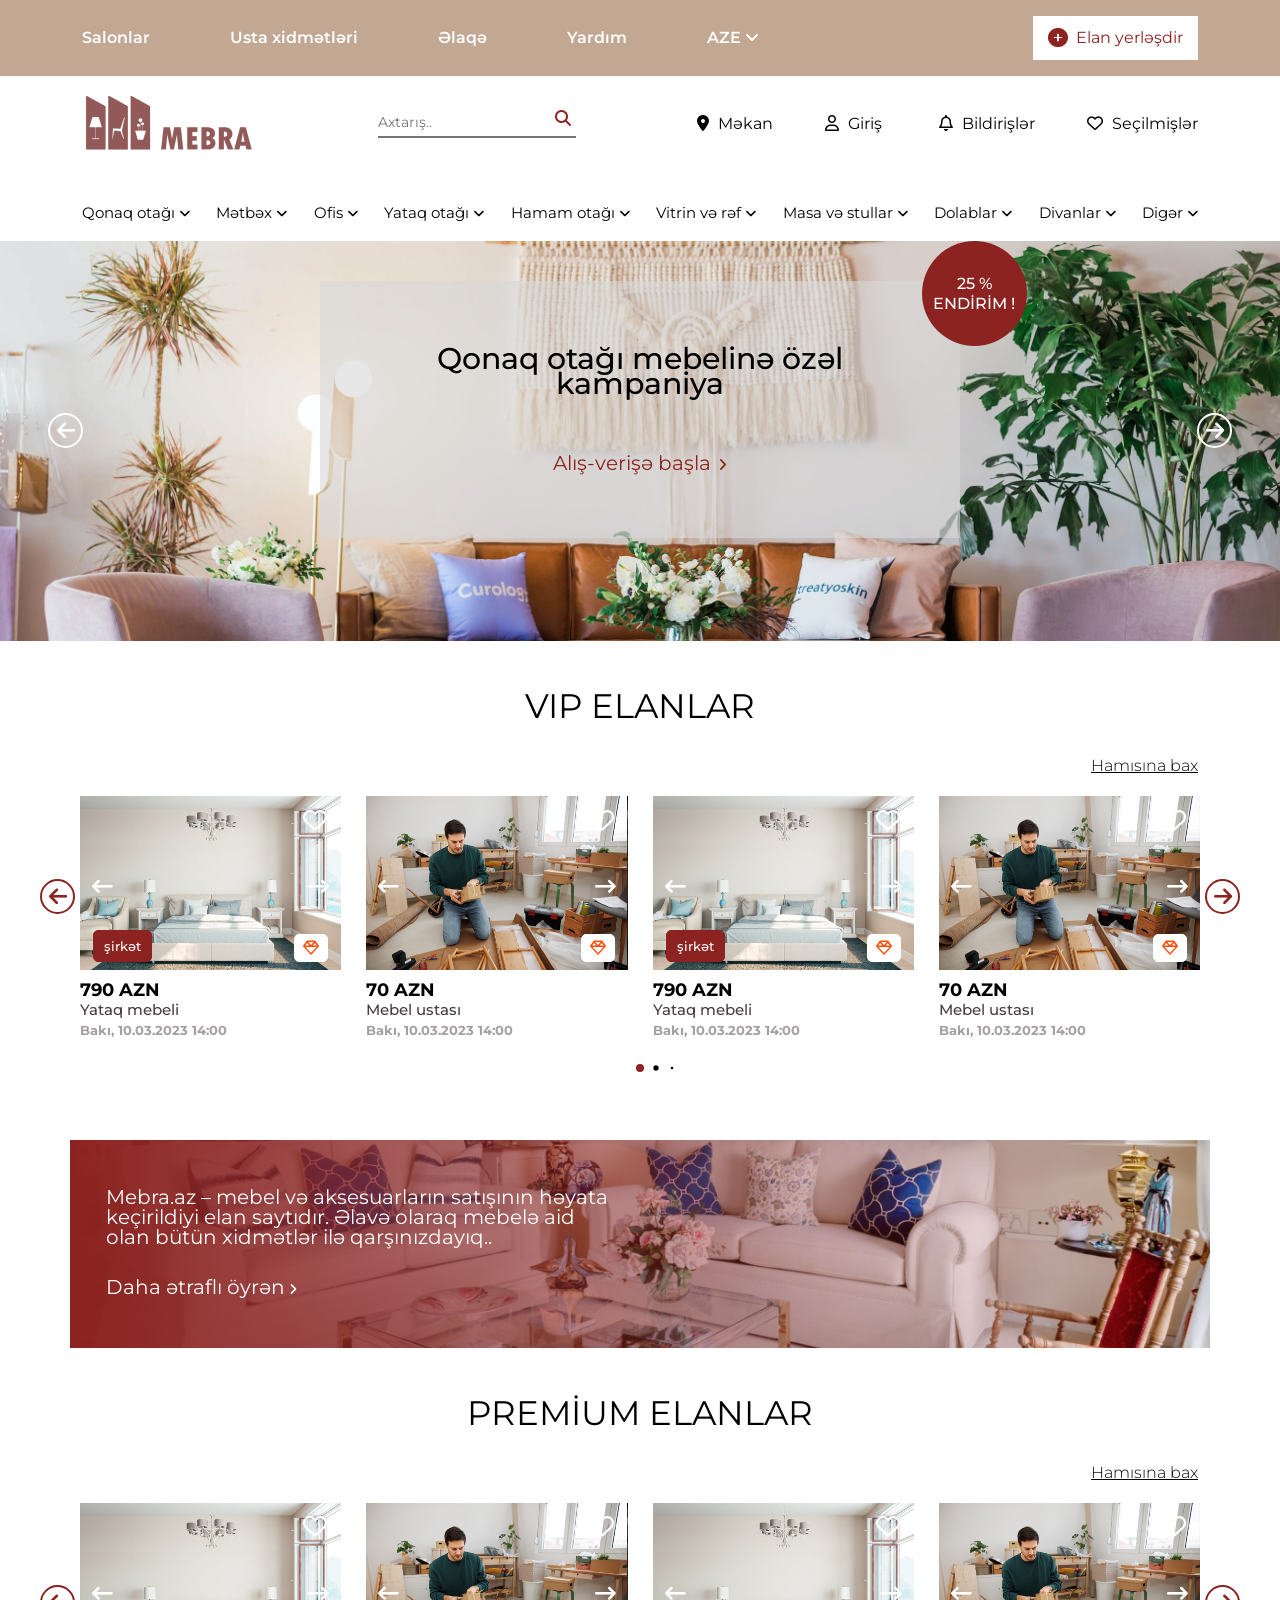
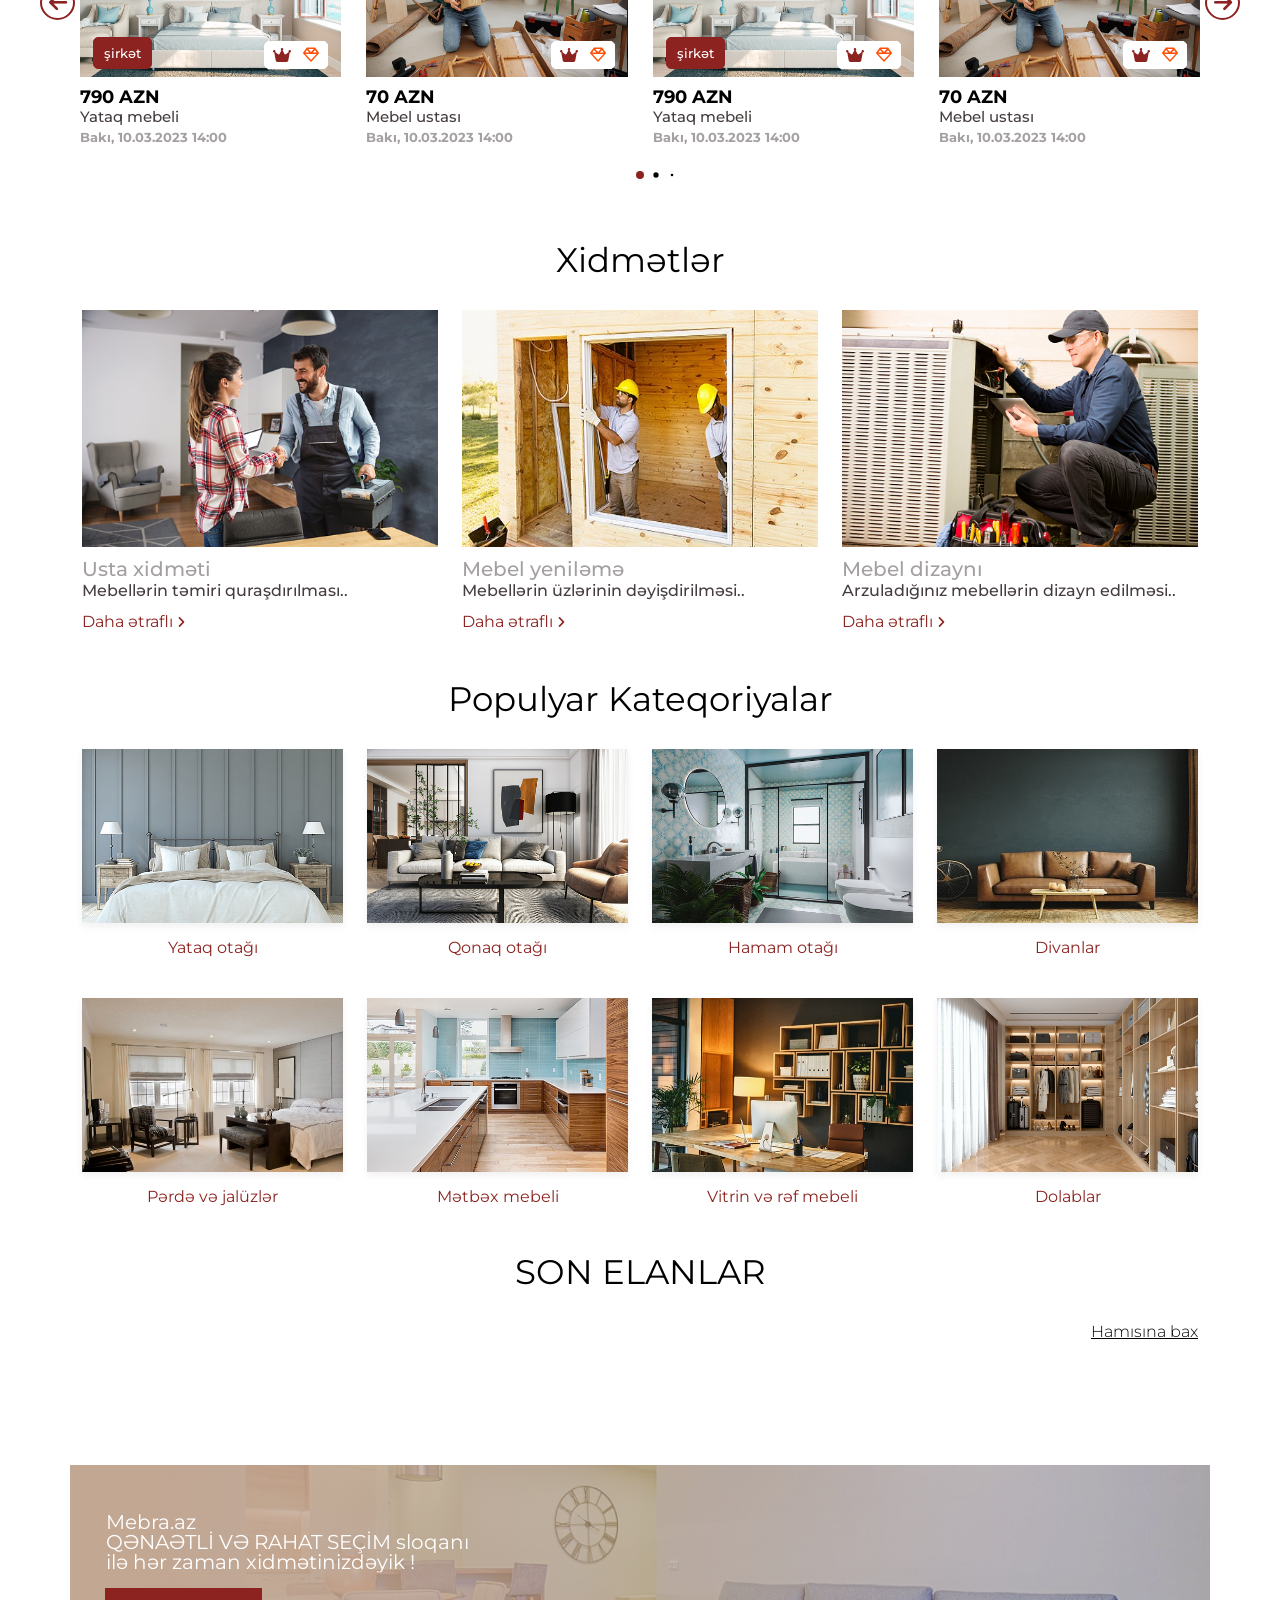
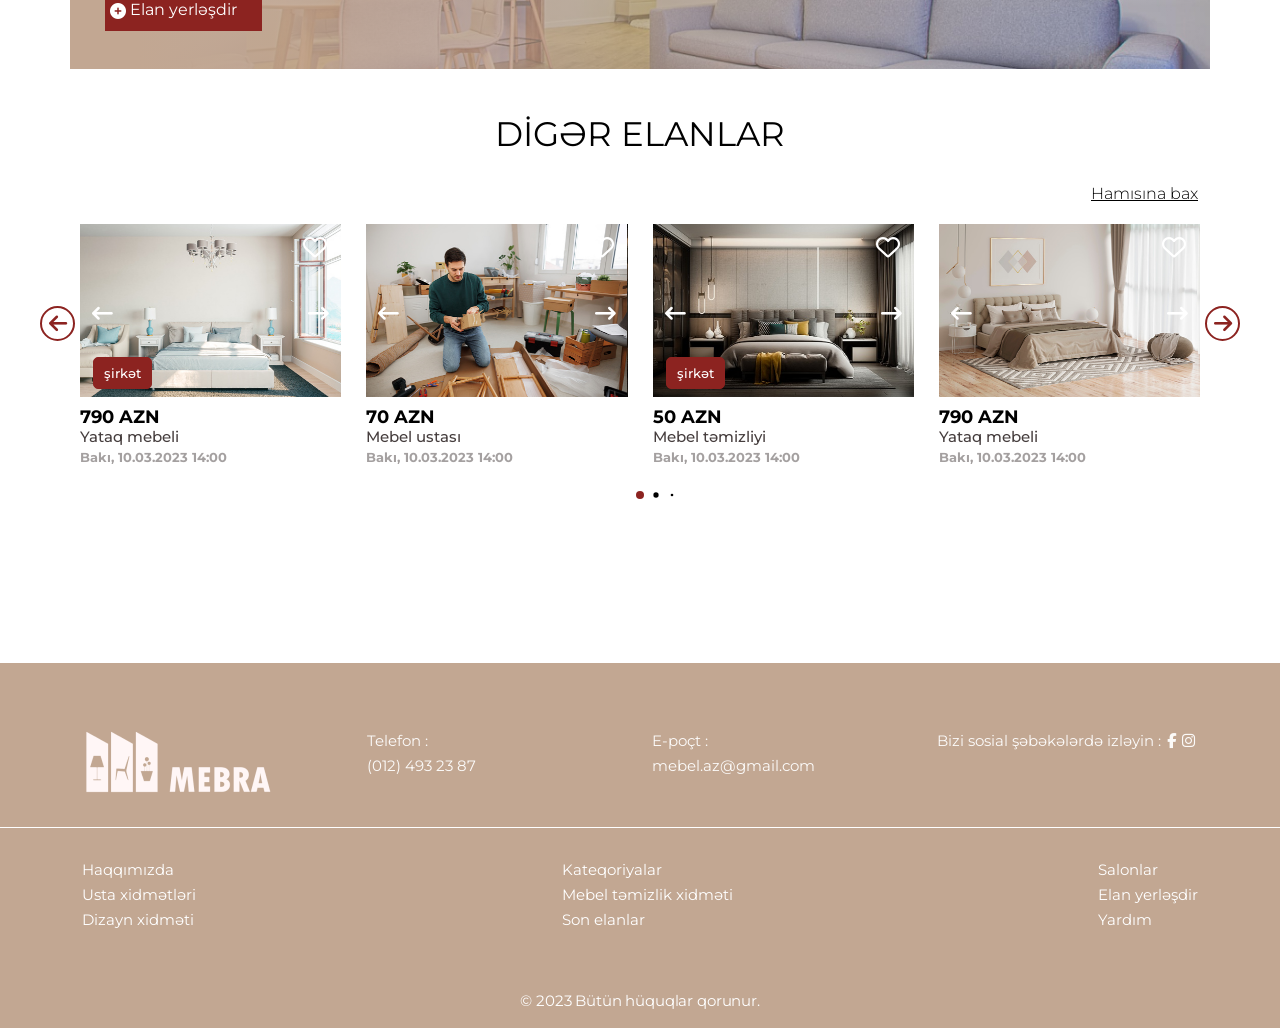
<file: index.html>
<!DOCTYPE html>
<html lang="en">

<head>
    <meta charset="UTF-8">
    <meta http-equiv="X-UA-Compatible" content="IE=edge">
    <meta name="viewport" content="width=device-width, initial-scale=1.0">
    <title>Əsas səhifə - mebra.az</title>
    <!-- all css here -->
    <link rel="stylesheet" href="https://cdn.jsdelivr.net/npm/swiper@9/swiper-bundle.min.css">
    <link rel="stylesheet" href="https://cdnjs.cloudflare.com/ajax/libs/font-awesome/6.3.0/css/all.min.css">
    <!-- <link rel="stylesheet" href="./assets/css/font-awesome.css"> -->
    <link href="./assets/css/bootstrap.min.css" rel="stylesheet"
        integrity="sha384-GLhlTQ8iRABdZLl6O3oVMWSktQOp6b7In1Zl3/Jr59b6EGGoI1aFkw7cmDA6j6gD" crossorigin="anonymous">
    <link rel="stylesheet" href="./assets/css/style.css">
</head>

<body>
   <!-- Section Mobile Header Start -->
    <div class="mobile-nav">
        <div class="header-overlay"></div>
        <div class="mobile-content">
            <div class="mobile-header">
                <div>
                    <figure>
                        <a href="index.html"><img src="./assets/images/logo/header-logo.png" class="header-logo-burger"
                            alt="header-logo-burger"></a>
                    </figure>
                </div>

                <div class="close-menu">
                    <span></span>
                </div>
            </div>

            <div class="body-menu">
                <ul>
                    <li>
                        <div class="dropdown">
                            <a class="btn-sm dropdown-toggle" href="#" role="button" data-bs-toggle="dropdown" aria-expanded="false">AZE</a>
                            <ul class="dropdown-menu">
                                <li>
                                    <a href="#" class="dropdown-item">RUS <i class="fas fa-angle-down"></i></a>
                                </li>

                                <li>
                                    <a href="#" class="dropdown-item">ENG <i class="fas fa-angle-down"></i></a>
                                </li>
                            </ul>
                        </div>
                    </li>

                    <li>
                        <a class="main" href="company.html">Salonlar</a>
                    </li>

                    <li>
                        <a class="main" href="master-services.html">Usta xidmətləri</a>
                    </li>

                    <li>
                        <a class="main" href="#">Əlaqə</a>
                    </li>

                    <li>
                        <a class="main" href="#">Yardım</a>
                    </li>
                </ul>

                <div class="card">
                    <div class="text-center">
                        <figure>
                            <a href="index.html"><img src="./assets/images/logo/header-logo.png" class="header-logo-burger"
                                alt="header-logo-burger"></a>
                        </figure>

                        <h6>Mebelə aid bütün xidmətlər ilə qarşınızdayıq.</h6>
                        <p>Elə indi <span><a href="register-select.html">QEYDİYYAT</a></span> - dan keçin və bütün xidmətləri kəşf edin</p>
                    </div>
                </div>
            </div>
        </div>
    </div>
    <!-- Section Mobile Header End -->

    <!-- Mobile Login -->
    <div class="mobile-login">
        <div class="login-overlay"></div>
        <div class="login-content">
            <div class="login-header">
                <div class="close-login">
                    <span></span>
                </div>
            </div>
            <div class="login-menu">
            </div>
        </div>
    </div>

    <!-- Section Header Start -->
    <header class="bg-C2A792">
        <div class="container mobile-burger">
            <div class="d-flex justify-content-between align-items-center">

                <div>
                    <div class="d-flex align-items-center">
                        <div class="bar">
                            <i class="fa-solid fa-bars"></i>
                        </div>
                    </div>
                </div>

                <div class="d-flex align-items-start">
                    <figure>
                        <a href="index.html">
                            <img src="./assets/images/logo/footer-logo.png" class="header-logo-burger" alt="header-logo">
                        </a>
                    </figure>
                </div>

                <div>
                    <div class="header-icons">
                        <i class="fa-solid fa-location-dot" id="user_mobile_location"></i>
                        <a href="login.html" id="user__mobile"><i class="fa-regular fa-user"></i></a>
                        <i class="fa-regular fa-bell" id="user_mobile_notification"></i>
                        <i class="fa-regular fa-heart" id="user_mobile_selected"></i>
                    </div>
                </div>
            </div>
        </div>

        <div class="container">
            <div class="d-flex justify-content-between align-items-center">
                <div>
                    <nav>
                        <ul class="navbar">
                            <li class="main">
                                <a href="company.html">Salonlar</a>
                            </li>

                            <li class="main">
                                <a href="master-services.html">Usta xidmətləri</a>
                            </li>

                            <li class="main">
                                <a href="#">Əlaqə</a>
                            </li>

                            <li class="main">
                                <a href="#">Yardım</a>
                            </li>

                            <li class="main">
                                <a href="#">AZE <i class="fas fa-angle-down"></i></a>

                                <ul class="dropdown-desktop">
                                    <li>
                                        <a href="#">RUS <i class="fas fa-angle-down"></i></a>
                                    </li>

                                    <li>
                                        <a href="#">ENG <i class="fas fa-angle-down"></i></a>
                                    </li>
                                </ul>
                            </li>
                        </ul>
                    </nav>
                </div>

                <div id="createAdvertBtn" class="login">
                    <i class="fa-solid fa-circle-plus"></i>
                    <a>Elan yerləşdir</a>
                </div>

            </div>
        </div>
    </header>

    <div class="container">
        <div class="mobile-form">
            <form action="#" class="d-flex justify-content-center align-items-center">
                <i class="fa-solid fa-search"></i>
                <input type="text" placeholder="Axtarış..">
            </form>
        </div>
    </div>

    <header class="header-none mt-20">
        <div class="container">
            <div class="d-flex justify-content-between align-items-center">
                <div>
                    <figure>
                        <a href="index.html">
                            <img src="./assets/images/logo/header-logo.png" class="header-logo" alt="header-logo">
                        </a>
                    </figure>
                </div>

                <div class="search-form">
                    <form action="#">
                        <i class="fa-solid fa-search"></i>
                        <input type="text" placeholder="Axtarış..">
                    </form>
                </div>

                <div>
                    <div class="header-icons">
                        <i class="fa-solid fa-location-dot"></i>
                        <span id="user_location">Məkan</span>
                        <i class="fa-regular fa-user" id="icon-desktop"></i>
                        <span id="user-desktop__login"><a href="login.html">Giriş</a></span>
                        <i class="fa-regular fa-bell"></i>
                        <span id="notification_text">Bildirişlər</span>
                        <i class="fa-regular fa-heart"></i>
                        <span id="selected_text">Seçilmişlər</span>
                    </div>
                </div>
            </div>
        </div>
    </header>
    <!-- Section Header End -->


    <!-- Section Add Announcement Start -->
    <div class="d-flex justify-content-center align-items-center d-lg-none" id="scroll-button">
        <div class="login" id="mobileCreateAdvertBtn">
            <i class="fa-solid fa-circle-plus"></i>
            <a>Elan yerləşdir</a>
        </div>
    </div>
    <!-- Section Add Announcement End -->


    <!-- Section Categories Mobile Start -->
    <div class="section-categories-mobile d-lg-none d-md-block d-sm-block d-block">
        <div class="container">
            <div class="row">
                <div class="col-md-3 col-sm-3 col-5">
                    <div class="categories-left d-flex justify-content-center align-items-center">
                        <figure>
                            <img src="./assets/images/categories/categories.jpg" class="all-categories__icon" alt="all-categories__icon">
                        </figure>
                    </div>

                    <div class="categories-all">
                        <span>Bütün kateqoriya</span>
                    </div>
                </div>

                <div class="col-md-9 col-sm-9 col-7">
                    <div class="swiper">
                        <div class="slide-content-categories">
                            <div class="swiper-wrapper">
                                
                                <div class="swiper-slide">
                                    <div class="categories-right">
                                        <figure>
                                            <img src="./assets/images/categories/categories-lounge.jpg" class="categories-image" alt="categories-lounge">
                                        </figure>
                
                                        <div class="categories-title">
                                            <a href="#">Qonaq otağı</a>
                                        </div>
                                    </div>
                                </div>

                                <div class="swiper-slide">
                                    <div class="categories-right">
                                        <figure>
                                            <img src="./assets/images/categories/categories-lounge.jpg" class="categories-image" alt="categories-lounge">
                                        </figure>
                
                                        <div class="categories-title">
                                            <a href="#">Mətbəx</a>
                                        </div>
                                    </div>
                                </div>

                                <div class="swiper-slide">
                                    <div class="categories-right">
                                        <figure>
                                            <img src="./assets/images/categories/categories-lounge.jpg" class="categories-image" alt="categories-lounge">
                                        </figure>
                
                                        <div class="categories-title">
                                            <a href="#">Ofis</a>
                                        </div>
                                    </div>
                                </div>

                                <div class="swiper-slide">
                                    <div class="categories-right">
                                        <figure>
                                            <img src="./assets/images/categories/categories-lounge.jpg" class="categories-image" alt="categories-lounge">
                                        </figure>
                
                                        <div class="categories-title">
                                            <a href="#">Yataq otağı</a>
                                        </div>
                                    </div>
                                </div>

                                <div class="swiper-slide">
                                    <div class="categories-right">
                                        <figure>
                                            <img src="./assets/images/categories/categories-lounge.jpg" class="categories-image" alt="categories-lounge">
                                        </figure>
                
                                        <div class="categories-title">
                                            <a href="#">Hamam otağı</a>
                                        </div>
                                    </div>
                                </div>

                                <div class="swiper-slide">
                                    <div class="categories-right">
                                        <figure>
                                            <img src="./assets/images/categories/categories-lounge.jpg" class="categories-image" alt="categories-lounge">
                                        </figure>
                
                                        <div class="categories-title">
                                            <a href="#">Vitrin və rəf</a>
                                        </div>
                                    </div>
                                </div>

                                <div class="swiper-slide">
                                    <div class="categories-right">
                                        <figure>
                                            <img src="./assets/images/categories/categories-lounge.jpg" class="categories-image" alt="categories-lounge">
                                        </figure>
                
                                        <div class="categories-title">
                                            <a href="#">Masa və stullar</a>
                                        </div>
                                    </div>
                                </div>

                                <div class="swiper-slide">
                                    <div class="categories-right">
                                        <figure>
                                            <img src="./assets/images/categories/categories-lounge.jpg" class="categories-image" alt="categories-lounge">
                                        </figure>
                
                                        <div class="categories-title">
                                            <a href="#">Dolablar</a>
                                        </div>
                                    </div>
                                </div>

                                <div class="swiper-slide">
                                    <div class="categories-right">
                                        <figure>
                                            <img src="./assets/images/categories/categories-lounge.jpg" class="categories-image" alt="categories-lounge">
                                        </figure>
                
                                        <div class="categories-title">
                                            <a href="#">Divanlar</a>
                                        </div>
                                    </div>
                                </div>

                                <div class="swiper-slide">
                                    <div class="categories-right">
                                        <figure>
                                            <img src="./assets/images/categories/categories-lounge.jpg" class="categories-image" alt="categories-lounge">
                                        </figure>
                
                                        <div class="categories-title">
                                            <a href="#">Digər</a>
                                        </div>
                                    </div>
                                </div>
                            </div>

                            <div class="swiper-button-next swiper-navBtn"></div>
                            <div class="swiper-button-prev swiper-navBtn"></div>
                        </div>
                    </div>
                </div>
            </div>
        </div>
    </div>
    <!-- Section Categories Mobile End -->


    <!-- Section Categories Desktop Start -->
    <div class="section-categories d-lg-block d-md-none d-sm-none d-none">
        <div class="container">
            <div class="row">
                <div class="col-lg-12">
                    <ul class="d-flex justify-content-between categories-list">

                        <li class="menu-item-has-children">
                            <a href="#">Qonaq otağı  <i class="fas fa-angle-down"></i></a>

                            <div class="sub-menu mega-menu mega-menu-column-3">
                                <div class="container">
                                    <div class="categories-list-item-bg">
                                        <div>
                                            <ul class="categories-list-item">
                                                <li><a href="#">Mebel dəstləri</a></li>
                                                <li><a href="#">Yumşaq mebel</a></li>
                                                <li><a href="#">Servantlar və komodlar</a></li>
                                                <li><a href="#">Masalar və oturacaqlar</a></li>
                                                <li><a href="#">Tv stendlər və altlıqlar</a></li>
                                            </ul>
                                        </div>
                    
                                        <div class="categories-list-item-relative">
                                            <figure>
                                                <img src="./assets/images/categories/lounge-item-one.jpg" class="categories-item-image" alt="lounge-item-one">
                                            </figure>
                    
                                            <div class="categories-list-item-link">
                                                <a href="#">Qonaq otağı elanlarını kəşf et</a>
                                            </div>
                                        </div>
                    
                                        <div class="categories-list-item-relative">
                                            <figure>
                                                <img src="./assets/images/categories/lounge-item-two.jpg" class="categories-item-image" alt="lounge-item-two">
                                            </figure>
                    
                                            <div class="categories-list-item-link">
                                                <a href="#">Qonaq otağınız üçün usta və dizayn xidmətləri</a>
                                            </div>
                                        </div>
                                    </div>
                                </div>
                            </div>
                        </li>

                        <li class="menu-item-has-children">
                            <a href="#">Mətbəx <i class="fas fa-angle-down"></i></a>

                            <div class="sub-menu mega-menu mega-menu-column-3">
                                <div class="container">
                                    <div class="categories-list-item-bg">
                                        <div>
                                            <ul class="categories-list-item">
                                                <li><a href="#">Mətbəx masaları</a></li>
                                                <li><a href="#">Mətbəx oturacaqları</a></li>
                                                <li><a href="#">Servantlar və şkaflar</a></li>
                                                <li><a href="#">Masalar və oturacaqlar</a></li>
                                                <li><a href="#">Yumuşaq mebellər</a></li>
                                            </ul>
                                        </div>
                    
                                        <div class="categories-list-item-relative">
                                            <figure>
                                                <img src="./assets/images/categories/lounge-item-one.jpg" class="categories-item-image" alt="lounge-item-one">
                                            </figure>
                    
                                            <div class="categories-list-item-link">
                                                <a href="#">Mətbəx mebeli elanlarını kəşf et</a>
                                            </div>
                                        </div>
                    
                                        <div class="categories-list-item-relative">
                                            <figure>
                                                <img src="./assets/images/categories/lounge-item-two.jpg" class="categories-item-image" alt="lounge-item-two">
                                            </figure>
                    
                                            <div class="categories-list-item-link">
                                                <a href="#">VİP elanlara baxın</a>
                                            </div>
                                        </div>
                                    </div>
                                </div>
                            </div>
                        </li>
                        
                        <li class="menu-item-has-children">
                            <a href="#">Ofis  <i class="fas fa-angle-down"></i></a>

                            <div class="sub-menu mega-menu mega-menu-column-3">
                                <div class="container">
                                    <div class="categories-list-item-bg">
                                        <div>
                                            <ul class="categories-list-item">
                                                <li><a href="#">Mebel dəstləri</a></li>
                                                <li><a href="#">Kreslolar və oturacaqlar</a></li>
                                                <li><a href="#">Masalar</a></li>
                                                <li><a href="#">Dolablar və rəflər</a></li>
                                                <li><a href="#">Digər ofis mebeli</a></li>
                                            </ul>
                                        </div>
                    
                                        <div class="categories-list-item-relative">
                                            <figure>
                                                <img src="./assets/images/categories/lounge-item-one.jpg" class="categories-item-image" alt="lounge-item-one">
                                            </figure>
                    
                                            <div class="categories-list-item-link">
                                                <a href="#">Ofis mebeli elanlarını kəşf et</a>
                                            </div>
                                        </div>
                    
                                        <div class="categories-list-item-relative">
                                            <figure>
                                                <img src="./assets/images/categories/lounge-item-two.jpg" class="categories-item-image" alt="lounge-item-two">
                                            </figure>
                    
                                            <div class="categories-list-item-link">
                                                <a href="#">Premium elanlara baxın</a>
                                            </div>
                                        </div>
                                    </div>
                                </div>
                            </div>
                        </li>

                        <li class="menu-item-has-children">
                            <a href="#">Yataq otağı  <i class="fas fa-angle-down"></i></a>

                            <div class="sub-menu mega-menu mega-menu-column-3">
                                <div class="container">
                                    <div class="categories-list-item-bg">
                                        <div>
                                            <ul class="categories-list-item">
                                                <li><a href="#">Mətbəx dəstləri</a></li>
                                                <li><a href="#">Çarpayılar</a></li>
                                                <li><a href="#">Döşəklər</a></li>
                                                <li><a href="#">Komadlar və tumbalar</a></li>
                                                <li><a href="#">Dolablar və şifonerlər</a></li>
                                            </ul>
                                        </div>
                    
                                        <div class="categories-list-item-relative">
                                            <figure>
                                                <img src="./assets/images/categories/lounge-item-one.jpg" class="categories-item-image" alt="lounge-item-one">
                                            </figure>
                    
                                            <div class="categories-list-item-link">
                                                <a href="#">Yataq mebeli elanlarını kəşf et</a>
                                            </div>
                                        </div>
                    
                                        <div class="categories-list-item-relative">
                                            <figure>
                                                <img src="./assets/images/categories/lounge-item-two.jpg" class="categories-item-image" alt="lounge-item-two">
                                            </figure>
                    
                                            <div class="categories-list-item-link">
                                                <a href="#">VİP elanlara baxın</a>
                                            </div>
                                        </div>
                                    </div>
                                </div>
                            </div>
                        </li>

                        <li class="menu-item-has-children">
                            <a href="#">Hamam otağı  <i class="fas fa-angle-down"></i></a>

                            <div class="sub-menu mega-menu mega-menu-column-3">
                                <div class="container">
                                    <div class="categories-list-item-bg">
                                        <div>
                                            <ul class="categories-list-item">
                                                <li><a href="#">Hamam şkafı və rəfi</a></li>
                                                <li><a href="#">Hamam aksesuarları</a></li>
                                            </ul>
                                        </div>
                    
                                        <div class="categories-list-item-relative">
                                            <figure>
                                                <img src="./assets/images/categories/lounge-item-one.jpg" class="categories-item-image" alt="lounge-item-one">
                                            </figure>
                    
                                            <div class="categories-list-item-link">
                                                <a href="#">Hamam otağı mebeli elanlarını kəşf et</a>
                                            </div>
                                        </div>
                    
                                        <div class="categories-list-item-relative">
                                            <figure>
                                                <img src="./assets/images/categories/lounge-item-two.jpg" class="categories-item-image" alt="lounge-item-two">
                                            </figure>
                    
                                            <div class="categories-list-item-link">
                                                <a href="#">Hamam otağınız üçün usta və dizayn xidmətləri</a>
                                            </div>
                                        </div>
                                    </div>
                                </div>
                            </div>
                        </li>

                        <li class="menu-item-has-children">
                            <a href="#">Vitrin və rəf  <i class="fas fa-angle-down"></i></a>

                            <div class="sub-menu mega-menu mega-menu-column-3">
                                <div class="container">
                                    <div class="categories-list-item-bg">
                                        <div>
                                            <ul class="categories-list-item">
                                                <li><a href="#">Mətbəx vitrin və rəfi</a></li>
                                                <li><a href="#">Qonaq otağı vitrin və rəf</a></li>
                                                <li><a href="#">Hamam otağı vitrin və rəf</a></li>
                                                <li><a href="#">Yataq otağı vitrin və rəf</a></li>
                                                <li><a href="#">Digər vitrin və rəflər</a></li>
                                            </ul>
                                        </div>
                    
                                        <div class="categories-list-item-relative">
                                            <figure>
                                                <img src="./assets/images/categories/lounge-item-one.jpg" class="categories-item-image" alt="lounge-item-one">
                                            </figure>
                    
                                            <div class="categories-list-item-link">
                                                <a href="#">Mətbəx mebeli elanlarını kəşf et</a>
                                            </div>
                                        </div>
                    
                                        <div class="categories-list-item-relative">
                                            <figure>
                                                <img src="./assets/images/categories/lounge-item-two.jpg" class="categories-item-image" alt="lounge-item-two">
                                            </figure>
                    
                                            <div class="categories-list-item-link">
                                                <a href="#">Vitrin və rəf aksesuarlarına baxın</a>
                                            </div>
                                        </div>
                                    </div>
                                </div>
                            </div>
                        </li>

                        <li class="menu-item-has-children">
                            <a href="#">Masa və stullar  <i class="fas fa-angle-down"></i></a>

                            <div class="sub-menu mega-menu mega-menu-column-3">
                                <div class="container">
                                    <div class="categories-list-item-bg">
                                        <div>
                                            <ul class="categories-list-item">
                                                <li><a href="#">Mətbəx masa və stullar</a></li>
                                                <li><a href="#">Qonaq otağı masa və stullar</a></li>
                                                <li><a href="#">Ofis masa və stulları</a></li>
                                                <li><a href="#">Yataq otağı masa və stullar</a></li>
                                                <li><a href="#">Bağça üçün masa və stullar</a></li>
                                            </ul>
                                        </div>
                    
                                        <div class="categories-list-item-relative">
                                            <figure>
                                                <img src="./assets/images/categories/lounge-item-one.jpg" class="categories-item-image" alt="lounge-item-one">
                                            </figure>
                    
                                            <div class="categories-list-item-link">
                                                <a href="#">Masa və stul elanlarını kəşf et</a>
                                            </div>
                                        </div>
                    
                                        <div class="categories-list-item-relative">
                                            <figure>
                                                <img src="./assets/images/categories/lounge-item-two.jpg" class="categories-item-image" alt="lounge-item-two">
                                            </figure>
                    
                                            <div class="categories-list-item-link">
                                                <a href="#">VİP elanlara bax</a>
                                            </div>
                                        </div>
                                    </div>
                                </div>
                            </div>
                        </li>

                        <li class="menu-item-has-children">
                            <a href="#">Dolablar  <i class="fas fa-angle-down"></i></a>

                            <div class="sub-menu mega-menu mega-menu-column-3">
                                <div class="container">
                                    <div class="categories-list-item-bg">
                                        <div>
                                            <ul class="categories-list-item">
                                                <li><a href="#">Mətbəx dolabları</a></li>
                                                <li><a href="#">Qonaq otağı dolabları</a></li>
                                                <li><a href="#">Hamam otağı dolabları</a></li>
                                                <li><a href="#">Yataq otağı dolabları</a></li>
                                                <li><a href="#">Digər dolablar</a></li>
                                            </ul>
                                        </div>
                    
                                        <div class="categories-list-item-relative">
                                            <figure>
                                                <img src="./assets/images/categories/lounge-item-one.jpg" class="categories-item-image" alt="lounge-item-one">
                                            </figure>
                    
                                            <div class="categories-list-item-link">
                                                <a href="#">Dolab elanlarını kəşf et</a>
                                            </div>
                                        </div>
                    
                                        <div class="categories-list-item-relative">
                                            <figure>
                                                <img src="./assets/images/categories/lounge-item-two.jpg" class="categories-item-image" alt="lounge-item-two">
                                            </figure>
                    
                                            <div class="categories-list-item-link">
                                                <a href="#">Usta xidmətlərinə baxın</a>
                                            </div>
                                        </div>
                                    </div>
                                </div>
                            </div>
                        </li>

                        <li class="menu-item-has-children">
                            <a href="#">Divanlar  <i class="fas fa-angle-down"></i></a>

                            <div class="sub-menu mega-menu mega-menu-column-3">
                                <div class="container">
                                    <div class="categories-list-item-bg">
                                        <div>
                                            <ul class="categories-list-item">
                                                <li><a href="#">Mətbəx divanları</a></li>
                                                <li><a href="#">Qonaq otağı divanları</a></li>
                                                <li><a href="#">Bağça divanları</a></li>
                                                <li><a href="#">Yataq otağı divanları</a></li>
                                            </ul>
                                        </div>
                    
                                        <div class="categories-list-item-relative">
                                            <figure>
                                                <img src="./assets/images/categories/lounge-item-one.jpg" class="categories-item-image" alt="lounge-item-one">
                                            </figure>
                    
                                            <div class="categories-list-item-link">
                                                <a href="#">Divan elanlarını kəşf et</a>
                                            </div>
                                        </div>
                    
                                        <div class="categories-list-item-relative">
                                            <figure>
                                                <img src="./assets/images/categories/lounge-item-two.jpg" class="categories-item-image" alt="lounge-item-two">
                                            </figure>
                    
                                            <div class="categories-list-item-link">
                                                <a href="#">Dizayn xidmətlərinə baxın</a>
                                            </div>
                                        </div>
                                    </div>
                                </div>
                            </div>
                        </li>

                        <li class="menu-item-has-children">
                            <a href="#">Digər  <i class="fas fa-angle-down"></i></a>

                            <div class="sub-menu mega-menu mega-menu-column-3">
                                <div class="container">
                                    <div class="categories-list-item-bg">
                                        <div>
                                            <ul class="categories-list-item">
                                                <li><a href="#">Uşaq otağı mebeli</a></li>
                                                <li><a href="#">Dəhliz mebeli</a></li>
                                                <li><a href="#">Bağça + eyvan mebeli</a></li>
                                                <li><a href="#">Ev aksesuarları</a></li>
                                            </ul>
                                        </div>
                    
                                        <div class="categories-list-item-relative">
                                            <figure>
                                                <img src="./assets/images/categories/lounge-item-one.jpg" class="categories-item-image" alt="lounge-item-one">
                                            </figure>
                    
                                            <div class="categories-list-item-link">
                                                <a href="#">Ev aksesuarlarını kəşf et</a>
                                            </div>
                                        </div>
                    
                                        <div class="categories-list-item-relative">
                                            <figure>
                                                <img src="./assets/images/categories/lounge-item-two.jpg" class="categories-item-image" alt="lounge-item-two">
                                            </figure>
                    
                                            <div class="categories-list-item-link">
                                                <a href="#">Dizayn və usta xidmətlərinə baxın</a>
                                            </div>
                                        </div>
                                    </div>
                                </div>
                            </div>
                        </li>
                    </ul>
                </div>
            </div>
        </div>
    </div>
    <!-- Section Categories Desktop end -->


    <!-- Section Home Slider Start -->
    <div class="section-home-slider">

        <div class="slide-container-home swiper">
            <div class="slide-content-home">
                <div class="swiper-wrapper">

                    <div class="swiper-slide">
                        <div class="home-slider">
                            <figure>
                                <img src="./assets/images/slider/bg-private-compaign.jpg" class="home-image" alt="home-image-one">
                            </figure>
                
                            <div class="bg-rgba-217">
                                <div class="home-slider-title">
                                    <h1>Qonaq otağı mebelinə özəl kampaniya</h1>
                                </div>
                
                                <div class="home-slider-subtitle">
                                    <a href="#">Alış-verişə başla</a>
                                    <span><i class="fa-solid fa-angle-right"></i></span>
                                </div>
                            </div>

                            <div class="home-slider-price">
                                <span>25 % ENDİRİM !</span>
                            </div>
                        </div>
                    </div>

                    <div class="swiper-slide">
                        <div class="home-slider">
                            <figure>
                                <img src="./assets/images/slider/bg-private-compaign.jpg" class="home-image" alt="home-image-one">
                            </figure>
                
                            <div class="bg-rgba-217">
                                <div class="home-slider-title">
                                    <h1>Qonaq otağı mebelinə özəl kampaniya</h1>
                                </div>
                
                                <div class="home-slider-subtitle">
                                    <a href="#">Alış-verişə başla</a>
                                    <span><i class="fa-solid fa-angle-right"></i></span>
                                </div>
                            </div>

                            <div class="home-slider-price">
                                <span>25 % ENDİRİM !</span>
                            </div>
                        </div>
                    </div>

                    <div class="swiper-slide">
                        <div class="home-slider">
                            <figure>
                                <img src="./assets/images/slider/bg-private-compaign.jpg" class="home-image" alt="home-image-one">
                            </figure>
                
                            <div class="bg-rgba-217">
                                <div class="home-slider-title">
                                    <h1>Qonaq otağı mebelinə özəl kampaniya</h1>
                                </div>
                
                                <div class="home-slider-subtitle">
                                    <a href="#">Alış-verişə başla</a>
                                    <span><i class="fa-solid fa-angle-right"></i></span>
                                </div>
                            </div>

                            <div class="home-slider-price">
                                <span>25 % ENDİRİM !</span>
                            </div>

                        </div>
                    </div>
                </div>

                <div class="swiper-button-next-home swiper-navBtn-home"></div>
                <div class="swiper-button-prev-home swiper-navBtn-home"></div>
            </div>
        </div>
    </div>
    <!-- Section Home Slider End -->


    <!-- Section Vip-Announcement Start -->
    <div class="section-announcement">
        <div class="container">
            <div class="row">
                <div class="col-lg-12">
                    <h2 class="section-announcement-title">VIP ELANLAR</h2>
                    <div class="section-announcement-subtitle">
                        <a href="vip.html">Hamısına bax</a>
                    </div>
                </div>
            </div>
        </div>

        <div class="container slide-container swiper">
            <div class="slide-content">
                <div class="swiper-wrapper">

                    <div class="swiper-slide">
                        <div class="product-item">
                            <figure>
                                <div class="swiper">
                                    <div class="slide-content-item">
                                        <div class="swiper-wrapper">
                                            <div class="swiper-slide">
                                                <img src="./assets/images/product/product-one.jpg" class="product-image" alt="product-image-one">
                                            </div>

                                            <div class="swiper-slide">
                                                <img src="./assets/images/product/product-two.jpg" class="product-image" alt="product-image-two">
                                            </div>

                                            <div class="swiper-slide">
                                                <img src="./assets/images/product/product-three.jpg" class="product-image" alt="product-image-three">
                                            </div>

                                            <div class="swiper-slide">
                                                <img src="./assets/images/product/product-four.jpg" class="product-image" alt="product-image-four">
                                            </div>
                                        </div>

                                        <div class="swiper-button-next-item swiper-navBtn"></div>
                                        <div class="swiper-button-prev-item swiper-navBtn"></div>
                                    </div>
                                </div>
                            </figure>
                            <span class="product-icon"><i class="fa-regular fa-heart fa-2xl"></i></span>
                        </div>

                        <div class="product-button">
                            <button>şirkət</button>
                        </div>

                        <div class="product-icons" id="product-icons-vip">
                            <span><i class="fa-regular fa-gem"></i></span>
                        </div>

                        <div class="product-description">
                            <ul>
                                <li>790 AZN</li>
                                <li>Yataq mebeli</li>
                                <li>Bakı, 10.03.2023 14:00</li>
                            </ul>
                        </div>
                    </div>

                    <div class="swiper-slide">
                        <div class="product-item">
                            <figure>
                                <div class="swiper">
                                    <div class="slide-content-item">
                                        <div class="swiper-wrapper">
                                            <div class="swiper-slide">
                                                <img src="./assets/images/product/product-two.jpg" class="product-image" alt="product-image-two">
                                            </div>

                                            <div class="swiper-slide">
                                                <img src="./assets/images/product/product-three.jpg" class="product-image" alt="product-image-three">
                                            </div>

                                            <div class="swiper-slide">
                                                <img src="./assets/images/product/product-four.jpg" class="product-image" alt="product-image-four">
                                            </div>

                                            <div class="swiper-slide">
                                                <img src="./assets/images/product/product-one.jpg" class="product-image" alt="product-image-one">
                                            </div>
                                        </div>

                                        <div class="swiper-button-next-item swiper-navBtn"></div>
                                        <div class="swiper-button-prev-item swiper-navBtn"></div>
                                    </div>
                                </div>
                            </figure>
                            <span class="product-icon"><i class="fa-regular fa-heart fa-2xl"></i></span>
                        </div>

                        <div class="product-icons" id="product-icons-vip">
                            <span><i class="fa-regular fa-gem"></i></span>
                        </div>

                        <div class="product-description">
                            <ul>
                                <li>70 AZN</li>
                                <li>Mebel ustası </li>
                                <li>Bakı, 10.03.2023 14:00</li>
                            </ul>
                        </div>
                    </div>

                    <div class="swiper-slide">
                        <div class="product-item">
                            <figure>
                                <div class="swiper">
                                    <div class="slide-content-item">
                                        <div class="swiper-wrapper">
                                            <div class="swiper-slide">
                                                <img src="./assets/images/product/product-one.jpg" class="product-image" alt="product-image-one">
                                            </div>

                                            <div class="swiper-slide">
                                                <img src="./assets/images/product/product-two.jpg" class="product-image" alt="product-image-two">
                                            </div>

                                            <div class="swiper-slide">
                                                <img src="./assets/images/product/product-three.jpg" class="product-image" alt="product-image-three">
                                            </div>

                                            <div class="swiper-slide">
                                                <img src="./assets/images/product/product-four.jpg" class="product-image" alt="product-image-four">
                                            </div>
                                        </div>

                                        <div class="swiper-button-next-item swiper-navBtn"></div>
                                        <div class="swiper-button-prev-item swiper-navBtn"></div>
                                    </div>
                                </div>
                            </figure>
                            <span class="product-icon"><i class="fa-regular fa-heart fa-2xl"></i></span>
                        </div>

                        <div class="product-button">
                            <button>şirkət</button>
                        </div>

                        <div class="product-icons" id="product-icons-vip">
                            <span><i class="fa-regular fa-gem"></i></span>
                        </div>

                        <div class="product-description">
                            <ul>
                                <li>790 AZN</li>
                                <li>Yataq mebeli</li>
                                <li>Bakı, 10.03.2023 14:00</li>
                            </ul>
                        </div>
                    </div>

                    <div class="swiper-slide">
                        <div class="product-item">
                            <figure>
                                <div class="swiper">
                                    <div class="slide-content-item">
                                        <div class="swiper-wrapper">
                                            <div class="swiper-slide">
                                                <img src="./assets/images/product/product-two.jpg" class="product-image" alt="product-image-two">
                                            </div>

                                            <div class="swiper-slide">
                                                <img src="./assets/images/product/product-three.jpg" class="product-image" alt="product-image-three">
                                            </div>

                                            <div class="swiper-slide">
                                                <img src="./assets/images/product/product-four.jpg" class="product-image" alt="product-image-four">
                                            </div>

                                            <div class="swiper-slide">
                                                <img src="./assets/images/product/product-one.jpg" class="product-image" alt="product-image-one">
                                            </div>
                                        </div>

                                        <div class="swiper-button-next-item swiper-navBtn"></div>
                                        <div class="swiper-button-prev-item swiper-navBtn"></div>
                                    </div>
                                </div>
                            </figure>
                            <span class="product-icon"><i class="fa-regular fa-heart fa-2xl"></i></span>
                        </div>

                        <div class="product-icons" id="product-icons-vip">
                            <span><i class="fa-regular fa-gem"></i></span>
                        </div>

                        <div class="product-description">
                            <ul>
                                <li>70 AZN</li>
                                <li>Mebel ustası </li>
                                <li>Bakı, 10.03.2023 14:00</li>
                            </ul>
                        </div>
                    </div>

                    <div class="swiper-slide">
                        <div class="product-item">
                            <figure>
                                <div class="swiper">
                                    <div class="slide-content-item">
                                        <div class="swiper-wrapper">
                                            <div class="swiper-slide">
                                                <img src="./assets/images/product/product-one.jpg" class="product-image" alt="product-image-one">
                                            </div>

                                            <div class="swiper-slide">
                                                <img src="./assets/images/product/product-two.jpg" class="product-image" alt="product-image-two">
                                            </div>

                                            <div class="swiper-slide">
                                                <img src="./assets/images/product/product-three.jpg" class="product-image" alt="product-image-three">
                                            </div>

                                            <div class="swiper-slide">
                                                <img src="./assets/images/product/product-four.jpg" class="product-image" alt="product-image-four">
                                            </div>
                                        </div>

                                        <div class="swiper-button-next-item swiper-navBtn"></div>
                                        <div class="swiper-button-prev-item swiper-navBtn"></div>
                                    </div>
                                </div>
                            </figure>
                            <span class="product-icon"><i class="fa-regular fa-heart fa-2xl"></i></span>
                        </div>

                        <div class="product-button">
                            <button>şirkət</button>
                        </div>

                        <div class="product-icons" id="product-icons-vip">
                            <span><i class="fa-regular fa-gem"></i></span>
                        </div>

                        <div class="product-description">
                            <ul>
                                <li>790 AZN</li>
                                <li>Yataq mebeli</li>
                                <li>Bakı, 10.03.2023 14:00</li>
                            </ul>
                        </div>
                    </div>

                    <div class="swiper-slide">
                        <div class="product-item">
                            <figure>
                                <div class="swiper">
                                    <div class="slide-content-item">
                                        <div class="swiper-wrapper">
                                            <div class="swiper-slide">
                                                <img src="./assets/images/product/product-two.jpg" class="product-image" alt="product-image-two">
                                            </div>

                                            <div class="swiper-slide">
                                                <img src="./assets/images/product/product-three.jpg" class="product-image" alt="product-image-three">
                                            </div>

                                            <div class="swiper-slide">
                                                <img src="./assets/images/product/product-four.jpg" class="product-image" alt="product-image-four">
                                            </div>

                                            <div class="swiper-slide">
                                                <img src="./assets/images/product/product-one.jpg" class="product-image" alt="product-image-one">
                                            </div>
                                        </div>

                                        <div class="swiper-button-next-item swiper-navBtn"></div>
                                        <div class="swiper-button-prev-item swiper-navBtn"></div>
                                    </div>
                                </div>
                            </figure>
                            <span class="product-icon"><i class="fa-regular fa-heart fa-2xl"></i></span>
                        </div>

                        <div class="product-icons" id="product-icons-vip">
                            <span><i class="fa-regular fa-gem"></i></span>
                        </div>

                        <div class="product-description">
                            <ul>
                                <li>70 AZN</li>
                                <li>Mebel ustası </li>
                                <li>Bakı, 10.03.2023 14:00</li>
                            </ul>
                        </div>
                    </div>

                    <div class="swiper-slide">
                        <div class="product-item">
                            <figure>
                                <div class="swiper">
                                    <div class="slide-content-item">
                                        <div class="swiper-wrapper">
                                            <div class="swiper-slide">
                                                <img src="./assets/images/product/product-one.jpg" class="product-image" alt="product-image-one">
                                            </div>

                                            <div class="swiper-slide">
                                                <img src="./assets/images/product/product-two.jpg" class="product-image" alt="product-image-two">
                                            </div>

                                            <div class="swiper-slide">
                                                <img src="./assets/images/product/product-three.jpg" class="product-image" alt="product-image-three">
                                            </div>

                                            <div class="swiper-slide">
                                                <img src="./assets/images/product/product-four.jpg" class="product-image" alt="product-image-four">
                                            </div>
                                        </div>

                                        <div class="swiper-button-next-item swiper-navBtn"></div>
                                        <div class="swiper-button-prev-item swiper-navBtn"></div>
                                    </div>
                                </div>
                            </figure>
                            <span class="product-icon"><i class="fa-regular fa-heart fa-2xl"></i></span>
                        </div>

                        <div class="product-button">
                            <button>şirkət</button>
                        </div>

                        <div class="product-icons" id="product-icons-vip">
                            <span><i class="fa-regular fa-gem"></i></span>
                        </div>

                        <div class="product-description">
                            <ul>
                                <li>790 AZN</li>
                                <li>Yataq mebeli</li>
                                <li>Bakı, 10.03.2023 14:00</li>
                            </ul>
                        </div>
                    </div>

                    <div class="swiper-slide">
                        <div class="product-item">
                            <figure>
                                <div class="swiper">
                                    <div class="slide-content-item">
                                        <div class="swiper-wrapper">
                                            <div class="swiper-slide">
                                                <img src="./assets/images/product/product-two.jpg" class="product-image" alt="product-image-two">
                                            </div>

                                            <div class="swiper-slide">
                                                <img src="./assets/images/product/product-three.jpg" class="product-image" alt="product-image-three">
                                            </div>

                                            <div class="swiper-slide">
                                                <img src="./assets/images/product/product-four.jpg" class="product-image" alt="product-image-four">
                                            </div>

                                            <div class="swiper-slide">
                                                <img src="./assets/images/product/product-one.jpg" class="product-image" alt="product-image-one">
                                            </div>
                                        </div>

                                        <div class="swiper-button-next-item swiper-navBtn"></div>
                                        <div class="swiper-button-prev-item swiper-navBtn"></div>
                                    </div>
                                </div>
                            </figure>
                            <span class="product-icon"><i class="fa-regular fa-heart fa-2xl"></i></span>
                        </div>

                        <div class="product-icons" id="product-icons-vip">
                            <span><i class="fa-regular fa-gem"></i></span>
                        </div>

                        <div class="product-description">
                            <ul>
                                <li>70 AZN</li>
                                <li>Mebel ustası </li>
                                <li>Bakı, 10.03.2023 14:00</li>
                            </ul>
                        </div>
                    </div>
                </div>

                <div class="swiper-button-next swiper-navBtn"></div>
                <div class="swiper-button-prev swiper-navBtn"></div>
                <div class="swiper-pagination"></div>
            </div>
        </div>
    </div>
    <!-- Section Vip-Announcement End -->


    <!-- Section Background Start -->
    <div class="section-background">
        <div class="container">
            <div class="row bg-image">
                <div class="col-lg-12 bg-linear-100">
                    <p>Mebra.az – mebel və aksesuarların satışının həyata keçirildiyi elan saytıdır. Əlavə olaraq mebelə
                        aid olan bütün xidmətlər ilə qarşınızdayıq..</p>
                    <div class="background-button">
                        <a href="furniture-internal.html">Daha ətraflı öyrən</a>
                        <i class="fa-solid fa-angle-right"></i>
                    </div>
                </div>
            </div>
        </div>
    </div>
    <!-- Section Background End -->


    <!-- Section Premium-Announcement Start -->
    <div class="section-announcement">
        <div class="container">
            <div class="row">
                <div class="col-lg-12">
                    <h2 class="section-announcement-title">PREMİUM ELANLAR</h2>
                    <div class="section-announcement-subtitle">
                        <a href="premium.html">Hamısına bax</a>
                    </div>
                </div>
            </div>
        </div>

        <div class="container slide-container swiper">
            <div class="slide-content">
                <div class="swiper-wrapper">

                    <div class="swiper-slide">
                        <div class="product-item">
                            <figure>
                                <div class="swiper">
                                    <div class="slide-content-item">
                                        <div class="swiper-wrapper">
                                            <div class="swiper-slide">
                                                <img src="./assets/images/product/product-one.jpg" class="product-image" alt="product-image-one">
                                            </div>

                                            <div class="swiper-slide">
                                                <img src="./assets/images/product/product-two.jpg" class="product-image" alt="product-image-two">
                                            </div>

                                            <div class="swiper-slide">
                                                <img src="./assets/images/product/product-three.jpg" class="product-image" alt="product-image-three">
                                            </div>

                                            <div class="swiper-slide">
                                                <img src="./assets/images/product/product-four.jpg" class="product-image" alt="product-image-four">
                                            </div>
                                        </div>

                                        <div class="swiper-button-next-item swiper-navBtn"></div>
                                        <div class="swiper-button-prev-item swiper-navBtn"></div>
                                    </div>
                                </div>
                            </figure>
                            <span class="product-icon"><i class="fa-regular fa-heart fa-2xl"></i></span>
                        </div>

                        <div class="product-button">
                            <button>şirkət</button>
                        </div>

                        <div class="product-icons">
                            <span><i class="fa-sharp fa-solid fa-crown"></i></span>
                            <span><i class="fa-regular fa-gem"></i></span>
                        </div>

                        <div class="product-description">
                            <ul>
                                <li>790 AZN</li>
                                <li>Yataq mebeli</li>
                                <li>Bakı, 10.03.2023 14:00</li>
                            </ul>
                        </div>
                    </div>

                    <div class="swiper-slide">
                        <div class="product-item">
                            <figure>
                                <div class="swiper">
                                    <div class="slide-content-item">
                                        <div class="swiper-wrapper">
                                            <div class="swiper-slide">
                                                <img src="./assets/images/product/product-two.jpg" class="product-image" alt="product-image-two">
                                            </div>

                                            <div class="swiper-slide">
                                                <img src="./assets/images/product/product-three.jpg" class="product-image" alt="product-image-three">
                                            </div>

                                            <div class="swiper-slide">
                                                <img src="./assets/images/product/product-four.jpg" class="product-image" alt="product-image-four">
                                            </div>

                                            <div class="swiper-slide">
                                                <img src="./assets/images/product/product-one.jpg" class="product-image" alt="product-image-one">
                                            </div>
                                        </div>

                                        <div class="swiper-button-next-item swiper-navBtn"></div>
                                        <div class="swiper-button-prev-item swiper-navBtn"></div>
                                    </div>
                                </div>
                            </figure>
                            <span class="product-icon"><i class="fa-regular fa-heart fa-2xl"></i></span>
                        </div>

                        <div class="product-icons">
                            <span><i class="fa-sharp fa-solid fa-crown"></i></span>
                            <span><i class="fa-regular fa-gem"></i></span>
                        </div>

                        <div class="product-description">
                            <ul>
                                <li>70 AZN</li>
                                <li>Mebel ustası </li>
                                <li>Bakı, 10.03.2023 14:00</li>
                            </ul>
                        </div>
                    </div>

                    <div class="swiper-slide">
                        <div class="product-item">
                            <figure>
                                <div class="swiper">
                                    <div class="slide-content-item">
                                        <div class="swiper-wrapper">
                                            <div class="swiper-slide">
                                                <img src="./assets/images/product/product-one.jpg" class="product-image" alt="product-image-one">
                                            </div>

                                            <div class="swiper-slide">
                                                <img src="./assets/images/product/product-two.jpg" class="product-image" alt="product-image-two">
                                            </div>

                                            <div class="swiper-slide">
                                                <img src="./assets/images/product/product-three.jpg" class="product-image" alt="product-image-three">
                                            </div>

                                            <div class="swiper-slide">
                                                <img src="./assets/images/product/product-four.jpg" class="product-image" alt="product-image-four">
                                            </div>
                                        </div>

                                        <div class="swiper-button-next-item swiper-navBtn"></div>
                                        <div class="swiper-button-prev-item swiper-navBtn"></div>
                                    </div>
                                </div>
                            </figure>
                            <span class="product-icon"><i class="fa-regular fa-heart fa-2xl"></i></span>
                        </div>

                        <div class="product-button">
                            <button>şirkət</button>
                        </div>

                        <div class="product-icons">
                            <span><i class="fa-sharp fa-solid fa-crown"></i></span>
                            <span><i class="fa-regular fa-gem"></i></span>
                        </div>

                        <div class="product-description">
                            <ul>
                                <li>790 AZN</li>
                                <li>Yataq mebeli</li>
                                <li>Bakı, 10.03.2023 14:00</li>
                            </ul>
                        </div>
                    </div>

                    <div class="swiper-slide">
                        <div class="product-item">
                            <figure>
                                <div class="swiper">
                                    <div class="slide-content-item">
                                        <div class="swiper-wrapper">
                                            <div class="swiper-slide">
                                                <img src="./assets/images/product/product-two.jpg" class="product-image" alt="product-image-two">
                                            </div>

                                            <div class="swiper-slide">
                                                <img src="./assets/images/product/product-three.jpg" class="product-image" alt="product-image-three">
                                            </div>

                                            <div class="swiper-slide">
                                                <img src="./assets/images/product/product-four.jpg" class="product-image" alt="product-image-four">
                                            </div>

                                            <div class="swiper-slide">
                                                <img src="./assets/images/product/product-one.jpg" class="product-image" alt="product-image-one">
                                            </div>
                                        </div>

                                        <div class="swiper-button-next-item swiper-navBtn"></div>
                                        <div class="swiper-button-prev-item swiper-navBtn"></div>
                                    </div>
                                </div>
                            </figure>
                            <span class="product-icon"><i class="fa-regular fa-heart fa-2xl"></i></span>
                        </div>

                        <div class="product-icons">
                            <span><i class="fa-sharp fa-solid fa-crown"></i></span>
                            <span><i class="fa-regular fa-gem"></i></span>
                        </div>

                        <div class="product-description">
                            <ul>
                                <li>70 AZN</li>
                                <li>Mebel ustası </li>
                                <li>Bakı, 10.03.2023 14:00</li>
                            </ul>
                        </div>
                    </div>

                    <div class="swiper-slide">
                        <div class="product-item">
                            <figure>
                                <div class="swiper">
                                    <div class="slide-content-item">
                                        <div class="swiper-wrapper">
                                            <div class="swiper-slide">
                                                <img src="./assets/images/product/product-one.jpg" class="product-image" alt="product-image-one">
                                            </div>

                                            <div class="swiper-slide">
                                                <img src="./assets/images/product/product-two.jpg" class="product-image" alt="product-image-two">
                                            </div>

                                            <div class="swiper-slide">
                                                <img src="./assets/images/product/product-three.jpg" class="product-image" alt="product-image-three">
                                            </div>

                                            <div class="swiper-slide">
                                                <img src="./assets/images/product/product-four.jpg" class="product-image" alt="product-image-four">
                                            </div>
                                        </div>

                                        <div class="swiper-button-next-item swiper-navBtn"></div>
                                        <div class="swiper-button-prev-item swiper-navBtn"></div>
                                    </div>
                                </div>
                            </figure>
                            <span class="product-icon"><i class="fa-regular fa-heart fa-2xl"></i></span>
                        </div>

                        <div class="product-button">
                            <button>şirkət</button>
                        </div>

                        <div class="product-icons">
                            <span><i class="fa-sharp fa-solid fa-crown"></i></span>
                            <span><i class="fa-regular fa-gem"></i></span>
                        </div>

                        <div class="product-description">
                            <ul>
                                <li>790 AZN</li>
                                <li>Yataq mebeli</li>
                                <li>Bakı, 10.03.2023 14:00</li>
                            </ul>
                        </div>
                    </div>

                    <div class="swiper-slide">
                        <div class="product-item">
                            <figure>
                                <div class="swiper">
                                    <div class="slide-content-item">
                                        <div class="swiper-wrapper">
                                            <div class="swiper-slide">
                                                <img src="./assets/images/product/product-two.jpg" class="product-image" alt="product-image-two">
                                            </div>

                                            <div class="swiper-slide">
                                                <img src="./assets/images/product/product-three.jpg" class="product-image" alt="product-image-three">
                                            </div>

                                            <div class="swiper-slide">
                                                <img src="./assets/images/product/product-four.jpg" class="product-image" alt="product-image-four">
                                            </div>

                                            <div class="swiper-slide">
                                                <img src="./assets/images/product/product-one.jpg" class="product-image" alt="product-image-one">
                                            </div>
                                        </div>

                                        <div class="swiper-button-next-item swiper-navBtn"></div>
                                        <div class="swiper-button-prev-item swiper-navBtn"></div>
                                    </div>
                                </div>
                            </figure>
                            <span class="product-icon"><i class="fa-regular fa-heart fa-2xl"></i></span>
                        </div>

                        <div class="product-icons">
                            <span><i class="fa-sharp fa-solid fa-crown"></i></span>
                            <span><i class="fa-regular fa-gem"></i></span>
                        </div>

                        <div class="product-description">
                            <ul>
                                <li>70 AZN</li>
                                <li>Mebel ustası </li>
                                <li>Bakı, 10.03.2023 14:00</li>
                            </ul>
                        </div>
                    </div>

                    <div class="swiper-slide">
                        <div class="product-item">
                            <figure>
                                <div class="swiper">
                                    <div class="slide-content-item">
                                        <div class="swiper-wrapper">
                                            <div class="swiper-slide">
                                                <img src="./assets/images/product/product-one.jpg" class="product-image" alt="product-image-one">
                                            </div>

                                            <div class="swiper-slide">
                                                <img src="./assets/images/product/product-two.jpg" class="product-image" alt="product-image-two">
                                            </div>

                                            <div class="swiper-slide">
                                                <img src="./assets/images/product/product-three.jpg" class="product-image" alt="product-image-three">
                                            </div>

                                            <div class="swiper-slide">
                                                <img src="./assets/images/product/product-four.jpg" class="product-image" alt="product-image-four">
                                            </div>
                                        </div>

                                        <div class="swiper-button-next-item swiper-navBtn"></div>
                                        <div class="swiper-button-prev-item swiper-navBtn"></div>
                                    </div>
                                </div>
                            </figure>
                            <span class="product-icon"><i class="fa-regular fa-heart fa-2xl"></i></span>
                        </div>

                        <div class="product-button">
                            <button>şirkət</button>
                        </div>

                        <div class="product-icons">
                            <span><i class="fa-sharp fa-solid fa-crown"></i></span>
                            <span><i class="fa-regular fa-gem"></i></span>
                        </div>

                        <div class="product-description">
                            <ul>
                                <li>790 AZN</li>
                                <li>Yataq mebeli</li>
                                <li>Bakı, 10.03.2023 14:00</li>
                            </ul>
                        </div>
                    </div>

                    <div class="swiper-slide">
                        <div class="product-item">
                            <figure>
                                <div class="swiper">
                                    <div class="slide-content-item">
                                        <div class="swiper-wrapper">
                                            <div class="swiper-slide">
                                                <img src="./assets/images/product/product-two.jpg" class="product-image" alt="product-image-two">
                                            </div>

                                            <div class="swiper-slide">
                                                <img src="./assets/images/product/product-three.jpg" class="product-image" alt="product-image-three">
                                            </div>

                                            <div class="swiper-slide">
                                                <img src="./assets/images/product/product-four.jpg" class="product-image" alt="product-image-four">
                                            </div>

                                            <div class="swiper-slide">
                                                <img src="./assets/images/product/product-one.jpg" class="product-image" alt="product-image-one">
                                            </div>
                                        </div>

                                        <div class="swiper-button-next-item swiper-navBtn"></div>
                                        <div class="swiper-button-prev-item swiper-navBtn"></div>
                                    </div>
                                </div>
                            </figure>
                            <span class="product-icon"><i class="fa-regular fa-heart fa-2xl"></i></span>
                        </div>

                        <div class="product-icons">
                            <span><i class="fa-sharp fa-solid fa-crown"></i></span>
                            <span><i class="fa-regular fa-gem"></i></span>
                        </div>

                        <div class="product-description">
                            <ul>
                                <li>70 AZN</li>
                                <li>Mebel ustası </li>
                                <li>Bakı, 10.03.2023 14:00</li>
                            </ul>
                        </div>
                    </div>
                </div>
                
                <div class="swiper-button-next swiper-navBtn"></div>
                <div class="swiper-button-prev swiper-navBtn"></div>
                <div class="swiper-pagination"></div>
            </div>
        </div>
    </div>
    <!-- Section Premium-Announcement End -->


    <!-- Section Services Start -->
    <div class="section-services">
        <div class="container">
            <div class="row">
                <div class="col-lg-12">
                    <h2 class="title">Xidmətlər</h2>
                </div>

                <div class="col-lg-4 col-md-6 col-sm-12 col-12 services-item">
                    <figure>
                        <img src="./assets/images/services/Rectangle-310.jpg" class="services-image"
                            alt="services-image-1">
                    </figure>

                    <div class="services-title">
                        <h5>Usta xidməti</h5>
                        <h6>Mebellərin təmiri quraşdırılması..</h6>
                    </div>

                    <div class="services-button">
                        <a href="master-services.html">Daha ətraflı</a>
                        <span><i class="fa-solid fa-angle-right"></i></span>
                    </div>
                </div>

                <div class="col-lg-4 col-md-6 col-sm-12 col-12 services-item">
                    <figure>
                        <img src="./assets/images/services/Rectangle-311.jpg" class="services-image"
                            alt="services-image-2">
                    </figure>

                    <div class="services-title">
                        <h5>Mebel yeniləmə</h5>
                        <h6>Mebellərin üzlərinin dəyişdirilməsi..</h6>
                    </div>

                    <div class="services-button">
                        <a href="furniture-internal.html">Daha ətraflı</a>
                        <span><i class="fa-solid fa-angle-right"></i></span>
                    </div>
                </div>

                <div class="col-lg-4 col-md-6 col-sm-12 col-12 services-item">
                    <figure>
                        <img src="./assets/images/services/Rectangle-312.jpg" class="services-image"
                            alt="services-image-3">
                    </figure>

                    <div class="services-title">
                        <h5>Mebel dizaynı</h5>
                        <h6>Arzuladığınız mebellərin dizayn edilməsi..</h6>
                    </div>

                    <div class="services-button">
                        <a href="furniture-internal.html">Daha ətraflı</a>
                        <span> <i class="fa-solid fa-angle-right"></i></span>
                    </div>
                </div>
            </div>
        </div>
    </div>
    <!-- Section Services End -->


    <!-- Section Popular Categories Start -->
    <div class="section-popular-categories">
        <div class="container">
            <div class="row">
                <div class="col-lg-12">
                    <h2 class="popular-categories-title">Populyar Kateqoriyalar</h2>
                </div>

                <div class="col-lg-3 col-md-4 col-sm-6 col-6 popular-categories-item">
                    <figure>
                        <img src="./assets/images/popular-categories/Rectangle-297.jpg" class="popular-categories-image"
                            alt="popular-categories-image-1">
                    </figure>

                    <div class="popular-categories-subtitle">
                        <a href="#">Yataq otağı</a>
                    </div>
                </div>

                <div class="col-lg-3 col-md-4 col-sm-6 col-6 popular-categories-item">
                    <figure>
                        <img src="./assets/images/popular-categories/Rectangle-313.jpg" class="popular-categories-image"
                            alt="popular-categories-image-2">
                    </figure>

                    <div class="popular-categories-subtitle">
                        <a href="#">Qonaq otağı</a>
                    </div>
                </div>

                <div class="col-lg-3 col-md-4 col-sm-6 col-6 popular-categories-item">
                    <figure>
                        <img src="./assets/images/popular-categories/Rectangle-298.jpg" class="popular-categories-image"
                            alt="popular-categories-image-3">
                    </figure>

                    <div class="popular-categories-subtitle">
                        <a href="#">Hamam otağı</a>
                    </div>
                </div>

                <div class="col-lg-3 col-md-4 col-sm-6 col-6 popular-categories-item">
                    <figure>
                        <img src="./assets/images/popular-categories/Rectangle-299.jpg" class="popular-categories-image"
                            alt="popular-categories-image-4">
                    </figure>

                    <div class="popular-categories-subtitle">
                        <a href="#">Divanlar</a>
                    </div>
                </div>

                <div class="col-lg-3 col-md-4 col-sm-6 col-6 popular-categories-item">
                    <figure>
                        <img src="./assets/images/popular-categories/Rectangle-300.jpg" class="popular-categories-image"
                            alt="popular-categories-image-5">
                    </figure>

                    <div class="popular-categories-subtitle">
                        <a href="#">Pərdə və jalüzlər</a>
                    </div>
                </div>

                <div class="col-lg-3 col-md-4 col-sm-6 col-6 popular-categories-item">
                    <figure>
                        <img src="./assets/images/popular-categories/Rectangle-301.jpg" class="popular-categories-image"
                            alt="popular-categories-image-6">
                    </figure>

                    <div class="popular-categories-subtitle">
                        <a href="#">Mətbəx mebeli</a>
                    </div>
                </div>

                <div class="col-lg-3 col-md-4 col-sm-6 col-6 popular-categories-item">
                    <figure>
                        <img src="./assets/images/popular-categories/Rectangle-302.jpg" class="popular-categories-image"
                            alt="popular-categories-image-7">
                    </figure>

                    <div class="popular-categories-subtitle">
                        <a href="#">Vitrin və rəf mebeli</a>
                    </div>
                </div>

                <div class="col-lg-3 col-md-4 col-sm-6 col-6 popular-categories-item">
                    <figure>
                        <img src="./assets/images/popular-categories/Rectangle-303.jpg" class="popular-categories-image"
                            alt="popular-categories-image-8">
                    </figure>

                    <div class="popular-categories-subtitle">
                        <a href="#">Dolablar</a>
                    </div>
                </div>
            </div>
        </div>
    </div>
    <!-- Section Popular Categories End -->


    <!-- Section End-Announcement Start -->
    <div class="section-announcement">
        <div class="container">
            <div class="row">
                <div class="col-lg-12">
                    <h2 class="section-announcement-title">SON ELANLAR</h2>
                    <div class="section-announcement-subtitle">
                        <a href="end.html">Hamısına bax</a>
                    </div>
                </div>
            </div>
        </div>

       
        <div class="container slide-container swiper">
            <div class="slide-content_mainEnd">
                <div id="allItems_Mainend" class="swiper-wrapper"></div>
                
                <div class="swiper-button-next swiper-navBtn"></div>
                <div class="swiper-button-prev swiper-navBtn"></div>
                <div class="swiper-pagination"></div>
            </div>
        </div>
    </div>
    <!-- Section End-Announcement End -->

    <!-- Section Background Announcement Start -->
    <div class="section-background-announcement">
        <div class="container">
            <div class="row bg-image-announcement">
                <div class="col-lg-12 bg-linear-94">
                    <p>Mebra.az <br> QƏNAƏTLİ VƏ RAHAT SEÇİM sloqanı ilə hər zaman xidmətinizdəyik !</p>
                </div>
                
                <div class="bg-image-announcement-button bg-linear-94 position-relative">
                    <i class="fa-solid fa-circle-plus"></i>
                    <a id="createAdvertBtnSecond">Elan yerləşdir</a>
                </div>
            </div>
        </div>
    </div>
    <!-- Section Background Announcement End -->


    <!-- Section Other-Announcement Start -->
    <div class="section-announcement">
        <div class="container">
            <div class="row">
                <div class="col-lg-12">
                    <h2 class="section-announcement-title">DİGƏR ELANLAR</h2>
                    <div class="section-announcement-subtitle">
                        <a href="other.html">Hamısına bax</a>
                    </div>
                </div>
            </div>
        </div>

        <div class="container slide-container swiper">
            <div class="slide-content">
                <div class="swiper-wrapper">

                    <div class="swiper-slide">
                        <div class="product-item">
                            <figure>
                                <div class="swiper">
                                    <div class="slide-content-item">
                                        <div class="swiper-wrapper">
                                            <div class="swiper-slide">
                                                <img src="./assets/images/product/product-one.jpg" class="product-image" alt="product-image-one">
                                            </div>

                                            <div class="swiper-slide">
                                                <img src="./assets/images/product/product-two.jpg" class="product-image" alt="product-image-two">
                                            </div>

                                            <div class="swiper-slide">
                                                <img src="./assets/images/product/product-three.jpg" class="product-image" alt="product-image-three">
                                            </div>

                                            <div class="swiper-slide">
                                                <img src="./assets/images/product/product-four.jpg" class="product-image" alt="product-image-four">
                                            </div>
                                        </div>

                                        <div class="swiper-button-next-item swiper-navBtn"></div>
                                        <div class="swiper-button-prev-item swiper-navBtn"></div>
                                    </div>
                                </div>
                            </figure>
                            <span class="product-icon"><i class="fa-regular fa-heart fa-2xl"></i></span>
                        </div>

                        <div class="product-button">
                            <button>şirkət</button>
                        </div>

                        <div class="product-description">
                            <ul>
                                <li>790 AZN</li>
                                <li>Yataq mebeli</li>
                                <li>Bakı, 10.03.2023 14:00</li>
                            </ul>
                        </div>
                    </div>

                    <div class="swiper-slide">
                        <div class="product-item">
                            <figure>
                                <div class="swiper">
                                    <div class="slide-content-item">
                                        <div class="swiper-wrapper">
                                            <div class="swiper-slide">
                                                <img src="./assets/images/product/product-two.jpg" class="product-image" alt="product-image-two">
                                            </div>

                                            <div class="swiper-slide">
                                                <img src="./assets/images/product/product-three.jpg" class="product-image" alt="product-image-three">
                                            </div>

                                            <div class="swiper-slide">
                                                <img src="./assets/images/product/product-four.jpg" class="product-image" alt="product-image-four">
                                            </div>

                                            <div class="swiper-slide">
                                                <img src="./assets/images/product/product-one.jpg" class="product-image" alt="product-image-one">
                                            </div>
                                        </div>

                                        <div class="swiper-button-next-item swiper-navBtn"></div>
                                        <div class="swiper-button-prev-item swiper-navBtn"></div>
                                    </div>
                                </div>
                            </figure>
                            <span class="product-icon"><i class="fa-regular fa-heart fa-2xl"></i></span>
                        </div>

                        <div class="product-description">
                            <ul>
                                <li>70 AZN</li>
                                <li>Mebel ustası </li>
                                <li>Bakı, 10.03.2023 14:00</li>
                            </ul>
                        </div>
                    </div>

                    <div class="swiper-slide">
                        <div class="product-item">
                            <figure>
                                <div class="swiper">
                                    <div class="slide-content-item">
                                        <div class="swiper-wrapper">
                                            <div class="swiper-slide">
                                                <img src="./assets/images/product/product-three.jpg" class="product-image" alt="product-image-three">
                                            </div>

                                            <div class="swiper-slide">
                                                <img src="./assets/images/product/product-four.jpg" class="product-image" alt="product-image-four">
                                            </div>

                                            <div class="swiper-slide">
                                                <img src="./assets/images/product/product-one.jpg" class="product-image" alt="product-image-one">
                                            </div>

                                            <div class="swiper-slide">
                                                <img src="./assets/images/product/product-two.jpg" class="product-image" alt="product-image-two">
                                            </div>
                                        </div>

                                        <div class="swiper-button-next-item swiper-navBtn"></div>
                                        <div class="swiper-button-prev-item swiper-navBtn"></div>
                                    </div>
                                </div>
                            </figure>
                            <span class="product-icon"><i class="fa-regular fa-heart fa-2xl"></i></span>
                        </div>

                        <div class="product-button">
                            <button>şirkət</button>
                        </div>

                        <div class="product-description">
                            <ul>
                                <li>50 AZN</li>
                                <li>Mebel təmizliyi</li>
                                <li>Bakı, 10.03.2023 14:00</li>
                            </ul>
                        </div>
                    </div>

                    <div class="swiper-slide">
                        <div class="product-item">
                            <figure>
                                <div class="swiper">
                                    <div class="slide-content-item">
                                        <div class="swiper-wrapper">
                                            <div class="swiper-slide">
                                                <img src="./assets/images/product/product-four.jpg" class="product-image" alt="product-image-four">
                                            </div>

                                            <div class="swiper-slide">
                                                <img src="./assets/images/product/product-one.jpg" class="product-image" alt="product-image-one">
                                            </div>

                                            <div class="swiper-slide">
                                                <img src="./assets/images/product/product-two.jpg" class="product-image" alt="product-image-two">
                                            </div>

                                            <div class="swiper-slide">
                                                <img src="./assets/images/product/product-three.jpg" class="product-image" alt="product-image-three">
                                            </div>
                                        </div>

                                        <div class="swiper-button-next-item swiper-navBtn"></div>
                                        <div class="swiper-button-prev-item swiper-navBtn"></div>
                                    </div>
                                </div>
                            </figure>
                            <span class="product-icon"><i class="fa-regular fa-heart fa-2xl"></i></span>
                        </div>

                        <div class="product-description">
                            <ul>
                                <li>790 AZN</li>
                                <li>Yataq mebeli</li>
                                <li>Bakı, 10.03.2023 14:00</li>
                            </ul>
                        </div>
                    </div>

                    <div class="swiper-slide">
                        <div class="product-item">
                            <figure>
                                <div class="swiper">
                                    <div class="slide-content-item">
                                        <div class="swiper-wrapper">
                                            <div class="swiper-slide">
                                                <img src="./assets/images/product/product-one.jpg" class="product-image" alt="product-image-one">
                                            </div>

                                            <div class="swiper-slide">
                                                <img src="./assets/images/product/product-two.jpg" class="product-image" alt="product-image-two">
                                            </div>

                                            <div class="swiper-slide">
                                                <img src="./assets/images/product/product-three.jpg" class="product-image" alt="product-image-three">
                                            </div>

                                            <div class="swiper-slide">
                                                <img src="./assets/images/product/product-four.jpg" class="product-image" alt="product-image-four">
                                            </div>
                                        </div>

                                        <div class="swiper-button-next-item swiper-navBtn"></div>
                                        <div class="swiper-button-prev-item swiper-navBtn"></div>
                                    </div>
                                </div>
                            </figure>
                            <span class="product-icon"><i class="fa-regular fa-heart fa-2xl"></i></span>
                        </div>

                        <div class="product-button">
                            <button>şirkət</button>
                        </div>

                        <div class="product-description">
                            <ul>
                                <li>790 AZN</li>
                                <li>Yataq mebeli</li>
                                <li>Bakı, 10.03.2023 14:00</li>
                            </ul>
                        </div>
                    </div>

                    <div class="swiper-slide">
                        <div class="product-item">
                            <figure>
                                <div class="swiper">
                                    <div class="slide-content-item">
                                        <div class="swiper-wrapper">
                                            <div class="swiper-slide">
                                                <img src="./assets/images/product/product-two.jpg" class="product-image" alt="product-image-two">
                                            </div>

                                            <div class="swiper-slide">
                                                <img src="./assets/images/product/product-three.jpg" class="product-image" alt="product-image-three">
                                            </div>

                                            <div class="swiper-slide">
                                                <img src="./assets/images/product/product-four.jpg" class="product-image" alt="product-image-four">
                                            </div>

                                            <div class="swiper-slide">
                                                <img src="./assets/images/product/product-one.jpg" class="product-image" alt="product-image-one">
                                            </div>
                                        </div>

                                        <div class="swiper-button-next-item swiper-navBtn"></div>
                                        <div class="swiper-button-prev-item swiper-navBtn"></div>
                                    </div>
                                </div>
                            </figure>
                            <span class="product-icon"><i class="fa-regular fa-heart fa-2xl"></i></span>
                        </div>

                        <div class="product-description">
                            <ul>
                                <li>70 AZN</li>
                                <li>Mebel ustası </li>
                                <li>Bakı, 10.03.2023 14:00</li>
                            </ul>
                        </div>
                    </div>

                    <div class="swiper-slide">
                        <div class="product-item">
                            <figure>
                                <div class="swiper">
                                    <div class="slide-content-item">
                                        <div class="swiper-wrapper">
                                            <div class="swiper-slide">
                                                <img src="./assets/images/product/product-three.jpg" class="product-image" alt="product-image-three">
                                            </div>

                                            <div class="swiper-slide">
                                                <img src="./assets/images/product/product-four.jpg" class="product-image" alt="product-image-four">
                                            </div>

                                            <div class="swiper-slide">
                                                <img src="./assets/images/product/product-one.jpg" class="product-image" alt="product-image-one">
                                            </div>

                                            <div class="swiper-slide">
                                                <img src="./assets/images/product/product-two.jpg" class="product-image" alt="product-image-two">
                                            </div>
                                        </div>

                                        <div class="swiper-button-next-item swiper-navBtn"></div>
                                        <div class="swiper-button-prev-item swiper-navBtn"></div>
                                    </div>
                                </div>
                            </figure>
                            <span class="product-icon"><i class="fa-regular fa-heart fa-2xl"></i></span>
                        </div>

                        <div class="product-button">
                            <button>şirkət</button>
                        </div>

                        <div class="product-description">
                            <ul>
                                <li>50 AZN</li>
                                <li>Mebel təmizliyi</li>
                                <li>Bakı, 10.03.2023 14:00</li>
                            </ul>
                        </div>
                    </div>

                    <div class="swiper-slide">
                        <div class="product-item">
                            <figure>
                                <div class="swiper">
                                    <div class="slide-content-item">
                                        <div class="swiper-wrapper">
                                            <div class="swiper-slide">
                                                <img src="./assets/images/product/product-four.jpg" class="product-image" alt="product-image-four">
                                            </div>

                                            <div class="swiper-slide">
                                                <img src="./assets/images/product/product-one.jpg" class="product-image" alt="product-image-one">
                                            </div>

                                            <div class="swiper-slide">
                                                <img src="./assets/images/product/product-two.jpg" class="product-image" alt="product-image-two">
                                            </div>

                                            <div class="swiper-slide">
                                                <img src="./assets/images/product/product-three.jpg" class="product-image" alt="product-image-three">
                                            </div>
                                        </div>

                                        <div class="swiper-button-next-item swiper-navBtn"></div>
                                        <div class="swiper-button-prev-item swiper-navBtn"></div>
                                    </div>
                                </div>
                            </figure>
                            <span class="product-icon"><i class="fa-regular fa-heart fa-2xl"></i></span>
                        </div>

                        <div class="product-description">
                            <ul>
                                <li>790 AZN</li>
                                <li>Yataq mebeli</li>
                                <li>Bakı, 10.03.2023 14:00</li>
                            </ul>
                        </div>
                    </div>
                </div>
                
                <div class="swiper-button-next swiper-navBtn"></div>
                <div class="swiper-button-prev swiper-navBtn"></div>
                <div class="swiper-pagination"></div>
            </div>
        </div>
    </div>
    <!-- Section Other-Announcement End -->


    <!-- Section Footer Start -->
    <footer>
        <div class="section-footer">
            <div class="border-line">
                <div class="container">
                    <div class="row footer">
                        <div class="col-lg-3 col-md-4 col-sm-6 col-6">
                            <figure>
                                <img src="./assets/images/logo/footer-logo.png" class="footer-logo" alt="footer-logo">
                            </figure>
                        </div>

                        <div class="col-lg-3 col-md-4 col-sm-6 col-6">
                            <div>
                                <ul class="footer-contact">
                                    <li>Telefon :</li>
                                    <li><a href="tel:+0124932387">(012) 493 23 87</a></li>
                                </ul>
                            </div>
                        </div>

                        <div class="col-lg-3 col-md-4 col-sm-6 col-6 footer-mt">
                            <div>
                                <ul class="footer-contact">
                                    <li>E-poçt :</li>
                                    <li><a href="mailto:mebel.az@gmail.com">mebel.az@gmail.com</a></li>
                                </ul>
                            </div>
                        </div>

                        <div class="col-lg-3 col-md-4 col-sm-6 col-6 footer-mt">
                            <div class="footer-contact footer-social-item">
                                <span>Bizi sosial şəbəkələrdə izləyin :</span>
                                <span><a href="#"><i class="fa-brands fa-facebook-f"></i></a></span>
                                <span><a href="#"><i class="fa-brands fa-instagram"></i></a></span>
                            </div>
                        </div>
                    </div>
                </div>
            </div>

            <div class="container">
                <div class="footer-content d-flex justify-content-between">
                    <div>
                        <ul>
                            <li><a href="#">Haqqımızda</a></li>
                            <li><a href="master-services.html">Usta xidmətləri</a></li>
                            <li><a href="#">Dizayn xidməti</a></li>
                        </ul>
                    </div>

                    <div>
                        <ul>
                            <li><a href="#">Kateqoriyalar</a></li>
                            <li><a href="#">Mebel təmizlik xidməti</a></li>
                            <li><a href="end.html">Son elanlar</a></li>
                        </ul>
                    </div>

                    <div>
                        <ul>
                            <li><a href="company.html">Salonlar</a></li>
                            <li><a id="createAdvertBtnFooter">Elan yerləşdir</a></li>
                            <li><a href="#">Yardım</a></li>
                        </ul>
                    </div>
                </div>

                <div class="row footer-bottom">
                    <div class="col-lg-12">
                        <div class="footer-copyright">
                            © 2023 Bütün hüquqlar qorunur.
                        </div>
                    </div>
                </div>
            </div>

        </div>
    </footer>
    <!-- Section Footer End -->


    <!-- all js here -->
    <script src="https://cdn.jsdelivr.net/npm/swiper@9/swiper-bundle.min.js"></script>
    <script src="./assets/js/bootstrap.bundle.min.js"
        integrity="sha384-w76AqPfDkMBDXo30jS1Sgez6pr3x5MlQ1ZAGC+nuZB+EYdgRZgiwxhTBTkF7CXvN"
        crossorigin="anonymous">
    </script>
    <script src="./assets/js/script.js"></script>
    <script src="./assets/js/header.js"></script>

</body>

</html>
</file>
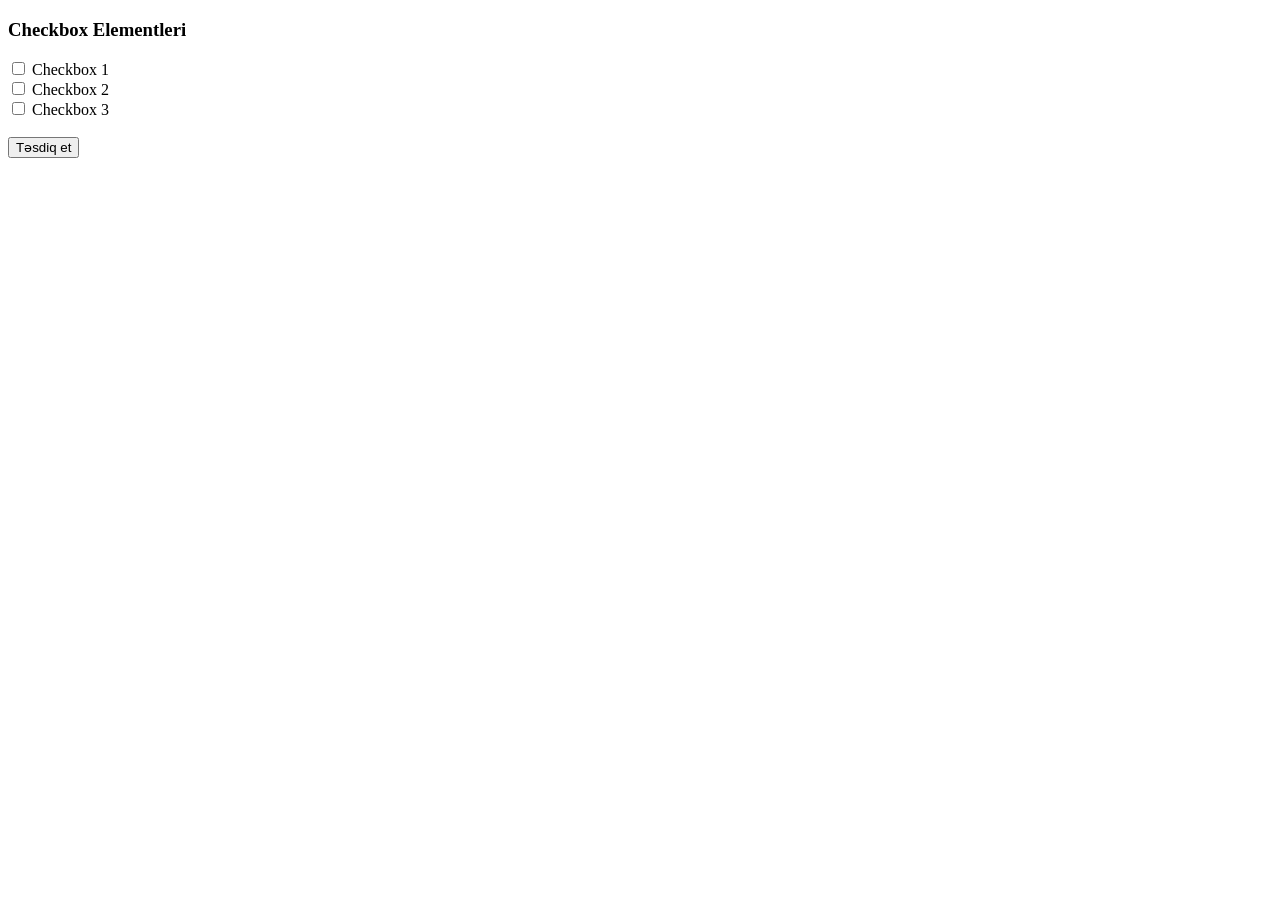
<file: checkbox.html>
<!DOCTYPE html>
<html>
<head>
  <title>Checkbox Elementleri</title>
  <style>
    #clearButton {
      display: none;
    }
  </style>
</head>
<body>
  <h3>Checkbox Elementleri</h3>
  <input type="checkbox" value="checkbox1"> Checkbox 1<br>
  <input type="checkbox" value="checkbox2"> Checkbox 2<br>
  <input type="checkbox" value="checkbox3"> Checkbox 3<br><br>
  <button id="clearButton">Temizle</button>
  <button id="confirmButton">Təsdiq et</button>

  <script>
    var checkboxes = document.querySelectorAll("input[type='checkbox']");
    var clearButton = document.getElementById("clearButton");
    var confirmButton = document.getElementById("confirmButton");

    checkboxes.forEach(function(checkbox) {
      checkbox.addEventListener("change", function() {
        var checked = document.querySelectorAll("input[type='checkbox']:checked").length;
        if (checked > 0) {
          clearButton.style.display = "inline-block";
        } else {
          clearButton.style.display = "none";
        }
      });
    });

    clearButton.addEventListener("click", function() {
      checkboxes.forEach(function(checkbox) {
        checkbox.checked = false;
      });
      clearButton.style.display = "none";
    });

    confirmButton.addEventListener("click", function() {
      var selectedItems = [];
      document.querySelectorAll("input[type='checkbox']:checked").forEach(function(checkbox) {
        selectedItems.push(checkbox.value);
      });
      // alert("Seçili öğeler: " + selectedItems.join(", "));
    });
  </script>
</body>
</html>
</file>
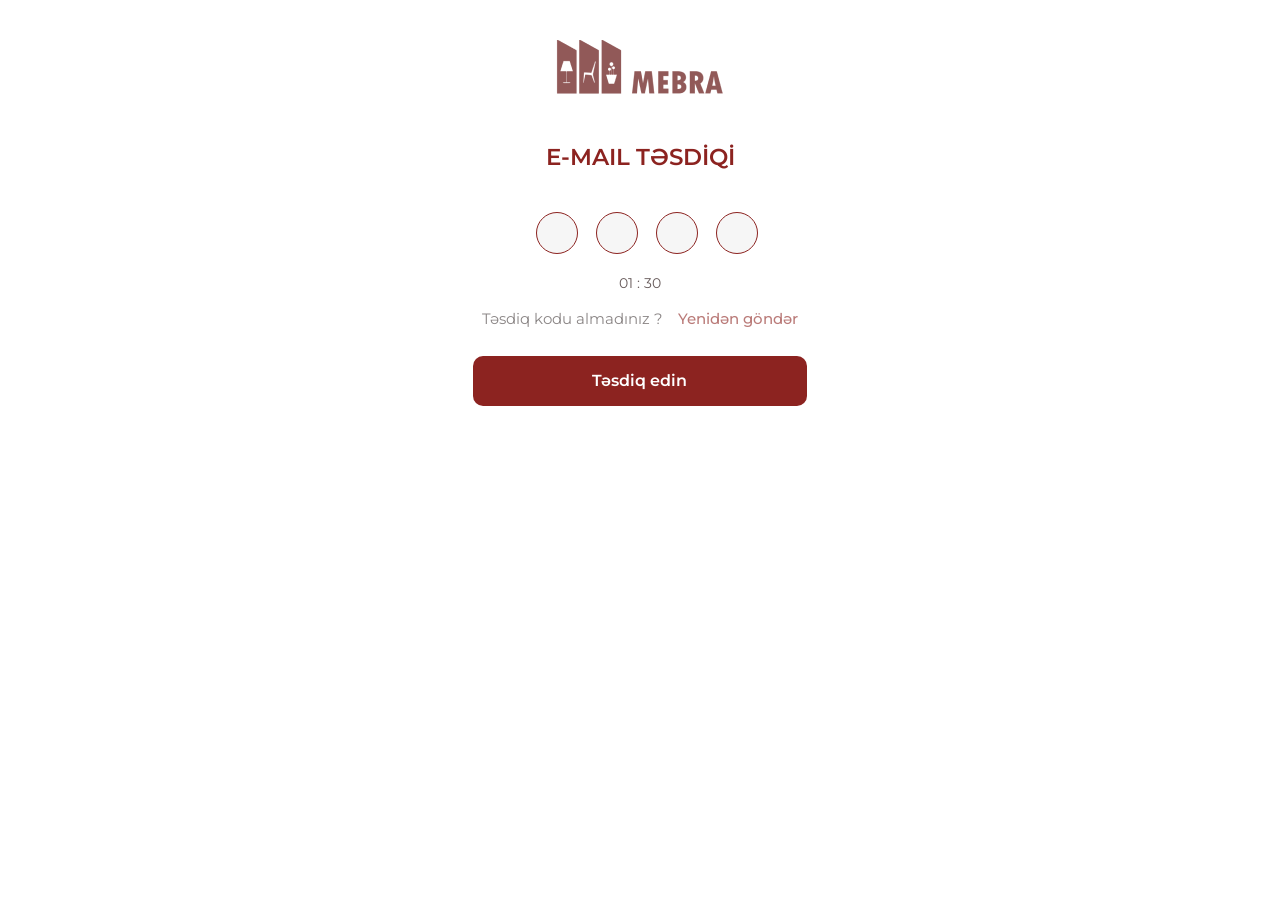
<file: email-otp.html>
<!DOCTYPE html>
<html lang="en">

<head>
    <meta charset="UTF-8">
    <meta http-equiv="X-UA-Compatible" content="IE=edge">
    <meta name="viewport" content="width=device-width, initial-scale=1.0">
    <title>Qeydiyyat - emailotp - mebra.az</title>
    <!-- all css here -->
    <link href='https://unpkg.com/boxicons@2.1.2/css/boxicons.min.css' rel='stylesheet'>
    <link rel="stylesheet" href="https://cdnjs.cloudflare.com/ajax/libs/font-awesome/6.3.0/css/all.min.css">
    <link href="./assets/css/bootstrap.min.css" rel="stylesheet"
        integrity="sha384-GLhlTQ8iRABdZLl6O3oVMWSktQOp6b7In1Zl3/Jr59b6EGGoI1aFkw7cmDA6j6gD" crossorigin="anonymous">
    <link rel="stylesheet" href="./assets/css/style.css">
</head>

<body>
    <!-- Section Email OTP Start -->
    <section class="container-form forms container">
        <div class="form-logo">
            <figure>
                <img src="./assets/images/logo/header-logo.png" alt="header-logo">
            </figure>
        </div>


        <div class="form-login">
            <div class="form-content">
                E-MAIL TƏSDİQİ
            </div>
        </div>

        <div class="otp-subtitle">
            <p id="user__message"></p>
        </div>

        <form id="email-otp-add">
            <div class="otp-number d-flex justify-content-center align-items-center">
                <div class="form-otp">
                    <input type="number" id="email-otp-number_one" class="otp-border">
                    <input type="number" id="email-otp-number_two" class="otp-border" disabled>
                    <input type="number" id="email-otp-number_three" class="otp-border" disabled>
                    <input type="number" id="email-otp-number_four" class="otp-border" disabled>
                </div>
            </div>
        
            <div class="otp-second">
                <span id="otp-email-time"></span>
            </div>
    
            <div class="otp-send d-flex justify-content-center align-items-center">
                <span>Təsdiq kodu almadınız ?</span>
                <button type="submit" id="email-otp_newSend">Yenidən göndər</button>
            </div>
    
            <div class="otp-login d-flex justify-content-center align-items-center">
                <button type="click" class="otp-button">Təsdiq edin</button>
            </div>
        </form>

        
       
    </section>
    <!-- Section Email OTP End -->

    <!-- all js here -->
    <script src="./assets/js/bootstrap.bundle.min.js"
        integrity="sha384-w76AqPfDkMBDXo30jS1Sgez6pr3x5MlQ1ZAGC+nuZB+EYdgRZgiwxhTBTkF7CXvN"
        crossorigin="anonymous">
    </script>
    <script src="./assets/js/otp.js"></script>
</body>

</html>
</file>
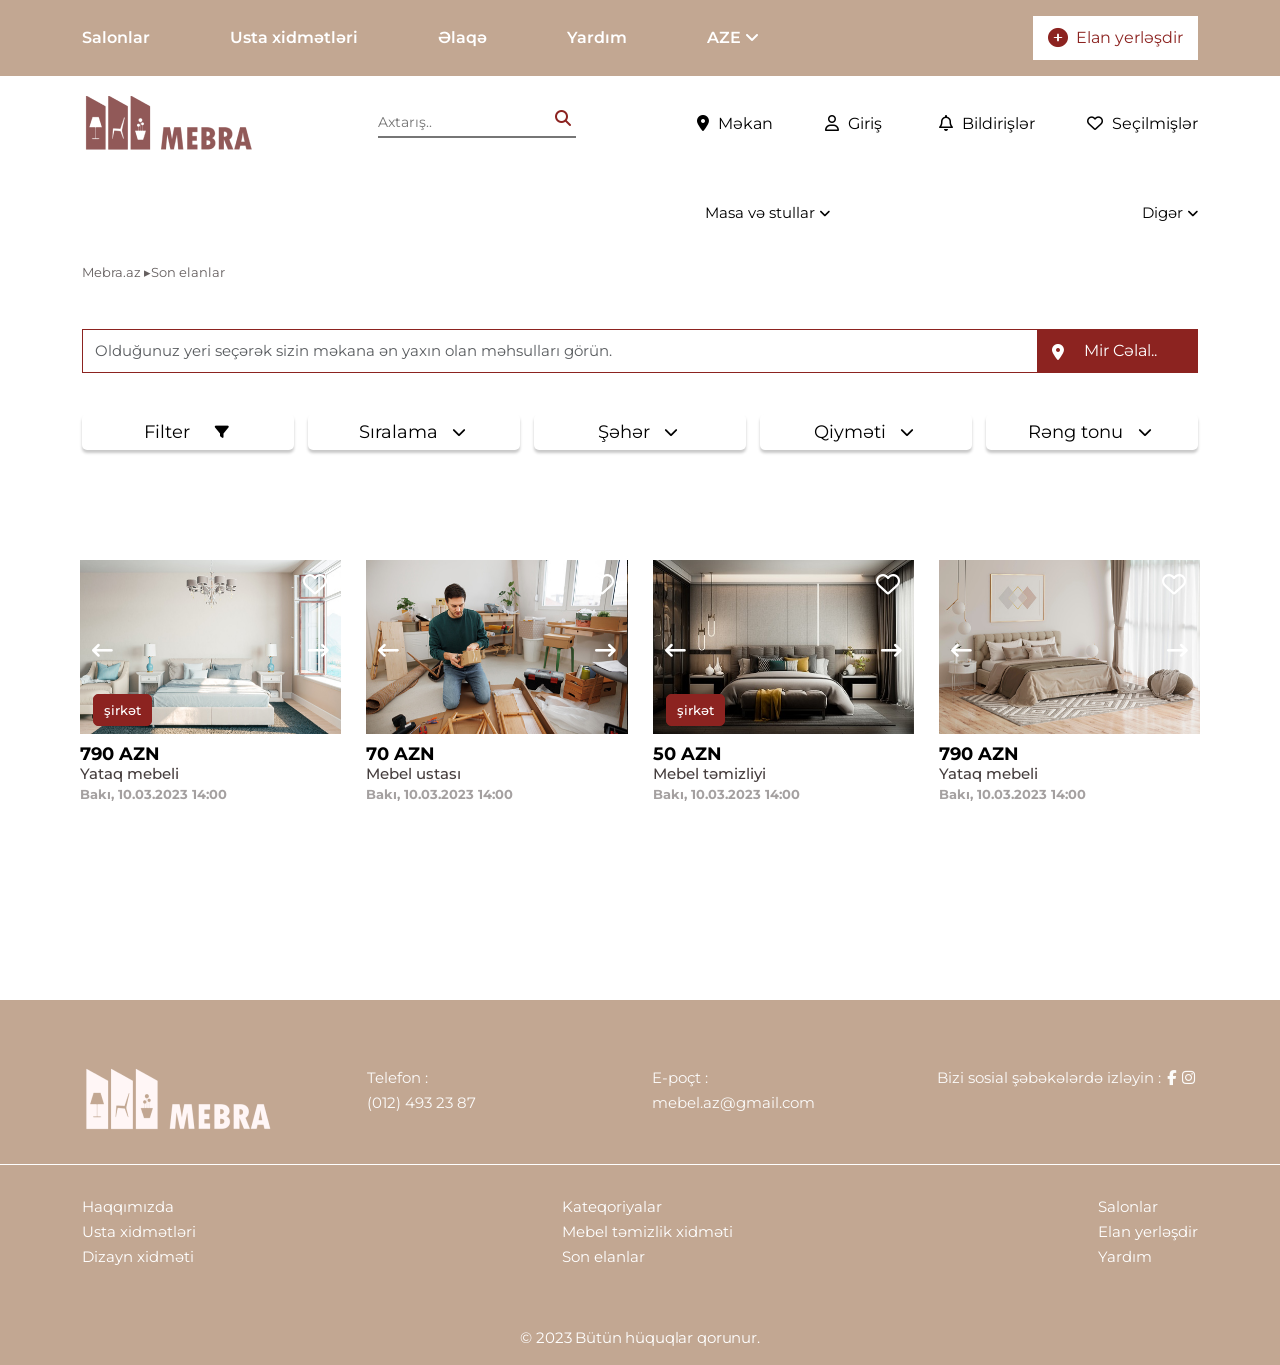
<file: end.html>
<!DOCTYPE html>
<html lang="en">

<head>
    <meta charset="UTF-8">
    <meta http-equiv="X-UA-Compatible" content="IE=edge">
    <meta name="viewport" content="width=device-width, initial-scale=1.0">
    <title>Son elanlar - mebra.az</title>
    <!-- all css here -->
    <link rel="stylesheet" href="https://cdn.jsdelivr.net/npm/swiper@9/swiper-bundle.min.css" />
    <link rel="stylesheet" href="https://cdnjs.cloudflare.com/ajax/libs/font-awesome/6.3.0/css/all.min.css">
    <link href="./assets/css/bootstrap.min.css" rel="stylesheet"
        integrity="sha384-GLhlTQ8iRABdZLl6O3oVMWSktQOp6b7In1Zl3/Jr59b6EGGoI1aFkw7cmDA6j6gD" crossorigin="anonymous">
    <link rel="stylesheet" href="./assets/css/style.css">
</head>

<body>
    <!-- Section Mobile Header Start -->
    <div class="mobile-nav">
        <div class="header-overlay"></div>
        <div class="mobile-content">
            <div class="mobile-header">
                <div class="">
                    <figure>
                        <a href="index.html"><img src="./assets/images/logo/header-logo.png" class="header-logo-burger"
                            alt="header-logo-burger"></a>
                    </figure>
                </div>

                <div class="close-menu">
                    <span></span>
                </div>
            </div>

            <div class="body-menu">
                <ul>
                    <li>
                        <div class="dropdown">
                            <a class="btn-sm dropdown-toggle" href="#" role="button" data-bs-toggle="dropdown" aria-expanded="false">AZE</a>
                            <ul class="dropdown-menu">
                                <li>
                                    <a href="#" class="dropdown-item">RUS <i class="fas fa-angle-down"></i></a>
                                </li>

                                <li>
                                    <a href="#" class="dropdown-item">ENG <i class="fas fa-angle-down"></i></a>
                                </li>
                            </ul>
                            
                        </div>
                    </li>

                    <li>
                        <a class="main" href="company.html">Salonlar</a>
                    </li>

                    <li>
                        <a class="main" href="master-services.html">Usta xidmətləri</a>
                    </li>

                    <li>
                        <a class="main" href="#">Əlaqə</a>
                    </li>

                    <li>
                        <a class="main" href="#">Yardım</a>
                    </li>
                </ul>

                <div class="card">
                    <div class="text-center">
                        <figure>
                            <img src="./assets/images/logo/header-logo.png" class="header-logo-burger"
                                alt="header-logo-burger">
                        </figure>

                        <h6>Mebelə aid bütün xidmətlər ilə qarşınızdayıq.</h6>
                        <p>Elə indi <span><a href="register-select.html">QEYDİYYAT</a></span> - dan keçin və bütün xidmətləri kəşf edin</p>
                    </div>
                </div>
            </div>
        </div>
    </div>
    <!-- Section Mobile Header End -->

    <!-- Mobile Login -->
    <div class="mobile-login">
        <div class="login-overlay"></div>
        <div class="login-content">
            <div class="login-header">
                <div class="close-login">
                    <span></span>
                </div>
            </div>
            <div class="login-menu">
            </div>
        </div>
    </div>

    <!-- Section Header Start -->
    <header class="bg-C2A792">
        <div class="container mobile-burger">
            <div class="d-flex justify-content-between align-items-center">

                <div>
                    <div class="d-flex align-items-center">
                        <div class="bar">
                            <i class="fa-solid fa-bars"></i>
                        </div>
                    </div>
                </div>

                <div class="d-flex align-items-start">
                    <figure>
                        <a href="#">
                            <img src="./assets/images/logo/footer-logo.png" class="header-logo-burger" alt="header-logo">
                        </a>
                    </figure>
                </div>

                <div>
                    <div class="header-icons">
                        <i class="fa-solid fa-location-dot" id="user_mobile_location_end"></i>
                        <a href="login.html" id="user__mobile_end"><i class="fa-regular fa-user"></i></a>
                        <i class="fa-regular fa-bell" id="user_mobile_notification_end"></i>
                        <i class="fa-regular fa-heart" id="user_mobile_selected_end"></i>
                    </div>
                </div>
            </div>
        </div>

        <div class="container">
            <div class="d-flex justify-content-between align-items-center">
                <div>
                    <nav>
                        <ul class="navbar">
                            <li class="main">
                                <a href="company.html">Salonlar</a>
                            </li>

                            <li class="main">
                                <a href="master-services.html">Usta xidmətləri</a>
                            </li>

                            <li class="main">
                                <a href="#">Əlaqə</a>
                            </li>

                            <li class="main">
                                <a href="#">Yardım</a>
                            </li>

                            <li class="main">
                                <a href="#">AZE <i class="fas fa-angle-down"></i></a>

                                <ul class="dropdown-desktop">
                                    <li>
                                        <a href="#">RUS <i class="fas fa-angle-down"></i></a>
                                    </li>

                                    <li>
                                        <a href="#">ENG <i class="fas fa-angle-down"></i></a>
                                    </li>
                                </ul>
                            </li>
                        </ul>
                    </nav>
                </div>

                <div id="createAdvertBtn_end" class="login">
                    <i class="fa-solid fa-circle-plus"></i>
                    <a>Elan yerləşdir</a>
                </div>

            </div>
        </div>
    </header>

    <div class="container">
        <div class="mobile-form">
            <form action="#" class="d-flex justify-content-center align-items-center">
                <i class="fa-solid fa-search"></i>
                <input type="text" placeholder="Axtarış..">
            </form>
        </div>
    </div>

    <header class="header-none mt-20">
        <div class="container">
            <div class="d-flex justify-content-between align-items-center">
                <div>
                    <figure>
                        <a href="index.html">
                            <img src="./assets/images/logo/header-logo.png" class="header-logo" alt="header-logo">
                        </a>
                    </figure>
                </div>

                <div class="search-form">
                    <form action="#">
                        <i class="fa-solid fa-search"></i>
                        <input type="text" placeholder="Axtarış..">
                    </form>
                </div>

                <div>
                    <div class="header-icons">
                        <i class="fa-solid fa-location-dot"></i>
                        <span id="user_location_end">Məkan</span>
                        <i class="fa-regular fa-user" id="icon-desktop_end"></i>
                        <span id="user-desktop__login_end"><a href="login.html">Giriş</a></span>
                        <i class="fa-regular fa-bell"></i>
                        <span id="notification_text_end">Bildirişlər</span>
                        <i class="fa-regular fa-heart"></i>
                        <span id="selected_text_end">Seçilmişlər</span>
                    </div>
                </div>
            </div>
        </div>
    </header>
    <!-- Section Header End -->

    <!-- Section Add Announcement Start -->
    <div class="d-flex justify-content-center align-items-center d-lg-none" id="scroll-button_end">
        <div class="login" id="mobileCreateAdvertBtn_end">
            <i class="fa-solid fa-circle-plus"></i>
            <a>Elan yerləşdir</a>
        </div>
    </div>
    <!-- Section Add Announcement End -->
    
    <!-- Section Categories Desktop Start -->
     <div class="section-categories d-lg-block d-md-none d-sm-none d-none">
        <div class="container">
            <div class="row">
                <div class="col-lg-12">
                    <ul class="d-flex justify-content-between categories-list">

                        <li class="menu-item-has-children">
                            <a id="guest-room" href="#"></a>

                            <div class="sub-menu mega-menu mega-menu-column-3">
                                <div class="container">
                                    <div class="categories-list-item-bg">
                                        <div>
                                            <ul id="guest-room-categiroies" class="categories-list-item"></ul>
                                        </div>
                    
                                        <div class="categories-list-item-relative">
                                            <figure>
                                                <img src="./assets/images/categories/lounge-item-one.jpg" class="categories-item-image" alt="lounge-item-one">
                                            </figure>
                    
                                            <div class="categories-list-item-link">
                                                <a href="#">Qonaq otağı elanlarını kəşf et</a>
                                            </div>
                                        </div>
                    
                                        <div class="categories-list-item-relative">
                                            <figure>
                                                <img src="./assets/images/categories/lounge-item-two.jpg" class="categories-item-image" alt="">
                                            </figure>
                    
                                            <div class="categories-list-item-link">
                                                <a href="#">Qonaq otağınız üçün usta və dizayn xidmətləri</a>
                                            </div>
                                        </div>
                                    </div>
                                </div>
                            </div>
                        </li>

                        <li class="menu-item-has-children">
                            <a id="kitchen" href="#"></a>

                            <div class="sub-menu mega-menu mega-menu-column-3">
                                <div class="container">
                                    <div class="categories-list-item-bg">
                                        <div>
                                            <ul id="kitchen-categories" class="categories-list-item"></ul>
                                        </div>
                    
                                        <div class="categories-list-item-relative">
                                            <figure>
                                                <img src="./assets/images/categories/lounge-item-one.jpg" class="categories-item-image" alt="lounge-item-one">
                                            </figure>
                    
                                            <div class="categories-list-item-link">
                                                <a href="#">Mətbəx mebeli elanlarını kəşf et</a>
                                            </div>
                                        </div>
                    
                                        <div class="categories-list-item-relative">
                                            <figure>
                                                <img src="./assets/images/categories/lounge-item-two.jpg" class="categories-item-image" alt="">
                                            </figure>
                    
                                            <div class="categories-list-item-link">
                                                <a href="#">VİP elanlara baxın</a>
                                            </div>
                                        </div>
                                    </div>
                                </div>
                            </div>
                        </li>
                        
                        <li class="menu-item-has-children">
                            <a id="office" href="#"></a>

                            <div class="sub-menu mega-menu mega-menu-column-3">
                                <div class="container">
                                    <div class="categories-list-item-bg">
                                        <div>
                                            <ul id="office-categories" class="categories-list-item"></ul>
                                        </div>
                    
                                        <div class="categories-list-item-relative">
                                            <figure>
                                                <img src="./assets/images/categories/lounge-item-one.jpg" class="categories-item-image" alt="lounge-item-one">
                                            </figure>
                    
                                            <div class="categories-list-item-link">
                                                <a href="#">Ofis mebeli elanlarını kəşf et</a>
                                            </div>
                                        </div>
                    
                                        <div class="categories-list-item-relative">
                                            <figure>
                                                <img src="./assets/images/categories/lounge-item-two.jpg" class="categories-item-image" alt="">
                                            </figure>
                    
                                            <div class="categories-list-item-link">
                                                <a href="#">Premium elanlara baxın</a>
                                            </div>
                                        </div>
                                    </div>
                                </div>
                            </div>
                        </li>

                        <li class="menu-item-has-children">
                            <a id="bedroom" href="#"></a>

                            <div class="sub-menu mega-menu mega-menu-column-3">
                                <div class="container">
                                    <div class="categories-list-item-bg">
                                        <div>
                                            <ul id="bedroom-categories" class="categories-list-item"></ul>
                                        </div>
                    
                                        <div class="categories-list-item-relative">
                                            <figure>
                                                <img src="./assets/images/categories/lounge-item-one.jpg" class="categories-item-image" alt="lounge-item-one">
                                            </figure>
                    
                                            <div class="categories-list-item-link">
                                                <a href="#">Yataq mebeli elanlarını kəşf et</a>
                                            </div>
                                        </div>
                    
                                        <div class="categories-list-item-relative">
                                            <figure>
                                                <img src="./assets/images/categories/lounge-item-two.jpg" class="categories-item-image" alt="">
                                            </figure>
                    
                                            <div class="categories-list-item-link">
                                                <a href="#">VİP elanlara baxın</a>
                                            </div>
                                        </div>
                                    </div>
                                </div>
                            </div>
                        </li>

                        <li class="menu-item-has-children">
                            <a id="bathroom" href="#"></a>

                            <div class="sub-menu mega-menu mega-menu-column-3">
                                <div class="container">
                                    <div class="categories-list-item-bg">
                                        <div>
                                            <ul id="bathroom-categories" class="categories-list-item"></ul>
                                        </div>
                    
                                        <div class="categories-list-item-relative">
                                            <figure>
                                                <img src="./assets/images/categories/lounge-item-one.jpg" class="categories-item-image" alt="lounge-item-one">
                                            </figure>
                    
                                            <div class="categories-list-item-link">
                                                <a href="#">Hamam otağı mebeli elanlarını kəşf et</a>
                                            </div>
                                        </div>
                    
                                        <div class="categories-list-item-relative">
                                            <figure>
                                                <img src="./assets/images/categories/lounge-item-two.jpg" class="categories-item-image" alt="">
                                            </figure>
                    
                                            <div class="categories-list-item-link">
                                                <a href="#">Hamam otağınız üçün usta və dizayn xidmətləri</a>
                                            </div>
                                        </div>
                                    </div>
                                </div>
                            </div>
                        </li>

                        <li class="menu-item-has-children">
                            <a id="showcase-shelf" href="#"></a>

                            <div class="sub-menu mega-menu mega-menu-column-3">
                                <div class="container">
                                    <div class="categories-list-item-bg">
                                        <div>
                                            <ul id="showcase-shelf-categories" class="categories-list-item"></ul>
                                        </div>
                    
                                        <div class="categories-list-item-relative">
                                            <figure>
                                                <img src="./assets/images/categories/lounge-item-one.jpg" class="categories-item-image" alt="lounge-item-one">
                                            </figure>
                    
                                            <div class="categories-list-item-link">
                                                <a href="#">Mətbəx mebeli elanlarını kəşf et</a>
                                            </div>
                                        </div>
                    
                                        <div class="categories-list-item-relative">
                                            <figure>
                                                <img src="./assets/images/categories/lounge-item-two.jpg" class="categories-item-image" alt="">
                                            </figure>
                    
                                            <div class="categories-list-item-link">
                                                <a href="#">Vitrin və rəf aksesuarlarına baxın</a>
                                            </div>
                                        </div>
                                    </div>
                                </div>
                            </div>
                        </li>

                        <li class="menu-item-has-children">
                            <a href="#">Masa və stullar  <i class="fas fa-angle-down"></i></a>

                            <div class="sub-menu mega-menu mega-menu-column-3">
                                <div class="container">
                                    <div class="categories-list-item-bg">
                                        <div>
                                            <ul class="categories-list-item">
                                                <li><a href="#">Mətbəx masa və stullar</a></li>
                                                <li><a href="#">Qonaq otağı masa və stullar</a></li>
                                                <li><a href="#">Ofis masa və stulları</a></li>
                                                <li><a href="#">Yataq otağı masa və stullar</a></li>
                                                <li><a href="#">Bağça üçün masa və stullar</a></li>
                                            </ul>
                                        </div>
                    
                                        <div class="categories-list-item-relative">
                                            <figure>
                                                <img src="./assets/images/categories/lounge-item-one.jpg" class="categories-item-image" alt="lounge-item-one">
                                            </figure>
                    
                                            <div class="categories-list-item-link">
                                                <a href="#">Masa və stul elanlarını kəşf et</a>
                                            </div>
                                        </div>
                    
                                        <div class="categories-list-item-relative">
                                            <figure>
                                                <img src="./assets/images/categories/lounge-item-two.jpg" class="categories-item-image" alt="">
                                            </figure>
                    
                                            <div class="categories-list-item-link">
                                                <a href="#">VİP elanlara bax</a>
                                            </div>
                                        </div>
                                    </div>
                                </div>
                            </div>
                        </li>

                        <li class="menu-item-has-children">
                            <a id="closets" href="#"></a>

                            <div class="sub-menu mega-menu mega-menu-column-3">
                                <div class="container">
                                    <div class="categories-list-item-bg">
                                        <div>
                                            <ul id="closets-categories" class="categories-list-item"> </ul>
                                        </div>
                    
                                        <div class="categories-list-item-relative">
                                            <figure>
                                                <img src="./assets/images/categories/lounge-item-one.jpg" class="categories-item-image" alt="lounge-item-one">
                                            </figure>
                    
                                            <div class="categories-list-item-link">
                                                <a href="#">Dolab elanlarını kəşf et</a>
                                            </div>
                                        </div>
                    
                                        <div class="categories-list-item-relative">
                                            <figure>
                                                <img src="./assets/images/categories/lounge-item-two.jpg" class="categories-item-image" alt="">
                                            </figure>
                    
                                            <div class="categories-list-item-link">
                                                <a href="#">Usta xidmətlərinə baxın</a>
                                            </div>
                                        </div>
                                    </div>
                                </div>
                            </div>
                        </li>

                        <li class="menu-item-has-children">
                            <a id="sofa" href="#"></a>

                            <div class="sub-menu mega-menu mega-menu-column-3">
                                <div class="container">
                                    <div class="categories-list-item-bg">
                                        <div>
                                            <ul id="sofa-categories" class="categories-list-item"></ul>
                                        </div>
                    
                                        <div class="categories-list-item-relative">
                                            <figure>
                                                <img src="./assets/images/categories/lounge-item-one.jpg" class="categories-item-image" alt="lounge-item-one">
                                            </figure>
                    
                                            <div class="categories-list-item-link">
                                                <a href="#">Divan elanlarını kəşf et</a>
                                            </div>
                                        </div>
                    
                                        <div class="categories-list-item-relative">
                                            <figure>
                                                <img src="./assets/images/categories/lounge-item-two.jpg" class="categories-item-image" alt="">
                                            </figure>
                    
                                            <div class="categories-list-item-link">
                                                <a href="#">Dizayn xidmətlərinə baxın</a>
                                            </div>
                                        </div>
                                    </div>
                                </div>
                            </div>
                        </li>

                        <li class="menu-item-has-children">
                            <a href="#">Digər  <i class="fas fa-angle-down"></i></a>

                            <div class="sub-menu mega-menu mega-menu-column-3">
                                <div class="container">
                                    <div class="categories-list-item-bg">
                                        <div>
                                            <ul class="categories-list-item">
                                                <li><a href="#">Uşaq otağı mebeli</a></li>
                                                <li><a href="#">Dəhliz mebeli</a></li>
                                                <li><a href="#">Bağça + eyvan mebeli</a></li>
                                                <li><a href="#">Ev aksesuarları</a></li>
                                            </ul>
                                        </div>
                    
                                        <div class="categories-list-item-relative">
                                            <figure>
                                                <img src="./assets/images/categories/lounge-item-one.jpg" class="categories-item-image" alt="lounge-item-one">
                                            </figure>
                    
                                            <div class="categories-list-item-link">
                                                <a href="#">Ev aksesuarlarını kəşf et</a>
                                            </div>
                                        </div>
                    
                                        <div class="categories-list-item-relative">
                                            <figure>
                                                <img src="./assets/images/categories/lounge-item-two.jpg" class="categories-item-image" alt="">
                                            </figure>
                    
                                            <div class="categories-list-item-link">
                                                <a href="#">Dizayn və usta xidmətlərinə baxın</a>
                                            </div>
                                        </div>
                                    </div>
                                </div>
                            </div>
                        </li>
                        
                    </ul>
                </div>
            </div>
        </div>
    </div>
    <!-- Section Categories Desktop end -->

    

    <!-- Section Furniture Internal Content Start -->
    <div class="section-furniture-internal">
        <div class="container">
            <div class="row">
                <div class="col-lg-12 furniture-internal-content">
                    <a href="index.html">Mebra.az ▸</a><a href="#">Son elanlar</a>
                </div>
            </div>
        </div>
    </div>
    <!-- Section Furniture Internal Content End -->

    <!-- Section Announcement Search Start -->
    <div class="section-announcement-search">
        <div class="container">
            <div class="section-announcement-search__input-search">
                <form action="">
                    <div class="input-group position-relative">
                        <input type="search" class="form-control" placeholder="Olduğunuz yeri seçərək sizin məkana ən yaxın olan məhsulları görün." aria-label="Recipient's username" aria-describedby="button-addon2">
                        <button class="btn btn-outline" type="button" id="button-addon2">Mir Cəlal..</button>
                        <i class="fa-solid fa-location-dot"></i>
                    </div>
                </form>
           </div>

            <div class="section-announcement-search__buttons-filter d-none d-lg-block">
                <div class="d-flex justify-content-between">

                    <div class="filter-item">
                        <div class="select-btn select-btn-filter">
                            <span class="filter-button btn-text">Filter</span>
                            <span class="filter-dwn"><i class="fa-solid fa-filter"></i></span>
                        </div>

                        <ul class="list-items" id="list-items__end">
                          <div class="d-flex justify-content-between align-items-center">
                                <div>
                                    <h3 class="filter_title filter-desktop-title">Filter</h3>
                                    <h4 class="filter_subtitle">Çarpayı</h4>
                                </div>
                            
                                <div>
                                    <figure>
                                        <img src="./assets/images/icon/close.svg" alt="" class="filters-close-icon">
                                    </figure>
                                </div>
                          </div>
                            
                            <div class="d-none d-lg-block filter-product-item">

                                <div class="select-btn-filter-product">
                                    <span class="filter-product-button filter-product-btn-text">Məhsulun vəziyyəti</span>
                                    <span class="arrow-dwn"><i class="fa-solid fa-chevron-down"></i></span>
                                </div>

                                <ul class="list-items-products">
                                    <li>
                                        <form action="" class="form-city position-relative">
                                            <input type="text" class="form-control conditionOfProductSearchİnput" placeholder="Məhsulun vəziyyətini axtar">
                                            <i class="fa-solid fa-search"></i>
                                        </form>
                                    </li>
                                </ul>

                            
                                <ul class="list-items-filter-product">
                                    <div class="button-app">
                                        <button id="clearButtonFilterProducts">Təmizlə</button>
                                    </div>

                                    <div class="button-app">
                                        <button type="click" id="closeButtonFilterProducts">Tətbiq et</button>
                                    </div>
                                </ul>

                            </div>

                            <div class="d-none d-lg-block filter-product-item">

                                <div class="select-btn-filter-brand">
                                    <span class="filter-product-button filter-product-btn-text">İstehsalçı brend</span>
                                    <span class="arrow-dwn brand-arrow"><i class="fa-solid fa-chevron-down"></i></span>
                                </div>

                                <ul class="list-items-brand">
                                    <li>
                                        <form action="" class="form-city position-relative">
                                            <input type="text" class="form-control" placeholder="İstehsalçı brend axtar">
                                            <i class="fa-solid fa-search"></i>
                                        </form>
                                    </li>
                                </ul>

                                <ul class="list-items-filter-brand">
                                    <div class="button-app">
                                        <button id="clearButtonFilterBrand">Təmizlə</button>
                                    </div>

                                    <div class="button-app">
                                        <button type="click" id="closeButtonFilterBrand">Tətbiq et</button>
                                    </div>
                                </ul>
                            </div>

                            <div class="d-none d-lg-block filter-product-item">
                                <div class="select-btn-filter-type">
                                    <span class="filter-product-button filter-product-btn-text">Neçə nəfər (növü)</span>
                                    <span class="arrow-dwn type-arrow"><i class="fa-solid fa-chevron-down"></i></span>
                                </div>

                                <ul class="list-items-type">
                                    <li>
                                        <form action="" class="form-city position-relative">
                                            <input type="text" class="form-control" placeholder="Məhsulun növünü axtar">
                                            <i class="fa-solid fa-search"></i>
                                        </form>
                                    </li>
                                </ul>

                            
                                <ul class="list-items-filter-type">
                                    <div class="button-app">
                                        <button id="clearButtonFilterType">Təmizlə</button>
                                    </div>

                                    <div class="button-app">
                                        <button type="click" id="closeButtonFilterType">Tətbiq et</button>
                                    </div>
                                </ul>
                            </div>

                            <div class="d-none d-lg-block filter-product-item">
                                <div class="select-btn-filter-size">
                                    <span class="filter-product-button filter-product-btn-text">Ölçü</span>
                                    <span class="arrow-dwn size-arrow"><i class="fa-solid fa-chevron-down"></i></span>
                                </div>

                                <ul class="list-items-size">
                                    <div>
                                        <span class="filterSize_Width">Eni</span>

                                        <div class="price-input filterSize_WidthPriceInput">
                                            <div class="filterWidth_field">
                                                <span>Min</span>
                                                <input type="number" class="input-min" value="2500">
                                            </div>

                                            <div class="separator">-</div>

                                            <div class="filterWidth_field">
                                                <span>Max</span>
                                                <input type="number" class="input-max" value="7500">
                                            </div>
                                        </div>

                                        <div class="filterSize_WidthSlider">
                                            <div class="progress"></div>
                                        </div>

                                        <div class="range-input filterSize_WidthRange">
                                            <input type="range" class="range-min" min="0" max="10000" value="2500" step="100">
                                            <input type="range" class="range-max" min="0" max="10000" value="7500" step="100">
                                        </div>

                                    </div>

                                    <div class="mt-3">
                                        <span class="filterSize_Length">Uzunluq</span>

                                        <div class="price-input filterSize_LengthPriceInput">
                                            <div class="filterLength_field">
                                                <span>Min</span>
                                                <input type="number" class="input-min" value="2500">
                                            </div>

                                            <div class="separator">-</div>

                                            <div class="filterLength_field">
                                                <span>Max</span>
                                                <input type="number" class="input-max" value="7500">
                                            </div>
                                        </div>

                                        <div class="filterSize_LengthSlider">
                                            <div class="progress"></div>
                                        </div>

                                        <div class="range-input filterSize_LengthRange">
                                            <input type="range" class="range-min" min="0" max="10000" value="2500" step="100">
                                            <input type="range" class="range-max" min="0" max="10000" value="7500" step="100">
                                        </div>

                                    </div>

                                    <div class="mt-3">
                                        <span class="filterSize_Height">Hündürlük</span>

                                        <div class="price-input filterSize_HeightPriceInput">
                                            <div class="filterHeight_field">
                                                <span>Min</span>
                                                <input type="number" class="input-min" value="2500">
                                            </div>

                                            <div class="separator">-</div>

                                            <div class="filterHeight_field">
                                                <span>Max</span>
                                                <input type="number" class="input-max" value="7500">
                                            </div>
                                        </div>

                                        <div class="filterSize_HeightSlider">
                                            <div class="progress"></div>
                                        </div>

                                        <div class="range-input filterSize_HeightRange">
                                            <input type="range" class="range-min" min="0" max="10000" value="2500" step="100">
                                            <input type="range" class="range-max" min="0" max="10000" value="7500" step="100">
                                        </div>

                                    </div>

                                    <div class="mt-3">
                                        <span class="filterSize_Depth">Dərinlik</span>

                                        <div class="price-input filterSize_DepthPriceInput">
                                            <div class="filterDepth_field">
                                                <span>Min</span>
                                                <input type="number" class="input-min" value="2500">
                                            </div>

                                            <div class="separator">-</div>

                                            <div class="filterDepth_field">
                                                <span>Max</span>
                                                <input type="number" class="input-max" value="7500">
                                            </div>
                                        </div>

                                        <div class="filterSize_DepthSlider">
                                            <div class="progress"></div>
                                        </div>

                                        <div class="range-input filterSize_DepthRange">
                                            <input type="range" class="range-min" min="0" max="10000" value="2500" step="100">
                                            <input type="range" class="range-max" min="0" max="10000" value="7500" step="100">
                                        </div>

                                    </div>

                                    <div class="button-app mt-5">
                                        <button type="click" id="closeButtonFilterSize">Tətbiq et</button>
                                    </div>
                                </ul>

                                
                            </div>

                        
                            <div class="d-none d-lg-block filter-product-item">
                                <div class="select-btn-filter-material">
                                    <span class="filter-product-button filter-product-btn-text">Material</span>
                                    <span class="arrow-dwn material-arrow"><i class="fa-solid fa-chevron-down"></i></span>
                                </div>

                                <ul class="list-items-material">
                                    <li>
                                        <form action="" class="form-city position-relative">
                                            <input type="text" class="form-control" placeholder="Material axtar">
                                            <i class="fa-solid fa-search"></i>
                                        </form>
                                    </li>
                                </ul>

                                <ul class="list-items-filter-material dropdown_scroll">
                                    <div class="button-app">
                                        <button id="clearButtonFilterMaterial">Təmizlə</button>
                                    </div>

                                    <div class="button-app">
                                        <button type="click" id="closeButtonFilterMaterial">Tətbiq et</button>
                                    </div>
                                </ul>
                            </div>

                            <div class="d-none d-lg-block filter-product-item">
                                <div class="select-btn-filter-design">
                                    <span class="filter-product-button filter-product-btn-text">Dizayn tərzi</span>
                                    <span class="arrow-dwn design-arrow"><i class="fa-solid fa-chevron-down"></i></span>
                                </div>

                                <ul class="list-items-design">
                                    <li>
                                        <form action="" class="form-city position-relative">
                                            <input type="text" class="form-control" placeholder="Dizayn tərzi axtar">
                                            <i class="fa-solid fa-search"></i>
                                        </form>
                                    </li>
                                </ul>

                                <ul class="list-items-filter-design">
                                    <div class="button-app">
                                        <button id="clearButtonFilterDesign">Təmizlə</button>
                                    </div>

                                    <div class="button-app">
                                        <button type="click" id="closeButtonFilterDesign">Tətbiq et</button>
                                    </div>
                                </ul>
                            </div>

                            <div class="d-none d-lg-block filter-product-item">
                                <div class="select-btn-filter-country">
                                    <span class="filter-product-button filter-product-btn-text">İstehsal ölkəsi</span>
                                    <span class="arrow-dwn country-arrow"><i class="fa-solid fa-chevron-down"></i></span>
                                </div>

                                <ul class="list-items-country">
                                    <li>
                                        <form action="" class="form-city position-relative">
                                            <input type="text" class="form-control" placeholder="Ölkə axtar">
                                            <i class="fa-solid fa-search"></i>
                                        </form>
                                    </li>
                                </ul>

                                <ul class="list-items-filter-country dropdown_scroll">
                                    <div class="button-app">
                                        <button id="clearButtonFilterCountry">Təmizlə</button>
                                    </div>

                                    <div class="button-app">
                                        <button type="click" id="closeButtonFilterCountry">Tətbiq et</button>
                                    </div>
                                </ul>
                            </div>
                        </ul>
                        
                    </div>

                    <div class="button-list-item d-none d-lg-block">
                        <div class="select-btn select-btn-list-item">
                            <span class="list-button btn-text">Sıralama</span>
                            <span class="arrow-dwn"><i class="fa-solid fa-chevron-down"></i></span>
                        </div>

                        <ul class="list-items">
                            <li id="sortBtnAZ" class="item item_button-list">
                                <span class="item-text">Ada görə (A-Z)</span>
                            </li>
                            
                            <li id="sortBtnZA" class="item item_button-list">
                                <span class="item-text">Ada görə (Z-A)</span>
                            </li>
        
                            <li id="cheapToExpensive" class="item item_button-list">
                                <span class="item-text">Ucuzdan bahaya</span>
                            </li>
        
                            <li id="expensiveToCheap" class="item item_button-list">
                                <span class="item-text">Bahadan ucuza</span>
                            </li>

                            <div class="button-app">
                                <button type="click" id="closeButtonFilterList">Tətbiq et</button>
                            </div>
                        </ul>
                    </div>

                    <div class="d-none d-lg-block city-item">
                        <div class="select-btn select-btn-city">
                            <span class="city-button btn-text">Şəhər</span>
                            <span class="arrow-dwn"><i class="fa-solid fa-chevron-down"></i></span>
                        </div>

                        <ul class="list-items-city">
                            <li>
                                <form action="" class="form-city position-relative">
                                    <input type="text" class="form-control" placeholder="Şəhər axtar">
                                    <i class="fa-solid fa-search"></i>
                                </form>
                            </li>
                        </ul>

                        <ul class="list-items dropdown_scroll list-items-city-desktop">
                            <div class="button-app">
                                <button id="clearButtonFilterCity">Təmizlə</button>
                            </div>

                            <div class="button-app">
                                <button type="click" id="closeButtonFilterCity">Tətbiq et</button>
                            </div>
                        </ul>
                    </div>

                    <div class="d-none d-lg-block price-item">
                        <div class="select-btn select-btn-price">
                            <span class="design-button btn-text">Qiyməti</span>
                            <span class="arrow-dwn"><i class="fa-solid fa-chevron-down"></i></span> 
                        </div>

                        <ul class="list-items-price">
                            <li>
                                <form action="" class="form-city position-relative">
                                    <input type="text" class="form-control" placeholder="ən az">
                                    <input type="text" class="form-control mt-2" placeholder="ən çox">
                                </form>
                            </li>
                        </ul>

                        <ul class="list-items dropdown_scroll list-items-price-desktop">
                            <div class="mt-3">
                                <li class="item item_price d-flex justify-content-between">
                                    <span class="item-text">Kredit</span>
                                    <span class="checkbox">
                                        <i class="fa-solid fa-check check-icon"></i>
                                    </span>
                                </li>
    
                                <li class="item item_price d-flex justify-content-between">
                                    <span class="item-text">Endirim</span>
                                    <span class="checkbox">
                                        <i class="fa-solid fa-check check-icon"></i>
                                    </span>
                                </li>
                            </div>

                            <div class="button-app">
                                <button id="clearButtonFilterPrice">Təmizlə</button>
                            </div>

                            <div class="button-app">
                                <button type="click" id="closeButtonFilterPrice">Tətbiq et</button>
                            </div>
                        </ul>
                    </div>

                    <div class="d-none d-lg-block colour-item">
                        <div class="select-btn select-btn-colour">
                            <span class="material-button btn-text">Rəng tonu</span>
                            <span class="arrow-dwn"><i class="fa-solid fa-chevron-down"></i></span> 
                        </div>

                        <ul class="list-items-colour">
                            <li>
                                <form action="" class="form-city position-relative">
                                    <input type="text" class="form-control" placeholder="Rəng tonu axtar">
                                    <i class="fa-solid fa-search"></i>
                                </form>
                            </li>
                        </ul>

                        <ul class="list-items dropdown_scroll list-items-colour-desktop">
                            <div class="button-app">
                                <button id="clearButtonFilterColour">Təmizlə</button>
                            </div>

                            <div class="button-app">
                                <button type="click" id="closeButtonFilterColour">Tətbiq et</button>
                            </div>
                        </ul>
                    </div>
                    
                </div>
            </div>

            <div class="section-announcement-search__buttons-filter d-lg-none">
                <div class="d-flex justify-content-between">

                    <div class="filter-item">
                        <div class="select-btn select-btn-filter-mobile d-flex">

                            <div class="filter-left">
                                <span class="toBack"><i class="fa-solid fa-angle-left"></i></span>
                            </div>

                            <div class="filter-right d-flex">
                                <span class="filter-button btn-text">Filter</span>
                                <span class="filter-dwn"><i class="fa-solid fa-filter"></i></span>
                            </div>
                        </div>

                        <ul class="list-items list-items-left">
                            <div class="d-flex justify-content-between align-items-center filter-border-bottom">
                                <h3 class="filter_title">Filter</h3>
                                <figure>
                                    <img src="./assets/images/icon/close.svg" alt="" class="filter-close-icon">
                                </figure>
                            </div>

                            <ul>
                                <li class="item item-mobile">
                                    <ul class="list-items-for-category">
                                        <ul class="mobile-product">
                                            <li class="item"><span class="item-text subtext-mobile">Məhsulun vəziyyəti</span></li>

                                            <form class="subform-city position-relative">
                                                <input type="text" class="form-control" placeholder="Məhsulun vəziyyətini axtar">
                                                <i class="fa-solid fa-search"></i>
                                            </form>
                                        </ul>

                                        <div class="button-app">
                                            <button id="clearButtonFilterProductsMobile">Təmizlə</button>
                                        </div>
    
                                        <div class="button-app">
                                            <button type="click" id="closeButtonFilterProductsMobile">Tətbiq et</button>
                                        </div>
                                    </ul> 
                                    <span class="item-text text-mobile">Məhsulun vəziyyəti</span>
                                </li>

                                <li class="item item-mobile">
                                    <ul class="list-items-for-category">
                                        <ul class="mobile-price">
                                            <li class="item item3"><span class="item-text subtext-mobile">Qiymət aralığı</span></li>

                                            <form action="" class="subfilter-price-form position-relative mt-2">
                                                <div class="d-flex">
                                                    <input type="text" class="form-control" placeholder="ən az">
                                                    <input type="text" class="form-control" placeholder="ən çox">
                                                </div>
                                            </form>
                                        </ul>

                                        <div class="button-app">
                                            <button id="clearButtonFilterPriceMobile">Təmizlə</button>
                                        </div>
            
                                        <div class="button-app">
                                            <button type="click" id="closeButtonFilterPriceMobile">Tətbiq et</button>
                                        </div>
                                    </ul> 
                                    <span class="item-text text-mobile">Qiymət aralığı</span>
                                </li>

                                <li class="item item-mobile">
                                    <ul class="list-items-for-category">
                                        <ul class="brand-mobile">
                                            <li class="item item3"><span class="item-text subtext-mobile">İstehsalçı brend</span></li>

                                            <form action="" class="subform-city position-relative">
                                                <input type="text" class="form-control" placeholder="Istehsalçı brend axtar">
                                                <i class="fa-solid fa-search"></i>
                                            </form>
                                        </ul>

                                        <div class="button-app">
                                            <button id="clearButtonFilterBrandMobile">Təmizlə</button>
                                        </div>
    
                                        <div class="button-app">
                                            <button type="click" id="closeButtonFilterBrandMobile">Tətbiq et</button>
                                        </div>
                                    </ul>
                                    <span class="item-text text-mobile">İstehsalçı brend</span>
                                </li>

                                <li class="item item-mobile">
                                    <ul class="list-items-for-category">
                                        <ul class="personTypeMobile">
                                            <li class="item item3"><span class="item-text subtext-mobile">Neçə nəfər (növü)</span></li>
                                            <form action="" class="subform-city position-relative">
                                                <input type="text" class="form-control" placeholder="Məhsulun növünü axtar">
                                                <i class="fa-solid fa-search"></i>
                                            </form>
                                        </ul>

                                        <div class="button-app">
                                            <button id="clearButtonFilterTypeMobile">Təmizlə</button>
                                        </div>
    
                                        <div class="button-app">
                                            <button type="click" id="closeButtonFilterTypeMobile">Tətbiq et</button>
                                        </div>
                                    </ul> 
                                    <span class="item-text text-mobile">Neçə nəfər (növü)</span>
                                </li>

                                <li class="item item-mobile">
                                    <ul class="list-items-for-category">
                                        <ul>
                                            <li class="item item3"><span class="item-text subtext-mobile">Ölçü</span></li>
                                            <div>
                                                <span class="filterSize_Width">Eni</span>
        
                                                <div class="price-input filterSize_WidthPriceInput">
                                                    <div class="filterWidth_field">
                                                        <span>Min</span>
                                                        <input type="number" class="input-min" value="2500">
                                                    </div>
        
                                                    <div class="separator">-</div>
        
                                                    <div class="filterWidth_field">
                                                        <span>Max</span>
                                                        <input type="number" class="input-max" value="7500">
                                                    </div>
                                                </div>
        
                                                <div class="filterSize_WidthSlider">
                                                    <div class="progress"></div>
                                                </div>
        
                                                <div class="range-input filterSize_WidthRange">
                                                    <input type="range" class="range-min" min="0" max="10000" value="2500" step="100">
                                                    <input type="range" class="range-max" min="0" max="10000" value="7500" step="100">
                                                </div>
        
                                            </div>
                                        </ul>

                                        <div class="button-app mt-5">
                                            <button type="click" id="closeButtonFilterSizeMobile">Tətbiq et</button>
                                        </div>
                                    </ul>
                                    <span class="item-text text-mobile">Ölçü</span>
                                </li>

                                <li class="item item-mobile">
                                    <ul class="list-items-for-category dropdown_scroll">
                                        <ul class="colour-mobile">
                                            <li class="item item3"><span class="item-text subtext-mobile">Rənglər</span></li>
                                            <form action="" class="subform-city position-relative">
                                                <input type="text" class="form-control" placeholder="Rəng tonu axtar">
                                                <i class="fa-solid fa-search"></i>
                                            </form>
                                        </ul>

                                        <div class="button-app">
                                            <button id="clearButtonFilterColourMobile">Təmizlə</button>
                                        </div>
            
                                        <div class="button-app">
                                            <button type="click" id="closeButtonFilterColourMobile">Tətbiq et</button>
                                        </div>
                                    </ul> 
                                    <span class="item-text text-mobile">Rəng tonu</span>
                                </li>

                                <li class="item item-mobile">
                                    <ul class="list-items-for-category dropdown_scroll">
                                        <ul class="city-mobile">
                                            <li class="item item3"><span class="item-text subtext-mobile">Şəhər</span></li>
                                            <form action="" class="subform-city position-relative">
                                                <input type="text" class="form-control" placeholder="Şəhər axtar">
                                                <i class="fa-solid fa-search"></i>
                                            </form>
                                        </ul>

                                        <div class="button-app">
                                            <button id="clearButtonFilterCityMobile">Təmizlə</button>
                                        </div>
            
                                        <div class="button-app">
                                            <button type="click" id="closeButtonFilterCityMobile">Tətbiq et</button>
                                        </div>
                                    </ul> 
                                    <span class="item-text text-mobile">Şəhər</span>
                                </li>

                                <li class="item item-mobile">
                                    <ul class="list-items-for-category dropdown_scroll">
                                        <ul class="material-mobile">
                                            <li class="item item3"><span class="item-text subtext-mobile">Material</span></li>
                                            <form action="" class="subform-city position-relative">
                                                <input type="text" class="form-control" placeholder="Material axtar">
                                                <i class="fa-solid fa-search"></i>
                                            </form>
                                        </ul>

                                        <div class="button-app">
                                            <button id="clearButtonFilterMaterialMobile">Təmizlə</button>
                                        </div>
    
                                        <div class="button-app">
                                            <button type="click" id="closeButtonFilterMaterialMobile">Tətbiq et</button>
                                        </div>
                                    </ul> 
                                    <span class="item-text text-mobile">Material</span>
                                </li>

                                <li class="item item-mobile">
                                    <ul class="list-items-for-category">
                                        <ul class="design-mobile">
                                            <li class="item item3"><span class="item-text subtext-mobile">Dizayn tərzi</span></li>
                                            <form action="" class="subform-city position-relative">
                                                <input type="text" class="form-control" placeholder="Dizayn tərzi axtar">
                                                <i class="fa-solid fa-search"></i>
                                            </form>
                                        </ul>

                                        <div class="button-app">
                                            <button id="clearButtonFilterDesignMobile">Təmizlə</button>
                                        </div>
    
                                        <div class="button-app">
                                            <button type="click" id="closeButtonFilterDesignMobile">Tətbiq et</button>
                                        </div>
                                    </ul> 
                                    <span class="item-text text-mobile">Dizayn tərzi</span>
                                </li>

                                <li class="item item-mobile">
                                    <ul class="list-items-for-category dropdown_scroll">
                                        <ul class='country-mobile'>
                                            <li class="item item3"><span class="item-text subtext-mobile">İstehsal ölkəsi</span></li>

                                            <form action="" class="subform-city position-relative">
                                                <input type="text" class="form-control" placeholder="Ölkə axtar">
                                                <i class="fa-solid fa-search"></i>
                                            </form>
                                        </ul>

                                        <div class="button-app">
                                            <button id="clearButtonFilterCountryMobile">Təmizlə</button>
                                        </div>
    
                                        <div class="button-app">
                                            <button type="click" id="closeButtonFilterCountryMobile">Tətbiq et</button>
                                        </div>
                                    </ul> 
                                    <span class="item-text text-mobile">İstehsal ölkəsi</span>
                                </li>
                            </ul>

                            <!-- <div class="results-total">
                                <button type="click">Nəticələrə bax (120)</button>
                            </div> -->
                        </ul> 
                    </div>

                    <div class="button-list-item">
                        <div class="select-btn select-btn-list-item-mobile">
                            <span class="list-button btn-text">Sıralama</span>
                            <span class="arrow-dwn"><i class="fa-solid fa-chevron-down"></i></span>
                        </div>

                        <ul class="list-items list-items-phone">
                            <li class="item item_button-list-mobile">
                                <span class="item-text">Ada görə (A-Z)</span>
                            </li>
                            
                            <li class="item item_button-list-mobile">
                                <span class="item-text">Ada görə (Z-A)</span>
                            </li>
        
                            <li class="item item_button-list-mobile">
                                <span class="item-text">Ucuzdan bahaya</span>
                            </li>
        
                            <li class="item item_button-list-mobile">
                                <span class="item-text">Bahadan ucuza</span>
                            </li>

                            <div class="button-app">
                                <button type="click" id="closeButtonFilterListMobile">Tətbiq et</button>
                            </div>
                        </ul>
                    </div>
                    
                </div>
            </div>
        </div>
    </div>
    <!-- Section Announcement Search End -->
    
    <!-- Section End-Announcement Start -->
    <div class="section-end">

        <div class="container slide-container swiper">
            <div class="slide-content-end">
                <div id="allItems_end" class="swiper-wrapper"></div>
            </div>
        </div>

       

        <div class="container slide-container swiper">
            <div class="slide-content-end">
                <div class="swiper-wrapper">

                    <div class="swiper-slide">
                        <div class="product-item">
                            <figure>
                                <div class="swiper">
                                    <div class="slide-content-item">
                                        <div class="swiper-wrapper">
                                            <div class="swiper-slide">
                                                <img src="./assets/images/product/product-one.jpg" class="product-image" alt="product-image-one">
                                            </div>

                                            <div class="swiper-slide">
                                                <img src="./assets/images/product/product-two.jpg" class="product-image" alt="product-image-two">
                                            </div>

                                            <div class="swiper-slide">
                                                <img src="./assets/images/product/product-three.jpg" class="product-image" alt="product-image-three">
                                            </div>

                                            <div class="swiper-slide">
                                                <img src="./assets/images/product/product-four.jpg" class="product-image" alt="product-image-four">
                                            </div>
                                        </div>

                                        <div class="swiper-button-next-item swiper-navBtn"></div>
                                        <div class="swiper-button-prev-item swiper-navBtn"></div>
                                    </div>
                                </div>
                            </figure>
                            <span class="product-icon"><i class="fa-regular fa-heart fa-2xl"></i></span>
                        </div>

                        <div class="product-button">
                            <button>şirkət</button>
                        </div>

                        <div class="product-description">
                            <ul>
                                <li>790 AZN</li>
                                <li>Yataq mebeli</li>
                                <li>Bakı, 10.03.2023 14:00</li>
                            </ul>
                        </div>
                    </div>

                    <div class="swiper-slide">
                        <div class="product-item">
                            <figure>
                                <div class="swiper">
                                    <div class="slide-content-item">
                                        <div class="swiper-wrapper">
                                            <div class="swiper-slide">
                                                <img src="./assets/images/product/product-two.jpg" class="product-image" alt="product-image-two">
                                            </div>

                                            <div class="swiper-slide">
                                                <img src="./assets/images/product/product-three.jpg" class="product-image" alt="product-image-three">
                                            </div>

                                            <div class="swiper-slide">
                                                <img src="./assets/images/product/product-four.jpg" class="product-image" alt="product-image-four">
                                            </div>

                                            <div class="swiper-slide">
                                                <img src="./assets/images/product/product-one.jpg" class="product-image" alt="product-image-one">
                                            </div>
                                        </div>

                                        <div class="swiper-button-next-item swiper-navBtn"></div>
                                        <div class="swiper-button-prev-item swiper-navBtn"></div>
                                    </div>
                                </div>
                            </figure>
                            <span class="product-icon"><i class="fa-regular fa-heart fa-2xl"></i></span>
                        </div>

                        <div class="product-description">
                            <ul>
                                <li>70 AZN</li>
                                <li>Mebel ustası </li>
                                <li>Bakı, 10.03.2023 14:00</li>
                            </ul>
                        </div>
                    </div>

                    <div class="swiper-slide">
                        <div class="product-item">
                            <figure>
                                <div class="swiper">
                                    <div class="slide-content-item">
                                        <div class="swiper-wrapper">
                                            <div class="swiper-slide">
                                                <img src="./assets/images/product/product-three.jpg" class="product-image" alt="product-image-three">
                                            </div>

                                            <div class="swiper-slide">
                                                <img src="./assets/images/product/product-four.jpg" class="product-image" alt="product-image-four">
                                            </div>

                                            <div class="swiper-slide">
                                                <img src="./assets/images/product/product-one.jpg" class="product-image" alt="product-image-one">
                                            </div>

                                            <div class="swiper-slide">
                                                <img src="./assets/images/product/product-two.jpg" class="product-image" alt="product-image-two">
                                            </div>
                                        </div>

                                        <div class="swiper-button-next-item swiper-navBtn"></div>
                                        <div class="swiper-button-prev-item swiper-navBtn"></div>
                                    </div>
                                </div>
                            </figure>
                            <span class="product-icon"><i class="fa-regular fa-heart fa-2xl"></i></span>
                        </div>

                        <div class="product-button">
                            <button>şirkət</button>
                        </div>

                        <div class="product-description">
                            <ul>
                                <li>50 AZN</li>
                                <li>Mebel təmizliyi</li>
                                <li>Bakı, 10.03.2023 14:00</li>
                            </ul>
                        </div>
                    </div>

                    <div class="swiper-slide">
                        <div class="product-item">
                            <figure>
                                <div class="swiper">
                                    <div class="slide-content-item">
                                        <div class="swiper-wrapper">
                                            <div class="swiper-slide">
                                                <img src="./assets/images/product/product-four.jpg" class="product-image" alt="product-image-four">
                                            </div>

                                            <div class="swiper-slide">
                                                <img src="./assets/images/product/product-one.jpg" class="product-image" alt="product-image-one">
                                            </div>

                                            <div class="swiper-slide">
                                                <img src="./assets/images/product/product-two.jpg" class="product-image" alt="product-image-two">
                                            </div>

                                            <div class="swiper-slide">
                                                <img src="./assets/images/product/product-three.jpg" class="product-image" alt="product-image-three">
                                            </div>
                                        </div>

                                        <div class="swiper-button-next-item swiper-navBtn"></div>
                                        <div class="swiper-button-prev-item swiper-navBtn"></div>
                                    </div>
                                </div>
                            </figure>
                            <span class="product-icon"><i class="fa-regular fa-heart fa-2xl"></i></span>
                        </div>

                        <div class="product-description">
                            <ul>
                                <li>790 AZN</li>
                                <li>Yataq mebeli</li>
                                <li>Bakı, 10.03.2023 14:00</li>
                            </ul>
                        </div>
                    </div>

                    <div class="swiper-slide">
                        <div class="product-item">
                            <figure>
                                <div class="swiper">
                                    <div class="slide-content-item">
                                        <div class="swiper-wrapper">
                                            <div class="swiper-slide">
                                                <img src="./assets/images/product/product-one.jpg" class="product-image" alt="product-image-one">
                                            </div>

                                            <div class="swiper-slide">
                                                <img src="./assets/images/product/product-two.jpg" class="product-image" alt="product-image-two">
                                            </div>

                                            <div class="swiper-slide">
                                                <img src="./assets/images/product/product-three.jpg" class="product-image" alt="product-image-three">
                                            </div>

                                            <div class="swiper-slide">
                                                <img src="./assets/images/product/product-four.jpg" class="product-image" alt="product-image-four">
                                            </div>
                                        </div>

                                        <div class="swiper-button-next-item swiper-navBtn"></div>
                                        <div class="swiper-button-prev-item swiper-navBtn"></div>
                                    </div>
                                </div>
                            </figure>
                            <span class="product-icon"><i class="fa-regular fa-heart fa-2xl"></i></span>
                        </div>

                        <div class="product-button">
                            <button>şirkət</button>
                        </div>

                        <div class="product-description">
                            <ul>
                                <li>790 AZN</li>
                                <li>Yataq mebeli</li>
                                <li>Bakı, 10.03.2023 14:00</li>
                            </ul>
                        </div>
                    </div>

                    <div class="swiper-slide">
                        <div class="product-item">
                            <figure>
                                <div class="swiper">
                                    <div class="slide-content-item">
                                        <div class="swiper-wrapper">
                                            <div class="swiper-slide">
                                                <img src="./assets/images/product/product-two.jpg" class="product-image" alt="product-image-two">
                                            </div>

                                            <div class="swiper-slide">
                                                <img src="./assets/images/product/product-three.jpg" class="product-image" alt="product-image-three">
                                            </div>

                                            <div class="swiper-slide">
                                                <img src="./assets/images/product/product-four.jpg" class="product-image" alt="product-image-four">
                                            </div>

                                            <div class="swiper-slide">
                                                <img src="./assets/images/product/product-one.jpg" class="product-image" alt="product-image-one">
                                            </div>
                                        </div>

                                        <div class="swiper-button-next-item swiper-navBtn"></div>
                                        <div class="swiper-button-prev-item swiper-navBtn"></div>
                                    </div>
                                </div>
                            </figure>
                            <span class="product-icon"><i class="fa-regular fa-heart fa-2xl"></i></span>
                        </div>

                        <div class="product-description">
                            <ul>
                                <li>70 AZN</li>
                                <li>Mebel ustası </li>
                                <li>Bakı, 10.03.2023 14:00</li>
                            </ul>
                        </div>
                    </div>

                    <div class="swiper-slide">
                        <div class="product-item">
                            <figure>
                                <div class="swiper">
                                    <div class="slide-content-item">
                                        <div class="swiper-wrapper">
                                            <div class="swiper-slide">
                                                <img src="./assets/images/product/product-three.jpg" class="product-image" alt="product-image-three">
                                            </div>

                                            <div class="swiper-slide">
                                                <img src="./assets/images/product/product-four.jpg" class="product-image" alt="product-image-four">
                                            </div>

                                            <div class="swiper-slide">
                                                <img src="./assets/images/product/product-one.jpg" class="product-image" alt="product-image-one">
                                            </div>

                                            <div class="swiper-slide">
                                                <img src="./assets/images/product/product-two.jpg" class="product-image" alt="product-image-two">
                                            </div>
                                        </div>

                                        <div class="swiper-button-next-item swiper-navBtn"></div>
                                        <div class="swiper-button-prev-item swiper-navBtn"></div>
                                    </div>
                                </div>
                            </figure>
                            <span class="product-icon"><i class="fa-regular fa-heart fa-2xl"></i></span>
                        </div>

                        <div class="product-button">
                            <button>şirkət</button>
                        </div>

                        <div class="product-description">
                            <ul>
                                <li>50 AZN</li>
                                <li>Mebel təmizliyi</li>
                                <li>Bakı, 10.03.2023 14:00</li>
                            </ul>
                        </div>
                    </div>

                    <div class="swiper-slide">
                        <div class="product-item">
                            <figure>
                                <div class="swiper">
                                    <div class="slide-content-item">
                                        <div class="swiper-wrapper">
                                            <div class="swiper-slide">
                                                <img src="./assets/images/product/product-four.jpg" class="product-image" alt="product-image-four">
                                            </div>

                                            <div class="swiper-slide">
                                                <img src="./assets/images/product/product-one.jpg" class="product-image" alt="product-image-one">
                                            </div>

                                            <div class="swiper-slide">
                                                <img src="./assets/images/product/product-two.jpg" class="product-image" alt="product-image-two">
                                            </div>

                                            <div class="swiper-slide">
                                                <img src="./assets/images/product/product-three.jpg" class="product-image" alt="product-image-three">
                                            </div>
                                        </div>

                                        <div class="swiper-button-next-item swiper-navBtn"></div>
                                        <div class="swiper-button-prev-item swiper-navBtn"></div>
                                    </div>
                                </div>
                            </figure>
                            <span class="product-icon"><i class="fa-regular fa-heart fa-2xl"></i></span>
                        </div>

                        <div class="product-description">
                            <ul>
                                <li>790 AZN</li>
                                <li>Yataq mebeli</li>
                                <li>Bakı, 10.03.2023 14:00</li>
                            </ul>
                        </div>
                    </div>
                </div>
                
                <!-- <div class="swiper-button-next swiper-navBtn"></div>
                <div class="swiper-button-prev swiper-navBtn"></div>
                <div class="swiper-pagination"></div> -->
            </div>
        </div>
        
    </div>
    <!-- Section End-Announcement End -->

    <!-- Section Footer Start -->
    <footer>
        <div class="section-footer">
            <div class="border-line">
                <div class="container">
                    <div class="row footer">
                        <div class="col-lg-3 col-md-4 col-sm-6 col-6">
                            <figure>
                                <img src="./assets/images/logo/footer-logo.png" class="footer-logo" alt="footer-logo">
                            </figure>
                        </div>

                        <div class="col-lg-3 col-md-4 col-sm-6 col-6">
                            <div>
                                <ul class="footer-contact">
                                    <li>Telefon :</li>
                                    <li><a href="tel:+0124932387">(012) 493 23 87</a></li>
                                </ul>
                            </div>
                        </div>

                        <div class="col-lg-3 col-md-4 col-sm-6 col-6 footer-mt">
                            <div>
                                <ul class="footer-contact">
                                    <li>E-poçt :</li>
                                    <li><a href="mailto:mebel.az@gmail.com">mebel.az@gmail.com</a></li>
                                </ul>
                            </div>
                        </div>

                        <div class="col-lg-3 col-md-4 col-sm-6 col-6 footer-mt">
                            <div class="footer-contact footer-social-item">
                                <span>Bizi sosial şəbəkələrdə izləyin :</span>
                                <span><a href="#"><i class="fa-brands fa-facebook-f"></i></a></span>
                                <span><a href="#"><i class="fa-brands fa-instagram"></i></a></span>
                            </div>
                        </div>
                    </div>
                </div>
            </div>

            <div class="container">
                <div class="footer-content d-flex justify-content-between">
                    <div>
                        <ul>
                            <li><a href="#">Haqqımızda</a></li>
                            <li><a href="master-services.html">Usta xidmətləri</a></li>
                            <li><a href="#">Dizayn xidməti</a></li>
                        </ul>
                    </div>

                    <div>
                        <ul>
                            <li><a href="#">Kateqoriyalar</a></li>
                            <li><a href="#">Mebel təmizlik xidməti</a></li>
                            <li><a href="end.html">Son elanlar</a></li>
                        </ul>
                    </div>

                    <div>
                        <ul>
                            <li><a href="company.html">Salonlar</a></li>
                            <li><a id="createAdvertBtnFooter_end">Elan yerləşdir</a></li>
                            <li><a href="#">Yardım</a></li>
                        </ul>
                    </div>
                </div>

                <div class="row footer-bottom">
                    <div class="col-lg-12">
                        <div class="footer-copyright">
                            © 2023 Bütün hüquqlar qorunur.
                        </div>
                    </div>
                </div>
            </div>

        </div>
    </footer>
    <!-- Section Footer End -->

    

    <!-- all js here -->
    <script src="https://cdn.jsdelivr.net/npm/swiper@9/swiper-bundle.min.js"></script>
    <script src="./assets/js/bootstrap.bundle.min.js"
        integrity="sha384-w76AqPfDkMBDXo30jS1Sgez6pr3x5MlQ1ZAGC+nuZB+EYdgRZgiwxhTBTkF7CXvN"
        crossorigin="anonymous">
    </script>
    <script src="./assets/js/end.js"></script>
    <script src="./assets/js/header.js"></script>
</body>

</html>
</file>
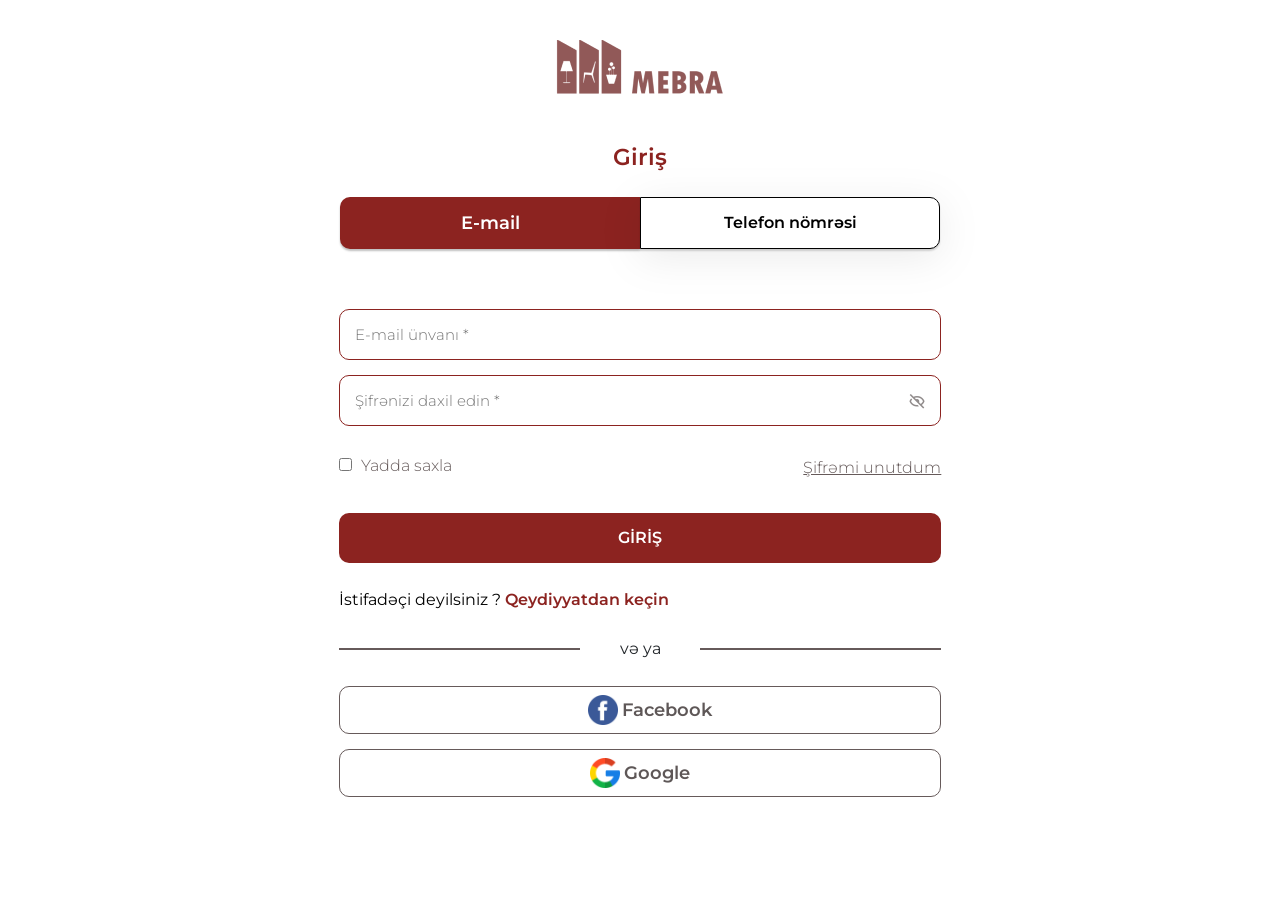
<file: login.html>
<!DOCTYPE html>
<html lang="en">

<head>
    <meta charset="UTF-8">
    <meta http-equiv="X-UA-Compatible" content="IE=edge">
    <meta name="viewport" content="width=device-width, initial-scale=1.0">
    <title>Giriş - mebra.az</title>
    <!-- all css here -->
    <link href='https://unpkg.com/boxicons@2.1.2/css/boxicons.min.css' rel='stylesheet'>
    <link rel="stylesheet" href="https://cdnjs.cloudflare.com/ajax/libs/font-awesome/6.3.0/css/all.min.css">
    <link href="./assets/css/bootstrap.min.css" rel="stylesheet"
        integrity="sha384-GLhlTQ8iRABdZLl6O3oVMWSktQOp6b7In1Zl3/Jr59b6EGGoI1aFkw7cmDA6j6gD" crossorigin="anonymous">
    <link rel="stylesheet" href="./assets/css/style.css">
</head>

<body>
    <!-- Section Login Start -->
    <div class="container-form forms">
        <div class="form-logo">
            <a href="index.html">
                <figure>
                    <img src="./assets/images/logo/header-logo.png" alt="header-logo">
                </figure>
            </a>
        </div>

        <div class="form-field-email">
            <div class="form-login">
                <div class="form-content">
                    Giriş
                </div>
            </div>
    
            <div class="form-mt">
                <div class="text-center d-flex justify-content-center align-items-center container-sm">
                   <button type="button" class="button-email">E-mail</button>
                   <button type="button" class="button-phone">Telefon nömrəsi</button>
                </div>
            </div>
    
            <div class="container form-fields">
                <div class="row">
                    <div class="col-lg-12 d-flex justify-content-center align-items-center">
                        <form class="form" id="login-email">
                            <div class="field input-field">
                                <input type="email" name="email" placeholder="E-mail ünvanı *" class="email" id="field-email">
                            </div>
                            <!-- <div id="email-error"></div> -->
    
                            <div class="field input-field">
                                <input type="password" name="password" placeholder="Şifrənizi daxil edin *" class="password" id="field-email-password">
                                <i class='bx bx-hide eye-icon'></i>
                            </div>
    
                            <div class="form-checkbox">
                                <input type="checkbox" name="checkbox" id="checkbox">
                                <label for="checkbox">Yadda saxla</label>
                                <a href="#">Şifrəmi unutdum</a>
                            </div>
    
                            <div class="field-button">
                                <button type="submit">GİRİŞ</button>
                            </div>
    
                            <div class="field-span">
                                <span>İstifadəçi deyilsiniz ? </span>
                                <a href="register-select.html">Qeydiyyatdan keçin</a>
                            </div>

                            <div class="field-other">
                                <div class="d-flex justify-content-between align-items-center">
                                    <span></span>
                                    <span>və ya</span>
                                    <span></span>
                                </div>
                            </div>

                            <div class="field-social">
                                <div>
                                    <div class="field-facebook d-flex justify-content-center align-items-center">
                                        <figure>
                                            <img src="./assets/images/logo/facebook.png" alt="facebook-logo.png">
                                        </figure>
                                        <span>Facebook</span>
                                    </div>

                                    <div class="field-google d-flex justify-content-center align-items-center">
                                        <figure>
                                            <img src="./assets/images/logo/google.png" alt="google-logo.png">
                                        </figure>
                                       <span>Google</span>
                                    </div>
                                </div>
                            </div>
                        </form>
                    </div>
                </div>
            </div>
        </div>

        <div class="form-field-phone">
            <div class="form-login">
                <div class="form-content">
                    Giriş
                </div>
            </div>
    
            <div class="form-mt">
                <div class="text-center d-flex justify-content-center align-items-center container-sm">
                    <button type="button" class="button-email-hide">E-mail</button>
                    <button type="button" class="button-phone-hide">Telefon nömrəsi</button>
                </div>
            </div>
    
            <div class="container form-fields">
                <div class="row">
                    <div class="col-lg-12 d-flex justify-content-center align-items-center">
                        <form class="form" id="login-phone">
                            <div class="field input-field">
                                <input type="number" name="number" placeholder="Telefon nömrəsi *" class="number" id="field-phone" required>
                            </div>
    
                            <div class="field input-field">
                                <input type="password" name="password" placeholder="Şifrənizi daxil edin *" class="password" id="field-phone-password" required>
                                <i class='bx bx-hide eye-icon eye-icon-phone'></i>
                            </div>
    
                            <div class="form-checkbox">
                                <input type="checkbox" name="checkbox" id="checkbox-phone">
                                <label for="checkbox-phone">Yadda saxla</label>
                                <a href="#">Şifrəmi unutdum</a>
                            </div>
    
                            <div class="field-button">
                                <button type="submit">GİRİŞ</button>
                            </div>
    
                            <div class="field-span">
                                <span>İstifadəçi deyilsiniz ? </span>
                                <a href="register-select.html">Qeydiyyatdan keçin</a>
                            </div>

                            <div class="field-other">
                                <div class="d-flex justify-content-between align-items-center">
                                    <span></span>
                                    <span>və ya</span>
                                    <span></span>
                                </div>
                            </div>

                            <div class="field-social">
                                <div>
                                    <div class="field-facebook d-flex justify-content-center align-items-center">
                                        <figure>
                                            <img src="./assets/images/logo/facebook.png" alt="facebook-logo.png">
                                        </figure>
                                        <span>Facebook</span>
                                    </div>

                                    <div class="field-google d-flex justify-content-center align-items-center">
                                        <figure>
                                            <img src="./assets/images/logo/google.png" alt="google-logo.png">
                                        </figure>
                                       <span>Google</span>
                                    </div>
                                </div>
                            </div>
                        </form>
                    </div>
                </div>
            </div>
        </div>
    </div>
    <!-- Section Login End -->

    <!-- all js here -->
    <script src="./assets/js/bootstrap.bundle.min.js"
        integrity="sha384-w76AqPfDkMBDXo30jS1Sgez6pr3x5MlQ1ZAGC+nuZB+EYdgRZgiwxhTBTkF7CXvN"
        crossorigin="anonymous">
    </script>
    <script src="./assets/js/login.js"></script>
</body>

</html>
</file>
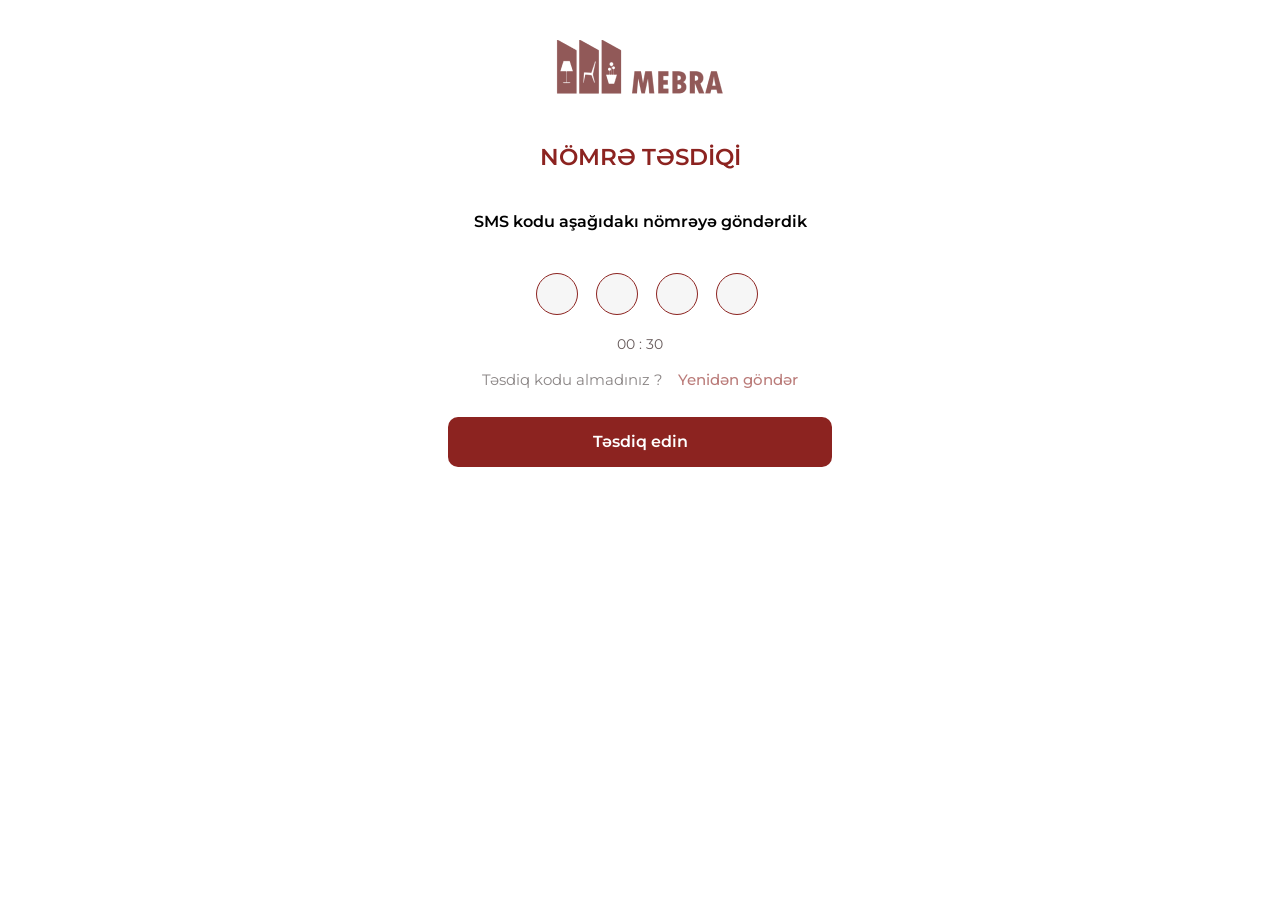
<file: phone-otp.html>
<!DOCTYPE html>
<html lang="en">

<head>
    <meta charset="UTF-8">
    <meta http-equiv="X-UA-Compatible" content="IE=edge">
    <meta name="viewport" content="width=device-width, initial-scale=1.0">
    <title>Qeydiyyat - telefon-otp - mebra.az</title>
    <!-- all css here -->
    <link href='https://unpkg.com/boxicons@2.1.2/css/boxicons.min.css' rel='stylesheet'>
    <link rel="stylesheet" href="https://cdnjs.cloudflare.com/ajax/libs/font-awesome/6.3.0/css/all.min.css">
    <link href="./assets/css/bootstrap.min.css" rel="stylesheet"
        integrity="sha384-GLhlTQ8iRABdZLl6O3oVMWSktQOp6b7In1Zl3/Jr59b6EGGoI1aFkw7cmDA6j6gD" crossorigin="anonymous">
    <link rel="stylesheet" href="./assets/css/style.css">
</head>

<body>
    <!-- Section Phone OTP Start -->
    <section class="container-form forms">
        <div class="form-logo">
            <figure>
                <img src="./assets/images/logo/header-logo.png" alt="header-logo">
            </figure>
        </div>


        <div class="form-login">
            <div class="form-content">
                NÖMRƏ TƏSDİQİ
            </div>
        </div>

        <div class="otp-subtitle">
            <p>SMS kodu aşağıdakı nömrəyə göndərdik</p>
        </div>

        <div class="otp-number d-flex justify-content-center align-items-center">
            <form action="" class="form-otp">
                <input type="number" class="otp-border"></input>
                <input type="number" class="otp-border" disabled></input>
                <input type="number" class="otp-border" disabled></input>
                <input type="number" class="otp-border" disabled></input>
            </form>
        </div>

        <div class="otp-second">
            <span>00 : 30</span>
        </div>

        <div class="otp-send d-flex justify-content-center align-items-center">
            <span>Təsdiq kodu almadınız ?</span>
            <button type="click">Yenidən göndər</button>
        </div>

        <div class="otp-login d-flex justify-content-center align-items-center">
            <button type="submit">Təsdiq edin</button>
        </div>
       
    </section>
    <!-- Section Phone OTP End -->

    <!-- all js here -->
    <script src="./assets/js/bootstrap.bundle.min.js"
        integrity="sha384-w76AqPfDkMBDXo30jS1Sgez6pr3x5MlQ1ZAGC+nuZB+EYdgRZgiwxhTBTkF7CXvN"
        crossorigin="anonymous">
    </script>
    <script src="./assets/js/otp.js"></script>
</body>

</html>
</file>
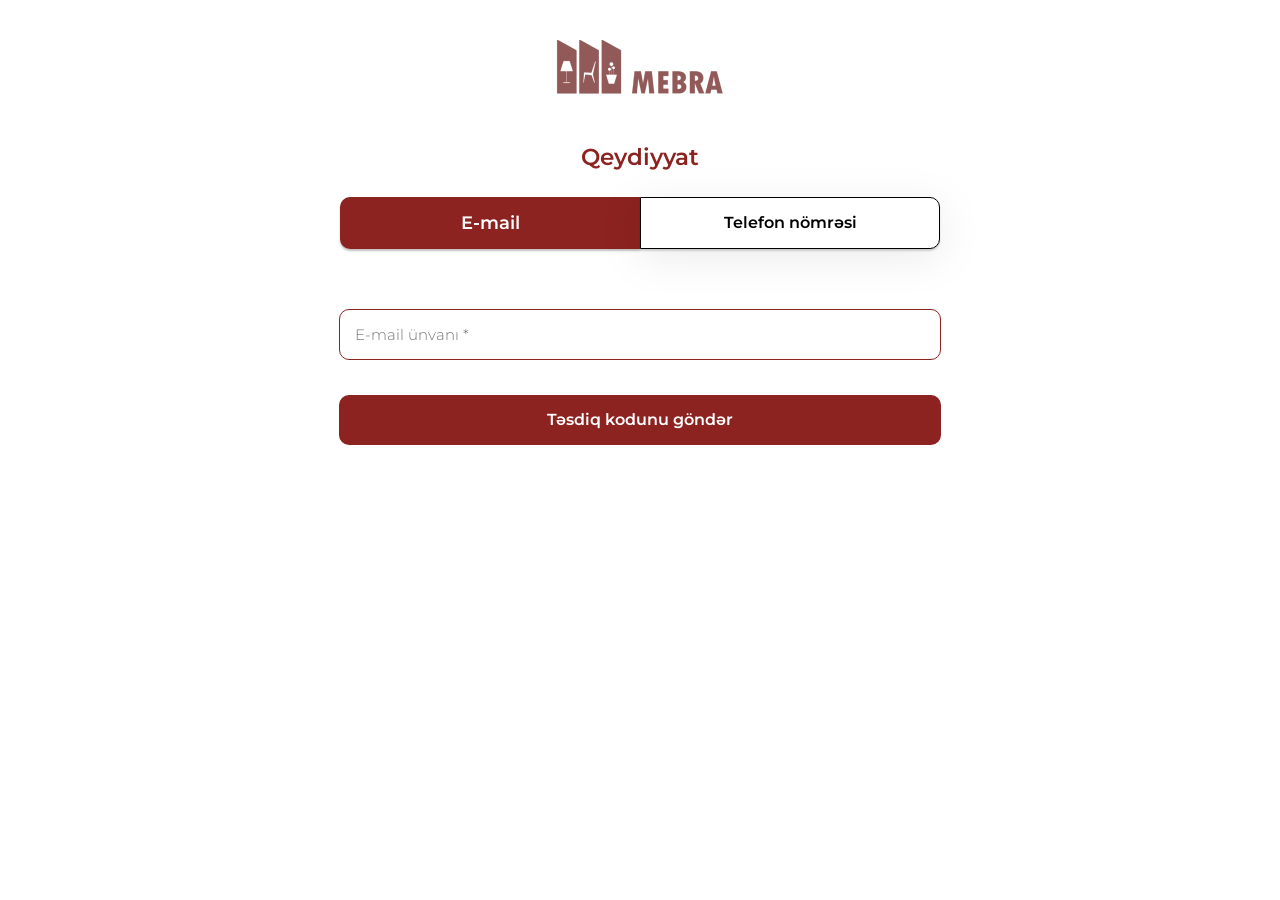
<file: register-select.html>
<!DOCTYPE html>
<html lang="en">

<head>
    <meta charset="UTF-8">
    <meta http-equiv="X-UA-Compatible" content="IE=edge">
    <meta name="viewport" content="width=device-width, initial-scale=1.0">
    <title>Qeydiyyat - seçim - mebra.az</title>
    <!-- all css here -->
    <link href='https://unpkg.com/boxicons@2.1.2/css/boxicons.min.css' rel='stylesheet'>
    <link rel="stylesheet" href="https://cdnjs.cloudflare.com/ajax/libs/font-awesome/6.3.0/css/all.min.css">
    <link href="./assets/css/bootstrap.min.css" rel="stylesheet"
        integrity="sha384-GLhlTQ8iRABdZLl6O3oVMWSktQOp6b7In1Zl3/Jr59b6EGGoI1aFkw7cmDA6j6gD" crossorigin="anonymous">
    <link rel="stylesheet" href="./assets/css/style.css">
</head>

<body>
    <!-- Section Login Start -->
    <section class="container-form forms">
        <div class="form-logo">
            <figure>
                <img src="./assets/images/logo/header-logo.png" alt="header-logo">
            </figure>
        </div>

        <div class="form-field-email">
            <div class="form-login">
                <div class="form-content">
                    Qeydiyyat
                </div>
            </div>
    
            <div class="form-mt">
                <div class="text-center d-flex justify-content-center align-items-center container-sm">
                   <button class="button-email">E-mail</button>
                   <button class="button-phone">Telefon nömrəsi</button>
                </div>
            </div>
    
            <div class="container form-fields">
                <div class="row">
                    <div class="col-lg-12 d-flex justify-content-center align-items-center">
                        <form action="#" class="form">
                            <div class="field input-field">
                                <input type="email" name="email" placeholder="E-mail ünvanı *" class="email" id="field-input-otp">
                            </div>

                            <div class="field-button">
                                <button type="submit" id="email-otp-send">Təsdiq kodunu göndər</button>
                            </div>
    
                            <!-- <div class="field-span">
                                <span>İstifadəçi deyilsiniz ? </span>
                                <a href="register.html">Qeydiyyatdan keçin</a>
                            </div> -->
                        </form>
                    </div>
                </div>
            </div>
        </div>

        <div class="form-field-phone">
            <div class="form-login">
                <div class="form-content">
                    Qeydiyyat
                </div>
            </div>
    
            <div class="form-mt">
                <div class="text-center d-flex justify-content-center align-items-center container-sm">
                    <button class="button-email-hide">E-mail</button>
                    <button class="button-phone-hide">Telefon nömrəsi</button>
                </div>
            </div>
    
            <div class="container form-fields">
                <div class="row">
                    <div class="col-lg-12 d-flex justify-content-center align-items-center">
                        <form action="#" class="form">
                            <div class="field input-field">
                                <input type="number" name="number" placeholder="Telefon nömrəsi *" class="number">
                            </div>

                            <div class="field-button">
                                <button type="submit">Təsdiq kodunu göndər</button>
                            </div>
    
                            <!-- <div class="field-span">
                                <span>İstifadəçi deyilsiniz ? </span>
                                <a href="register.html">Qeydiyyatdan keçin</a>
                            </div> -->
                        </form>
                    </div>
                </div>
            </div>
        </div>
    </section>
    <!-- Section Login End -->

    <!-- all js here -->
    <script src="./assets/js/bootstrap.bundle.min.js"
        integrity="sha384-w76AqPfDkMBDXo30jS1Sgez6pr3x5MlQ1ZAGC+nuZB+EYdgRZgiwxhTBTkF7CXvN"
        crossorigin="anonymous">
    </script>
    <script src="./assets/js/register-select.js"></script>
</body>

</html>
</file>
<file: assets/css/style.css>
/*-----------------------------------------------------------------------------------
    
    Project Name: mebra.az
    
    
-----------------------------------------------------------------------------------
    
    [Table of contents] 
	
    1. Project default css
    2. Index page style
    3. Vip page style
    4. Premium page style
    5. End page style
    6. Other page style
    7. Login , register page style
    8. Company page , Company-all page, Company Internal page style
    9. Furniture Internal page , Master Services Internal page style
    10. Filter Products page , Filter Services page style
    11. Announcement-services page , Announcement-furniture page style
    12. Personal cabinet page style
    

    
-----------------------------------------------------------------------------------*/

/*-----------------------------
    1. Project default css
-------------------------------*/
@import url("https://fonts.googleapis.com/css2?family=Montserrat:ital,wght@0,400;0,500;0,600;0,700;1,300;1,500;1,700;1,800&display=swap");

*, * ::before , * ::after { box-sizing: border-box; }

* {
    margin: 0;
    padding: 0;
    box-sizing: border-box;
    list-style-type: none;
    text-decoration: none;
}

*,
p,
h1,
h2,
h3,
h4,
h5,
h6,
figure,
span,
input,
a,
textarea,
label,
button,
fieldset,
legend,
select,
option,
li {
    margin: 0;
    padding: 0;
    font-family: 'Montserrat', sans-serif;
}

ol , ul , li {
    padding-left: 0;
    margin-bottom: 0;
}



/*------------------------
    2. Index page style
--------------------------*/
.mobile-nav {
    opacity: 0;
}

.mobile-nav .header-overlay {
    position: fixed;
    width: 0;
    height: 0;
    opacity: 0;
    visibility: hidden;
    background-color: #FFFFFF;
    transition: 0.5s ease-in-out;
    -webkit-transition: 0.5s ease-in-out;
    -moz-transition: 0.5s ease-in-out;
    -ms-transition: 0.5s ease-in-out;
    -o-transition: 0.5s ease-in-out;
    z-index: 999;
}

.mobile-nav .mobile-content {
    overflow-x: hidden;
    overflow-y: scroll;
    position: fixed;
    width: 80%;
    left: 0;
    padding-top: 25px;
    background-color: #ffffff;
    height: 100vh;
    transition: 0.8s all ease;
    transform: translateX(-100%);
    box-shadow: -10px 0 20px -10px rgba(0, 0, 0, 0.1019607843);
    z-index: 2000;
    -webkit-transition: 0.8s all ease;
    -moz-transition: 0.8s all ease;
    -ms-transition: 0.8s all ease;
    -o-transition: 0.8s all ease;
    -webkit-transform: translateX(-100%);
    -moz-transform: translateX(-100%);
    -ms-transform: translateX(-100%);
    -o-transform: translateX(-100%);
}

.mobile-nav .mobile-content .mobile-header {
    padding: 0 30px 25px 30px;
    width: 100%;
    display: flex;
    justify-content: space-between;
    background: #FFFFFF;
    box-shadow: 0 4px 4px rgba(0, 0, 0, 0.25);
    border-bottom: solid 1px #FFFFFF;
}

.mobile-nav .mobile-content .mobile-header .close-menu {
    position: relative;
    float: right;
    margin-top: 28px;
    display: block;
    width: 30px;
    height: 30px;
    cursor: pointer;
    top: -20px;
    color: #000000;
}

.mobile-nav .mobile-content .mobile-header .close-menu span {
    display: inline-block;
    padding: 0 0 20px 15px;
}

.mobile-nav .mobile-content .mobile-header .close-menu span::before,
.mobile-nav .mobile-content .mobile-header .close-menu span::after {
    position: absolute;
    content: "";
    width: 2px;
    height: 30px;
    background: #000;
}

.mobile-nav .mobile-content .mobile-header .close-menu span::before {
    transform: rotate(45deg);
    -webkit-transform: rotate(45deg);
    -moz-transform: rotate(45deg);
    -ms-transform: rotate(45deg);
    -o-transform: rotate(45deg);
}

.mobile-nav .mobile-content .mobile-header .close-menu span::after {
    transform: rotate(-45deg);
    -webkit-transform: rotate(-45deg);
    -moz-transform: rotate(-45deg);
    -ms-transform: rotate(-45deg);
    -o-transform: rotate(-45deg);
}

.mobile-nav .mobile-content .body-menu ul {
    padding: 0 30px 30px 30px;
    margin: 0;
}

.mobile-nav .mobile-content .body-menu ul li {
    transition: 0.3s ease-in-out;
    -webkit-transition: 0.3s ease-in-out;
    -moz-transition: 0.3s ease-in-out;
    -ms-transition: 0.3s ease-in-out;
    -o-transition: 0.3s ease-in-out;
}

.mobile-nav .mobile-content .body-menu ul li a {
    padding-top: 30px;
    /*padding-top: 50px;*/
    display: inline-block;
    font-style: normal;
    font-weight: 600;
    font-size: 20px;
    line-height: 24px;
    color: #FFFFFF;
    text-decoration: none;
    border-bottom: 1px solid rgba(217, 217, 217, 0.33);
    padding-bottom: 30px;
    width: 100%;
    transition: 0.3s all ease;
    -webkit-transition: 0.3s all ease;
    -moz-transition: 0.3s all ease;
    -ms-transition: 0.3s all ease;
    -o-transition: 0.3s all ease;
}

.mobile-nav .mobile-content .body-menu ul li:last-child a {
    border-bottom: none;
}

.mobile-nav .mobile-content .body-menu ul li a:hover {
    color: #8C2320;
}

.mobile-nav .mobile-content .body-menu .card {
    cursor: pointer;
}

.mobile-nav .mobile-content .body-menu .card h6 {
    font-style: normal;
    font-weight: 500;
    font-size: 20px;
    line-height: 24px;
    text-align: center;
    color: #000000;
}

.mobile-nav .mobile-content .body-menu .card p {
    font-style: normal;
    font-weight: 500;
    font-size: 20px;
    line-height: 24px;
    text-align: center;
    color: #000000;
    margin-top: 40px;
}

.mobile-nav .mobile-content .body-menu .card span a {
    color: #8C2320;
    text-decoration: none;
}

.mobile-nav.active {
    opacity: 1;
}

.mobile-nav.active .header-overlay {
    width: 100vw;
    height: 100vh;
    opacity: 0.3;
    visibility: visible;
}

.mobile-nav.active .mobile-content {
    transform: translateX(0);
    -webkit-transform: translateX(0);
    -moz-transform: translateX(0);
    -ms-transform: translateX(0);
    -o-transform: translateX(0);
}

.body-menu {
    margin-top: 22px;
    background: #C2A792;
    box-shadow: 0 4px 5px rgba(0, 0, 0, 0.25);
}

.body-menu .dropdown-item {
    background: #FFFFFF;
    color: #4478C6 !important;
    padding-bottom: 0 !important;
    border-bottom: none !important;
}

.dropdown-item:focus,
.dropdown-item:hover {
    background-color: #FFFFFF;
}

.header-icons i {
    color: #FFFFFF;
}

.header-icons i:last-child {
    padding-right: 0;
}

.header-icons i,
.header-icons a {
    /* padding-right: 9px; */
    padding-right: 5px;
}

.header-icons span {
    cursor: pointer;
}

.mobile-login {
    opacity: 0;
    overflow: hidden;
    position: relative;
}

.mobile-login .login-overlay {
    position: fixed;
    width: 0;
    height: 0;
    opacity: 0;
    visibility: hidden;
    background-color: rgb(0, 0, 0);
    transition: 0.5s ease-in-out;
    -webkit-transition: 0.5s ease-in-out;
    -moz-transition: 0.5s ease-in-out;
    -ms-transition: 0.5s ease-in-out;
    -o-transition: 0.5s ease-in-out;
    z-index: 999;
}

.mobile-login .login-content {
    overflow-x: hidden;
    overflow-y: scroll;
    position: fixed;
    width: 50%;
    right: 0;
    padding-top: 20px;
    background-color: #ffffff;
    height: 100vh;
    transition: 0.8s all ease;
    transform: translateX(100%);
    box-shadow: -10px 0 20px -10px rgba(0, 0, 0, 0.1019607843);
    z-index: 2000;
    -webkit-transition: 0.8s all ease;
    -moz-transition: 0.8s all ease;
    -ms-transition: 0.8s all ease;
    -o-transition: 0.8s all ease;
    -webkit-transform: translateX(100%);
    -moz-transform: translateX(100%);
    -ms-transform: translateX(100%);
    -o-transform: translateX(100%);
}

.mobile-login .login-content .login-header {
    padding: 0 20px 30px 20px;
    width: 100%;
}

.mobile-login .login-content .login-header .close-login {
    position: relative;
    float: right;
    margin-top: 8px;
    display: block;
    width: 30px;
    height: 30px;
    cursor: pointer;
    top: -20px;
}

.mobile-login .login-content .login-header .close-login span {
    display: inline-block;
    padding: 0 0 20px 15px;
}

.mobile-login .login-content .login-header .close-login span::before,
.mobile-login .login-content .login-header .close-login span::after {
    position: absolute;
    content: "";
    width: 2px;
    height: 30px;
    background: #000;
}

.mobile-login .login-content .login-header .close-login span::before {
    transform: rotate(45deg);
    -webkit-transform: rotate(45deg);
    -moz-transform: rotate(45deg);
    -ms-transform: rotate(45deg);
    -o-transform: rotate(45deg);
}

.mobile-login .login-content .login-header .close-login span::after {
    transform: rotate(-45deg);
    -webkit-transform: rotate(-45deg);
    -moz-transform: rotate(-45deg);
    -ms-transform: rotate(-45deg);
    -o-transform: rotate(-45deg);
}

.mobile-login .login-content .login-menu {
    padding: 0 20px 20px 20px;
}

.mobile-login.active {
    opacity: 1;
}

.mobile-login.active .login-overlay {
    width: 100vw;
    height: 100vh;
    opacity: 0.3;
    visibility: visible;
}

.mobile-login.active .login-content {
    transform: translateX(0);
    -webkit-transform: translateX(0);
    -moz-transform: translateX(0);
    -ms-transform: translateX(0);
    -o-transform: translateX(0);
}

.bg-C2A792 {
    background: #C2A792;
}

header .mobile-burger {
    display: none;
    padding-top: 10px;
    padding-bottom: 10px;
}

header .bar {
    cursor: pointer;
    font-size: 20px;
    color: #FFFFFF;
}

header nav .navbar {
    /* margin-left: 30px; */
    padding: 0;
}

header nav .navbar .main {
    position: relative;
    padding: 26px 0;
}

header nav .navbar .main a {
    transition: 0.3s ease-in-out;
    -webkit-transition: 0.3s ease-in-out;
    -moz-transition: 0.3s ease-in-out;
    -ms-transition: 0.3s ease-in-out;
    -o-transition: 0.3s ease-in-out;
}

header nav .navbar .main a:hover {
    color: #8C2320;
}

header nav .navbar .main .dropdown-desktop {
    z-index: 999;
    width: 220px;
    position: absolute;
    top: 100px;
    left: 0;
    border-radius: 8px;
    padding: 18px;
    /*padding: 8px;*/
    visibility: hidden;
    opacity: 0;
    background: #FFFFFF;
    box-shadow: 0 4px 4px rgba(0, 0, 0, 0.25);
    transition: 0.3s ease-in-out;
    -webkit-transition: 0.3s ease-in-out;
    -moz-transition: 0.3s ease-in-out;
    -ms-transition: 0.3s ease-in-out;
    -o-transition: 0.3s ease-in-out;
}

header nav .navbar .main .dropdown-desktop li {
    padding: 12px;
    border-radius: 4px;
    transition: 0.5s ease-in-out;
    -webkit-transition: 0.5s ease-in-out;
    -moz-transition: 0.5s ease-in-out;
    -ms-transition: 0.5s ease-in-out;
    -o-transition: 0.5s ease-in-out;
}

header nav .navbar .main .dropdown-desktop li a {
    font-weight: 600;
}

header nav .navbar .main .dropdown-desktop li a i {
    margin-right: 10px;
    font-size: 20px;
    width: 25px;
    text-align: center;
}

header nav .navbar .main .dropdown-desktop li:hover {
    background-color: #f1f5f9;
}

header nav .navbar .main .dropdown-desktop li:hover a {
    color: #343a49;
}

header nav .navbar .main .dropdown-desktop li+li {
    margin-top: 4px;
    /* margin-top: 16px; */
}

header nav .navbar .main:hover .dropdown-desktop {
    visibility: visible;
    opacity: 1;
    top: 78px;
}

header nav .navbar .main+.main {
    margin-left: 50px;
}

header nav.none {
    display: none;
}

header .search-form.block {
    display: block;
}

.mobile-form form input {
    background: #D9D9D9;
    /* border-radius: 10px; */
    border: none;
    padding: 8px 0 8px 12px;
}

.mobile-form form input {
    font-style: normal;
    /* text-align: center; */
    color: rgba(0, 0, 0, 0.57);
}

.mobile-form form i {
    color: #8C2320;
}

.login {
    display: flex;
    flex-direction: row;
    justify-content: center;
    align-items: center;
    background: #8C2320;
    border-radius: 10px;
    -webkit-border-radius: 10px;
    -moz-border-radius: 10px;
    -ms-border-radius: 10px;
    -o-border-radius: 10px;
    padding: 15px;
    cursor: pointer;
}

.login a {
    font-style: normal;
    font-weight: 400;
    color: #FFFFFF !important;
    text-decoration: none;
    cursor: pointer;
}

.login i {
    color: #FFFFFF;
    padding-right: 8px;
    font-size: 20px;
}

#scroll-button ,
#scroll-button_end {
    position: fixed;
    left: 19%;
    transform: translate(-50%, 50%);
    transition: transform 0.3s;
    z-index: 9999;
    -webkit-transition: transform 0.3s;
    -moz-transition: transform 0.3s;
    -ms-transition: transform 0.3s;
    -o-transition: transform 0.3s;
    -webkit-transform: translate(-50%, 50%);
    -moz-transform: translate(-50%, 50%);
    -ms-transform: translate(-50%, 50%);
    -o-transform: translate(-50%, 50%);
}

.categories-left {
    background: #D9D9D9;
}

.all-categories__icon {
    width: 75px;
    height: 75px;
    display: block;
    object-fit: contain;
}

.categories-all {
    text-align: center;
    margin-top: 14px;
}

.categories-all span {
    font-style: normal;
    font-weight: 400;
    font-size: 16px;
    line-height: 20px;
    color: #000000;
}

.categories-image {
    /* width: 100%; */
    max-width: 100%;
    display: block;
    object-fit: contain;
}

.categories-right {
    text-align: center;
    display: flex;
    justify-content: center;
    align-items: center;
    flex-direction: column;
}

.categories-title {
    margin-top: 14px;
    text-align: center;
}

.categories-title a {
    font-style: normal;
    font-weight: 400;
    font-size: 16px;
    line-height: 20px;
    color: #000000;
    text-decoration: none;
}

.categories-list li a {
    font-style: normal;
    font-weight: 400;
    font-size: 15px;
    line-height: 20px;
    text-align: center;
    color: #000000;
    text-decoration: none;
    transition: color 0.3s ease;
    -webkit-transition: color 0.3s ease;
    -moz-transition: color 0.3s ease;
    -ms-transition: color 0.3s ease;
    -o-transition: color 0.3s ease;
}

.categories-list li a:hover {
    color: #8C2320;
}

.categories-list li i {
    font-size: 13px;
}

.categories-list-item-bg {
    background: #F1F5FA;
    box-shadow: 0 3px 3px rgba(0, 0, 0, 0.21);
    padding-top: 78px;
    padding-bottom: 110px;
    display: flex;
    justify-content: space-around;
}

.categories-list-item li a {
    font-style: normal;
    font-weight: 400;
    font-size: 16px;
    line-height: 20px;
    color: #000000;
    text-decoration: none;
    line-height: 40px;
}

.categories-list-item-relative {
    position: relative;
}

.categories-item-image {
    width: 100%;
    height: 200px;
    display: block;
    object-fit: cover;
}

.categories-list-item-link {
    background: rgba(255, 255, 255, 0.92);
    padding: 20px;
    position: absolute;
    left: 10px;
    bottom: -44px;
    text-align: center;
    width: 300px;
    height: 70px;
    display: inline-block;
}

.categories-list-item-link a {
    font-style: normal;
    font-weight: 400;
    font-size: 16px;
    line-height: 20px;
    display: inline-block;
    text-decoration-line: underline !important;
    -moz-text-decoration-line: underline !important;
    color: #8C2320 !important;
}

.section-categories .categories-list li a {
    position: relative;
    transition: color 0.3s ease;
    -webkit-transition: color 0.3s ease;
    -moz-transition: color 0.3s ease;
    -ms-transition: color 0.3s ease;
    -o-transition: color 0.3s ease;
    z-index: 99;
}

.section-categories .categories-list li .sub-menu {
    position: absolute;
    z-index: 500;
    opacity: 0;
    visibility: hidden;
    transition: all 0.5s ease;
    -webkit-transition: all 0.5s ease;
    -moz-transition: all 0.5s ease;
    -ms-transition: all 0.5s ease;
    -o-transition: all 0.5s ease;
}

.section-categories .categories-list li .sub-menu>ul>li>a {
    transition: color 0.3s ease;
    -webkit-transition: color 0.3s ease;
    -moz-transition: color 0.3s ease;
    -ms-transition: color 0.3s ease;
    -o-transition: color 0.3s ease;
}

.section-categories .categories-list li .sub-menu>ul>li>a:hover {
    color: #8C2320;
}

.section-categories .categories-list .menu-item-has-children:hover .sub-menu {
    margin-top: 0;
    visibility: visible;
    opacity: 1;
}

.section-categories .categories-list>li .sub-menu.mega-menu {
    left: 50%;
    transform: translateX(-50%);
    -webkit-transform: translateX(-50%);
    -moz-transform: translateX(-50%);
    -ms-transform: translateX(-50%);
    -o-transform: translateX(-50%);
}

.section-categories .categories-list>li .sub-menu.mega-menu-column-3 {
    max-width: 1100px;
    width: 100%;
}

.section-home-slider .home-slider {
    position: relative;
}

.home-image {
    width: 100%;
    display: block;
    object-fit: cover;
}

.bg-rgba-217 {
    margin: 0 auto;
    width: 50%;
    position: absolute;
    left: 25%;
}

.home-slider-title h1 {
    font-style: normal;
    font-weight: 500;
    display: flex;
    align-items: center;
    justify-content: center;
    text-align: center;
    color: #000000;
}

.home-slider-subtitle {
    font-style: normal;
    font-weight: 400;
    font-size: 20px;
    line-height: 20px;
    display: flex;
    align-items: center;
    justify-content: center;
    text-align: center;
}

.home-slider-subtitle a {
    color: #8C2320;
    padding-right: 7px;
    text-decoration: none;
}

.home-slider-subtitle span i {
    color: #8C2320;
    font-size: 14px;
}

.home-slider-price {
    background: #8C2320;
    font-style: normal;
    font-weight: 500;
    display: flex;
    align-items: center;
    justify-content: center;
    text-align: center;
    position: absolute;
    top: 0;
    color: #FFFFFF;
    border-radius: 50%;
    -webkit-border-radius: 50%;
    -moz-border-radius: 50%;
    -ms-border-radius: 50%;
    -o-border-radius: 50%;
    padding: 30px 11px;
    left: 72%;
}

.home-slider-price span {
    display: flex;
    align-items: center;
    justify-content: center;
    text-align: center;
}

.slide-content-home {
    overflow: hidden;
    position: relative;
}

.swiper-navBtn-home {
    color: #FFFFFF;
    transition: color 0.3s ease;
    -webkit-transition: color 0.3s ease;
    -moz-transition: color 0.3s ease;
    -ms-transition: color 0.3s ease;
    -o-transition: color 0.3s ease;
}

.swiper-navBtn-home::before,
.swiper-navBtn-home::after {
    font-size: 20px;
}

.swiper-button-next-home {
    right: 0;
}

.swiper-button-prev-home {
    left: 0;
}

.swiper-button-next-home,
.swiper-button-prev-home {
    border-radius: 50%;
    -webkit-border-radius: 50%;
    -moz-border-radius: 50%;
    -ms-border-radius: 50%;
    -o-border-radius: 50%;
    border: solid 2px #FFFFFF;
    width: 35px;
    height: 35px;
    text-align: center;
}

.swiper-button-next-home::after {
    content: "\f061";
    font-weight: 700;
    font-family: "Font Awesome 5 Free";
    /* font-size: 25px; */
    font-size: 1.3rem;
}

.swiper-button-prev-home::after {
    content: "\f060";
    font-weight: 700;
    font-family: "Font Awesome 5 Free";
    /* font-size: 25px; */
    font-size: 1.3rem;
}

.swiper-button-next-home,
.swiper-button-prev-home {
    top: var(--swiper-navigation-top-offset, 41%);
}

.swiper-button-next-home {
    top: 43%;
    right: 48px;
    position: absolute;
    z-index: 1;
}

.swiper-button-prev-home {
    top: 43%;
    left: 48px;
    position: absolute;
    z-index: 1;
}

.bg-image {
    background-image: url("../images/bg/bg-sofa.jpg");
    background-size: cover;
    background-repeat: no-repeat;
    background-position: center center;
}

.section-background p {
    font-style: normal;
    font-weight: 400;
    color: #FFFFFF;
}

.background-button a {
    font-style: normal;
    font-weight: 400;
    color: #FFFFFF;
    text-decoration: none;
}

.background-button a i {
    font-size: 14px;
}

.bg-image i {
    color: #FFFFFF;
    font-size: 13px;
}

.title {
    color: #000000;
    display: flex;
    align-items: center;
    justify-content: center;
    font-style: normal;
    font-weight: 400;
}

.services-image {
    object-fit: cover;
}

.services-title {
    margin-top: 10px;
    font-style: normal;
    font-weight: 400;
}

.services-title h5 {
    color: rgba(70, 62, 62, 0.49);
}

.services-title h6 {
    color: #463E3E;
}

.services-title span {
    color: #463E3E;
}

.services-button {
    margin-top: 10px;
}

.services-button a {
    color: #8C2320;
    font-style: normal;
    font-weight: 400;
    font-size: 16px;
    line-height: 20px;
    text-decoration: none;
}

.services-button span i {
    color: #8C2320;
    font-size: 13px;
}

.popular-categories-title {
    font-style: normal;
    font-weight: 400;
    display: flex;
    align-items: center;
    justify-content: center;
    text-align: center;
    color: #000000;
}

.popular-categories-image {
    object-fit: contain;
    filter: drop-shadow(0 4px 3px rgba(0, 0, 0, 0.05));
    -webkit-filter: drop-shadow(0 4px 3px rgba(0, 0, 0, 0.05));
}

.popular-categories-subtitle a {
    font-style: normal;
    font-weight: 400;
    font-size: 16px;
    line-height: 20px;
    color: #8C2320;
    display: flex;
    align-items: center;
    justify-content: center;
    text-align: center;
    text-decoration: none;
}

.section-announcement-title {
    font-style: normal;
    font-weight: 400;
    display: flex;
    align-items: center;
    justify-content: center;
    color: #000000;
}

.section-announcement-subtitle {
    display: flex;
    justify-content: flex-end;
}

.section-announcement-subtitle a {
    font-style: normal;
    font-size: 16px;
    line-height: 20px;
    color: #000000;
}

.slide-container {
    padding: 20px 0 40px;
}

.slide-content ,
.slide-content_mainEnd {
    margin: 0 40px;
    /* margin: 0 34px; */
    overflow: hidden;
}

.swiper-navBtn {
    color: #8C2320;
    transition: color 0.3s ease;
    -webkit-transition: color 0.3s ease;
    -moz-transition: color 0.3s ease;
    -ms-transition: color 0.3s ease;
    -o-transition: color 0.3s ease;
}

.swiper-navBtn::before,
.swiper-navBtn::after {
    font-size: 20px;
}

.swiper-button-next {
    right: 0;
}

.swiper-button-prev {
    left: 0;
}

.swiper-button-next,
.swiper-button-prev {
    border-radius: 50%;
    -webkit-border-radius: 50%;
    -moz-border-radius: 50%;
    -ms-border-radius: 50%;
    -o-border-radius: 50%;
    border: solid 2px #8C2320;
    width: 35px;
    height: 35px;
}

.swiper-button-next::after {
    content: "\f061";
    font-weight: 700;
    font-family: "Font Awesome 5 Free";
    /* font-size: 25px; */
    font-size: 1.3rem;
}

.swiper-button-prev::after {
    content: "\f060";
    font-weight: 700;
    font-family: "Font Awesome 5 Free";
    /* font-size: 25px; */
    font-size: 1.3rem;
}

.swiper-button-next-item::after {
    content: "\f178";
    font-weight: 700;
    font-family: "Font Awesome 5 Free";
    /* font-size: 25px; */
    color: #FFFFFF;
    font-size: 1.3rem;
}

.swiper-button-prev-item::after {
    content: "\f177";
    font-weight: 700;
    font-family: "Font Awesome 5 Free";
    /* font-size: 25px; */
    color: #FFFFFF;
    font-size: 1.3rem;
}

.swiper-button-next,
.swiper-button-prev {
    top: var(--swiper-navigation-top-offset, 41%);
}

.swiper-button-next-item {
    top: 43%;
    right: 12px;
    position: absolute;
    z-index: 1;
}

.swiper-button-prev-item {
    top: 43%;
    left: 12px;
    position: absolute;
    z-index: 1;
}

.swiper-pagination-bullet {
    opacity: 1;
}

.swiper-pagination-bullet-active {
    background-color: #8C2320;
    /* border: solid 6px white;
    outline: solid 3px #8C2320;
    width: 20px;
    height: 20px; */
}

.slide-content-item {
    position: relative;
    z-index: 1;
}

/* .swiper-pagination {
    min-height: 20px;
    line-height: 30px;
} */

.product-image {
    max-width: 100%;
    height: auto;
    display: block;
}

/* .image-sizes {
    width: 100%;
    display: block;
    object-fit: cover;
} */

.product-item {
    position: relative;
}

.product-icon {
    width: 25px;
    height: 22px;
    color: #FFFFFF;
    position: absolute;
    display: inline-block;
    cursor: pointer;
    top: 11px;
    right: 13px;
    /* right: 15px; */
    z-index: 2;
}

.product-icon i {
    font-size: 1.5em;
}

.product-button {
    position: relative;
}

.product-button button {
    position: absolute;
    bottom: 8px;
    left: 13px;
    z-index: 1;
}

.product-button button {
    font-style: normal;
    font-weight: 500;
    background: #8C2320;
    color: #FFFFFF;
    border: solid 1px #8C2320;
    border-radius: 5px;
    -webkit-border-radius: 5px;
    -moz-border-radius: 5px;
    -ms-border-radius: 5px;
    -o-border-radius: 5px;
    padding: 5px 10px;
    display: inline-block;
}

.product-description {
    margin-top: 10px;
}

.product-description ul {
    font-style: normal;
    font-weight: 700;
    font-size: 18px;
    line-height: 20px;
    color: #000000;
}

.product-description ul li:nth-child(2) {
    color: #463E3E;
    font-size: 15px;
    font-weight: 500;
}

.product-description ul li:nth-child(3) {
    color: rgba(70, 62, 62, 0.49);
    font-size: 13px;
}

.product-icons {
    position: relative;
}

.product-icons span {
    background: #FFFFFF;
    border: solid 1px #FFFFFF;
    border-radius: 5px;
    -webkit-border-radius: 5px;
    -moz-border-radius: 5px;
    -ms-border-radius: 5px;
    -o-border-radius: 5px;
    position: absolute;
    right: 13px;
    bottom: 8px;
    z-index: 1;
}

.product-icons span i {
    display: flex;
    justify-content: center;
    align-items: center;
    padding: 5px 8px;
}

.product-icons span:first-child {
    color: #8C2320;
    padding-right: 28px;
    /* padding-right: 18px; */
}

.product-icons span:last-child {
    color: #FF4F08;
}

#product-icons-vip span {
    padding-right: 0;
}

.bg-image-announcement {
    background-image: url("../images/bg/Rectangle\ 286.jpg");
    background-size: cover;
    background-position: center center;
    background-repeat: no-repeat;
}

.section-background-announcement p {
    font-style: normal;
    font-weight: 400;
    font-size: 20px;
    line-height: 20px;
    color: #FFFFFF;
    display: flex;
    align-items: center;
    justify-content: center;

}

.bg-linear-94 {
    background: linear-gradient(270deg, rgba(50, 40, 35, 0) -0.87%, #C2A792 94.22%);
}

.section-footer {
    background: #C2A792;
}

.border-line {
    border-bottom: 1px solid #FFFFFF;
}

.footer-logo {
    object-fit: contain;
}

.footer-contact {
    font-style: normal;
    font-weight: 400;
    /* font-size: 16px; */
    font-size: 15px;
    line-height: 20px;
    color: rgba(255, 255, 255, 0.95);
}

.footer-contact li a {
    text-decoration: none;
    color: rgba(255, 255, 255, 0.95);
}

.footer-contact span a {
    text-decoration: none;
    color: rgba(255, 255, 255, 0.95);
}

.footer-content ul li a {
    font-style: normal;
    font-weight: 400;
    /* font-size: 16px; */
    font-size: 15px;
    line-height: 20px;
    color: #FFFFFF !important;
    text-decoration: none;
    cursor: pointer;
}

.footer-content ul {
    padding-left: 0;
}

.footer-copyright {
    font-style: normal;
    font-weight: 400;
    text-align: center;
    letter-spacing: -0.01em;
    color: #FFFFFF;
}



/*-----------------------------
    3. Vip page style
-------------------------------*/
.slide-content-vip {
    overflow: hidden;
}



/*-----------------------------
    4. Premium page style
-------------------------------*/
.slide-content-premium {
    overflow: hidden;
}



/*-----------------------------
    5. End page style
-------------------------------*/
.slide-content-end {
    overflow: hidden;
}

.slide-content-item__end {
    position: relative;
    z-index: 1;
}



/*-----------------------------
    6. Other page style
-------------------------------*/
.slide-content-other {
    overflow: hidden;
}



/*-------------------------------
 7. Login - Register page style
--------------------------------*/
.container-form {
    width: 100%;
}

.form-logo figure img {
    width: 100%;
    height: 55px;
    display: block;
    object-fit: contain;
}

.form-content {
    font-style: normal;
    text-align: center;
    color: #8C2320;
}

.button-email {
    background: #8C2320;
    box-shadow: 0 2px 2px rgba(0, 0, 0, 0.25);
    font-style: normal;
    font-weight: 600;
    font-size: 18px;
    line-height: 22px;
    color: #FFFFFF;
    padding: 15px 0;
    border-radius: 10px 0 0 10px;
    -webkit-border-radius: 10px 0 0 10px;
    -moz-border-radius: 10px 0 0 10px;
    -ms-border-radius: 10px 0 0 10px;
    -o-border-radius: 10px 0 0 10px;
    border: none;
    display: block;
}

.button-phone {
    border: 1px solid #000000;
    filter: drop-shadow(0 8px 20px rgba(0, 0, 0, 0.08));
    border-radius: 0 10px 10px 0;
    -webkit-border-radius: 0 10px 10px 0;
    -moz-border-radius: 0 10px 10px 0;
    -ms-border-radius: 0 10px 10px 0;
    -o-border-radius: 0 10px 10px 0;
    background: #FFFFFF;
    box-shadow: 0 2px 2px rgba(0, 0, 0, 0.17);
    font-style: normal;
    font-weight: 600;
    font-size: 16px;
    line-height: 20px;
    color: #000000;
    padding: 15px 0;
    display: block;
    -webkit-filter: drop-shadow(0 8px 20px rgba(0, 0, 0, 0.08));
}

.button-email-hide {
    border: 1px solid #000000;
    filter: drop-shadow(0 8px 20px rgba(0, 0, 0, 0.08));
    border-radius: 8px 0 0 8px;
    -webkit-border-radius: 8px 0 0 8px;
    -moz-border-radius: 8px 0 0 8px;
    -ms-border-radius: 8px 0 0 8px;
    -o-border-radius: 8px 0 0 8px;
    background: #FFFFFF;
    box-shadow: 0 2px 2px rgba(0, 0, 0, 0.17);
    font-style: normal;
    font-weight: 600;
    font-size: 16px;
    line-height: 20px;
    color: #000000;
    padding: 15px 0;
    display: block;
    -webkit-filter: drop-shadow(0 8px 20px rgba(0, 0, 0, 0.08));
}

.button-phone-hide {
    background: #8C2320;
    box-shadow: 0 2px 2px rgba(0, 0, 0, 0.25);
    font-style: normal;
    font-weight: 600;
    /*font-size: 18px;
    */
    font-size: 16px;
    line-height: 22px;
    color: #FFFFFF;
    padding: 15px 0;
    border-radius: 0 8px 8px 0;
    -webkit-border-radius: 0 8px 8px 0;
    -moz-border-radius: 0 8px 8px 0;
    -ms-border-radius: 0 8px 8px 0;
    -o-border-radius: 0 8px 8px 0;
    border: none;
    display: block;
}

.field {
    width: 100%;
    position: relative;
    background: #FFFFFF;
    /* box-shadow: 0 2px 2px rgba(0, 0, 0, 0.17); */
}

.field input,
.field select,
.field textarea,
.field label {
    font-style: normal;
    font-weight: 300;
    font-size: 15px;
    line-height: 20px;
    color: rgba(70, 62, 62, 0.87);
    border: 1px solid #8C2320;
    border-radius: 10px;
    outline: none;
    -webkit-border-radius: 10px;
    -moz-border-radius: 10px;
    -ms-border-radius: 10px;
    -o-border-radius: 10px;
    /* padding: 20px; */
    padding: 15px;
    height: 100%;
    width: 100%;
}

.eye-icon {
    position: absolute;
    top: 50%;
    right: 10px;
    transform: translateY(-50%);
    font-size: 18px;
    color: rgba(70, 62, 62, 0.6);
    cursor: pointer;
    padding: 5px;
    -webkit-transform: translateY(-50%);
    -moz-transform: translateY(-50%);
    -ms-transform: translateY(-50%);
    -o-transform: translateY(-50%);
}

.form-checkbox label {
    font-style: normal;
    font-weight: 300;
    font-size: 16px;
    line-height: 20px;
    text-align: center;
    color: rgba(81, 68, 68, 0.88);
    padding-left: 5px;
}

#checkbox {
    accent-color: #8C2320;
}

#checkbox-phone {
    accent-color: #8C2320;
}

.form-checkbox {
    position: relative;
}

.form-checkbox a {
    position: absolute;
    bottom: 0;
    right: 0;
    font-style: normal;
    font-weight: 300;
    font-size: 16px;
    line-height: 20px;
    text-align: center;
    text-decoration-line: underline;
    color: rgba(81, 68, 68, 0.88);
}

.field-button a,
.field-button button {
    height: 100%;
    width: 100%;
    border: none;
    font-style: normal;
    font-weight: 600;
    text-align: center;
    color: #FFFFFF;
    display: flex;
    flex-direction: row;
    justify-content: center;
    align-items: center;
    /*padding: 20px;*/
    padding: 15px;
    gap: 20px;
    background: #8C2320;
    border-radius: 10px;
    -webkit-border-radius: 10px;
    -moz-border-radius: 10px;
    -ms-border-radius: 10px;
    -o-border-radius: 10px;
    text-decoration: none;
    cursor: pointer;
    transition: .2s linear;
    -webkit-transition: .2s linear;
    -moz-transition: .2s linear;
    -ms-transition: .2s linear;
    -o-transition: .2s linear;
}

.field-button a:hover,
.field-button button:hover {
    letter-spacing: 2px;
    opacity: .8;
}

.field-span span,
.field-span button,
.field-span a {
    font-style: normal;
    font-weight: 400;
    text-align: center;
    color: #000000;
    border: none;
    outline: none;
    background-color: inherit;
    text-decoration: none;
}

.field-span button,
.field-span a {
    color: #8C2320;
    text-decoration: none;
    font-weight: 600;
}

.field-other span:first-child,
.field-other span:last-child {
    border: solid 1px rgba(81, 68, 68, 0.88);
    width: 40%;
}

.field-social div.field-facebook,
.field-social div.field-google {
    border: solid 1px rgba(81, 68, 68, 0.88);
    padding: 6px;
    border-radius: 10px;
    outline: none;
    -webkit-border-radius: 10px;
    -moz-border-radius: 10px;
    -ms-border-radius: 10px;
    -o-border-radius: 10px;
    height: 100%;
    width: 100%;
    text-align: center;
    cursor: pointer;
}

.field-social div.field-facebook span,
.field-social div.field-google span {
    font-style: normal;
    font-weight: 600;
    font-size: 18px;
    line-height: 22px;
    color: rgba(70, 62, 62, 0.87);
}

.field-facebook img,
.field-google img {
    max-width: 34px;
    height: 34px;
    object-fit: contain;
    display: block;
    padding-right: 4px;
}

.field-facebook img {
    margin-left: 20px;
}

.register-content {
    margin: auto;
    /* border-bottom: 1px solid #B7B4B4;
    width: 44%; */
}

.register-content a {
    font-style: normal;
    font-weight: 600;
    text-align: center;
    color: #000000;
    text-decoration: none;
    border-bottom: 1px solid #B7B4B4;
    display: inline-block;
}

.register-content a:last-child {
    color: #8C2320;
    border-bottom: 5px solid #8C2320;
}

.select-field {
    position: relative;
}

.field select {
    appearance: none;
    -webkit-appearance: none;
}

.select-field::after {
    content: "";
    position: absolute;
    right: 10px;
    top: 50%;
    margin-top: -4px;
    border-top: 8px solid rgba(70, 62, 62, 0.6);
    border-left : 6px solid transparent;
    border-right : 6px solid transparent;
    pointer-events: none;
}

select option {
    font-style: normal;
    font-weight: 400;
    color: #000000;
    font-size: 18px;
    line-height: 22px;
    background-color: #FFFFFF;
    box-shadow: 0 4px 4px rgba(0, 0, 0, 0.25);
}

select.decorated option:hover {
    background-color: #8C2320;
    box-shadow: 0 4px 4px rgba(0, 0, 0, 0.25);
    color: #FFFFFF;
}

textarea {
    resize: none;
}

input[type="file"] {
    display: none;
}

.register-field input.input-address {
    cursor: pointer;
}

#map , #company-map {
    height: 400px;
    /* width: 100%; */
}

.pac-container {
    z-index: 10000 !important;
}

.otp-subtitle p {
    font-style: normal;
    font-weight: 600;
    font-size: 16px;
    line-height: 20px;
    text-align: center;
    color: #000000;
}

.otp-border {
    background: #F6F6F6;
    border-radius: 50%;
    -webkit-border-radius: 50%;
    -moz-border-radius: 50%;
    -ms-border-radius: 50%;
    -o-border-radius: 50%;
    border: 1px solid #8C2320;
    text-align: center;
    outline: none;
}

.form-otp input::-webkit-inner-spin-button,
.form-otp input::-webkit-outer-spin-button {
    display: none;
}

.otp-second {
    font-style: normal;
    font-weight: 400;
    text-align: center;
    color: #675B5B;
}

.otp-send span,
.otp-send a,
.otp-send button {
    font-style: normal;
    font-size: 15px;
    line-height: 18px;
    text-align: center;
}

.otp-send span {
    color: rgba(70, 62, 62, 0.63);
    font-weight: 400;
}

.otp-send a,
.otp-send button {
    font-weight: 500;
    color: rgba(140, 35, 32, 0.6);
    text-decoration: none;
    border: none;
    background: inherit;
}

.otp-login a,
.otp-login button {
    border: none;
    font-style: normal;
    font-weight: 600;
    text-align: center;
    color: #FFFFFF;
    /*padding: 20px;*/
    padding: 15px;
    gap: 20px;
    background: #8C2320;
    border-radius: 10px;
    -webkit-border-radius: 10px;
    -moz-border-radius: 10px;
    -ms-border-radius: 10px;
    -o-border-radius: 10px;
    text-decoration: none;
    width: 100%;
    cursor: pointer;
    transition: .2s linear;
    -webkit-transition: .2s linear;
    -moz-transition: .2s linear;
    -ms-transition: .2s linear;
    -o-transition: .2s linear;
}

.otp-login a:hover,
.otp-login button:hover {
    letter-spacing: 2px;
    opacity: .8;
}

.preview-image {
    width: 100%; 
    height: 55px; 
    object-fit: contain;
    display: block;
}

form #email-error {
    color :#8C2320;
    font-style: normal;
    font-weight: 300;
    font-size: 16px;
    line-height: 20px;
}



/*--------------------------------------------------------------
    8. Company page , Company-all page, Company Internal page
--------------------------------------------------------------*/
.company-content a {
    font-style: normal;
    font-weight: 400;
    font-size: 13px;
    line-height: 22px;
    color: rgba(70, 62, 62, 0.83);
    text-decoration: none;
}

.company-header,
.header-map {
    font-style: normal;
    font-weight: 400;
    color: #000000;
}

.company-link {
    margin-top: 4px;
    font-style: normal;
    font-weight: 400;
    font-size: 16px;
    line-height: 20px;
    text-align: center;
    text-decoration-line: underline;
    color: #000000;
}

.company-border-line {
    background: rgba(245, 245, 245, 0.37);
    border: 1px solid #8C2320;
    border-radius: 10px;
    -webkit-border-radius: 10px;
    -moz-border-radius: 10px;
    -ms-border-radius: 10px;
    -o-border-radius: 10px;
}

.company-details {
    background: #FFFFFF;
    border-radius: 0 0 10px 10px;
    -webkit-border-radius: 0 0 10px 10px;
    -moz-border-radius: 0 0 10px 10px;
    -ms-border-radius: 0 0 10px 10px;
    -o-border-radius: 0 0 10px 10px;
    border: 1px solid #8C2320;
}

.company-image {
    /*width: 100%;*/
    max-width: 100%;
    height: 300px;
    display: block;
    /*border: 1px solid #8C2320;*/
    border-radius: 10px 10px 0 0;
    -webkit-border-radius: 10px 10px 0 0;
    -moz-border-radius: 10px 10px 0 0;
    -ms-border-radius: 10px 10px 0 0;
    -o-border-radius: 10px 10px 0 0;
}

.company-title h5 {
    font-style: normal;
    font-weight: 700;
    color: #8C2320;
}

.company-subtitle {
    margin-top: 22px;
}

.company-subtitle-link a {
    font-style: normal;
    font-weight: 400;
    text-align: center;
    color: #8C2320;
    text-decoration: none;
}

.company-icon {
    color: #8C2320;
}

.company-icon span {
    font-style: normal;
    font-weight: 400;
    font-size: 16px;
    line-height: 20px;
    text-transform: uppercase;
    color: #8C2320;
}

.company-overlay {
    position: relative;
    width: 100%;
}

.overlay {
    position: absolute;
    top: 0;
    bottom: 0;
    left: 0;
    right: 0;
    height: 100%;
    width: 100%;
    opacity: 0;
    background-color: #3A3A3A;
    border-radius: 10px;
    -webkit-border-radius: 10px;
    -moz-border-radius: 10px;
    -ms-border-radius: 10px;
    -o-border-radius: 10px;
    transition: .5s ease;
    -webkit-transition: .5s ease;
    -moz-transition: .5s ease;
    -ms-transition: .5s ease;
    -o-transition: .5s ease;
}

.company-item:hover .overlay {
    opacity: 0.72;
}

.overlay-text,
.overlay-text-all {
    position: absolute;
    top: 150px;
    left: 50%;
    -webkit-transform: translate(-50%, -50%);
    -ms-transform: translate(-50%, -50%);
    transform: translate(-50%, -50%);
    text-align: center;
    font-style: normal;
    font-weight: 400;
    font-size: 15px;
    line-height: 150%;
    display: flex;
    align-items: center;
    justify-content: center;
    color: #FFFFFF;
    -moz-transform: translate(-50%, -50%);
    -o-transform: translate(-50%, -50%);
}

.overlay-text div a,
.overlay-text-all div a {
    position: absolute;
    top: 80%;
    left: 50%;
    -webkit-transform: translate(-50%, -50%);
    -ms-transform: translate(-50%, -50%);
    transform: translate(-50%, -50%);
    background: #FFFFFF;
    font-style: normal;
    line-height: 150%;
    color: #8C2320;
    padding: 12px 50px;
    text-decoration: none;
}

.slide-content-company {
    overflow: hidden;
    /* margin: 0 40px; */
}

.swiper-navBtn-company {
    color: #8C2320;
    transition: color 0.3s ease;
    -webkit-transition: color 0.3s ease;
    -moz-transition: color 0.3s ease;
    -ms-transition: color 0.3s ease;
    -o-transition: color 0.3s ease;
}

.swiper-navBtn-company::before,
.swiper-navBtn-company::after {
    font-size: 20px;
}

.swiper-button-next-company {
    right: 0;
}

.swiper-button-prev-company {
    left: 0;
}

.swiper-button-next-company,
.swiper-button-prev-company {
    border-radius: 50%;
    -webkit-border-radius: 50%;
    -moz-border-radius: 50%;
    -ms-border-radius: 50%;
    -o-border-radius: 50%;
    border: solid 2px #8C2320;
    width: 35px;
    height: 35px;
    text-align: center;
}

.swiper-button-next-company::after {
    content: "\f061";
    font-weight: 700;
    font-family: "Font Awesome 5 Free";
    /* font-size: 25px; */
    font-size: 1.3rem;
}

.swiper-button-prev-company::after {
    content: "\f060";
    font-weight: 700;
    font-family: "Font Awesome 5 Free";
    /* font-size: 25px; */
    font-size: 1.3rem;
}

.swiper-button-next-company,
.swiper-button-prev-company {
    top: var(--swiper-navigation-top-offset, 41%);
}

.swiper-button-next-company {
    top: 89%;
    right: 35px;
    position: absolute;
    z-index: 1;
}

.swiper-button-prev-company {
    top: 89%;
    left: 35px;
    position: absolute;
    z-index: 1;
}

.section-company-map {
    margin-top: 55px;
}

.companies-map iframe {
    position: absolute;
    border: 1px solid #8C2320;
    border-radius: 10px;
    -webkit-border-radius: 10px;
    -moz-border-radius: 10px;
    -ms-border-radius: 10px;
    -o-border-radius: 10px;
}

.scroll-y {
    overflow-y: scroll;
    overflow-x: hidden;
}

.form-map form input {
    font-style: normal;
    font-weight: 300;
    color: rgba(0, 0, 0, 0.57);
    border: 1px solid #8C2320;
    border-radius: 10px;
    -webkit-border-radius: 10px;
    -moz-border-radius: 10px;
    -ms-border-radius: 10px;
    -o-border-radius: 10px;
    background: #FFFFFF;
    width: 100%;
}

.map-search-icon {
    position: absolute;
    top: 20px;
    left: 91%;
    color: #8C2320;
}

.map-company-header h6,
.map-company-header p {
    font-style: normal;
    font-weight: 400;
    font-size: 16px;
    line-height: 20px;
    color: #000000;
}

.map-company-header p {
    margin-top: 20px;
}

.map-company-header div:nth-child(2),
.map-company-header div:nth-child(3) {
    margin-top: 20px;
}

.companies-all .companies-item {
    margin-bottom: 15px;
}

.companies-all-button {
    background: rgba(255, 255, 255, 0.95);
    box-shadow: 0 4px 4px rgba(0, 0, 0, 0.25);
    border-radius: 10px;
    -webkit-border-radius: 10px;
    -moz-border-radius: 10px;
    -ms-border-radius: 10px;
    -o-border-radius: 10px;
    border: solid 1px rgba(255, 255, 255, 0.95);
}

.companies-all-button a {
    font-style: normal;
    font-weight: 400;
    color: #000000;
    text-decoration: none;
}

.companies-all-button i {
    color: #000000;
}

.company-internal-button-all {
    border: 1px solid #8C2320;
    border-radius: 10px;
    -webkit-border-radius: 10px;
    -moz-border-radius: 10px;
    -ms-border-radius: 10px;
    -o-border-radius: 10px;
    text-align: center;
}

.company-internal-button-all a {
    font-style: normal;
    font-weight: 400;
    font-size: 18px;
    line-height: 21px;
    text-decoration: none;
}

.company-internal-follower {
    text-align: center;
}

.company-internal-follower span {
    font-style: normal;
    font-weight: 400;
    font-size: 16px;
    line-height: 20px;
    color: #000000;
}

.company-internal-header {
    font-style: normal;
    font-weight: 600;
    color: #000000;
}

.company-internal-description {
    font-style: normal;
    font-weight: 400;
    color: #000000;
}

.company-internal-details ul li a,
.company-internal-details ul li {
    font-style: normal;
    font-weight: 400;
    display: flex;
    align-items: center;
    color: #000000;
    text-decoration: none;
}

.company-internal-details ul li {
    margin-bottom: 5px;
}

.company-internal-details ul .company-internal-address {
    padding-bottom: 44px;
}

.company-internal-image {
    display: block;
    object-fit: contain;
    border: 1px solid #8C2320;
    border-radius: 10px;
    -webkit-border-radius: 10px;
    -moz-border-radius: 10px;
    -ms-border-radius: 10px;
    -o-border-radius: 10px;
}

.company-internal-item {
    position: absolute;
}

.company-internal-button-all-phone a {
    font-style: normal;
    font-weight: 600;
    font-size: 18px;
    line-height: 22px;
    text-decoration-line: underline;
    color: #8C2320;
}

.company-internal-button-all-phone a a {
    padding-left: 10px;
}



/*---------------------------------------------------
    9. Furniture Internal , Master Services Internal
----------------------------------------------------*/
.furniture-internal-content a,
.master-services-content a {
    font-style: normal;
    font-weight: 400;
    color: rgba(70, 62, 62, 0.83);
    text-decoration: none;
}

.section-furniture-details .container,
.section-master-services-details .container {
    box-shadow: 0 2px 3px rgba(0, 0, 0, 0.15);
    border-radius: 10px 10px 0 0;
    -webkit-border-radius: 10px 10px 0 0;
    -moz-border-radius: 10px 10px 0 0;
    -ms-border-radius: 10px 10px 0 0;
    -o-border-radius: 10px 10px 0 0;
}

.section-furniture-details .container {
    background: #01A28A;
}

.section-master-services-details .container {
    background: rgba(27, 26, 26, 0.49);
}

.furniture-internal-image {
    max-width: 100%;
    height: auto;
    display: block;
}

.furniture-details-button-announcement,
.master-services-details-button-announcement {
    background: #FFFFFF;
    border-radius: 4px;
    -webkit-border-radius: 4px;
    -moz-border-radius: 4px;
    -ms-border-radius: 4px;
    -o-border-radius: 4px;
    margin-top: 10px;
    display: flex;
    align-items: center;
    justify-content: center;
    text-align: center;
    width: 120px;
}

.furniture-details-button-announcement a,
.master-services-details-button-announcement a {
    font-style: normal;
    font-weight: 400;
    color: #8C2320;
    display: inline-block;
    text-align: center;
    text-decoration: none;
    padding: 7px 0;
}

.furniture-details-header h1,
.master-services-details-header h1 {
    font-style: normal;
    font-weight: 700;
    color: #FFFFFF;
}

.furniture-details-button-follow,
.master-services-details-button-follow {
    margin-top: 17px;
    background: #8C2320;
    border: 1px solid #8C2320;
    border-radius: 4px;
    -webkit-border-radius: 4px;
    -moz-border-radius: 4px;
    -ms-border-radius: 4px;
    -o-border-radius: 4px;
    width: 120px;
    display: flex;
    align-items: center;
    justify-content: center;
    text-align: center;
}

.furniture-details-button-follow a,
.master-services-details-button-follow a {
    font-style: normal;
    font-weight: 400;
    /* font-size: 17px;
    line-height: 21px; */
    font-size: 16px;
    line-height: 20px;
    color: #FFFFFF;
    display: inline-block;
    text-align: center;
    text-decoration: none;
    padding: 7px 0;
}

.furniture-details-contact ul li,
.furniture-details-contact ul li a,
.master-services-details-contact ul li,
.master-services-details-contact ul li a {
    font-style: normal;
    font-weight: 400;
    display: flex;
    align-items: center;
    color: #FFFFFF;
    text-decoration: none;
}

.furniture-details-map,
.master-services-details-map {
    margin-top: 18px;
}

.furniture-details-contact strong,
.master-services-details-contact strong {
    padding-right: 5px;
}

.furniture-details-map iframe,
.master-services-details-map iframe {
    max-width: 100%;
    height: auto;
    display: block;
}

.section-furniture-internal-buttons ul li,
.section-master-services-buttons ul li {
    font-style: normal;
    font-weight: 400;
    line-height: 24px;
    display: flex;
    align-items: center;
    color: #808080;
}

.furniture-internal-button-item,
.master-services-button-item {
    background: #F5F5F5;
    border-radius: 10px;
    -webkit-border-radius: 10px;
    -moz-border-radius: 10px;
    -ms-border-radius: 10px;
    -o-border-radius: 10px;
    border: 1px solid #8C2320;
    padding: 10px 20px;
}

.furniture-internal-button-item i,
.master-services-button-item i {
    color: #8C2320;
}

.furniture-internal-button-item .fa-crown,
.master-services-button-item .fa-crown {
    color: #FFD351;
}

.furniture-internal-button-item .fa-arrow-up,
.master-services-button-item .fa-arrow-up {
    color: #FFFFFF;
    background: #01A28A;
    border-radius: 50%;
    -webkit-border-radius: 50%;
    -moz-border-radius: 50%;
    -ms-border-radius: 50%;
    -o-border-radius: 50%;
    padding: 2px;
}

.furniture-internal-button-item span,
.master-services-button-item span {
    font-style: normal;
    font-weight: 600;
    /* font-size: 18px; */
    font-size: 14px;
    line-height: 22px;
    color: #000000;
    cursor: pointer;
}

.furniture-internal-border-right div:first-child,
.master-services-border-right div:first-child {
    border-right: 1px solid #8C2320;
    padding-right: 11px;
}

.furniture-internal-button-item div:last-child,
.master-services-button-item div:last-child {
    margin-left: 11px;
    background: #8C2320;
    border: 1px solid #8C2320;
    border-radius: 5px;
    -webkit-border-radius: 5px;
    -moz-border-radius: 5px;
    -ms-border-radius: 5px;
    -o-border-radius: 5px;
    outline: none;
    text-decoration: none;
    padding: 10px;
}

.furniture-internal-button-item div:last-child a,
.master-services-button-item div:last-child a {
    font-style: normal;
    font-weight: 400;
    font-size: 14px;
    line-height: 17px;
    display: flex;
    align-items: center;
    color: #FFFFFF;
    text-decoration: none;
}

.furniture-internal-price,
.master-services-price {
    position: absolute;
    top: -36px;
    right: 0;
}

.furniture-internal-mobile,
.master-services-mobile {
    margin-top: 50px;
}

.section-furniture-internal-size-colour-slider {
    /* margin-top: 26px; */
    margin-top: 10px;
}

.furniture-internal-size-mobile,
.furniture-internal-colour-mobile {
    margin-top: 20px;
}

.section-furniture-internal-size-colour-slider .furniture-internal-size,
.section-furniture-internal-size-colour-slider .furniture-internal-colour {
    font-style: normal;
    font-weight: 400;
    font-size: 18px;
    line-height: 22px;
    display: flex;
    align-items: center;
    color: #000000;
}

.section-furniture-internal-size-colour-slider .furniture-internal-size,
.section-furniture-internal-size-colour-slider .furniture-internal-colour {
    margin-top: 38px;
    padding-right: 10px;
}

.furniture-internal-size-button {
    border: 1px solid #8C2320;
    border-radius: 10px;
    -webkit-border-radius: 10px;
    -moz-border-radius: 10px;
    -ms-border-radius: 10px;
    -o-border-radius: 10px;
    padding: 9px;
    display: flex;
    justify-content: center;
    align-items: center;
}

.furniture-internal-size-button span {
    font-style: normal;
    font-weight: 400;
    font-size: 16px;
    line-height: 20px;
    display: flex;
    align-items: center;
    color: #000000;
}

.furniture-internal-colour-button {
    border-radius: 10px;
    /* width: 30px; */
    height: 30px;
    -webkit-border-radius: 10px;
    -moz-border-radius: 10px;
    -ms-border-radius: 10px;
    -o-border-radius: 10px;
    padding: 18px;
}

.swiper-slide:nth-child(1) .furniture-internal-colour-button {
    background: #55A887;
}

.swiper-slide:nth-child(2) .furniture-internal-colour-button {
    background: #FF4F08;
}

.swiper-slide:nth-child(3) .furniture-internal-colour-button {
    background: #D9CD18;
}

.swiper-slide:nth-child(4) .furniture-internal-colour-button {
    background: #8C2320;
}

.swiper-slide:nth-child(5) .furniture-internal-colour-button {
    background: #000000;
}

.swiper-slide:nth-child(6) .furniture-internal-colour-button {
    background: #dc3545;
}

.slide-container-furniture-internal-size,
.slide-container-furniture-internal-colour {
    margin-top: 5px;
}

.slide-content-furniture-internal-size,
.slide-content-furniture-internal-colour {
    overflow: hidden;
    /* margin: 0 40px; */
}

.slide-content-furniture-internal-size,
.slide-content-furniture-internal-colour {
    padding: 25px;
}

.swiper-navBtn-furniture-internal-size,
.swiper-navBtn-furniture-internal-colour {
    color: #8C2320;
    transition: color 0.3s ease;
    -webkit-transition: color 0.3s ease;
    -moz-transition: color 0.3s ease;
    -ms-transition: color 0.3s ease;
    -o-transition: color 0.3s ease;
}

.swiper-navBtn-furniture-internal-size::before,
.swiper-navBtn-furniture-internal-size::after,
.swiper-navBtn-furniture-internal-colour::before,
.swiper-navBtn-furniture-internal-colour::after {
    font-size: 19px;
}

.swiper-button-next-furniture-internal-size,
.swiper-button-next-furniture-internal-colour {
    right: 0;
}

.swiper-button-prev-furniture-internal-size,
.swiper-button-prev-furniture-internal-colour {
    left: 0;
}

.swiper-button-next-furniture-internal-size,
.swiper-button-prev-furniture-internal-size,
.swiper-button-next-furniture-internal-colour,
.swiper-button-prev-furniture-internal-colour {
    width: 35px;
    height: 35px;
    text-align: center;
}

.swiper-button-next-furniture-internal-size::after,
.swiper-button-next-furniture-internal-colour::after {
    content: "\f105";
    font-weight: 700;
    font-family: "Font Awesome 5 Free";
    font-size: 23px;
    /* font-size: 1.3rem; */
}

.swiper-button-prev-furniture-internal-size::after,
.swiper-button-prev-furniture-internal-colour::after {
    content: "\f053";
    font-weight: 700;
    font-family: "Font Awesome 5 Free";
    font-size: 19px;
    /* font-size: 1.3rem; */
}

.swiper-button-next-furniture-internal-size,
.swiper-button-prev-furniture-internal-size,
.swiper-button-next-furniture-internal-colour,
.swiper-button-prev-furniture-internal-colour {
    top: var(--swiper-navigation-top-offset, 41%);
}

.swiper-button-next-furniture-internal-size {
    top: 30%;
    right: -6px;
}

.swiper-button-next-furniture-internal-size,
.swiper-button-next-furniture-internal-colour {
    position: absolute;
    z-index: 1;
}

.swiper-button-prev-furniture-internal-size {
    top: 34%;
    left: -6px;
}

.swiper-button-prev-furniture-internal-size,
.swiper-button-prev-furniture-internal-colour {
    position: absolute;
    z-index: 1;
}

.swiper-button-next-furniture-internal-colour {
    top: 28%;
    right: -6px;
}

.swiper-button-prev-furniture-internal-colour {
    top: 32%;
    left: -6px;
}

.section-furniture-internal-main-slider,
.section-master-services-main-slider {
    margin-top: 40px;
}

.section-furniture-internal-main-slider ul li,
.section-master-services-main-slider ul li {
    font-style: normal;
    font-weight: 600;
    font-size: 18px;
    line-height: 22px;
    display: flex;
    align-items: center;
    color: #8C2320;
    border-bottom: 1px solid rgba(0, 0, 0, 0.09);
    padding-bottom: 10px;
    margin-bottom: 20px;
}

.section-furniture-internal-main-slider ul li:first-child,
.section-master-services-main-slider ul li:first-child {
    padding-top: 10px;
    border-top: 1px solid rgba(0, 0, 0, 0.09);
}

.section-furniture-internal-main-slider ul li:first-child,
.section-master-services-main-slider ul li:first-child {
    padding-top: 10px;
    border-top: 1px solid rgba(0, 0, 0, 0.09);
}

.section-furniture-internal-main-slider .furniture-internal-main-slider_last-child ul li,
.section-master-services-main-slider .master-services-main-slider_last-child ul li {
    font-weight: 400;
    color: #000000;
}

.furniture-internal-main-slider-contact,
.master-services-main-slider-contact {
    margin-top: 21px;
}

.furniture-internal-main-slider-contact a,
.master-services-main-slider-contact a {
    font-style: normal;
    font-weight: 600;
    font-size: 18px;
    line-height: 24px;
    display: flex;
    align-items: center;
    color: #8C2320;
    text-decoration: none;
}

.furniture-internal-main-slider-buttons div span,
.master-services-main-slider-buttons div span {
    background: #FFFFFF;
    border-radius: 30px;
    -webkit-border-radius: 30px;
    -moz-border-radius: 30px;
    -ms-border-radius: 30px;
    -o-border-radius: 30px;
}

.furniture-internal-main-slider-button-edit,
.master-services-main-slider-button-edit {
    border: 1px solid #8C2320;
    color: #8C2320;
}

.furniture-internal-main-slider-button-complaint,
.master-services-main-slider-button-complaint {
    border: 1px solid #01A28A;
    color: #01A28A;
}

.furniture-internal-main-slider-button-delete,
.master-services-main-slider-button-delete {
    border: 1px solid #F82A36;
    color: #F82222;
}

.furniture-internal-main-slider-buttons span,
.master-services-main-slider-buttons span,
.master-services-commets__services span {
    font-style: normal;
    font-weight: 400;
    font-size: 18px;
    line-height: 22px;
    display: flex;
    align-items: center;
    justify-content: center;
    text-align: center;
    padding: 14px 30px;
    display: inline-block;
    width: 200px;
}

.furniture-internal-main-slider-buttons i, 
.master-services-main-slider-buttons i {
    position: absolute;
    top: 17px;
}

.furniture-internal-main-slider-buttons i.fa-pen,
.master-services-main-slider-buttons i.fa-pen {
    color: #8C2320;
}

.furniture-internal-main-slider-buttons i.fa-flag,
.master-services-main-slider-buttons i.fa-flag {
    color: #01A28A;
}

.furniture-internal-main-slider-buttons i.fa-trash,
.master-services-main-slider-buttons i.fa-trash {
    color: #F82A36;
}

.section-furniture-internal-main-slider-phone,
.section-master-services-main-slider-phone {
    /* margin-top: 45px; */
    margin-top: 20px;
}

.slide-content-furniture-internal-main-slider-phone,
.slide-content-master-services-main-slider-phone {
    overflow: hidden;
    /* margin: 0 40px; */
}

.swiper-navBtn-furniture-internal-main-slider-phone,
.swiper-navBtn-master-services-main-slider-phone {
    color: #8C2320;
    transition: color 0.3s ease;
    -webkit-transition: color 0.3s ease;
    -moz-transition: color 0.3s ease;
    -ms-transition: color 0.3s ease;
    -o-transition: color 0.3s ease;
}

.swiper-navBtn-furniture-internal-main-slider-phone::before,
.swiper-navBtn-furniture-internal-main-slider-phone::after,
.swiper-navBtn-master-services-main-slider-phone::before,
.swiper-navBtn-master-services-main-slider-phone::after {
    font-size: 19px;
}

.swiper-button-next-furniture-internal-main-slider-phone,
.swiper-button-next-master-services-main-slider-phone {
    right: 0;
}

.swiper-button-prev-furniture-internal-main-slider-phone,
.swiper-button-prev-master-services-main-slider-phone {
    left: 0;
}

.swiper-button-next-furniture-internal-main-slider-phone,
.swiper-button-prev-furniture-internal-main-slider-phone,
.swiper-button-next-master-services-main-slider-phone,
.swiper-button-prev-master-services-main-slider-phone {
    width: 35px;
    height: 35px;
    text-align: center;
}

.swiper-button-next-furniture-internal-main-slider-phone,
.swiper-button-next-master-services-main-slider-phone::after {
    content: "\f105";
    font-weight: 700;
    font-family: "Font Awesome 5 Free";
    font-size: 23px;
    /* font-size: 1.3rem; */
}

.swiper-button-prev-furniture-internal-main-slider-phone,
.swiper-button-prev-master-services-main-slider-phone::after {
    content: "\f053";
    font-weight: 700;
    font-family: "Font Awesome 5 Free";
    font-size: 19px;
    /* font-size: 1.3rem; */
}

.swiper-button-next-furniture-internal-main-slider-phone,
.swiper-button-prev-furniture-internal-main-slider-phone,
.swiper-button-next-master-services-main-slider-phone,
.swiper-button-prev-master-services-main-slider-phone {
    top: var(--swiper-navigation-top-offset, 41%);
}

.swiper-button-next-furniture-internal-main-slider-phone,
.swiper-button-next-master-services-main-slider-phone {
    top: 30%;
    right: -6px;
    position: absolute;
    z-index: 1;
}

.swiper-button-prev-furniture-internal-main-slider-phone,
.swiper-button-prev-master-services-main-slider-phone {
    top: 34%;
    left: -6px;
    position: absolute;
    z-index: 1;
}

.furniture-internal-main-slider-card img,
.master-services-main-slider-card img {
    width: 100%;
    display: block;
}

.img-display {
    overflow: hidden;
}

.img-showcase {
    display: flex;
    width: 100%;
    transition: all 0.5s ease;
    -webkit-transition: all 0.5s ease;
    -moz-transition: all 0.5s ease;
    -ms-transition: all 0.5s ease;
    -o-transition: all 0.5s ease;
}

.img-showcase img {
    min-width: 100%;
}

.img-select {
    display: flex;
}

.img-item {
    margin: 0.3rem;
}

.img-item:nth-child(1),
.img-item:nth-child(2),
.img-item:nth-child(3) {
    margin-right: 0;
}

.img-item:hover {
    opacity: 0.8;
}

.section-master-services-commets {
    margin-top: 85px;
}

.master-services-commets__title {
    font-style: normal;
    font-weight: 400;
    font-size: 20px;
    line-height: 24px;
    color: #000000;
}

.master-services-commets__services {
    background: #FFFFFF;
    border: 1px solid #01A28A;
    border-radius: 30px;
    -webkit-border-radius: 30px;
    -moz-border-radius: 30px;
    -ms-border-radius: 30px;
    -o-border-radius: 30px;
    text-align: center;
}

.master-services-commets__mobile-services {
    margin-top: 40px;
}

.master-services-commets__services span {
    color: #8C2320;
    width: 100%;
    display: inline-block;
    cursor: pointer;
}

.rating-wrapper {
    border: 1px solid #8C2320;
    padding: 40px 0;
}

.rating-wrapper i.fa-star {
    color: #8C2320;
}

.rating-wrapper i.fa-chevron-down {
    color: #000000;
}

.rating-wrapper__total-price {
    font-style: normal;
    font-weight: 400;
    font-size: 24px;
    line-height: 29px;
    color: #000000;
}

.rating-wrapper__total-commets {
    font-style: normal;
    font-weight: 400;
    color: #000000;
}

.master-services-commets__item__border-bottom {
    border-bottom: 1px solid rgba(0, 0, 0, 0.26);
    padding-bottom: 30px;
}

.section-master-services-commets__item div i.fa-star {
    color: #8C2320;
}

.master-services-commets__item__description {
    margin-top: 19px;
}

.master-services-commets__item__description p,
.master-services-commets__item__fullname div span {
    font-style: normal;
    font-weight: 400;
    font-size: 16px;
    line-height: 20px;
    letter-spacing: 0.02em;
    color: #133240;
}

.master-services-commets__item__fullname div {
    margin-right: 22px;
}

.master-services-commets__item__fullname div:last-child {
    border-left: 1px solid rgba(0, 0, 0, 0.33);
    padding-left: 10px;
}

.master-services-commets__item-more-show {
    background: #FFFFFF;
    border: 1px solid #8C2320;
    text-align: center;
    padding: 14px 0;
    display: flex;
    justify-content: center;
    align-items: center;
}

.master-services-commets__item-more-show a {
    font-style: normal;
    font-weight: 400;
    font-size: 20px;
    line-height: 24px;
    color: #000000;
    text-decoration: none;
}

.master-services-write-commet-modal-bg {
    background: #C2A792;
    box-shadow: 0 4px 4px rgba(0, 0, 0, 0.25);
}

.master-services-write-commet-modal-bg .modal-header {
    border: none;
}

/* .master-services-write-commet-modal-bg div .btn-close {
    color: #FFFFFF;
} */

.master-services__write-commet-title h5 {
    font-style: normal;
    font-weight: 400;
    font-size: 18px;
    line-height: 22px;
    color: #FFFFFF;
}

.rating {
    border: none;
    float: left;
}

.rating > input {
    display: none;
}

.rating > label:before {
    content: '\f005';
    font-family: FontAwesome;
    margin: 5px;
    font-size: 1.5rem;
    display: inline-block;
    cursor: pointer;
}

.rating >.half:before {
    content: '\f089';
    position: absolute;
    cursor: pointer;
}

.rating > label {
    color: #FFFFFF;
    float: right;
    cursor: pointer;
}

.rating > input:checked~label,
.rating:not(:checked) > label:hover,
.rating:not(:checked) > label:hover~label {
    color: #8C2320;
}

.rating > input:checked+label:hover,
.rating > input:checked~label:hover,
.rating > label:hover~input:checked~label,
.rating > input:checked~label:hover~label {
    color: #8C2320;
}

.master-services__write-commet-form form label,
.master-services__write-commet-form-input form div>label,
.master-services__write-commet-form-checkbox form label,
.master-services__write-commet-button button,
.announcement-modal-input-radio form div label {
    font-style: normal;
    font-weight: 400;
    font-size: 16px;
    line-height: 20px;
    color: #FFFFFF;
}

.master-services__write-commet-form form div {
    display: flex;
    flex-direction: column;
}

.master-services__write-commet-form form textarea {
    margin-top: 13px;
    background: #FFFFFF;
    box-shadow: 0 3px 3px rgba(0, 0, 0, 0.18);
    outline: none;
    padding: 10px;
}

.master-services__write-commet-form-input form div>* {
    display: flex;
    flex-direction: column;
}

.master-services__write-commet-form-input form div>input {
    border: 1px solid #FFFFFF;
    outline: none;
    padding: 10px;
    display: inline-block;
    width: 230px;
}

.master-services__write-commet-form-input form div>label {
    padding-bottom: 12px;
}

.master-services__write-commet-form-checkbox form input {
    border: 1px solid #D9D9D9;
    outline: none;
}

.master-services__write-commet-button {
    padding-top: 25px;
}

.master-services__write-commet-button button {
    background: #FFFFFF;
    outline: none;
    display: flex;
    flex-direction: row;
    justify-content: center;
    align-items: center;
    padding: 10px;
    width: 100%;
    border: 1px solid #FFFFFF;
    color: #8C2320;
}

.announcement-modal-bg .modal-header {
    border: none;
}

.announcement-modal-title {
    font-style: normal;
    font-weight: 600;
    font-size: 18px;
    line-height: 22px;
    color: #000000;
}

.announcement-modal-border-bottom {
    border-bottom: 1px solid #D9E6F7;
    padding: 30px 0;
}

.announcement-modal-description {
    margin-top: 30px;
    font-style: normal;
    font-weight: 400;
    font-size: 16px;
    line-height: 24px;
    display: flex;
    align-items: center;
    letter-spacing: 0.2px;
    color: #4B4B4B;
}

.announcement-modal-body {
    padding-top: 30px;
}

.announcement-modal-input-radio {
    border-bottom: 1px solid #D9E6F7;
}

.announcement-modal-services-time {
    font-style: normal;
    font-weight: 400;
    color: #8C2320;
}

.announcement-modal-input-radio form div label {
    text-align: center;
    color: #000000;
}

.announcement-modal-input-radio div.modal-services-item {
    padding-bottom: 30px;
}

.announcement-modal-payment {
    padding-top: 30px;
}

.announcement-modal-pay-button {
    padding-top: 30px;
    padding-bottom: 16px;
}

.announcement-modal-pay-button button {
    display: flex;
    flex-direction: row;
    justify-content: center;
    align-items: center;
    background: #8C2320;
    border-radius: 10px;
    -webkit-border-radius: 10px;
    -moz-border-radius: 10px;
    -ms-border-radius: 10px;
    -o-border-radius: 10px;
    outline: none;
    font-style: normal;
    font-weight: 600;
    font-size: 18px;
    line-height: 23px;
    padding: 15px 0;
    color: #FFFFFF;
    width: 100%;
    border: none;
    transition: .2s linear;
    -webkit-transition: .2s linear;
    -moz-transition: .2s linear;
    -ms-transition: .2s linear;
    -o-transition: .2s linear;
    cursor: pointer;
}



/*-------------------------------------------------------
    10. Filter Products page , Filter Services page style
--------------------------------------------------------*/
.section-announcement-search__subtitle {
    font-style: normal;
    font-weight: 400;
    font-size: 18px;
    line-height: 22px;
    color: #000000;
}

.section-announcement-search__input-search {
    margin-top: 45px;
}

.section-announcement-search__input-search form input.form-control,
.section-announcement-search__input-search form .btn {
    border-radius: unset;
    -webkit-border-radius: unset;
    -moz-border-radius: unset;
    -ms-border-radius: unset;
    -o-border-radius: unset;
    font-style: normal;
    font-weight: 400;
}

.section-announcement-search__input-search form input.form-control {
    color: #000000;
    border: solid 1px #8C2320;
}

.section-announcement-search__input-search form input.form-control:focus {
    box-shadow: none;
}

.section-announcement-search__input-search form .btn {
    font-size: 16px;
    line-height: 20px;
    text-align: center;
    color: #FFFFFF;
    background: #8C2320;
    display: flex;
    flex-direction: row;
    align-items: center;
}

.section-announcement-search__input-search form i.fa-location-dot {
    position: absolute;
    z-index: 2;
    color: #FFFFFF;
}

.colour-item,
.price-item,
.city-item {
    width: 19%;
}

.dropdown_scroll {
    overflow-y: scroll;
    overflow-x: hidden;
    height: 150px;
}

.dropdown_scroll__other {
    overflow-y: scroll;
    overflow-x: hidden;
    height: 200px;
}

.dropdown_scroll__multi {
    overflow-y: scroll;
    overflow-x: hidden;
    height: 180px;
}

.form-city input,
.subform-city input {
    border: 1px solid rgba(70, 62, 62, 0.49);
    font-style: normal;
    font-weight: 300;
    font-size: 15px;
    line-height: 22px;
    -webkit-border-radius: 8px;
    -moz-border-radius: 8px;
    -ms-border-radius: 8px;
    -o-border-radius: 8px;
    border-radius: 8px;
}

.form-city input {  
    background: #FFFFFF;
    color: #000000;
}

.subform-city input {
    background: #D9D9D9;
    color: rgba(0, 0, 0, 0.57);
    padding: 15px;
}

.form-city input.form-control:focus,
.subform-city input.form-control:focus {
    box-shadow: none;
    border-color: rgba(70, 62, 62, 0.49);
}

.form-city i.fa-search,
.subform-city i.fa-search {
    color: #8C2320;
    right: 22px;
    position: absolute;
}

.form-city i.fa-search {
    top: 10px;
}

.subform-city i.fa-search {
    top: 20px;
}

.filter-price-form input {
    background: #FFFFFF;
    border: 1px solid rgba(70, 62, 62, 0.49);
    font-style: normal;
    font-weight: 300;
    font-size: 15px;
    line-height: 22px;
    color: #000000;
    border-radius: 8px;
    -webkit-border-radius: 8px;
    -moz-border-radius: 8px;
    -ms-border-radius: 8px;
    -o-border-radius: 8px;
}

.filter-price-form input.form-control:focus {
    box-shadow: none;
    border-color: rgba(70, 62, 62, 0.49);
}

.filter-price-search {
    position: absolute;
    right: 10px;
    top: 10px;
}

#price-search {
    color: #8C2320;
}

.filter-price-form input:first-child {
    margin-right: 15px;
}

.section-announcement-search__buttons-filter .select-btn {
    display: flex;
    flex-direction: row;
    justify-content: center;
    align-items: center;
    padding: 7px 10px;
    gap: 11px;
    background: #FFFFFF;
    box-shadow: 0 3px 3px rgba(0, 0, 0, 0.22);
    border-radius: 5px;
    -webkit-border-radius: 5px;
    -moz-border-radius: 5px;
    -ms-border-radius: 5px;
    -o-border-radius: 5px;
    cursor: pointer;
    transition: all 0.3s ease-out 0s;
    -webkit-transition: all 0.3s ease-out 0s;
    -moz-transition: all 0.3s ease-out 0s;
    -ms-transition: all 0.3s ease-out 0s;
    -o-transition: all 0.3s ease-out 0s;
}

.section-announcement-search__buttons-filter .select-btn-filter-product ,
.section-announcement-search__buttons-filter .select-btn-filter-brand ,
.section-announcement-search__buttons-filter .select-btn-filter-type ,
.section-announcement-search__buttons-filter .select-btn-filter-size ,
.section-announcement-search__buttons-filter .select-btn-filter-material ,
.section-announcement-search__buttons-filter .select-btn-filter-design ,
.section-announcement-search__buttons-filter .select-btn-filter-country ,
.section-announcement-search__buttons-filter .select-btn-filter-colour ,
.section-announcement-search__buttons-filter .select-btn-filter-price ,
.section-announcement-search__buttons-filter .select-btn-filter-services {
    display: flex;
    flex-direction: row;
    align-items: center;
    padding: 7px 10px;
    gap: 11px;
    cursor: pointer;
    transition: all 0.3s ease-out 0s;
    -webkit-transition: all 0.3s ease-out 0s;
    -moz-transition: all 0.3s ease-out 0s;
    -ms-transition: all 0.3s ease-out 0s;
    -o-transition: all 0.3s ease-out 0s;
}

.section-announcement-search__buttons-filter .btn-text {
    font-weight: 400;
}

.section-announcement-search__buttons-filter .btn-text,
.section-announcement-search__buttons-filter .filter-product-btn-text {
    font-style: normal;
    font-size: 18px;
    line-height: 22px;
    color: #000000;
}

.section-announcement-search__buttons-filter .filter-product-btn-text {
    font-weight: 600;
}

.section-announcement-search__buttons-filter i {
    color: #000000;
}

.select-btn .arrow-dwn,
.select-btn-filter-product .arrow-dwn,
.select-btn-filter-material .arrow-dwn,
.select-btn-filter-design .arrow-dwn,
.select-btn-filter-country .arrow-dwn,
.select-btn-filter-city .arrow-dwn,
.select-btn-filter-size .arrow-dwn,
.select-btn-filter-brand .arrow-dwn,
.select-btn-filter-type .arrow-dwn,
.select-btn-filter-colour .arrow-dwn,
.select-btn-filter-price .arrow-dwn,
.select-btn-filter-services .arrow-dwn,
.select-all-advertisements .arrow-dwn,
.select-waiting-advertisements .arrow-dwn,
.select-time-advertisements .arrow-dwn,
.select-refusal-advertisements .arrow-dwn,
.select-other-advertisements .arrow-dwn {
    display: flex;
    height: 21px;
    width: 21px;
    font-size: 14px;
    align-items: center;
    justify-content: center;
    transition: 0.3s;
    -webkit-transition: 0.3s;
    -moz-transition: 0.3s;
    -ms-transition: 0.3s;
    -o-transition: 0.3s;
}

.select-btn.open .arrow-dwn,
.select-btn-filter-product.open .arrow-dwn,
.select-btn-filter-material.open .arrow-dwn,
.select-btn-filter-design.open .arrow-dwn,
.select-btn-filter-country.open .arrow-dwn,
.select-btn-filter-city.open .arrow-dwn,
.select-btn-filter-size.open .arrow-dwn,
.select-btn-filter-brand.open .arrow-dwn,
.select-btn-filter-type.open .arrow-dwn,
.select-btn-filter-colour.open .arrow-dwn,
.select-btn-filter-price.open .arrow-dwn,
.select-btn-filter-services.open .arrow-dwn,
.select-services.open .arrow-dwn,
.select-all-advertisements.open .arrow-dwn,
.select-waiting-advertisements.open .arrow-dwn,
.select-time-advertisements.open .arrow-dwn,
.select-refusal-advertisements.open .arrow-dwn,
.select-other-advertisements.open .arrow-dwn {
    transform: rotate(-180deg);
    -webkit-transform: rotate(-180deg);
    -moz-transform: rotate(-180deg);
    -ms-transform: rotate(-180deg);
    -o-transform: rotate(-180deg);
}

.brand-arrow {
    margin-left: 13%;
}

.type-arrow {
    margin-left: 5%;
}

.size-arrow {
    margin-left: 56%;
}

.material-arrow {
    margin-left: 42%;
}

.design-arrow {
    margin-left: 28%; 
}

.country-arrow {
    margin-left: 18%;
}

.select-btn .filter-dwn {
    display: flex;
    height: 21px;
    width: 21px;
    font-size: 14px;
    align-items: center;
    justify-content: center;
    margin-left: 10px;
}

.section-announcement-search__buttons-filter h5 {
    font-style: normal;
    font-weight: 600;
    font-size: 18px;
    line-height: 22px;
    color: #000000;
    padding: 16px;
}

.list-items {
    position: relative;
    margin-top: 15px;
    border-radius: 8px;
    padding: 16px;
    background: #FFFFFF;
    box-shadow: 0 4px 4px rgba(0, 0, 0, 0.25);
    display: none;
    -webkit-border-radius: 8px;
    -moz-border-radius: 8px;
    -ms-border-radius: 8px;
    -o-border-radius: 8px;
}

.list-items-filter-product , 
.list-items-filter-price ,
.list-items-filter-brand ,
.list-items-filter-type ,
.list-items-filter-size ,
.list-items-filter-colour ,
.list-items-filter-city ,
.list-items-filter-material ,
.list-items-filter-design ,
.list-items-filter-country {
    position: relative;
    margin-top: 15px;
    background: #FFFFFF;
    display: none;
}

.list-items-city ,
.list-items-products , 
.list-items-price ,
.list-items-brand ,
.list-items-size ,
.list-items-colour ,
.list-items-material ,
.list-items-design ,
.list-items-country ,
.list-items-type {
    display: none;
    margin-top: 10px;
}

.select-btn.open~.list-items,
.select-btn.open~.list-items-city,
.select-btn.open~.list-items-colour,
.select-btn.open~.list-items-price,
.select-btn-filter-product.open~.list-items-filter-product,
.select-btn-filter-product.open~.list-items-products,
.select-btn-filter-price.open~.list-items-filter-product,
.select-btn-filter-price.open~.list-items-city,
.select-btn-filter-price.open~.list-items-filter-price,
.select-btn-filter-price.open~.list-items-price,
.select-btn-filter-brand.open~.list-items-filter-product,
.select-btn-filter-brand.open~.list-items-city,
.select-btn-filter-brand.open~.list-items-filter-brand,
.select-btn-filter-brand.open~.list-items-brand,
.select-btn-filter-type.open~.list-items-filter-product,
.select-btn-filter-type.open~.list-items-filter-type,
.select-btn-filter-type.open~.list-items-type,
.select-btn-filter-size.open~.list-items-filter-product,
.select-btn-filter-size.open~.list-items-city,
.select-btn-filter-size.open~.list-items-filter-size,
.select-btn-filter-size.open~.list-items-size,
.select-btn-filter-colour.open~.list-items-filter-product,
.select-btn-filter-colour.open~.list-items-city,
.select-btn-filter-colour.open~.list-items-filter-colour,
.select-btn-filter-colour.open~.list-items-colour,
.select-btn-filter-city.open~.list-items-filter-product,
.select-btn-filter-city.open~.list-items-city,
.select-btn-filter-city.open~.list-items-filter-city,
.select-btn-filter-material.open~.list-items-filter-product,
.select-btn-filter-material.open~.list-items-city,
.select-btn-filter-material.open~.list-items-filter-material,
.select-btn-filter-material.open~.list-items-material,
.select-btn-filter-design.open~.list-items-filter-product,
.select-btn-filter-design.open~.list-items-city,
.select-btn-filter-design.open~.list-items-filter-design,
.select-btn-filter-design.open~.list-items-design,
.select-btn-filter-country.open~.list-items-filter-product,
.select-btn-filter-country.open~.list-items-city,
.select-btn-filter-country.open~.list-items-filter-country,
.select-btn-filter-country.open~.list-items-country,
.select-btn-filter-services.open~.list-items-filter-product,
.select-services.open~.services-items,
.select-all-advertisements.open~.select-all-advertisements_item,
.select-waiting-advertisements.open~.select-waiting-advertisements_item,
.select-time-advertisements.open~.select-time-advertisements_item,
.select-refusal-advertisements.open~.select-refusal-advertisements_item,
.select-other-advertisements.open~.select-other-advertisements_item  {
    display: block;
    transition: all 10s ease-in-out;
    -webkit-transition: all 10s ease-in-out;
    -moz-transition: all 10s ease-in-out;
    -ms-transition: all 10s ease-in-out;
    -o-transition: all 10s ease-in-out;
}

.select-services~.services-items {
    transition: all 10s ease-in-out;
    -webkit-transition: all 10s ease-in-out;
    -moz-transition: all 10s ease-in-out;
    -ms-transition: all 10s ease-in-out;
    -o-transition: all 10s ease-in-out;
}

.list-items .item,
.services-items .item {
    padding: 0 15px;
}

.list-items .item,
.list-items-filter-product .item,
.list-items-filter-price .item,
.list-items-filter-brand .item,
.list-items-filter-type .item,
.list-items-filter-size .item,
.list-items-filter-colour .item,
.list-items-filter-city .item,
.list-items-filter-material .item,
.list-items-filter-design .item,
.list-items-filter-country .item,
.services-items .item {
    display: flex;
    align-items: center;
    list-style: none;
    height: 50px;
    cursor: pointer;
    transition: 0.3s;
    border-radius: 8px;
    -webkit-transition: 0.3s;
    -moz-transition: 0.3s;
    -ms-transition: 0.3s;
    -o-transition: 0.3s;
    -webkit-border-radius: 8px;
    -moz-border-radius: 8px;
    -ms-border-radius: 8px;
    -o-border-radius: 8px;
}

.list-items-filter-product .item ,
.list-items-filter-price .item ,
.list-items-filter-brand .item ,
.list-items-filter-type .item ,
.list-items-filter-size .item ,
.list-items-filter-colour .item ,
.list-items-filter-city .item ,
.list-items-filter-material .item ,
.list-items-filter-design .item ,
.list-items-filter-country .item {
    padding: 0 5px;
}

.list-items .item_button-list {
    justify-content: center;
}

.list-items .item_button-list .item-text:hover {
    color: #8C2320;
}

.list-items .item:hover,
.list-items-filter-product .item:hover,
.list-items-filter-price .item:hover,
.list-items-filter-brand .item:hover,
.list-items-filter-type .item:hover,
.list-items-filter-size .item:hover,
.list-items-filter-colour .item:hover,
.list-items-filter-city .item:hover,
.list-items-filter-material .item:hover,
.list-items-filter-design .item:hover,
.list-items-filter-country .item:hover,
.services-items .item:hover {
    background-color: #e7edfe;
}

.item .item-text {
    font-style: normal;
    font-weight: 400;
    font-size: 16px;
    line-height: 22px;
    color: #000000;
}

.item .item-text:hover {
    color: #8C2320;
}

.item .checkbox {
    display: flex;
    align-items: center;
    justify-content: center;
    height: 16px;
    width: 16px;
    border-radius: 4px;
    margin-right: 12px;
    border: 1.5px solid #D9D9D9;
    transition: all 0.3s ease-in-out;
    -webkit-transition: all 0.3s ease-in-out;
    -moz-transition: all 0.3s ease-in-out;
    -ms-transition: all 0.3s ease-in-out;
    -o-transition: all 0.3s ease-in-out;
    -webkit-border-radius: 4px;
    -moz-border-radius: 4px;
    -ms-border-radius: 4px;
    -o-border-radius: 4px;
}

.item .colour-item {
    display: flex;
    align-items: center;
    justify-content: center;
    height: 16px;
    width: 16px;
    border-radius: 4px;
    border: 1.5px solid #D9D9D9;
    -webkit-border-radius: 4px;
    -moz-border-radius: 4px;
    -ms-border-radius: 4px;
    -o-border-radius: 4px;
}

.filter-colour-blue,
.subfilter-colour-blue {
    background: #3273D3;
}

.filter-colour-blue {
    margin-left: 35px;
}

.filter-colour-green {
    background: #1DA483;
    margin-left: 30px;
}

.filter-colour-red {
    background: #FF0E0E;
    margin-left: 8px;
}

.filter-colour-black {
    background: #000000;
    margin-left: 28px;
}

.subfilter-colour-white {
    background: #FFFFFF;
}

.subfilter-colour-gray {
    background: #666666;
}

.subfilter-colour-black {
    background: #000000;
}

.subfilter-colour-blue_two {
    background: #6993C8;
}

.subfilter-colour-red {
    background: #FF0404;
}

.subfilter-colour-pink {
    background: #FF77A5;
}

.subfilter-colour-orange {
    background: #F36907;
}

.subfilter-colour-green {
    background: #1DA483;
}

.subfilter-colour-brown {
    background: #A54B37;
}

.subfilter-colour-yellow {
    background: #FEED21;
}

.subfilter-colour-purple {
    background: #521A89;
}

.subfilter-colour-beige {
    background: #C2A792;
}

.subcolour-item {
    margin-right: 60%;
}

.subcolour-item_one {
    margin-right: 63%;
}

.subcolour-item_two {
    margin-right: 51%;
}

.subcolour-item_three {
    margin-right: 40%;
}

.subcolour-item_four {
    margin-right: 47%;
}

.item.checked .checkbox {
    background-color: #8C2320;
    border-color: #8C2320;
}

.checkbox .check-icon {
    color: #fff;
    font-size: 10px;
    transform: scale(0);
    transition: all 0.2s ease-in-out;
    -webkit-transition: all 0.2s ease-in-out;
    -moz-transition: all 0.2s ease-in-out;
    -ms-transition: all 0.2s ease-in-out;
    -o-transition: all 0.2s ease-in-out;
    -webkit-transform: scale(0);
    -moz-transform: scale(0);
    -ms-transform: scale(0);
    -o-transform: scale(0);
}

.item.checked .check-icon {
    transform: scale(1);
    -webkit-transform: scale(1);
    -moz-transform: scale(1);
    -ms-transform: scale(1);
    -o-transform: scale(1);
}

.filter_title,
.filter_subtitle {
    font-style: normal;
    font-weight: 600;
    color: #000000;
    padding: 5px;
}

.filter-product-item {
    margin-top: 20px;
}

.filter-close-icon {
    width: 15px;
    height: 15px;
    display: block;
    color: #000000;
    cursor: pointer;
}

.filter-close-categories {
    float: right;
}

.filter-border-bottom {
    border-bottom: 1px solid rgba(0, 0, 0, 0.25);
    padding-bottom: 12px;
}

.results-total button {
    display: flex;
    flex-direction: row;
    justify-content: center;
    align-items: center;
    padding: 15px;
    gap: 20px;
    background: #8C2320;
    border-radius: 10px;
    -webkit-border-radius: 10px;
    -moz-border-radius: 10px;
    -ms-border-radius: 10px;
    -o-border-radius: 10px;
    width: 100%;
    border: none;
    font-style: normal;
    font-weight: 600;
    color: #FFFFFF;
    cursor: pointer;
}

.item .subtext-mobile,
.item .item-subtext {
    font-style: normal;
    font-weight: 600;
    color: #000000;
}

.button-app button {
    border: none;
    width: 100%;
    background: #FFFFFF;
    border-radius: 10px;
    -webkit-border-radius: 10px;
    -moz-border-radius: 10px;
    -ms-border-radius: 10px;
    -o-border-radius: 10px;
    display: flex;
    flex-direction: row;
    justify-content: center;
    align-items: center;
    padding: 15px;
    gap: 20px;
    font-style: normal;
    font-weight: 600;
    color: #8C2320;
    border: 1px solid #8C2320;
}

.subfilter-price-form input {
    background: #FFFFFF;
    border: 1px solid #8C2320;
    font-style: normal;
    font-weight: 300;
    font-size: 20px;
    line-height: 24px;
    color: #000000;
    border-radius: 8px;
    -webkit-border-radius: 8px;
    -moz-border-radius: 8px;
    -ms-border-radius: 8px;
    -o-border-radius: 8px;
}

.subfilter-price-form input.form-control:focus {
    box-shadow: none;
    border-color: #8C2320;
}

.subfilter-price-form input:first-child {
    margin-right: 15px;
}

.filters-close-icon {
    width: 15px;
    height: 15px;
    display: block;
    color: #000000;
    cursor: pointer;
}

.filter-desktop-title {
    margin-top: 15px;
}

#clearButtonFilterProducts ,
#clearButtonFilterBrand ,
#clearButtonFilterType ,
#clearButtonFilterMaterial ,
#clearButtonFilterDesign ,
#clearButtonFilterCountry ,
#clearButtonFilterCity ,
#clearButtonFilterPrice ,
#clearButtonFilterColour ,
#clearButtonFilterProductsMobile ,
#clearButtonFilterPriceMobile ,
#clearButtonFilterBrandMobile ,
#clearButtonFilterTypeMobile ,
#clearButtonFilterColourMobile ,
#clearButtonFilterCityMobile ,
#clearButtonFilterMaterialMobile ,
#clearButtonFilterDesignMobile ,
#clearButtonFilterCountryMobile {
    display: none;
}

.filterSize_Width ,
.filterSize_Length ,
.filterSize_Height ,
.filterSize_Depth {
    display: flex;
    flex-direction: row;
    align-items: center;
    gap: 11px;
    font-style: normal;
    color: #000000;
    font-weight: 600;
}

.price-input {
    width: 100%;
    display: flex;
    margin: 30px 0 30px;
}

.price-input .filterWidth_field ,
.price-input .filterLength_field ,
.price-input .filterHeight_field ,
.price-input .filterDepth_field {
    display: flex;
    width: 100%;
    height: 30px;
    align-items: center;
}

.filterWidth_field input ,
.filterLength_field input ,
.filterHeight_field input ,
.filterDepth_field input {
    width: 100%;
    height: 100%;
    outline: none;
    font-style: normal;
    font-size: 15px;
    font-weight: 300;
    line-height: 22px;
    margin-left: 12px;
    border-radius: 8px;
    color: #000000;
    text-align: center;
    border: 1px solid rgba(70, 62, 62, 0.49);
    -webkit-border-radius: 8px;
    -moz-border-radius: 8px;
    -ms-border-radius: 8px;
    -o-border-radius: 8px;
    background: #FFFFFF;
    -moz-appearance: textfield;
}

input[type="number"]::-webkit-outer-spin-button,
input[type="number"]::-webkit-inner-spin-button {
    -webkit-appearance: none;
}

.price-input .separator {
    width: 130px;
    display: flex;
    font-size: 19px;
    align-items: center;
    justify-content: center;
}

.filterSize_WidthSlider ,
.filterSize_LengthSlider ,
.filterSize_HeightSlider ,
.filterSize_DepthSlider {
    height: 5px;
    position: relative;
    background: #ddd;
    border-radius: 8px;
    -webkit-border-radius: 8px;
    -moz-border-radius: 8px;
    -ms-border-radius: 8px;
    -o-border-radius: 8px;
}

.filterSize_WidthSlider .progress ,
.filterSize_LengthSlider .progress ,
.filterSize_HeightSlider .progress ,
.filterSize_DepthSlider .progress {
    height: 100%;
    left: 25%;
    right: 25%;
    position: absolute;
    border-radius: 8px;
    background: #8C2320;
    -webkit-border-radius: 8px;
    -moz-border-radius: 8px;
    -ms-border-radius: 8px;
    -o-border-radius: 8px;
}

.range-input {
    position: relative;
}

.range-input input {
    position: absolute;
    width: 100%;
    height: 5px;
    top: -5px;
    background: none;
    pointer-events: none;
    -webkit-appearance: none;
    -moz-appearance: none;
}

input[type="range"]::-webkit-slider-thumb {
    height: 17px;
    width: 17px;
    border-radius: 50%;
    background: #8C2320;
    pointer-events: auto;
    -webkit-appearance: none;
    box-shadow: 0 0 6px rgba(0,0,0,0.05);
    -webkit-border-radius: 50%;
    -moz-border-radius: 50%;
    -ms-border-radius: 50%;
    -o-border-radius: 50%;
}

input[type="range"]::-moz-range-thumb {
    height: 17px;
    width: 17px;
    border: none;
    border-radius: 50%;
    background: #8C2320;
    pointer-events: auto;
    -moz-appearance: none;
    box-shadow: 0 0 6px rgba(0,0,0,0.05);
    -webkit-border-radius: 50%;
    -moz-border-radius: 50%;
    -ms-border-radius: 50%;
    -o-border-radius: 50%;
}






  

  

  
  
  
  
  





/* Commet Ferhad */
.list-items-for-category {
    display: none;
    position: absolute;
    top: 0;
    left: 0;
    width: 100%;
    height: 100%;
    border-radius: 8px;
    padding: 16px;
    background: #FFFFFF;
    box-shadow: 0 4px 4px rgba(0, 0, 0, 0.25);
    -webkit-border-radius: 8px;
    -moz-border-radius: 8px;
    -ms-border-radius: 8px;
    -o-border-radius: 8px;
}

.list-items-for-category.active {
    display: block;
}

.toBack {
    cursor: pointer;
    display: none;
}

.toBack.active {
    display: block;
}

.list-items-for-category .item {
    justify-content: start;
}



/*---------------------------------------------------------------------
    11. Announcement-services page , Announcement-furniture page style
----------------------------------------------------------------------*/
.announcement-services-content a {
    font-style: normal;
    text-decoration: none;
}

.announcement-services-content p {
    margin-top: 45px;
    font-style: normal;
    font-weight: 400;
    font-size: 20px;
    line-height: 24px;
    text-decoration-line: underline;
    color: #01A28A;
}

.announcement-services-title,
.announcement-services-subtitle {
    font-style: normal;
    font-weight: 400;
    font-size: 16px;
    text-align: center;
    color: #000000;
}

.select-services {
    display: flex;
    flex-direction: row;
    align-items: flex-end;
    padding: 15px;
}

.services-items {
    position: relative;
    margin-top: 15px;
    padding: 16px;
    background: #FFFFFF;
    box-shadow: 0 4px 4px rgba(0, 0, 0, 0.25);
    display: none;
}

.announcement_item_services span,
.announcement_item_services a {
    font-style: normal;
    font-weight: 600;
    font-size: 18px;
    line-height: 22px;
    color: #000000;
}

.announcement_item_services a {
    text-decoration: none;
}

.announcement-services-image {
    width: 100%;
    height: auto;
    display: block;
}

input.select-services:focus {
    box-shadow: none;
}

input.select-services {
    border-radius: unset;
    -webkit-border-radius: unset;
    -moz-border-radius: unset;
    -ms-border-radius: unset;
    -o-border-radius: unset;
}

.announcement-services_input-title {
    height: 56px;
}

textarea.select-services {
    width: 100%;
}

.announcement-services-item_main {
    cursor: pointer;
}

.discount input {
    display: flex;
    align-items: center;
    justify-content: center;
    height: 16px;
    width: 16px;
    border-radius: 4px;
    margin-right: 12px;
    border: 1.5px solid #D9D9D9;
    transition: all 0.3s ease-in-out;
    -webkit-transition: all 0.3s ease-in-out;
    -moz-transition: all 0.3s ease-in-out;
    -ms-transition: all 0.3s ease-in-out;
    -o-transition: all 0.3s ease-in-out;
    -webkit-border-radius: 4px;
    -moz-border-radius: 4px;
    -ms-border-radius: 4px;
    -o-border-radius: 4px;
}

.discount label {
    font-style: normal;
    font-weight: 400;
    font-size: 16px;
    line-height: 20px;
    text-align: center;
    color: #000000;
}

.announcement-services-fields_file label {
    font-style: normal;
    font-weight: 400;
    font-size: 16px;
    line-height: 20px;
    text-align: center;
    color: #8C2320;
}

.announcement-services-fields-right_four {
    margin-top: 20px;
}

.announcement-services-fields-right_four p {
    font-style: normal;
    font-weight: 300;
    font-size: 16px;
    line-height: 20px;
    color: #000000;
}

.announcement-services_input-address {
    font-style: normal;
    font-weight: 400;
    font-size: 16px;
    line-height: 20px;
    color: #000000;
    cursor: pointer;
}

.announcement-services-fields-right_five button {
    border: none;
    display: flex;
    flex-direction: row;
    justify-content: center;
    align-items: center;
    padding: 15px;
    background: #8C2320;
    width: 100%;
    font-style: normal;
    font-weight: 600;
    text-align: center;
    color: #FFFFFF;
    cursor: pointer;
    transition: .2s linear;
    -webkit-transition: .2s linear;
    -moz-transition: .2s linear;
    -ms-transition: .2s linear;
    -o-transition: .2s linear;
}

.announcement-services-fields-right_five button:hover {
    letter-spacing: 2px;
    opacity: .8;
}

.announcement-services-fields-right_six p,
.announcement-services-fields-right_six span {
    font-style: normal;
    font-weight: 300;
    font-size: 15px;
    line-height: 18px;
    color: #000000;
}

.announcement-services-fields-right_six p {
    color: #000000;
}

.announcement-services-fields-right_six span {
    color: #8C2320;
}

.subcolour-item_left {
    padding-left: 10px;
}

.announcement-services__subitem__furniture-right {
    margin-top: 64px;
}

#announcement-services__item__furniture-back,
#announcement-services__subitem__furniture-back {
    font-style: normal;
    font-weight: 400;
    font-size: 16px;
    line-height: 20px;
    color: rgba(70, 62, 62, 0.49);
    text-decoration: none;
    cursor: pointer;
}

#announcement-services__item__furniture-icon,
#announcement-services__subitem__furniture-icon {
    color: rgba(70, 62, 62, 0.49);
}

.announcement-furniture__icon {
    width: 38px;
    height: 38px;
    display: block;
}

.announcement-furniture__item-title span {
    font-style: normal;
    font-weight: 600;
    font-size: 20px;
    line-height: 24px;
    color: #000000;
}

.pr-12 {
    padding-right: 12px;
}

.announcement-services__item__furniture {
    font-style: normal;
    font-weight: 400;
    font-size: 17px;
    line-height: 21px;
    color: #000000;
}

.announcement-services__item__furniture:hover {
    color: #8C2320;
    cursor: pointer;
}

.announcement-furniture__item-subtitle li {
    font-style: normal;
    font-weight: 400;
    font-size: 18px;
    line-height: 22px;
    color: #000000;
    padding-bottom: 10px;
}

.announcement-furniture__item-subtitle li:hover {
    color: #8C2320;
    cursor: pointer;
}

textarea {
    outline: none;
}

.star-colour {
    color: #FF0101;
}

.select-pointer {
    cursor: pointer;
}

#announcement-furniture__map,
#announcement-services__map {
    height: 400px;
}

.input_size {
    outline: none;
    height: 50px;
    border-radius: 8px;
    -webkit-border-radius: 8px;
    -moz-border-radius: 8px;
    -ms-border-radius: 8px;
    -o-border-radius: 8px;
}

.input_size:focus {
    box-shadow: none;
}

#main-services-list {
    display: none;
}

/* add display and image */
.select-services~.services-items-display {
    display: block;
}

.hidden {
    display: none !important;
}

#textColor {
    color: red;
}

.location {
    display: flex;
    align-items: center;
    height: 50px;
}

#filter-close-location {
    position: absolute;
    right: 8%;
    height: 11px;
}

#location-img-box {
    margin-bottom: 10px;
}

.add-new-size {
    display: flex;
    justify-content: space-between;
    align-items: center;
    height: 50px;
    width: 100%;
    border-radius: 8px;
    border: 1px dashed gray;
    cursor: pointer;
    padding: 0.375rem 0.75rem;
    transition: all 0.3s ease;
    -webkit-transition: all 0.3s ease;
    -moz-transition: all 0.3s ease;
    -ms-transition: all 0.3s ease;
    -o-transition: all 0.3s ease;
    -webkit-border-radius: 8px;
    -moz-border-radius: 8px;
    -ms-border-radius: 8px;
    -o-border-radius: 8px;
}

.add-icon-svg {
    height: 20px;
}

#discount , #credit , #furniture__address ,
#discount__services , #services__adress {
    accent-color: #8C2320;
}

.preview-image-content {
    position: relative;
    width: 100%;
    height: 50px;
    object-fit: contain;
    display: block;
    margin-right: 10px;
}

#preview-container {
    display: flex;
    justify-content: flex-start;
    align-items: center;
    margin-top: 20px;
    flex-wrap: wrap;
}

#preview-container__announcement {
    display: flex;
    justify-content: space-between;
    align-items: center;
}

.delete-icon {
    position: absolute;
    top: 5px;
    right: 5px;
    width: 15px;
    height: 15px;
    background-color: rgba(255, 255, 255, 0.8);
    border-radius: 50%;
    display: none;
    align-items: center;
    justify-content: center;
    font-size: 20px;
    color: #000;
    cursor: pointer;
}

.preview-image-furniture {
    position: relative;
    display: inline-block;
    margin: 5px;
}

.preview-images {
    object-fit: cover;
}

.preview-image-furniture:hover .delete-icon {
    display: flex; 
}

.preview-image-furniture:hover .left-arrow ,
.preview-image-furniture:hover .right-arrow  {
    display: flex; 
}

.left-arrow,
.right-arrow {
  position: absolute;
  top: 50%;
  font-size: 20px;
  color: #000;
  background-color: rgba(255, 255, 255, 0.8);
  padding: 4px;
  cursor: pointer;
  display: none;
  transform: translateY(-50%);
  -webkit-transform: translateY(-50%);
  -moz-transform: translateY(-50%);
  -ms-transform: translateY(-50%);
  -o-transform: translateY(-50%);
  width: 15px;
  height: 15px;
  align-items: center;
  justify-content: center;
}

.left-arrow {
  left: 5px;
}

.right-arrow {
  right: 5px;
}



/*------------------------------
    12. Personal cabinet page
-------------------------------*/
.section-tabs {
    background: #F1F5FA;
    box-shadow: 0 3px 3px rgba(0, 0, 0, 0.21);
}

.section-tabs-left {
    display: flex;
    flex-direction: column;
}

.section-tabs-left h6 {
    font-style: normal;
    display: flex;
    align-items: center;
    text-align: center;
    letter-spacing: 0.2px;
    color: #000000;
}

.personal-cabinet-image {
    width: 100%;
    height: auto;
    display: block;
    object-fit: cover;
    border: 2px solid #8C2320;
    border-radius: 10px;
    -webkit-border-radius: 10px;
    -moz-border-radius: 10px;
    -ms-border-radius: 10px;
    -o-border-radius: 10px;
}

.personal-cabinet-follow span {
    font-style: normal;
    font-weight: 500;
    font-size: 14px;
    line-height: 17px;
    color: #2D2D2D;
}

.personal-cabinet-icon {
    width: 17px;
    height: 17px;
    display: block;
}

.personal-cabinet-lists_title span {
    font-style: normal;
    font-weight: 500;
    font-size: 16px;
    line-height: 24px;
    display: flex;
    align-items: center;
    letter-spacing: 0.2px;
    color: #4B4B4B;
}

.personal-cabinet-lists_title span:hover {
    cursor: pointer;
}

.pr-10 {
    padding-right: 10px;
}

.tabs li {
    cursor: pointer;
    transition: background-color 0.3s ease;
    -webkit-transition: background-color 0.3s ease;
    -moz-transition: background-color 0.3s ease;
    -ms-transition: background-color 0.3s ease;
    -o-transition: background-color 0.3s ease;
}

.tab-content {
    transition: opacity 0.3s ease;
    -webkit-transition: opacity 0.3s ease;
    -moz-transition: opacity 0.3s ease;
    -ms-transition: opacity 0.3s ease;
    -o-transition: opacity 0.3s ease;
}

.tab-pane {
    display: none;
}

.tab-pane.active {
    display: block;
    opacity: 1;
}

.section-tabs-right_personal {
    background: #8C2320;
    border-radius: 10px;
    -webkit-border-radius: 10px;
    -moz-border-radius: 10px;
    -ms-border-radius: 10px;
    -o-border-radius: 10px;
    padding-top: 20px;
    padding-bottom: 20px;
}

.section-tabs-right_statistics {
    background: #C2A792;
    border-radius: 10px;
    -webkit-border-radius: 10px;
    -moz-border-radius: 10px;
    -ms-border-radius: 10px;
    -o-border-radius: 10px;
}

.tabs-right_personal__account span,
.tabs-right_statistics__title span,
.tabs-right_personal__person {
    font-style: normal;
    font-weight: 500;
    font-size: 18px;
    line-height: 22px;
    color: #FFFFFF;
}

.section-tabs-right_statistics li {
    font-style: normal;
    font-weight: 500;
    font-size: 16px;
    line-height: 20px;
    color: #FFFFFF;
    margin-bottom: 20px;
}

.tabs-right_personal__balance span {
    font-style: normal;
    font-weight: 700;
    font-size: 25px;
    line-height: 30px;
    color: #FFFFFF;
}

.tabs-right_personal__add-balance button {
    border: none;
    border: 1px solid #FFFFFF;
    font-style: normal;
    font-weight: 600;
    font-size: 16px;
    line-height: 20px;
    color: #8C2320;
    padding: 10px;
    background: #FFFFFF;
    border-radius: 5px;
    -webkit-border-radius: 5px;
    -moz-border-radius: 5px;
    -ms-border-radius: 5px;
    -o-border-radius: 5px;
    text-align: center;
    width: 100%;
    transition: .2s linear;
    -webkit-transition: .2s linear;
    -moz-transition: .2s linear;
    -ms-transition: .2s linear;
    -o-transition: .2s linear;
}

.tabs-right_personal__add-balance button:hover {
    letter-spacing: 2px;
    opacity: .8;
}

.tabs-right_personal__add-balance {
    margin-top: 32px;
}

.tabs-right_personal__border-bottom,
.personal__all-advertisements-border-bottom {
    border-bottom: 1px solid #D9E6F7;
}

.tabs-right_personal__all-advertisements {
    margin-top: 30px;
}

.tabs-right_personal__all-advertisements button,
.account-management span:first-child,
.account-management_change-password span,
.addBalance-fields span {
    font-style: normal;
    font-weight: 600;
    font-size: 18px;
    line-height: 22px;
    text-align: center;
    color: #000000;
}

.tabs-right_personal__all-advertisements button {
    border: none;
    background-color: inherit;
}

.tabs-right_personal__all-advertisements button:hover,
.account-management_change-password span:hover {
    color: #8C2320;
}

.select-all-advertisements_item,
.select-waiting-advertisements_item,
.select-time-advertisements_item,
.select-refusal-advertisements_item,
.select-other-advertisements_item {
    display: none;
}

.personal__all-advertisements-border-bottom {
    padding-bottom: 20px;
}

.personal__pay-advertisements_border-top {
    border-top: 1px solid #D9E6F7;
}

.personal__pay-advertisements_border-bottom {
    border-bottom: 1px solid #D9E6F7;
    padding-bottom: 30px;
}

.personal__pay-advertisements_description {
    margin-top: 30px;
}

.personal__pay-advertisements_description span,
.personal__pay-advertisements_list li:first-child,
.personal__pay-advertisements_list li:last-child,
.account-management span:last-child,
.addBalance_bank-card span {
    font-style: normal;
    font-weight: 500;
    font-size: 16px;
    line-height: 20px;
    color: #000000;
}

.personal__pay-advertisements_description span {
    text-align: center;
}

.personal__pay-advertisements_list li:first-child {
    margin-top: 17px;
}

.personal__pay-advertisements_list li:last-child {
    font-weight: 300;
    color: #4B4B4B;
    margin-top: 9px;
}

.account-management span:first-child:hover {
    color: #8C2320;
}

.account-management span:last-child {
    text-align: center;
    text-decoration-line: underline;
    color: rgba(70, 62, 62, 0.79);
    cursor: pointer;
}

.account-management__fields {
    margin-top: 30px;
}

.account-management__fields input {
    border: 1px solid #8C2320;
    border-radius: 10px;
    -webkit-border-radius: 10px;
    -moz-border-radius: 10px;
    -ms-border-radius: 10px;
    -o-border-radius: 10px;
    font-style: normal;
    font-weight: 300;
    font-size: 16px;
    line-height: 20px;
    color: rgba(70, 62, 62, 0.87);
    padding: 15px;
}

.account-management__fields input:focus {
    border: 1px solid #8C2320;
    box-shadow: none;
}

.account-management__button button {
    font-style: normal;
    font-weight: 500;
    font-size: 16px;
    line-height: 20px;
    color: #8C2320;
    text-decoration-line: underline;
    border: none;
    outline: none;
    background-color: inherit;
}

.account-management__button-change button {
    border: none;
    background-color: inherit;
    padding: 15px;
    background: #8C2320;
    border-radius: 10px;
    -webkit-border-radius: 10px;
    -moz-border-radius: 10px;
    -ms-border-radius: 10px;
    -o-border-radius: 10px;
    font-style: normal;
    font-weight: 600;
    font-size: 16px;
    line-height: 20px;
    text-align: center;
    color: #FFFFFF;
    width: 100%;
}

.mb-30 {
    margin-bottom: 30px;
}

.modal-delete_private-cabinet .modal-content,
.modal-add-balance .modal-content {
    background: #FFFFFF;
    box-shadow: 0 4px 4px rgba(0, 0, 0, 0.25);
    border-radius: 10px;
    -webkit-border-radius: 10px;
    -moz-border-radius: 10px;
    -ms-border-radius: 10px;
    -o-border-radius: 10px;
}

.add-balance_subtitle,
.add-balance_subtitle {
    font-style: normal;
    font-weight: 400;
    font-size: 16px;
    line-height: 20px;
    text-align: center;
    color: #8C2320;
}

.mt-30 {
    margin-top: 30px;
}

#add-balance_price {
    font-style: normal;
    font-weight: 600;
    font-size: 20px;
    line-height: 24px;
    color: #000000;
    border: 1px solid rgba(70, 62, 62, 0.49);
    padding: 10px 5px;
    border-radius: 5px;
    -webkit-border-radius: 5px;
    -moz-border-radius: 5px;
    -ms-border-radius: 5px;
    -o-border-radius: 5px;
}

#add-balance_price:focus,
#add-balance_price:focus-visible {
    outline: none;
}

.add-balance_field ::placeholder {
    color: #8C2320;
}

input::-webkit-outer-spin-button,
input::-webkit-inner-spin-button {
    -webkit-appearance: none;
    margin: 0;
}

/* input[type=number] {
  -moz-appearance: textfield;
} */

.addBalance-fields span {
    border: 1px solid rgba(70, 62, 62, 0.49);
    border-radius: 5px;
    -webkit-border-radius: 5px;
    -moz-border-radius: 5px;
    -ms-border-radius: 5px;
    -o-border-radius: 5px;
    padding: 15px;
    cursor: pointer;
}

.mb-50 {
    margin-bottom: 50px;
}

.addBalance_bank-card span {
    text-align: center;
}

.addBalance_description p {
    font-style: normal;
    font-weight: 300;
    font-size: 16px;
    line-height: 24px;
    display: flex;
    align-items: center;
    letter-spacing: 0.2px;
    color: #4B4B4B;
}

.px-15 {
    padding-top: 15px;
    padding-bottom: 15px;
}

.modal_logo,
.modal_master,
.modal_visa,
.modal-add_jcb,
.modal-add_mastercard,
.modal-add_visa {
    width: 100%;
    display: block;
    object-fit: contain;
}

.modal_logo {
    height: 40px;
}

.modal_master,
.modal-add_visa {
    height: 17px;
}

.modal_visa {
    height: 14px;
}

.modal-add_jcb,
.modal-add_mastercard {
    height: 24px;
}

.pay-modal-title {
    font-style: normal;
    font-weight: 500;
    font-size: 16px;
    line-height: 24px;
    display: flex;
    align-items: center;
    letter-spacing: 0.2px;
    color: #4B4B4B;
}

.add-balance_subtitle {
    font-weight: 500;
    color: #000000;
}

.add-balance_price {
    font-style: normal;
    font-weight: 600;
    font-size: 20px;
    line-height: 24px;
    text-align: center;
    color: #8C2320;
}

.add-balance_images figure {
    margin-left: 10px;
}

.pb-16 {
    padding-bottom: 16px;
}

.credit-card_container .card-container {
    position: relative;
    height: 250px;
    margin-bottom: -150px;
}

.credit-card_container .card-container .credit-card_front {
    position: absolute;
    height: 100%;
    width: 100%;
    top: 0;
    left: 0;
    background: linear-gradient(45deg, #8C2320, #4B4B4B);
    border-radius: 5px;
    backface-visibility: hidden;
    box-shadow: 0 15px 25px rgba(0, 0, 0, .2);
    padding: 20px;
    transform: perspective(1000px) rotateY(0deg);
    transition: transform .4s ease-out;
    -webkit-transition: transform .4s ease-out;
    -moz-transition: transform .4s ease-out;
    -ms-transition: transform .4s ease-out;
    -o-transition: transform .4s ease-out;
    -webkit-transform: perspective(1000px) rotateY(0deg);
    -moz-transform: perspective(1000px) rotateY(0deg);
    -ms-transform: perspective(1000px) rotateY(0deg);
    -o-transform: perspective(1000px) rotateY(0deg);
    -webkit-border-radius: 5px;
    -moz-border-radius: 5px;
    -ms-border-radius: 5px;
    -o-border-radius: 5px;
}

.credit-card_container .card-container .credit-card_front .credit-card_image {
    padding-top: 10px;
}

.credit-card_container .card-container .credit-card_front .credit-card_image figure img {
    height: 50px;
}

.credit-card_container .card-container .credit-card_front .credit-card-number-box {
    padding: 30px 0;
    font-size: 15px;
    color: #fff;
}

.credit-card_container .card-container .credit-card_front .flexbox .flexbox_box:nth-child(1) {
    margin-right: auto;
}

.credit-card_container .card-container .credit-card_front .flexbox .flexbox_box {
    font-size: 15px;
    color: #fff;
}

.credit-card_container .card-container .credit-card_back {
    position: absolute;
    top: 0;
    left: 0;
    height: 100%;
    width: 100%;
    background: linear-gradient(45deg, #8C2320, #4B4B4B);
    border-radius: 5px;
    padding: 20px 0;
    text-align: right;
    backface-visibility: hidden;
    box-shadow: 0 15px 25px rgba(0, 0, 0, .2);
    transform: perspective(1000px) rotateY(180deg);
    transition: transform .4s ease-out;
    -webkit-transition: transform .4s ease-out;
    -moz-transition: transform .4s ease-out;
    -ms-transition: transform .4s ease-out;
    -o-transition: transform .4s ease-out;
    -webkit-transform: perspective(1000px) rotateY(180deg);
    -moz-transform: perspective(1000px) rotateY(180deg);
    -ms-transform: perspective(1000px) rotateY(180deg);
    -o-transform: perspective(1000px) rotateY(180deg);
}

.credit-card_container .card-container .credit-card_back .stripe {
    background: rgba(0, 0, 0, 0.25);
    width: 100%;
    margin: 10px 0;
    height: 50px;
}

.credit-card_container .card-container .credit-card_back .flexbox_box {
    padding: 0 20px;
}

.credit-card_container .card-container .credit-card_back .flexbox_box span {
    color: #fff;
    font-size: 15px;
}

.credit-card_container .card-container .credit-card_back .flexbox_box .cvv-box {
    height: 50px;
    padding: 10px;
    margin-top: 5px;
    color: rgba(0, 0, 0, 0.25);
    background: #fff;
    border-radius: 5px;
    width: 100%;
}

.credit-card_container .card-container .credit-card_back .flexbox_box figure img {
    margin-top: 30px;
    height: 30px;
}

.credit-card_container .credit-card_form {
    background: #FFFFFF;
    box-shadow: 0 4px 4px rgba(0, 0, 0, 0.25);
    padding: 20px;
    padding-top: 160px;
}

.credit-card_form label {
    font-style: normal;
    font-weight: 500;
    font-size: 16px;
    line-height: 20px;
    color: #000000;
}

.credit-card_container .credit-card_form .inputBox {
    margin-top: 20px;
}

.credit-card_container .credit-card_form .inputBox label {
    display: block;
    padding-bottom: 12px;
}

.credit-card_form .inputBox input,
.credit_card_cvv-subtitle span {
    font-style: normal;
    font-weight: 500;
    font-size: 16px;
    line-height: 24px;
    display: flex;
    align-items: center;
    letter-spacing: 0.2px;
    color: rgba(75, 75, 75, 0.8);
}

.credit-card_form .inputBox input {
    padding: 15px;
    border: 1px solid #D9E6F7;
    width: 100%;
    outline: none;
}

.credit-card_form .inputBox input :focus {
    border: 1px solid #D9E6F7;
}

.credit_card_cvv-subtitle {
    padding-top: 56px;
    padding-left: 10px;
}

.announcement-modal-pay-button button:hover {
    letter-spacing: 2px;
    opacity: .8;
}







.slide-content-all-advertisements_item {
    overflow: hidden;
}

.slide-container {
    padding: 20px 0 40px;
}

.swiper-navBtn-all-advertisements_item {
    color: #8C2320;
    transition: color 0.3s ease;
    -webkit-transition: color 0.3s ease;
    -moz-transition: color 0.3s ease;
    -ms-transition: color 0.3s ease;
    -o-transition: color 0.3s ease;
}

.swiper-navBtn-all-advertisements_item::before,
.swiper-navBtn-all-advertisements_item::after {
    font-size: 20px;
}

.swiper-button-next {
    right: 0;
}

.swiper-button-prev {
    left: 0;
}

.swiper-button-next,
.swiper-button-prev {
    border-radius: 50%;
    -webkit-border-radius: 50%;
    -moz-border-radius: 50%;
    -ms-border-radius: 50%;
    -o-border-radius: 50%;
    border: solid 2px #8C2320;
    width: 35px;
    height: 35px;
}

.swiper-button-next::after {
    content: "\f061";
    font-weight: 700;
    font-family: "Font Awesome 5 Free";
    /* font-size: 25px; */
    font-size: 1.3rem;
}

.swiper-button-prev::after {
    content: "\f060";
    font-weight: 700;
    font-family: "Font Awesome 5 Free";
    /* font-size: 25px; */
    font-size: 1.3rem;
}

.swiper-button-next-item::after {
    content: "\f178";
    font-weight: 700;
    font-family: "Font Awesome 5 Free";
    /* font-size: 25px; */
    color: #FFFFFF;
    font-size: 1.3rem;
}

.swiper-button-prev-item::after {
    content: "\f177";
    font-weight: 700;
    font-family: "Font Awesome 5 Free";
    /* font-size: 25px; */
    color: #FFFFFF;
    font-size: 1.3rem;
}

.swiper-button-next,
.swiper-button-prev {
    top: var(--swiper-navigation-top-offset, 41%);
}

.swiper-button-next-item {
    top: 43%;
    right: 12px;
    position: absolute;
    z-index: 1;
}

.swiper-button-prev-item {
    top: 43%;
    left: 12px;
    position: absolute;
    z-index: 1;
}

.slide-content-item {
    position: relative;
    z-index: 1;
}































/* ========Phone version======== */
@media only screen and (max-width: 600px) {

    /*------------------------
        2. Index page style
    --------------------------*/
    .mobile-nav .mobile-content {
        width: 100%;
    }

    .mobile-login .login-content {
        width: 90%;
    }

    .mobile-nav .mobile-content .body-menu .card {
        padding: 63px 0;
    }

    .mobile-nav .mobile-content .body-menu .card h6 {
        margin-top: 52px;
        padding: 0 20px;
    }

    .mobile-nav .mobile-content .body-menu .card p {
        padding: 0 20px;
    }

    .header-logo-burger {
        width: 100%;
        height: 45px;
        /* height: 68px; */
        display: block;
        object-fit: contain;
    }

    .header-icons i:last-child {
        padding-right: 0;
    }

    .header-icons i,
    .header-icons a {
        /* padding-right: 9px; */
        padding-right: 5px;
        font-size: 20px;
    }

    header .logo.none {
        display: none;
    }

    header .logo a {
        font-size: 20px;
    }

    .mobile-form {
        /* margin-top: 19px; */
        margin-top: 10px;
        position: relative;
    }

    .mobile-form input {
        width: 100%;
        border-radius: 2px;
        -webkit-border-radius: 2px;
        -moz-border-radius: 2px;
        -ms-border-radius: 2px;
        -o-border-radius: 2px;
        font-weight: 300;
        font-size: 20px;
        line-height: 23px;
    }

    .mobile-form form i {
        position: absolute;
        right: 15px;
    }

    .login a {
        font-size: 15px;
        line-height: 22px;
    }

    #scroll-button ,
    #scroll-button_end {
        bottom: 39%;
    }

    .section-categories-mobile {
        margin-top: 54px;
    }

    .categories-left {
        border-radius: 7px;
        -webkit-border-radius: 7px;
        -moz-border-radius: 7px;
        -ms-border-radius: 7px;
        -o-border-radius: 7px;
        padding: 17px;
    }

    .categories-image {
        height: 108px;
        border-radius: 7px;
        -webkit-border-radius: 7px;
        -moz-border-radius: 7px;
        -ms-border-radius: 7px;
        -o-border-radius: 7px;
    }

    .section-home-slider {
        margin-top: 54px;
    }

    .home-image {
        height: 220px;
    }

    .bg-rgba-217 {
        width: 50%;
        left: 25%;
        top: 35px;
        background: rgba(217, 217, 217, 0.76);
    }

    .home-slider-title {
        padding-top: 22px;
        /* padding-left: 67px;
        padding-right: 67px; */
    }

    .home-slider-title h1 {
        font-size: 20px;
        /* line-height: 14px; */
        line-height: 17px;
    }

    .home-slider-subtitle {
        padding-top: 27px;
        font-size: 15px;
        line-height: 14px;
        padding-bottom: 22px;
    }

    .home-slider-subtitle span i {
        font-size: 11px;
    }

    .home-slider-price {
        font-size: 13px;
        line-height: 14px;
        width: 70px;
        height: 70px;
    }

    .swiper-navBtn-home {
        display: none;
    }

    .section-background {
        margin-top: 38px;
    }

    .bg-linear-100 {
        background: linear-gradient(270deg, rgba(50, 40, 35, 0) -16.58%, #8C2320 77.12%);
    }

    .section-background p {
        padding-top: 43px;
        padding-left: 28px;
        font-size: 16px;
        line-height: 14px;
        display: flex;
        align-items: center;
        justify-content: center;
    }

    .background-button {
        padding-top: 22px;
        padding-left: 28px;
        padding-bottom: 43px;
        /* display: flex;
        align-items: center;
        justify-content: center;
        text-align: center; */
    }

    .background-button a {
        font-size: 16px;
        line-height: 14px;
    }

    .section-services {
        margin-top: 39px;
    }

    .title {
        font-size: 25px;
        line-height: 20px;
    }

    .services-item {
        margin-top: 35px;
    }

    .services-image {
        max-width: 100%;
        /* width: 100%; */
        /* height: 176px; */
        height: auto;
        display: block;
    }

    .services-title {
        font-size: 20px;
        line-height: 20px;
    }

    .section-popular-categories {
        margin-top: 39px;
    }

    .popular-categories-title {
        font-size: 25px;
        line-height: 20px;
    }

    .popular-categories-item {
        margin-top: 35px;
    }

    .popular-categories-image {
        max-width: 100%;
        /* width: 100%; */
        /* height: 176px; */
        /* height: 100px; */
        height: auto;
        display: block;
    }

    .popular-categories-subtitle {
        margin-top: 10px;
    }

    .slide-content ,
    .slide-content_mainEnd {
        margin: 0 10px;
    }

    .swiper-navBtn {
        display: none;
    }

    .swiper-pagination {
        display: none;
    }

    .section-announcement {
        margin-top: 38px;
    }

    .section-announcement-title {
        font-size: 25px;
        line-height: 20px;
    }

    .section-announcement-subtitle {
        /* margin-top: 7px; */
        margin-top: 14px;
    }

    .section-announcement-subtitle a {
        font-weight: 400;
    }

    .product-icon {
        width: 17px;
        height: 17px;
        top: 0;
        right: 9px;
    }

    .product-icon i {
        font-size: 20px;
    }

    .product-button button {
        /* font-size: 16px; */
        font-size: 10px;
        line-height: 12px;
        /* line-height: 23px; */
        padding: 4px;
        left: 9px;
    }

    .product-icons span {
        right: 9px;
    }

    .product-icons span i {
        padding: 2px;
    }

    .product-icons span:first-child {
        padding-right: 22px;
    }

    .product-description ul {
        /* font-size: 20px; */
        line-height: 19px;
        font-size: 16px;
    }

    .section-background-announcement {
        margin-top: 39px;
    }

    .section-background-announcement p {
        padding-top: 43px;
        padding-left: 28px;
        font-size: 16px;
        padding-bottom: 43px;
    }

    .bg-image-announcement-button {
        display: none;
    }

    .section-footer {
        /* margin-top: 82px; */
        margin-top: 40px;
    }

    .footer {
        /* padding-top: 67px; */
        padding-top: 40px;
        /* padding-bottom: 66px; */
        padding-bottom: 40px;
    }

    .footer-logo {
        height: 45px;
        /* width: 145px; */
        max-width: 100%;
    }

    .footer-contact {
        /* font-size: 16px; */
        font-size: 12px;
        line-height: 20px;
    }

    .footer-mt {
        margin-top: 20px;
    }

    .footer-content {
        /* padding-top: 56px; */
        padding-top: 40px;
    }

    .footer-content ul li a {
        font-size: 12px;
        line-height: 20px;
    }

    .footer-bottom {
        /* padding-top: 60px; */
        padding-top: 40px;
    }

    .footer-copyright {
        /* font-size: 15px;
        line-height: 18px; */
        font-size: 12px;
        line-height: 20px;
        /* padding-bottom: 58px; */
        padding-bottom: 40px;
    }

    /* .image-sizes {
        height: 120px;
    } */



    /*-----------------------------
        3. Vip page style
    -------------------------------*/
    .section-vip {
        margin-top: 54px;
    }

    .slide-content-vip {
        margin: 0 12px;
    }



    /*-----------------------------
        4. Premium page style
    -------------------------------*/
    .section-premium {
        margin-top: 54px;
    }

    .slide-content-premium {
        margin: 0 12px;
    }




    /*-----------------------------
        5. End page style
    -------------------------------*/
    .section-end {
        margin-top: 54px;
    }

    .slide-content-end {
        margin: 0 12px;
    }



    /*-----------------------------
        6. Other page style
    -------------------------------*/
    .section-other {
        margin-top: 54px;
    }

    .slide-content-other {
        margin: 0 12px;
    }



    /*---------------------------------
        7. Login - Register page style
    ----------------------------------*/
    .form-logo {
        margin-top: 20px;
    }

    .form-login {
        /* margin-top: 128px; */
        margin-top: 60px;
    }

    .form-content {
        font-weight: 600;
        font-size: 18px;
        line-height: 22px;
    }

    .form-mt {
        margin-top: 44px;
    }

    .button-email , 
    .button-phone , 
    .button-email-hide ,
    .button-phone-hide {
        width: 200px;
    }

    .form-fields {
        /* margin-top: 80px; */
        margin-top: 40px;
    }

    .form {
        width: 100%;
    }

    form .field:nth-child(2) {
        margin-top: 35px;
    }

    /* form #email-error {
        padding-bottom: 35px;
        margin-top: 15px;
    } */

    .form-checkbox {
        /* margin-top: 46px; */
        margin-top: 30px;
    }

    .field-button {
        margin-top: 45px;
    }

    .field-button a,
    .field-button button {
        /* font-size: 19px; */
        font-size: 16px;
        line-height: 23px;
    }

    .field-span {
        margin-top: 31px;
    }

    .field-span span,
    .field-span button,
    .field-span a {
        /* font-size: 18px; */
        font-size: 16px;
        line-height: 22px;
    }

    .field-other,
    .field-social {
        margin-top: 31px;
    }

    .field-social {
        padding-bottom: 20px;
    }

    .field-social .field-google {
        margin-top: 35px;
    }

    .form-register {
        /* margin-top: 90px; */
        margin-top: 40px;
    }

    .register-content a {
        font-size: 18px;
        line-height: 22px;
        padding-bottom: 25px;
    }

    .register-content a:last-child {
        margin-left: 60px;
    }

    .register-field ,
    .select-field {
        margin-bottom: 45px;
    }

    select option {
        background: #F5F5F5;
    }

    .register-person .field-button,
    .register-company .field-button {
        padding-bottom: 20px;
    }

    .otp-subtitle {
        margin-top: 98px;
    }

    .otp-number {
        margin-top: 61px;
    }

    .otp-border {
        width: 40px;
        height: 40px;
        margin-left: 21px;
    }

    .otp-second {
        margin-top: 34px;
    }

    .otp-second span {
        font-size: 15px;
        line-height: 18px;
    }

    .otp-send {
        margin-top: 33px;
    }

    .otp-send span {
        padding-right: 5px;
    }

    .otp-login {
        margin-top: 45px;
        padding-bottom: 20px;
    }

    .otp-login a {
        font-size: 18px;
        line-height: 23px;
        width: 100%;
    }

   

    /*--------------------------------------------------------------
        8. Company page , Company-all page, Company Internal page
    --------------------------------------------------------------*/
    .section-company {
        margin-top: 42px;
    }

    .company-content {
        font-size: 16px;
        line-height: 22px;
    }

    .section-company-header {
        margin-top: 46px;
    }

    .company-header,
    .header-map {
        font-size: 25px;
        line-height: 30px;
    }

    .section-company-slider,
    .section-company-all {
        margin-top: 22px;
    }

    .slide-content-company {
        padding: 20px 10px;
    }

    .swiper-navBtn-company {
        display: none;
    }

    .company-title {
        margin-top: 17px;
    }

    .company-title h5 {
        font-size: 18px;
        line-height: 22px;
    }

    .company-subtitle {
        padding-bottom: 17px;
    }

    .company-subtitle-link a {
        font-size: 16px;
        line-height: 20px;
    }

    .overlay-text div a,
    .overlay-text-all div a {
        font-weight: 600;
        font-size: 16px;
        /* margin-top: 37px; */
        margin-top: 65px;
    }

    .companies-list {
        margin-top: 22px;
        padding-right: 12px;
    }

    .form-map {
        margin-top: 16px;
    }

    .form-map form input {
        /* font-size: 18px; */
        font-size: 14px;
        line-height: 23px;
        padding: 15px 0 15px 10px;
    }

    .map-search-icon {
        left: 84%;
    }

    .map-company-header {
        margin-top: 47px;
    }

    .map-company-header div:nth-child(3) {
        padding-bottom: 16px;
    }

    .companies-map iframe {
        width: 38%;
        height: 170px;
        top: 40px;
    }

    .scroll-y {
        width: 64%;
        height: 260px;
        padding-left: 11%;
    }

    .companies-all {
        padding: 20px 0 5px 0;
    }

    .px-22 {
        padding: 0 22px;
    }

    .companies-all-list {
        margin-right: 10px;
    }

    .companies-all-button {
        padding: 2px;
        border-radius: 6px;
        -webkit-border-radius: 6px;
        -moz-border-radius: 6px;
        -ms-border-radius: 6px;
        -o-border-radius: 6px;
    }

    .companies-all-button i {
        font-size: 11px;
    }

    .companies-all-button a {
        font-size: 13px;
        line-height: 22px;
    }

    .company-internal-button-all {
        margin-top: 41px;
        background: #8C2320;
        padding: 16px 0;
        width: 60%;
    }

    .company-internal-button-all a {
        color: #FFFFFF;
    }

    .company-internal-follower {
        margin-top: 16px;
    }

    .company-internal-about {
        margin-top: 10px;
    }

    .company-internal-header {
        font-style: normal;
        font-weight: 600;
        font-size: 24px;
        line-height: 35px;
        color: #000000;
    }

    .company-internal-header {
        font-size: 15px;
        line-height: 35px;
    }

    .company-internal-status {
        margin-top: 20px;
    }

    .company-internal-description {
        font-size: 12px;
        line-height: 24px;
    }

    .company-internal-button-all-phone {
        margin-top: 27px;
    }

    .company-internal-details {
        margin-top: 27px;
    }

    .company-internal-details ul li a,
    .company-internal-details ul li {
        font-size: 12px;
        line-height: 24px;
    }

    .company-internal-details ul li {
        margin-bottom: 5px;
    }

    .company-internal-details ul .company-internal-address {
        padding-bottom: 17px;
    }

    .company-internal-image {
        width: 90px;
        height: auto;
    }

    .company-internal-item {
        right: 27px;
        top: -31px;
    }

    .company-internal-map iframe {
        width: 30%;
        height: 120px;
        top: 66px;
    }

    .company-internal-follower {
        text-align: inherit
    }

    .company-internal-button-all-phone a {
        font-size: 15px;
    }

    .company-internal-scroll-y {
        width: 73%;
        height: 260px;
        padding-left: 11%;
    }



    /*---------------------------------------------------
     9. Furniture Internal , Master Services Internal
    ----------------------------------------------------*/
    .section-furniture-internal,
    .section-master-services {
        margin-top: 42px;
    }

    .furniture-internal-content a,
    .master-services-content a {
        font-size: 16px;
        line-height: 22px;
    }

    .section-furniture-details .row,
    .section-master-services-details .row {
        padding: 39px 30px;
    }

    .section-furniture-details,
    .section-master-services-details {
        margin-top: 45px;
    }

    .furniture-details--button-announcement a,
    .master-services-details-button-announcement a {
        font-size: 16px;
        line-height: 20px;
    }

    .furniture-details-header h1,
    .master-services-details-header h1 {
        font-size: 20px;
        line-height: 35px;
    }

    .furniture-details-paragraph,
    .master-services-details-paragraph {
        margin-top: 12px;
    }

    .furniture-details-button-follow {
        margin-top: 21px;
    }

    .furniture-details-item-right {
        padding-left: 13px;
    }

    .furniture-details-contact ul li,
    .furniture-details-contact ul li a {
        font-size: 16px;
        line-height: 24px;
    }

    .master-services-details-contact ul li,
    .master-services-details-contact ul li a {
        font-size: 15px;
        line-height: 24px;
    }

    .master-services-details-button-announcement,
    .master-services-details-button-follow {
        margin-top: 27px;
    }

    .furniture-details-contact-mt-20,
    .master-services-details-contact-mt-20 {
        margin-top: 20px;
    }

    .master-services-details-button-follow {
        margin-left: 10px;
    }

    .section-furniture-internal-buttons,
    .section-master-services-buttons {
        margin-top: 43px;
    }

    .section-furniture-internal-buttons ul li,
    .section-master-services-buttons ul li {
        font-size: 16px;
    }

    .furniture-internal-button-item div:last-child a,
    .master-services-button-item div:last-child a {
        /* font-size: 12px; */
        font-size: 10px;
    }

    .furniture-internal-button-item,
    .master-services-button-item {
        padding: 10px;
    }

    .furniture-internal-button-item span,
    .master-services-button-item span {
        font-size: 12px;
    }

    .furniture-internal-price,
    .master-services-price {
        top: -24px;
    }

    .furniture-internal-button-item div:last-child,
    .master-services-button-item div:last-child {
        padding: 3px;
    }

    /* .slide-content-furniture-internal-size , .slide-content-furniture-internal-colour {
        padding: 20px 10px;
    } */

    .swiper-navBtn-furniture-internal-size,
    .swiper-navBtn-furniture-internal-colour {
        display: none;
    }

    .furniture-internal-main-slider-description,
    .master-services-main-slider-description {
        margin-top: 10px;
    }

    .furniture-internal-main-slider-buttons,
    .master-services-main-slider-buttons {
        margin-top: 25px;
    }

    .furniture-internal-main-slider-buttons div:nth-child(3),
    .master-services-main-slider-buttons div:nth-child(3) {
        margin-top: 10px;
    }

    .section-furniture-internal-main-slider ul li,
    .section-master-services-main-slider ul li {
        font-size: 14px;
    }

    .section-master-services-main-slider ul li {
        font-size: 12px;
    }

    .furniture-internal-main-slider-buttons span,
    .master-services-main-slider-buttons span {
        font-size: 16px;
        line-height: 22px;
        padding: 14px 27px;
        display: inline-block;
        width: 162px;
    }

    .furniture-internal-main-slider-buttons i.fa-pen,
    .master-services-main-slider-buttons i.fa-pen {
        left: 23px;
    }

    .furniture-internal-main-slider-buttons i.fa-flag,
    .master-services-main-slider-buttons i.fa-flag {
        left: 25px;
    }

    .furniture-internal-main-slider-buttons i.fa-trash,
    .master-services-main-slider-buttons i.fa-trash {
        left: 35px;
    }

    .swiper-navBtn-furniture-internal-main-slider-phone,
    .swiper-navBtn-master-services-main-slider-phone {
        display: none;
    }

    .master-services-commets__title {
        text-align: center;
    }

    .rating-wrapper {
        margin-top: 40px;
        margin-bottom: 40px;
        padding-left: 15px;
        padding-right: 15px;
    }

    .rating-wrapper-mobile div {
        padding-right: 20px;
    }

    .rating-wrapper__total-commets {
        font-size: 18px;
        line-height: 22px;
    }

    .rating-wrapper__total-commets_phone {
        margin-top: 10px;
        text-align: center;
    }

    .rating-wrapper-mobile {
        margin-left: 20%;
    }

    .section-master-services-commets__item {
        margin-top: 72px;
    }

    .master-services-commets__item__fullname {
        margin-top: 29px;
    }

    .section-master-services-commets__item-more {
        margin-top: 45px;
    }

    .master-services__write-commet-title {
        padding-top: 20px;
    }

    .master-services__write-commet-star {
        margin-top: 41px;
    }

    .master-services__write-commet-form {
        padding-top: 42px;
    }

    .master-services__write-commet-form form textarea {
        width: 100%;
    }

    .master-services__write-commet-form-input {
        padding-top: 27px;
    }

    .master-services__write-commet-form-input form div:last-child {
        padding-top: 20px;
    }

    .master-services__write-commet-form-input form div>input {
        width: 100%;
    }

    .master-services__write-commet-form-checkbox {
        padding-top: 25px;
    }

    .master-services__write-commet-form-checkbox form label {
        font-size: 13px;
    }

    .master-services__write-commet-button {
        padding-bottom: 16px;
    }

    .announcement-modal-description {
        margin-top: 20px;
    }

    .announcement-modal-services-time {
        font-size: 18px;
        line-height: 22px;
    }

    .announcement-modal-input-radio {
        padding-top: 20px;
    }



    /*-------------------------------------------------------
        10. Filter Products page , Filter Services page style
    --------------------------------------------------------*/
    .section-announcement-search {
        margin-top: 30px;
    }

    .section-announcement-search__input-search form input.form-control {
        font-size: 7px;
        line-height: 20px;
    }

    .section-announcement-search__input-search form .btn {
        font-size: 20px;
    }

    .section-announcement-search__input-search form .btn {
        padding: 16px;
    }

    .section-announcement-search__input-search form i.fa-location-dot {
        right: 28%;
        top: 35%;
    }

    .section-announcement-search__buttons-filter {
        margin-top: 54px;
    }

    .section-announcement-search__buttons-filter .select-btn {
        background: rgba(255, 255, 255, 0.95);
        box-shadow: 0 4px 4px rgba(0, 0, 0, 0.25);
        border-radius: 10px;
        -webkit-border-radius: 10px;
        -moz-border-radius: 10px;
        -ms-border-radius: 10px;
        -o-border-radius: 10px;
    }

    .button-list-item .list-items {
        box-shadow: -1px 3px 6px rgba(0, 0, 0, 0.25);
    }

    .filter_title,
    .filter_subtitle {
        font-size: 25px;
        line-height: 30px;
    }

    .section-announcement-search__buttons-filter .filter-product-btn-text {
        font-size: 20px;
        line-height: 24px;
    }

    .button-list-item,
    .filter-item {
        width: 48%;
    }

    .item .item-text {
        font-size: 15px;
    }

    .item-mobile {
        margin-top: 10px;
        border: 1px solid #D9D9D9;
    }

    .item .text-mobile {
        font-weight: 600;
        font-size: 16px;
        line-height: 24px;
    }

    .results-total {
        margin-top: 20px;
    }

    .results-total button {
        font-size: 16px;
        line-height: 24px;
    }

    .item .subtext-mobile {
        font-size: 16px;
        line-height: 24px;
    }

    .item .item-subtext,
    .button-app button {
        font-size: 13px;
        line-height: 16px;
    }

    .list-items-left {
        width: 265px;
    }

    .item__filter-product,
    .item_services__cities,
    .item__services-material,
    .item__services-products,
    .item__services-design,
    .item__services-colour,
    .item__services-size , 
    .item_filter_countries ,
    .item__services-type ,
    .item_filter_design ,
    .item_filter_cities ,
    .add-new-size {
        margin-top: 10px;
    }

    .button-app {
        margin-top: 20px;
    }

    .subform-city input {
        font-size: 13px;
        line-height: 16px;
    }

    .item__filter-product,
    .item_services__cities,
    .item__services-material,
    .item__services-products,
    .item__services-design,
    .item__services-colour ,
    .item_filter_countries ,
    .item__services-type ,
    .item_filter_design ,
    .item_filter_cities {
        border: 1px solid rgba(217, 217, 217, 0.64);
        border-radius: unset;
        -webkit-border-radius: unset;
        -moz-border-radius: unset;
        -ms-border-radius: unset;
        -o-border-radius: unset;
    }

    .subform-city i.fa-search {
        top: 17px;
    }

    .filterSize_Width ,
    .filterSize_Length ,
    .filterSize_Height ,
    .filterSize_Depth {
        font-size: 16px;
        line-height: 24px;
        padding: 7px 16px;
    }

    

    /*---------------------------------------------------------------------
        11. Announcement-services page , Announcement-furniture page style
    ----------------------------------------------------------------------*/
    .section-announcement-services {
        margin-top: 42px;
    }

    .announcement-services-content a {
        font-weight: 400;
        font-size: 16px;
        line-height: 22px;
        display: flex;
        align-items: center;
        color: rgba(70, 62, 62, 0.83);
        display: inline-block;
    }

    .section-announcement-services-list {
        margin-top: 48px;
    }

    .announcement-services-title {
        font-weight: 600;
    }

    .select-services {
        background: #F6F7FB;
        box-shadow: 0 4px 4px rgba(0, 0, 0, 0.25);
    }

    .mt-20 {
        margin-top: 20px;
    }

    .announcement-services-fields,
    .announcement-services-fields-right,
    .announcement-services-fields-right_two,
    .announcement-services-fields-right_three {
        margin-top: 41px;
    }

    input.select-services:focus,
    textarea.select-services:focus {
        background: #F6F7FB;
        box-shadow: 0 4px 4px rgba(0, 0, 0, 0.25);
        border: none;
    }

    textarea.select-services {
        border: none;
    }

    .announcement-services-fields_file label {
        font-weight: 600;
    }

    .announcement-services-fields-right_five {
        margin-top: 30px;
    }

    .announcement-services-fields-right_five button {
        font-size: 18px;
        line-height: 23px;
    }

    .announcement-services-fields-right_six {
        margin-top: 20px;
    }

    #announcement-services__item__furniture-back,
    #announcement-services__subitem__furniture-back {
        font-size: 17px;
        line-height: 24px;
    }

    .announcement-services__item__furniture {
        font-size: 15px;
    }

    .preview-images {
        max-width: 100px;
        max-height: 100px;
    }



    /*------------------------------
        12. Personal cabinet page
    -------------------------------*/
    .section-tabs {
        background: #EEF1F4;
        margin-top: 19px;
        padding-top: 48px;
        padding-bottom: 48px;
    }

    .section-tabs-left h6 {
        font-weight: 700;
        font-size: 18px;
        line-height: 24px;
        margin: auto;
        margin-bottom: 17px;
    }

    .personal-cabinet-follow span {
        font-weight: 600;
        font-size: 16px;
        line-height: 20px;
        display: flex;
        align-items: center;
        text-align: center;
        color: #000000;
    }

    .section-tabs-right_personal,
    .section-tabs-right_statistics {
        padding-top: 27px;
        padding-bottom: 27px;
    }

    .personal-cabinet-follow {
        margin: auto;
        margin-top: 17px;
    }

    .personal-cabinet-lists {
        margin-top: 30px;
    }

    .personal-cabinet-lists li:first-child {
        background: #FFFFFF;
        box-shadow: 0 4px 4px rgba(0, 0, 0, 0.25);
        border-radius: 5px;
        -webkit-border-radius: 5px;
        -moz-border-radius: 5px;
        -ms-border-radius: 5px;
        -o-border-radius: 5px;
        padding: 15px;
    }

    .personal-cabinet-lists li:nth-child(2) {
        background: #FFFFFF;
        box-shadow: 0 4px 4px rgba(0, 0, 0, 0.25);
        border-radius: 5px;
        -webkit-border-radius: 5px;
        -moz-border-radius: 5px;
        -ms-border-radius: 5px;
        -o-border-radius: 5px;
        padding: 15px;
    }

    .personal-cabinet-lists li:nth-child(3) {
        background: #FFFFFF;
        box-shadow: 0 4px 4px rgba(0, 0, 0, 0.25);
        border-radius: 5px;
        -webkit-border-radius: 5px;
        -moz-border-radius: 5px;
        -ms-border-radius: 5px;
        -o-border-radius: 5px;
        padding: 15px;
    }

    .personal-cabinet-lists li:first-child:hover,
    .personal-cabinet-lists li:nth-child(2):hover,
    .personal-cabinet-lists li:nth-child(3):hover {
        background: #8C2320;
    }

    .personal-cabinet-lists li:first-child:hover .personal-cabinet-lists_first span,
    .personal-cabinet-lists li:nth-child(2):hover .personal-cabinet-lists_second span,
    .personal-cabinet-lists li:nth-child(3):hover .personal-cabinet-lists_three span {
        color: #FFFFFF;
        transition: color 0.3 ease;
        -webkit-transition: color 0.3 ease;
        -moz-transition: color 0.3 ease;
        -ms-transition: color 0.3 ease;
        -o-transition: color 0.3 ease;
    }

    .personal-cabinet-lists li {
        margin-bottom: 30px;
    }

    .personal-cabinet-lists_first span {
        color: #8C2320;
    }

    .personal-cabinet-lists_second span {
        color: #8C2320;
    }

    .personal-cabinet-lists_three span {
        color: #8C2320;
    }

    .personal-cabinet-icon {
        filter: brightness(-30%);
        -webkit-filter: brightness(-30%);
    }

    .section-tabs-right_statistics {
        margin-top: 30px;
    }

    .tabs-right_personal__balance,
    .section-tabs-right_statistics li:first-child {
        margin-top: 21px;
    }

    .tabs-right_personal__border-bottom {
        padding-bottom: 30px;
    }

    .tabs-right_personal__all-advertisements button {
        color: #4B4B4B;
    }

    .select-all-advertisements_item,
    .select-waiting-advertisements_item,
    .select-time-advertisements_item,
    .select-refusal-advertisements_item,
    .select-other-advertisements_item {
        margin-top: 10px;
    }

    .account-management__fields input {
        margin-bottom: 40px;
    }

    .swiper-navBtn-all-advertisements_item {
        display: none;
    }

    .credit_card_cvv-subtitle span {
        line-height: 18px;
    }

    













}




/* ======== Small Phone version Size => 420px ======== */
@media only screen and (max-width: 420px) {

    /*-------------------------------------------------------
        10. Filter Products page , Filter Services page style
    --------------------------------------------------------*/
    .section-announcement-search__input-search form .btn {
        padding: 16px;
    }

    .section-announcement-search__input-search form i.fa-location-dot {
        right: 29%;
        top: 35%;
    }

    /* .item .item-text {
        font-size: 15px;
    } */

    .list-items .item,
    .services-items .item {
        padding: 0 12px;
    }

    .filterSize_Width ,
    .filterSize_Length ,
    .filterSize_Height ,
    .filterSize_Depth {
        padding: 7px 12px;
    }



}




/* ======== Small Phone version Size => 395px ======== */
@media only screen and (max-width: 395px) {

    /*-------------------------------------------------------
        10. Filter Products page , Filter Services page style
    --------------------------------------------------------*/
    .section-announcement-search__input-search form .btn {
        padding: 16px;
    }

    .section-announcement-search__input-search form i.fa-location-dot {
        right: 31%;
        top: 35%;
    }

    /* .item .item-text {
        font-size: 14px;
    } */

    .filterSize_Width ,
    .filterSize_Length ,
    .filterSize_Height ,
    .filterSize_Depth {
        padding: 7px 12px;
    }



}




/* ======== Small Phone version Size => 390px ======== */
@media only screen and (max-width: 390px) {

    /*------------------------
        2. Index page style
    --------------------------*/
    #scroll-button ,
    #scroll-button_end {
        left: 20%;
    }

    .categories-all span,
    .categories-title a {
        font-size: 14px;
    }



    /*-------------------------------------------------------
        10. Filter Products page , Filter Services page style
    --------------------------------------------------------*/
    .section-announcement-search__input-search form .btn {
        padding: 16px;
    }

    .section-announcement-search__input-search form i.fa-location-dot {
        right: 32%;
        top: 35%;
    }

    /* .item .item-text {
        font-size: 14px;
    } */


}





/* ======== Small Phone version Size => 375px ======== */
@media only screen and (max-width: 375px) {

    /*------------------------
        2. Index page style
    --------------------------*/
    #scroll-button ,
    #scroll-button_end {
        bottom: 35%;
        left: 21%;
    }

    .categories-all span,
    .categories-title a {
        font-size: 15px;
    }



    /*-------------------------------------------------------
        10. Filter Products page , Filter Services page style
    --------------------------------------------------------*/
    .section-announcement-search__input-search form .btn {
        padding: 16px;
    }

    .section-announcement-search__input-search form i.fa-location-dot {
        right: 33%;
        top: 35%;
    }

    /* .list-items .item , .services-items .item {
        padding: 0 4px;
    } */

    .announcement_item_services span,
    .announcement_item_services a {
        font-size: 15px;
        line-height: 22px;
    }

    .filterSize_Width ,
    .filterSize_Length ,
    .filterSize_Height ,
    .filterSize_Depth {
        padding: 7px 12px;
    }



    /*---------------------------------------------------------------------
        11. Announcement-services page , Announcement-furniture page style
    ----------------------------------------------------------------------*/
    #announcement-services__item__furniture-back,
    #announcement-services__subitem__furniture-back {
        font-size: 14px;
        line-height: 24px;
    }

    .announcement-services__item__furniture {
        font-size: 13px;
    }



    /*------------------------------
        12. Personal cabinet page
    -------------------------------*/
    .account-management span:first-child {
        font-size: 15px;
    }


}







/* ======== Small Phone version Size => 360px ======== */
@media only screen and (max-width: 360px) {

    /*------------------------
        2. Index page style
    --------------------------*/
    #scroll-button ,
    #scroll-button_end {
        left: 22%;
    }

    .categories-all span,
    .categories-title a {
        font-size: 14px;
    }



    /*--------------------------------------------------------------
        8. Company page , Company-all page, Company Internal page
    --------------------------------------------------------------*/
    .company-all-header {
        font-size: 18px;
    }



    /*---------------------------------------------------
     9. Furniture Internal , Master Services Internal
    ----------------------------------------------------*/
    .section-furniture-details .row {
        padding: 39px 15px;
    }

    .furniture-details-paragraph {
        margin-top: -3px;
    }

    .furniture-details-button-follow {
        margin-top: 35px;
    }

    .furniture-internal-button-item div:last-child a,
    .master-services-button-item div:last-child a {
        /* font-size: 12px; */
        font-size: 9px;
    }

    .furniture-internal-button-item,
    .master-services-button-item {
        padding: 10px 6px;
    }

    .master-services__write-commet-form-checkbox form label {
        font-size: 11px;
    }



    /*-------------------------------------------------------
        10. Filter Products page , Filter Services page style
    --------------------------------------------------------*/
    .section-announcement-search__input-search form .btn {
        padding: 16px;
    }

    .section-announcement-search__input-search form i.fa-location-dot {
        right: 34%;
        top: 35%;
    }

    /* .item .item-text {
        font-size: 14px;
    } */

    /* .list-items .item , .services-items .item {
        padding: 0 4px;
    } */


}




/* ======== Small Phone version Size => 320px ======== */
@media only screen and (max-width: 320px) {

    /*------------------------
        2. Index page style
    --------------------------*/
    #scroll-button ,
    #scroll-button_end {
        left: 24%;
    }

    .categories-all span,
    .categories-title a {
        font-size: 12px;
    }

    /* .image-sizes {
        height: 100px;
    } */



    /*-------------------------------
        7. Login - Register page style
    --------------------------------*/

    .otp-send span,
    .otp-send a,
    .otp-send button ,
    .field-span span,
    .field-span button, 
    .field-span a , 
    .field select {
        font-size: 14px;
    }



    /*--------------------------------------------------------------
        8. Company page , Company-all page, Company Internal page
    --------------------------------------------------------------*/
    .company-all-header {
        font-size: 15px;
    }



    /*---------------------------------------------------
     9. Furniture Internal , Master Services Internal
    ----------------------------------------------------*/

    .section-furniture-details .row {
        padding: 39px 15px;
    }

    .furniture-details-paragraph {
        margin-top: -3px;
    }

    .furniture-details-button-follow {
        margin-top: 13px;
    }

    .furniture-internal-size-button span {
        font-size: 12px;
    }

    .furniture-internal-main-slider-buttons span,
    .master-services-main-slider-buttons span {
        font-size: 11px;
        line-height: 22px;
        padding: 14px 30px;
        display: inline-block;
        width: 138px;
    }

    .rating-wrapper-mobile {
        margin-left: 10%;
    }

    .master-services__write-commet-form-checkbox form label {
        font-size: 11px;
    }



    /*-------------------------------------------------------
        10. Filter Products page , Filter Services page style
    --------------------------------------------------------*/
    .section-announcement-search__input-search form .btn {
        padding: 15px;
    }

    .section-announcement-search__input-search form i.fa-location-dot {
        right: 38%;
        top: 35%;
    }

    .list-items-phone .item .item-text {
        font-size: 10px;
    }

    /* .list-items .item , .services-items .item {
        padding: 0 4px;
    } */

    /* .item .item-subtext {
        font-size: 9px;
        line-height : 16px;
    } */

    .announcement_item_services span,
    .announcement_item_services a {
        font-size: 12px;
        line-height: 22px;
    }

    .filterSize_Width ,
    .filterSize_Length ,
    .filterSize_Height ,
    .filterSize_Depth {
        padding: 7px 12px;
    }



    /*---------------------------------------------------------------------
        11. Announcement-services page , Announcement-furniture page style
    ----------------------------------------------------------------------*/
    #announcement-services__item__furniture-back,
    #announcement-services__subitem__furniture-back {
        font-size: 10px;
        line-height: 24px;
    }

    #announcement-services__item__furniture-icon,
    #announcement-services__subitem__furniture-icon {
        font-size: 10px;
    }

    .announcement-services__item__furniture {
        font-size: 9px;
    }

    .preview-images {
        max-width: 88px;
        max-height: 100px;
    }



    /*------------------------------
        12. Personal cabinet page
    -------------------------------*/
    .account-management span:first-child , 
    .account-management span:last-child {
        font-size: 13px;
    }

    .addBalance-fields span {
        font-size: 15px;
    }







}




/* ======== Small Tablet version======== */
@media (min-width: 601px) and (max-width: 767px) {

    /*------------------------
        2. Index page style
    --------------------------*/
    .mobile-nav .mobile-content .body-menu .card {
        padding: 72px 0;
    }

    .mobile-nav .mobile-content .body-menu .card h6 {
        margin-top: 34px;
    }

    .mobile-nav .mobile-content .body-menu .card p {
        padding: 0 20px;
    }

    .header-logo-burger {
        width: 100%;
        height: 45px;
        /* height: 77px; */
        display: block;
        object-fit: contain;
    }

    .header-icons i:last-child {
        padding-right: 0;
    }

    .header-icons i,
    .header-icons a {
        /* padding-right: 9px; */
        padding-right: 30px;
        font-size: 20px;
    }

    /* .mobile-form-container {
        padding: 0 55px;
    } */

    .mobile-form {
        /* margin-top: 36px; */
        margin-top: 15px;
        position: relative;
    }

    .mobile-form input {
        width: 100%;
        border-radius: 4px;
        -webkit-border-radius: 4px;
        -moz-border-radius: 4px;
        -ms-border-radius: 4px;
        -o-border-radius: 4px;
        font-weight: 400;
        font-size: 23px;
        line-height: 28px;
    }

    .mobile-form form i {
        position: absolute;
        right: 22px;
    }

    .login a {
        font-size: 35px;
        line-height: 45px;
    }

    #scroll-button ,
    #scroll-button_end {
        bottom: 50%;
    }

    .section-categories-mobile {
        margin-top: 46px;
    }

    .categories-left {
        border-radius: 10px;
        -webkit-border-radius: 10px;
        -moz-border-radius: 10px;
        -ms-border-radius: 10px;
        -o-border-radius: 10px;
        padding: 17px 0;
    }

    .categories-image {
        height: 108px;
        border-radius: 10px;
        -webkit-border-radius: 10px;
        -moz-border-radius: 10px;
        -ms-border-radius: 10px;
        -o-border-radius: 10px;
    }

    .categories-right {
        border-radius: 10px;
        -webkit-border-radius: 10px;
        -moz-border-radius: 10px;
        -ms-border-radius: 10px;
        -o-border-radius: 10px;
    }

    .section-home-slider {
        margin-top: 80px;
    }

    .home-image {
        height: 300px;
    }

    .bg-rgba-217 {
        top: 50px;
        background: rgba(217, 217, 217, 0.76);
    }

    .home-slider-title {
        padding-top: 30px;
        /* padding-left: 91px;
        padding-right: 91px; */
    }

    .home-slider-title h1 {
        font-size: 25px;
        /* line-height: 20px; */
        line-height: 22px;
    }

    .home-slider-subtitle {
        padding-top: 36px;
        padding-bottom: 30px;
    }

    .home-slider-price {
        width: 105px;
        height: 105px;
        font-size: 16px;
        line-height: 18px;
    }

    .swiper-navBtn-home {
        display: none;
    }

    .section-background {
        margin-top: 47px;
    }

    .bg-linear-100 {
        background: linear-gradient(270deg, rgba(50, 40, 35, 0) -16.58%, #8C2320 77.12%);
    }

    .section-background p {
        padding-top: 58px;
        padding-left: 38px;
        width: 526px;
        font-size: 20px;
        line-height: 20px;
        display: flex;
        align-items: center;
        justify-content: center;
    }

    .background-button {
        padding-top: 30px;
        padding-left: 38px;
        padding-bottom: 58px;
        /* display: flex;
        align-items: center;
        justify-content: center;
        text-align: center; */
    }

    .background-button a {
        font-size: 20px;
        line-height: 20px;
    }

    .section-services {
        margin-top: 47px;
    }

    .title {
        font-size: 31px;
        line-height: 20px;
    }

    .services-item {
        margin-top: 50px;
    }

    .services-image {
        max-width: 100%;
        /* width: 100%; */
        /* height: 176px; */
        height: auto;
        display: block;
    }

    .services-title {
        font-size: 18px;
        line-height: 20px;
    }

    .section-popular-categories {
        margin-top: 46px;
    }

    .popular-categories-title {
        font-size: 31px;
        line-height: 20px;
    }

    .popular-categories-item {
        margin-top: 50px;
    }

    .popular-categories-image {
        max-width: 100%;
        /* width: 100%; */
        /* height: 176px; */
        height: auto;
        display: block;
    }

    .popular-categories-subtitle {
        margin-top: 10px;
    }

    .slide-content ,
    .slide-content_mainEnd {
        margin: 0 10px;
    }

    .swiper-navBtn {
        display: none;
    }

    .swiper-pagination {
        display: none;
    }

    .section-announcement {
        margin-top: 47px;
    }

    .section-announcement-title {
        font-size: 31px;
        line-height: 20px;
    }

    .section-announcement-subtitle {
        margin-top: 20px;
    }

    .section-announcement-subtitle a {
        font-weight: 400;
    }

    .product-button button {
        /* font-size: 16px; */
        font-size: 12px;
        /* line-height: 23px; */
        line-height: 15px;
    }

    .section-background-announcement {
        margin-top: 47px;
    }

    .section-background-announcement p {
        padding-top: 58px;
        padding-left: 38px;
        width: 41%;
        padding-bottom: 58px;
    }

    .bg-image-announcement-button {
        display: none;
    }

    .section-footer {
        margin-top: 70px;
    }

    .footer {
        padding-top: 79px;
        padding-bottom: 69px;
    }

    .footer-logo {
        height: 45px;
        /* width: 145px; */
        max-width: 100%;
    }

    .footer-social-item {
        /* margin-top: 75px; */
        margin-top: 45px;
        width: 500px;
    }

    .footer-social-item span a i {
        /* padding-left: 44px; */
        /* padding-left: 61px; */
        padding-left: 30px;
    }

    .footer-content {
        padding-top: 60px;
    }

    .footer-bottom {
        /* padding-top: 91px; */
        padding-top: 60px;
    }

    .footer-copyright {
        /* font-size: 15px;
        line-height: 18px; */
        font-size: 15px;
        line-height: 20px;
        padding-bottom: 63px;
    }

    /* .image-sizes {
        height: 150px;
    } */



    /*-----------------------------
        3. Vip page style
    -------------------------------*/
    .section-vip {
        margin-top: 68px;
    }

    .slide-content-vip {
        margin: 0 12px;
    }



    /*-----------------------------
        4. Premium page style
    -------------------------------*/
    .section-premium {
        margin-top: 68px;
    }

    .slide-content-premium {
        margin: 0 12px;
    }



    /*-----------------------------
        5. End page style
    -------------------------------*/
    .section-end {
        margin-top: 68px;
    }

    .slide-content-end {
        margin: 0 12px;
    }



    /*-----------------------------
        6. Other page style
    -------------------------------*/
    .section-other {
        margin-top: 68px;
    }

    .slide-content-other {
        margin: 0 12px;
    }



    /*---------------------------------
        7. Login - Register page style
    ----------------------------------*/
    .form-logo {
        /* margin-top: 80px; */
        margin-top: 45px;
    }

    .form-login {
        margin-top: 93px;
    }

    .form-content {
        font-weight: 600;
        font-size: 18px;
        line-height: 22px;
    }

    .form-mt {
        margin-top: 44px;
    }

    .button-email ,
    .button-phone ,
    .button-email-hide ,
    .button-phone-hide {
        width: 250px;
    }

    .form-fields {
        /* margin-top: 153px; */
        margin-top: 50px;
    }

    .form {
        width: 72%;
    }

    form .field:nth-child(2) {
        margin-top: 45px;
    }

    .form-checkbox {
        /* margin-top: 52px; */
        margin-top: 40px;
    }

    .field-button {
        margin-top: 45px;
    }

    .field-button a,
    .field-button button {
        /* font-size: 19px; */
        font-size: 17px;
        line-height: 23px;
    }

    .field-span {
        margin-top: 31px;
    }

    .field-span span,
    .field-span button,
    .field-span a {
        font-size: 16px;
        line-height: 20px;
    }

    .field-other,
    .field-social {
        margin-top: 31px;
    }

    .field-social {
        padding-bottom: 45px;
    }

    .field-social .field-google {
        margin-top: 45px;
    }

    .form-register {
        margin-top: 90px;
    }

    .register-content a {
        font-size: 18px;
        line-height: 22px;
        padding-bottom: 25px;
    }

    .register-content a:last-child {
        margin-left: 162px;
    }

    .select-field , 
    .register-field {
        margin-bottom: 45px;
    }

    select option {
        background: #F6F7FB;
    }

    .register-person .field-button,
    .register-company .field-button {
        padding-bottom: 45px;
    }

    .otp-subtitle {
        margin-top: 42px;
    }

    .otp-number {
        margin-top: 61px;
    }

    .otp-border {
        width: 60px;
        height: 60px;
        margin-left: 21px;
    }

    .otp-second {
        margin-top: 34px;
    }

    .otp-second span {
        font-size: 15px;
        line-height: 18px;
    }

    .otp-send {
        margin-top: 33px;
    }

    .otp-send span {
        padding-right: 25px;
    }

    .otp-login {
        margin-top: 65px;
    }

    .otp-login a,
    .otp-login button {
        font-size: 18px;
        line-height: 23px;
        width: 50%;
    }



    /*--------------------------------------------------------------
        8. Company page , Company-all page, Company Internal page
    --------------------------------------------------------------*/
    .section-company {
        margin-top: 42px;
    }

    .company-content {
        font-size: 16px;
        line-height: 22px;
    }

    .section-company-header {
        margin-top: 73px;
    }

    .company-header,
    .header-map {
        font-size: 25px;
        line-height: 30px;
    }

    .section-company-slider,
    .section-company-all {
        margin-top: 50px;
    }

    .slide-content-company {
        padding: 40px 20px;
    }

    .swiper-navBtn-company {
        display: none;
    }

    .company-title {
        margin-top: 17px;
    }

    .company-title h5 {
        font-size: 18px;
        line-height: 22px;
    }

    .company-subtitle {
        padding-bottom: 17px;
    }

    .company-subtitle-link a {
        font-size: 16px;
        line-height: 20px;
    }

    .overlay-text div a,
    .overlay-text-all div a {
        font-weight: 600;
        font-size: 16px;
        /* margin-top: 37px; */
        margin-top: 70px;
    }

    .companies-list {
        margin-top: 22px;
    }

    .form-map {
        margin-top: 40px;
    }

    .form-map form input {
        font-size: 18px;
        line-height: 23px;
        padding: 15px 0 15px 20px;
    }

    .map-company-header {
        margin-top: 47px;
    }

    .map-company-header div:nth-child(3) {
        padding-bottom: 40px;
    }

    .companies-map iframe {
        width: 46%;
        height: 220px;
        top: 20px;
    }

    .scroll-y {
        width: 60%;
        height: 260px;
        padding-left: 12%;
    }

    .companies-all {
        padding: 40px 8px;
    }

    .companies-all-list {
        margin-right: 16px;
    }

    .companies-all-button {
        padding: 7px 20px;
    }

    .companies-all-button a {
        font-size: 18px;
        line-height: 22px;
    }

    .company-internal-button-all {
        margin-top: 17px;
        background: #8C2320;
        padding: 16px 0;
        width: 60%;
    }

    .company-internal-button-all a {
        color: #FFFFFF;
    }

    .company-internal-follower {
        margin-top: 16px;
    }

    .company-internal-about {
        margin-top: 15px;
    }

    .company-internal-header {
        font-style: normal;
        font-weight: 600;
        font-size: 24px;
        line-height: 35px;
        color: #000000;
    }

    .company-internal-header {
        font-size: 20px;
        line-height: 35px;
    }

    .company-internal-status {
        margin-top: 20px;
    }

    .company-internal-description {
        font-size: 18px;
        line-height: 24px;
    }

    .company-internal-button-all-phone {
        margin-top: 39px;
    }

    .company-internal-details {
        margin-top: 27px;
    }

    .company-internal-details ul li a,
    .company-internal-details ul li {
        font-size: 16px;
        line-height: 24px;
    }

    .company-internal-details ul li {
        margin-bottom: 5px;
    }

    .company-internal-details ul .company-internal-address {
        padding-bottom: 17px;
    }

    .company-internal-item {
        right: 18px;
        top: -42px;
    }

    .company-internal-follower {
        margin-top: 16px;
        width: 60%;
    }

    .company-internal-map iframe {
        width: 27%;
        height: 170px;
        top: 52px;
    }

    .company-internal-image {
        width: 130px;
        height: auto;
    }

    .company-internal-scroll-y {
        width: 76%;
        height: 260px;
        padding-left: 9%;
    }



    /*---------------------------------------------------
        9. Furniture Internal , Master Services Internal
    ----------------------------------------------------*/
    .section-furniture-internal,
    .section-master-services {
        margin-top: 42px;
    }

    .furniture-internal-content a,
    .master-services-content a {
        font-size: 16px;
        line-height: 22px;
    }

    .section-furniture-details .row,
    .section-master-services-details .row {
        padding: 39px 15px;
    }

    .section-furniture-details,
    .section-master-services-details {
        margin-top: 60px;
    }

    .furniture-details--button-announcement a,
    .master-services-details-button-announcement a {
        font-size: 16px;
        line-height: 20px;
    }

    .furniture-details-header h1,
    .master-services-details-header h1 {
        font-size: 20px;
        line-height: 35px;
    }

    .furniture-details-paragraph,
    .master-services-details-paragraph {
        margin-top: 12px;
    }

    .furniture-details-button-follow {
        margin-top: 21px;
    }

    .furniture-details-item-right {
        padding-left: 13px;
    }

    .furniture-details-contact ul li,
    .furniture-details-contact ul li a,
    .master-services-details-contact ul li,
    .master-services-details-contact ul li a {
        font-size: 16px;
        line-height: 24px;
    }

    .furniture-details-contact-mt-30,
    .master-services-details-contact-mt-30 {
        margin-top: 30px;
    }

    .master-services-details-button-announcement,
    .master-services-details-button-follow {
        margin-top: 34px;
    }

    .section-furniture-internal-buttons,
    .section-master-services-buttons {
        margin-top: 60px;
    }

    .section-furniture-internal-buttons ul li,
    .section-master-services-buttons ul li {
        font-size: 16px;
    }

    .furniture-internal-button-item div:last-child a,
    .master-services-button-item div:last-child a {
        font-size: 12px;
    }

    /* .slide-content-furniture-internal-size , .slide-content-furniture-internal-colour {
        padding: 40px 20px;
    } */

    .swiper-navBtn-furniture-internal-size,
    .swiper-navBtn-furniture-internal-colour {
        display: none;
    }

    .slide-content-furniture-internal-size {
        padding: 22px;
    }

    .furniture-internal-main-slider-description,
    .master-services-main-slider-description {
        margin-top: 10px;
    }

    .furniture-internal-main-slider-buttons,
    .master-services-main-slider-buttons {
        margin-top: 43px;
    }

    .furniture-internal-main-slider-buttons div:nth-child(3),
    .master-services-main-slider-buttons div:nth-child(3) {
        margin-top: 10px;
    }

    .furniture-internal-main-slider-buttons i.fa-pen,
    .master-services-main-slider-buttons i.fa-pen {
        left: 30px;
    }

    .furniture-internal-main-slider-buttons i.fa-flag,
    .master-services-main-slider-buttons i.fa-flag {
        left: 35px;
    }

    .furniture-internal-main-slider-buttons i.fa-trash,
    .master-services-main-slider-buttons i.fa-trash {
        left: 58px;
    }

    .swiper-navBtn-furniture-internal-main-slider-phone,
    .swiper-navBtn-master-services-main-slider-phone {
        display: none;
    }

    .rating-wrapper {
        margin-top: 40px;
        padding-left: 15px;
        padding-right: 15px;
    }

    .rating-wrapper-mobile div {
        padding-right: 20px;
    }

    .rating-wrapper__total-commets {
        font-size: 18px;
        line-height: 22px;
    }

    .section-master-services-commets__item {
        margin-top: 72px;
    }

    .master-services-commets__item__fullname {
        margin-top: 29px;
    }

    .section-master-services-commets__item-more {
        margin-top: 45px;
    }

    .master-services__write-commet-title {
        padding-top: 30px;
    }

    .master-services__write-commet-star {
        margin-top: 41px;
    }

    .master-services__write-commet-form {
        padding-top: 42px;
    }

    .master-services__write-commet-form form textarea {
        width: 100%;
    }

    .master-services__write-commet-form-input {
        padding-top: 27px;
    }

    .master-services__write-commet-form-input form div:last-child {
        padding-top: 20px;
    }

    .master-services__write-commet-form-input form div>input {
        width: 100%;
    }

    .master-services__write-commet-form-checkbox {
        padding-top: 25px;
    }

    .master-services__write-commet-button {
        padding-bottom: 16px;
    }

    .announcement-modal-services-time {
        font-size: 18px;
        line-height: 22px;
    }

    .announcement-modal-input-radio {
        padding-top: 30px;
    }



    /*-------------------------------------------------------
        10. Filter Products page , Filter Services page style
    --------------------------------------------------------*/
    .section-announcement-search {
        margin-top: 35px;
    }

    .section-announcement-search__input-search form input.form-control {
        font-size: 16px;
        line-height: 20px;
    }

    .section-announcement-search__input-search form .btn {
        padding: 11px 40px 11px 46px;
    }

    .section-announcement-search__input-search form i.fa-location-dot {
        right: 18%;
        top: 35%;
    }

    .section-announcement-search__buttons-filter {
        margin-top: 68px;
    }

    .section-announcement-search__buttons-filter .select-btn {
        background: rgba(255, 255, 255, 0.95);
        box-shadow: 0 4px 4px rgba(0, 0, 0, 0.25);
        border-radius: 10px;
        -webkit-border-radius: 10px;
        -moz-border-radius: 10px;
        -ms-border-radius: 10px;
        -o-border-radius: 10px;
    }

    .button-list-item .list-items {
        box-shadow: -1px 3px 6px rgba(0, 0, 0, 0.25);
    }

    .filter_title,
    .filter_subtitle {
        font-size: 20px;
        line-height: 24px;
    }

    .button-list-item,
    .filter-item {
        width: 48%;
    }

    .list-items-phone .item {
        justify-content: center;
    }

    .item-mobile {
        margin-top: 20px;
        border: 1px solid #D9D9D9;
    }

    .item .text-mobile {
        font-weight: 600;
        font-size: 18px;
        line-height: 22px;
    }

    .results-total {
        margin-top: 25px;
    }

    .results-total button,
    .button-app button {
        font-size: 18px;
        line-height: 22px;
    }

    .item .subtext-mobile {
        font-size: 20px;
        line-height: 24px;
    }

    .item .item-subtext {
        font-size: 18px;
        line-height: 22px;
    }

    .item__filter-product,
    .item_services__cities,
    .item__services-material,
    .item__services-products,
    .item__services-design,
    .item__services-colour,
    .item__services-size ,
    .item_filter_countries , 
    .item__services-type ,
    .item_filter_design ,
    .item_filter_cities ,
    .add-new-size {
        margin-top: 20px;
    }

    .button-app {
        margin-top: 25px;
    }

    .subform-city input {
        font-size: 18px;
        line-height: 22px;
    }

    .item__filter-product,
    .item_services__cities,
    .item__services-material,
    .item__services-products,
    .item__services-design,
    .item__services-colour ,
    .item_filter_countries ,
    .item__services-type ,
    .item_filter_design ,
    .item_filter_cities {
        border: 1px solid rgba(217, 217, 217, 0.64);
        border-radius: unset;
        -webkit-border-radius: unset;
        -moz-border-radius: unset;
        -ms-border-radius: unset;
        -o-border-radius: unset;
    }

    .filterSize_Width ,
    .filterSize_Length ,
    .filterSize_Height ,
    .filterSize_Depth {
        font-size: 20px;
        line-height: 24px;
        padding: 7px 16px;
    }



    /*---------------------------------------------------------------------
        11. Announcement-services page , Announcement-furniture page style
    ----------------------------------------------------------------------*/
    .section-announcement-services {
        margin-top: 42px;
    }

    .announcement-services-content a {
        font-weight: 400;
        font-size: 16px;
        line-height: 22px;
        display: flex;
        align-items: center;
        color: rgba(70, 62, 62, 0.83);
        display: inline-block;
    }

    .section-announcement-services-list {
        margin-top: 78px;
    }

    .announcement-services-title,
    .announcement-services-subtitle {
        font-weight: 600;
        font-size: 18px;
        line-height: 22px;
    }

    .select-services {
        background: #F6F7FB;
        box-shadow: 0 4px 4px rgba(0, 0, 0, 0.25);
    }

    .announcement-services-fields,
    .announcement-services-fields-right,
    .announcement-services-fields-right_two,
    .announcement-services-fields-right_three {
        margin-top: 37px;
    }

    input.select-services:focus,
    textarea.select-services:focus {
        background: #F6F7FB;
        box-shadow: 0 4px 4px rgba(0, 0, 0, 0.25);
        border: none;
    }

    textarea.select-services {
        border: none;
    }

    .announcement-services-fields_file label {
        font-weight: 600;
        font-size: 18px;
        line-height: 22px;
    }

    .announcement-services-fields-right_five {
        margin-top: 30px;
    }

    .announcement-services-fields-right_five button {
        font-size: 20px;
        line-height: 24px;
    }

    .announcement-services-fields-right_six {
        margin-top: 20px;
    }

    .preview-images {
        max-width: 130px;
        max-height: 100px;
    }



    /*------------------------------
        12. Personal cabinet page
    -------------------------------*/
    .section-tabs {
        background: #EEF1F4;
        margin-top: 53px;
        padding-top: 52px;
        padding-bottom: 52px;
    }

    .section-tabs-left h6 {
        font-weight: 700;
        font-size: 18px;
        line-height: 24px;
        margin: auto;
        margin-bottom: 17px;
    }

    .personal-cabinet-follow {
        margin: auto;
        margin-top: 17px;
    }

    .personal-cabinet-follow span {
        font-weight: 600;
        font-size: 16px;
        line-height: 20px;
        display: flex;
        align-items: center;
        text-align: center;
        color: #000000;
    }

    .section-tabs-right_personal,
    .section-tabs-right_statistics {
        padding-top: 27px;
        padding-bottom: 27px;
    }

    .personal-cabinet-lists {
        margin-top: 35px;
    }

    .personal-cabinet-lists li:first-child {
        background: #FFFFFF;
        box-shadow: 0 4px 4px rgba(0, 0, 0, 0.25);
        border-radius: 5px;
        -webkit-border-radius: 5px;
        -moz-border-radius: 5px;
        -ms-border-radius: 5px;
        -o-border-radius: 5px;
        padding: 15px;
    }

    .personal-cabinet-lists li:nth-child(2) {
        background: #FFFFFF;
        box-shadow: 0 4px 4px rgba(0, 0, 0, 0.25);
        border-radius: 5px;
        -webkit-border-radius: 5px;
        -moz-border-radius: 5px;
        -ms-border-radius: 5px;
        -o-border-radius: 5px;
        padding: 15px;
    }

    .personal-cabinet-lists li:nth-child(3) {
        background: #FFFFFF;
        box-shadow: 0 4px 4px rgba(0, 0, 0, 0.25);
        border-radius: 5px;
        -webkit-border-radius: 5px;
        -moz-border-radius: 5px;
        -ms-border-radius: 5px;
        -o-border-radius: 5px;
        padding: 15px;
    }

    .personal-cabinet-lists li:first-child:hover,
    .personal-cabinet-lists li:nth-child(2):hover,
    .personal-cabinet-lists li:nth-child(3):hover {
        background: #8C2320;
    }

    .personal-cabinet-lists li:first-child:hover .personal-cabinet-lists_first span,
    .personal-cabinet-lists li:nth-child(2):hover .personal-cabinet-lists_second span,
    .personal-cabinet-lists li:nth-child(3):hover .personal-cabinet-lists_three span {
        color: #FFFFFF;
        transition: color 0.3 ease;
        -webkit-transition: color 0.3 ease;
        -moz-transition: color 0.3 ease;
        -ms-transition: color 0.3 ease;
        -o-transition: color 0.3 ease;
    }

    .personal-cabinet-lists li {
        margin-bottom: 30px;
    }

    .personal-cabinet-lists_first span {
        color: #8C2320;
    }

    .personal-cabinet-lists_second span {
        color: #8C2320;
    }

    .personal-cabinet-lists_three span {
        color: #8C2320;
    }

    .personal-cabinet-icon {
        filter: brightness(-30%);
        -webkit-filter: brightness(-30%);
    }

    .section-tabs-right_statistics {
        margin-top: 35px;
    }

    .tabs-right_personal__balance,
    .section-tabs-right_statistics li:first-child {
        margin-top: 21px;
    }

    .tabs-right_personal__border-bottom {
        padding-bottom: 35px;
    }

    .tabs-right_personal__all-advertisements button {
        color: #4B4B4B;
    }

    .select-all-advertisements_item,
    .select-waiting-advertisements_item,
    .select-time-advertisements_item,
    .select-refusal-advertisements_item,
    .select-other-advertisements_item {
        margin-top: 15px;
    }

    .account-management__fields input {
        margin-bottom: 30px;
    }

    .swiper-navBtn-all-advertisements_item {
        display: none;
    }
















}




/* ========Tablet version======== */
@media (min-width: 768px) and (max-width: 991px) {

    /*------------------------
        2. Index page style
    --------------------------*/
    .mobile-nav .mobile-content .body-menu .card {
        padding: 72px 0;
    }

    .mobile-nav .mobile-content .body-menu .card h6 {
        margin-top: 34px;
    }

    .mobile-nav .mobile-content .body-menu .card p {
        padding: 0 20px;
    }

    .header-logo-burger {
        width: 100%;
        height: 45px;
        /* height: 77px; */
        display: block;
        object-fit: contain;
    }

    .header-icons i:last-child {
        padding-right: 0;
    }

    .header-icons i,
    .header-icons a {
        /* padding-right: 9px; */
        padding-right: 30px;
        font-size: 20px;
    }

    /* .mobile-form-container {
        padding: 0px 55px;
    } */

    .mobile-form {
        /* margin-top: 36px; */
        margin-top: 15px;
        position: relative;
    }

    .mobile-form input {
        width: 100%;
        border-radius: 4px;
        -webkit-border-radius: 4px;
        -moz-border-radius: 4px;
        -ms-border-radius: 4px;
        -o-border-radius: 4px;
        font-weight: 400;
        font-size: 23px;
        line-height: 28px;
    }

    .mobile-form form i {
        position: absolute;
        right: 22px;
    }

    .login a {
        font-size: 35px;
        line-height: 45px;
    }

    #scroll-button ,
    #scroll-button_end {
        bottom: 50%;
    }

    .section-categories-mobile {
        margin-top: 46px;
    }

    .categories-left {
        border-radius: 10px;
        -webkit-border-radius: 10px;
        -moz-border-radius: 10px;
        -ms-border-radius: 10px;
        -o-border-radius: 10px;
        padding: 17px 0;
    }

    .categories-image {
        height: 108px;
        border-radius: 10px;
        -webkit-border-radius: 10px;
        -moz-border-radius: 10px;
        -ms-border-radius: 10px;
        -o-border-radius: 10px;
    }

    .categories-right {
        border-radius: 10px;
        -webkit-border-radius: 10px;
        -moz-border-radius: 10px;
        -ms-border-radius: 10px;
        -o-border-radius: 10px;
    }

    .section-home-slider {
        margin-top: 80px;
    }

    .home-image {
        height: 300px;
    }

    .bg-rgba-217 {
        top: 50px;
        background: rgba(217, 217, 217, 0.76);
    }

    .home-slider-title {
        padding-top: 30px;
        /* padding-left: 91px;
        padding-right: 91px; */
    }

    .home-slider-title h1 {
        font-size: 25px;
        /* line-height: 20px; */
        line-height: 22px;
    }

    .home-slider-subtitle {
        padding-top: 36px;
        padding-bottom: 30px;
    }

    .home-slider-price {
        width: 105px;
        height: 105px;
        font-size: 16px;
        line-height: 18px;
    }

    .swiper-navBtn-home {
        display: none;
    }

    .section-background {
        margin-top: 47px;
    }

    .bg-linear-100 {
        background: linear-gradient(270deg, rgba(50, 40, 35, 0) -16.58%, #8C2320 77.12%);
    }

    .section-background p {
        padding-top: 58px;
        padding-left: 38px;
        width: 526px;
        font-size: 20px;
        line-height: 20px;
        display: flex;
        align-items: center;
        justify-content: center;
    }

    .background-button {
        padding-top: 30px;
        padding-left: 38px;
        padding-bottom: 58px;
        /* display: flex;
        align-items: center;
        justify-content: center;
        text-align: center; */
    }

    .background-button a {
        font-size: 20px;
        line-height: 20px;
    }

    .section-services {
        margin-top: 47px;
    }

    .title {
        font-size: 31px;
        line-height: 20px;
    }

    .services-item {
        margin-top: 50px;
    }

    .services-image {
        max-width: 100%;
        /* width: 100%; */
        /* height: 176px; */
        height: auto;
        display: block;
    }

    .services-title {
        font-size: 18px;
        line-height: 20px;
    }

    .section-popular-categories {
        margin-top: 46px;
    }

    .popular-categories-title {
        font-size: 31px;
        line-height: 20px;
    }

    .popular-categories-item {
        margin-top: 50px;
    }

    .popular-categories-image {
        max-width: 100%;
        /* width: 100%; */
        /* height: 176px; */
        height: auto;
        display: block;
    }

    .popular-categories-subtitle {
        margin-top: 10px;
    }

    .slide-content ,
    .slide-content_mainEnd {
        margin: 0 10px;
    }

    .swiper-navBtn {
        display: none;
    }

    .swiper-pagination {
        display: none;
    }

    .section-announcement {
        margin-top: 47px;
    }

    .section-announcement-title {
        font-size: 31px;
        line-height: 20px;
    }

    .section-announcement-subtitle {
        margin-top: 20px;
    }

    .section-announcement-subtitle a {
        font-weight: 400;
    }

    .product-button button {
        /* font-size: 16px; */
        font-size: 12px;
        /* line-height: 23px; */
        line-height: 15px;
    }

    .section-background-announcement {
        margin-top: 47px;
    }

    .section-background-announcement p {
        padding-top: 58px;
        padding-left: 38px;
        width: 41%;
        padding-bottom: 58px;
    }

    .bg-image-announcement-button {
        display: none;
    }

    .section-footer {
        margin-top: 70px;
    }

    .footer {
        padding-top: 79px;
        padding-bottom: 69px;
    }

    .footer-logo {
        height: 45px;
        /* width: 145px; */
        max-width: 100%;
    }

    .footer-social-item {
        /* margin-top: 75px; */
        margin-top: 45px;
        width: 500px;
    }

    .footer-social-item span a i {
        /* padding-left: 44px; */
        /* padding-left: 61px; */
        padding-left: 30px;
    }

    .footer-content {
        padding-top: 60px;
    }

    .footer-bottom {
        /* padding-top: 91px; */
        padding-top: 60px;
    }

    .footer-copyright {
        /* font-size: 15px;
        line-height: 18px; */
        font-size: 15px;
        line-height: 20px;
        padding-bottom: 63px;
    }

    /* .image-sizes {
        height: 150px;
    } */



    /*-----------------------------
        3. Vip page style
    -------------------------------*/
    .section-vip {
        margin-top: 68px;
    }

    .slide-content-vip {
        margin: 0 12px;
    }



    /*-----------------------------
        4. Premium page style
    -------------------------------*/
    .section-premium {
        margin-top: 68px;
    }

    .slide-content-premium {
        margin: 0 12px;
    }



    /*-----------------------------
        5. End page style
    -------------------------------*/
    .section-end {
        margin-top: 68px;
    }

    .slide-content-end {
        margin: 0 12px;
    }



    /*-----------------------------
        6. Other page style
    -------------------------------*/
    .section-other {
        margin-top: 68px;
    }

    .slide-content-other {
        margin: 0 12px;
    }



    /*---------------------------------
        7. Login - Register page style
    ----------------------------------*/
    .form-logo {
        /* margin-top: 80px; */
        margin-top: 45px;
    }

    .form-login {
        margin-top: 93px;
    }

    .form-content {
        font-weight: 600;
        font-size: 18px;
        line-height: 22px;
    }

    .form-mt {
        margin-top: 44px;
    }

    .button-email ,
    .button-phone ,
    .button-email-hide ,
    .button-phone-hide {
        width: 250px;
    }

    .form-fields {
        /* margin-top: 153px; */
        margin-top: 50px;
    }

    .form {
        width: 72%;
    }

    form .field:nth-child(2) {
        margin-top: 45px;
    }

    .form-checkbox {
        /* margin-top: 52px; */
        margin-top: 40px;
    }

    .field-button {
        margin-top: 45px;
    }

    .field-button a,
    .field-button button {
        /* font-size: 19px; */
        font-size: 17px;
        line-height: 23px;
    }

    .field-span {
        margin-top: 31px;
    }

    .field-span span,
    .field-span button,
    .field-span a {
        font-size: 16px;
        line-height: 20px;
    }

    .field-other,
    .field-social {
        margin-top: 31px;
    }

    .field-social {
        padding-bottom: 45px;
    }

    .field-social .field-google {
        margin-top: 45px;
    }

    .form-register {
        margin-top: 90px;
    }

    .register-content a {
        font-size: 18px;
        line-height: 22px;
        padding-bottom: 25px;
    }

    .register-content a:last-child {
        margin-left: 162px;
    }

    .select-field ,
    .register-field {
        margin-bottom: 45px;
    }

    select option {
        background: #F6F7FB;
    }

    .register-person .field-button,
    .register-company .field-button {
        padding-bottom: 45px;
    }

    .otp-subtitle {
        margin-top: 42px;
    }

    .otp-number {
        margin-top: 61px;
    }

    .otp-border {
        width: 60px;
        height: 60px;
        margin-left: 21px;
    }

    .otp-second {
        margin-top: 34px;
    }

    .otp-second span {
        font-size: 15px;
        line-height: 18px;
    }

    .otp-send {
        margin-top: 33px;
    }

    .otp-send span {
        padding-right: 25px;
    }

    .otp-login {
        margin-top: 65px;
    }

    .otp-login a {
        font-size: 18px;
        line-height: 23px;
        width: 50%;
    }

    .otp-mail {
        margin-top: 42px;
    }
    

    
    /*--------------------------------------------------------------
        8. Company page , Company-all page, Company Internal page
    --------------------------------------------------------------*/
    .section-company {
        margin-top: 42px;
    }

    .company-content {
        font-size: 16px;
        line-height: 22px;
    }

    .section-company-header {
        margin-top: 73px;
    }

    .company-header,
    .header-map {
        font-size: 25px;
        line-height: 30px;
    }

    .section-company-slider,
    .section-company-all {
        margin-top: 50px;
    }

    .slide-content-company {
        padding: 40px 20px;
    }

    .swiper-navBtn-company {
        display: none;
    }

    .company-title {
        margin-top: 17px;
    }

    .company-title h5 {
        font-size: 18px;
        line-height: 22px;
    }

    .company-subtitle {
        padding-bottom: 17px;
    }

    .company-subtitle-link a {
        font-size: 16px;
        line-height: 20px;
    }

    .overlay-text div a,
    .overlay-text-all div a {
        font-weight: 600;
        font-size: 16px;
        /* margin-top: 37px; */
        margin-top: 70px;
    }

    .companies-list {
        margin-top: 22px;
    }

    .form-map {
        margin-top: 40px;
    }

    .form-map form input {
        font-size: 18px;
        line-height: 23px;
        padding: 15px 0 15px 20px;
    }

    .map-company-header {
        margin-top: 47px;
    }

    .map-company-header div:nth-child(3) {
        padding-bottom: 40px;
    }

    .companies-map iframe {
        width: 46%;
        height: 220px;
        top: 20px;
    }

    .scroll-y {
        width: 60%;
        height: 260px;
        padding-left: 12%;
    }

    .companies-all {
        padding: 40px 8px;
    }

    .companies-all-list {
        margin-right: 16px;
    }

    .companies-all-button {
        padding: 7px 20px;
    }

    .companies-all-button a {
        font-size: 18px;
        line-height: 22px;
    }

    .company-internal-button-all {
        margin-top: 17px;
        background: #8C2320;
        padding: 16px 0;
        width: 60%;
    }

    .company-internal-button-all a {
        color: #FFFFFF;
    }

    .company-internal-about {
        margin-top: 15px;
    }

    .company-internal-header {
        font-size: 20px;
        line-height: 35px;
    }

    .company-internal-status {
        margin-top: 20px;
    }

    .company-internal-description {
        font-size: 18px;
        line-height: 24px;
    }

    .company-internal-button-all-phone {
        margin-top: 39px;
    }

    .company-internal-details {
        margin-top: 27px;
    }

    .company-internal-details ul li a,
    .company-internal-details ul li {
        font-size: 16px;
        line-height: 24px;
    }

    .company-internal-details ul li {
        margin-bottom: 5px;
    }

    .company-internal-details ul .company-internal-address {
        padding-bottom: 17px;
    }

    .company-internal-follow {
        margin-top: 20px;
        background: #8C2320;
        border: 1px solid #8C2320;
        border-radius: 10px;
        -webkit-border-radius: 10px;
        -moz-border-radius: 10px;
        -ms-border-radius: 10px;
        -o-border-radius: 10px;
        display: inline-block;
        padding: 10px 0;
        width: 200px;
        text-align: center;
    }

    .company-internal-follow a {
        font-style: normal;
        font-weight: 400;
        font-size: 18px;
        line-height: 21px;
        color: #FFFFFF;
        text-decoration: none;
    }

    .company-internal-item {
        right: 18px;
        top: -42px;
    }

    .company-internal-follower {
        margin-top: 16px;
        width: 60%;
    }

    .company-internal-map iframe {
        width: 27%;
        height: 170px;
        top: 52px;
    }

    .company-internal-image {
        width: 130px;
        height: auto;
    }

    .company-internal-scroll-y {
        width: 76%;
        height: 260px;
        padding-left: 9%;
    }



    /*---------------------------------------------------
        9. Furniture Internal , Master Services Internal
    ----------------------------------------------------*/
    .section-furniture-internal,
    .section-master-services {
        margin-top: 42px;
    }

    .furniture-internal-content a,
    .master-services-content a {
        font-size: 16px;
        line-height: 22px;
    }

    .section-furniture-details .row,
    .section-master-services-details .row {
        padding: 39px 15px;
    }

    .section-furniture-details,
    .section-master-services-details {
        margin-top: 60px;
    }

    .furniture-details-button-announcement a,
    .master-services-details-button-announcement a {
        font-size: 16px;
        line-height: 20px;
    }

    .furniture-details-header h1,
    .master-services-details-header h1 {
        font-size: 20px;
        line-height: 35px;
    }

    .furniture-details-paragraph,
    .master-services-details-paragraph {
        margin-top: 12px;
    }

    .furniture-details-button-follow {
        margin-top: 21px;
    }

    .furniture-details-item-right {
        padding-left: 13px;
    }

    .furniture-details-contact ul li,
    .furniture-details-contact ul li a,
    .master-services-details-contact ul li,
    .master-services-details-contact ul li a {
        font-size: 16px;
        line-height: 24px;
    }

    .furniture-details-contact-mt-30,
    .master-services-details-contact-mt-30 {
        margin-top: 30px;
    }

    .master-services-details-button-announcement,
    .master-services-details-button-follow {
        margin-top: 34px;
    }

    .section-furniture-internal-buttons,
    .section-master-services-buttons {
        margin-top: 60px;
    }

    .section-furniture-internal-buttons ul li,
    .section-master-services-buttons ul li {
        font-size: 16px;
    }

    .furniture-internal-button-item div:last-child a,
    .master-services-button-item div:last-child a {
        font-size: 12px;
    }

    /* .slide-content-furniture-internal-size , .slide-content-furniture-internal-colour {
        padding: 40px 20px;
    } */

    .swiper-navBtn-furniture-internal-size,
    .swiper-navBtn-furniture-internal-colour {
        display: none;
    }

    .slide-content-furniture-internal-size {
        padding: 22px;
    }

    .furniture-internal-main-slider-description,
    .master-services-main-slider-description {
        margin-top: 10px;
    }

    .furniture-internal-main-slider-buttons,
    .master-services-main-slider-buttons {
        margin-top: 43px;
    }

    .furniture-internal-main-slider-buttons div:nth-child(3),
    .master-services-main-slider-buttons div:nth-child(3) {
        margin-top: 10px;
    }

    .furniture-internal-main-slider-buttons i.fa-pen,
    .master-services-main-slider-buttons i.fa-pen {
        left: 30px;
    }

    .furniture-internal-main-slider-buttons i.fa-flag,
    .master-services-main-slider-buttons i.fa-flag {
        left: 35px;
    }

    .furniture-internal-main-slider-buttons i.fa-trash,
    .master-services-main-slider-buttons i.fa-trash {
        left: 58px;
    }

    .swiper-navBtn-furniture-internal-main-slider-phone,
    .swiper-navBtn-master-services-main-slider-phone {
        display: none;
    }

    .rating-wrapper {
        margin-top: 40px;
        padding-left: 15px;
        padding-right: 15px;
    }

    .rating-wrapper-mobile div {
        padding-right: 20px;
    }

    .rating-wrapper__total-commets {
        font-size: 18px;
        line-height: 22px;
    }

    .section-master-services-commets__item {
        margin-top: 72px;
    }

    .master-services-commets__item__fullname {
        margin-top: 29px;
    }

    .section-master-services-commets__item-more {
        margin-top: 45px;
    }

    .master-services__write-commet-title {
        padding-top: 30px;
    }

    .master-services__write-commet-star {
        margin-top: 41px;
    }

    .master-services__write-commet-form {
        padding-top: 42px;
    }

    .master-services__write-commet-form form textarea {
        width: 100%;
    }

    .master-services__write-commet-form-input {
        padding-top: 27px;
    }

    .master-services__write-commet-form-input form div:last-child {
        padding-top: 20px;
    }

    .master-services__write-commet-form-input form div>input {
        width: 100%;
    }

    .master-services__write-commet-form-checkbox {
        padding-top: 25px;
    }

    .master-services__write-commet-button {
        padding-bottom: 16px;
    }

    .announcement-modal-services-time {
        font-size: 18px;
        line-height: 22px;
    }

    .announcement-modal-input-radio {
        padding-top: 30px;
    }



    /*-------------------------------------------------------
        10. Filter Products page , Filter Services page style
    --------------------------------------------------------*/
    .section-announcement-search {
        margin-top: 35px;
    }

    .section-announcement-search__input-search form input.form-control {
        font-size: 16px;
        line-height: 20px;
    }

    .section-announcement-search__input-search form .btn {
        padding: 11px 40px 11px 46px;
    }

    .section-announcement-search__input-search form i.fa-location-dot {
        right: 18%;
        top: 35%;
    }

    .section-announcement-search__buttons-filter {
        margin-top: 68px;
    }

    .section-announcement-search__buttons-filter .select-btn {
        background: rgba(255, 255, 255, 0.95);
        box-shadow: 0 4px 4px rgba(0, 0, 0, 0.25);
        border-radius: 10px;
        -webkit-border-radius: 10px;
        -moz-border-radius: 10px;
        -ms-border-radius: 10px;
        -o-border-radius: 10px;
    }

    .button-list-item .list-items {
        box-shadow: -1px 3px 6px rgba(0, 0, 0, 0.25);
    }

    .filter_title,
    .filter_subtitle {
        font-size: 20px;
        line-height: 24px;
    }

    .button-list-item,
    .filter-item {
        width: 48%;
    }

    .list-items-phone .item {
        justify-content: center;
    }

    .item-mobile {
        margin-top: 20px;
        border: 1px solid #D9D9D9;
    }

    .item .text-mobile {
        font-weight: 600;
        font-size: 18px;
        line-height: 22px;
    }

    .results-total {
        margin-top: 25px;
    }

    .results-total button {
        font-size: 18px;
        line-height: 22px;
    }

    .item .subtext-mobile {
        font-size: 20px;
        line-height: 24px;
    }

    .item .item-subtext,
    .button-app button {
        font-size: 18px;
        line-height: 22px;
    }

    .item__filter-product,
    .item_services__cities,
    .item__services-material,
    .item__services-products,
    .item__services-design,
    .item__services-colour,
    .item__services-size , 
    .item_filter_countries ,
    .item__services-type ,
    .item_filter_design ,
    .item_filter_cities ,
    .add-new-size {
        margin-top: 20px;
    }

    .button-app {
        margin-top: 25px;
    }

    .subform-city input {
        font-size: 18px;
        line-height: 22px;
    }

    .item__filter-product,
    .item_services__cities,
    .item__services-material,
    .item__services-products,
    .item__services-design,
    .item__services-colour , 
    .item_filter_countries ,
    .item__services-type ,
    .item_filter_design ,
    .item_filter_cities {
        border: 1px solid rgba(217, 217, 217, 0.64);
        border-radius: unset;
        -webkit-border-radius: unset;
        -moz-border-radius: unset;
        -ms-border-radius: unset;
        -o-border-radius: unset;
    }

    .filterSize_Width ,
    .filterSize_Length ,
    .filterSize_Height ,
    .filterSize_Depth {
        font-size: 20px;
        line-height: 24px;
        padding: 7px 16px;
    }



    /*---------------------------------------------------------------------
        11. Announcement-services page , Announcement-furniture page style
    ----------------------------------------------------------------------*/
    .section-announcement-services {
        margin-top: 42px;
    }

    .announcement-services-content a {
        font-weight: 400;
        font-size: 16px;
        line-height: 22px;
        display: flex;
        align-items: center;
        color: rgba(70, 62, 62, 0.83);
        display: inline-block;
    }

    .section-announcement-services-list {
        margin-top: 78px;
    }

    .announcement-services-title,
    .announcement-services-subtitle {
        font-weight: 600;
        font-size: 18px;
        line-height: 22px;
    }

    .select-services {
        background: #F6F7FB;
        box-shadow: 0 4px 4px rgba(0, 0, 0, 0.25);
    }

    .announcement-services-fields,
    .announcement-services-fields-right,
    .announcement-services-fields-right_two,
    .announcement-services-fields-right_three {
        margin-top: 37px;
    }

    input.select-services:focus,
    textarea.select-services:focus {
        background: #F6F7FB;
        box-shadow: 0 4px 4px rgba(0, 0, 0, 0.25);
        border: none;
    }

    textarea.select-services {
        border: none;
    }

    .announcement-services-fields_file label {
        font-weight: 600;
        font-size: 18px;
        line-height: 22px;
    }

    .announcement-services-fields-right_five {
        margin-top: 30px;
    }

    .announcement-services-fields-right_five button {
        font-size: 20px;
        line-height: 24px;
    }

    .announcement-services-fields-right_six {
        margin-top: 20px;
    }

    .preview-images {
        max-width: 130px;
        max-height: 100px;
    }



    /*------------------------------
        12. Personal cabinet page
    -------------------------------*/
    .section-tabs {
        background: #EEF1F4;
        margin-top: 53px;
        padding-top: 52px;
        padding-bottom: 52px;
    }

    .section-tabs-left h6 {
        font-weight: 700;
        font-size: 18px;
        line-height: 24px;
        margin: auto;
        margin-bottom: 17px;
    }

    .personal-cabinet-follow {
        margin: auto;
        margin-top: 17px;
    }

    .personal-cabinet-follow span {
        font-weight: 600;
        font-size: 16px;
        line-height: 20px;
        display: flex;
        align-items: center;
        text-align: center;
        color: #000000;
    }

    .section-tabs-right_personal,
    .section-tabs-right_statistics {
        padding-top: 27px;
        padding-bottom: 27px;
    }

    .personal-cabinet-lists {
        margin-top: 35px;
    }

    .personal-cabinet-lists li:first-child {
        background: #FFFFFF;
        box-shadow: 0 4px 4px rgba(0, 0, 0, 0.25);
        border-radius: 5px;
        -webkit-border-radius: 5px;
        -moz-border-radius: 5px;
        -ms-border-radius: 5px;
        -o-border-radius: 5px;
        padding: 15px;
    }

    .personal-cabinet-lists li:nth-child(2) {
        background: #FFFFFF;
        box-shadow: 0 4px 4px rgba(0, 0, 0, 0.25);
        border-radius: 5px;
        -webkit-border-radius: 5px;
        -moz-border-radius: 5px;
        -ms-border-radius: 5px;
        -o-border-radius: 5px;
        padding: 15px;
    }

    .personal-cabinet-lists li:nth-child(3) {
        background: #FFFFFF;
        box-shadow: 0 4px 4px rgba(0, 0, 0, 0.25);
        border-radius: 5px;
        -webkit-border-radius: 5px;
        -moz-border-radius: 5px;
        -ms-border-radius: 5px;
        -o-border-radius: 5px;
        padding: 15px;
    }

    .personal-cabinet-lists li:first-child:hover,
    .personal-cabinet-lists li:nth-child(2):hover,
    .personal-cabinet-lists li:nth-child(3):hover {
        background: #8C2320;
    }

    .personal-cabinet-lists li:first-child:hover .personal-cabinet-lists_first span,
    .personal-cabinet-lists li:nth-child(2):hover .personal-cabinet-lists_second span,
    .personal-cabinet-lists li:nth-child(3):hover .personal-cabinet-lists_three span {
        color: #FFFFFF;
        transition: color 0.3 ease;
        -webkit-transition: color 0.3 ease;
        -moz-transition: color 0.3 ease;
        -ms-transition: color 0.3 ease;
        -o-transition: color 0.3 ease;
    }

    .personal-cabinet-lists li {
        margin-bottom: 30px;
    }

    .personal-cabinet-lists_first span {
        color: #8C2320;
    }

    .personal-cabinet-lists_second span {
        color: #8C2320;
    }

    .personal-cabinet-lists_three span {
        color: #8C2320;
    }

    .personal-cabinet-icon {
        filter: brightness(-30%);
        -webkit-filter: brightness(-30%);
    }

    .section-tabs-right_statistics {
        margin-top: 35px;
    }

    .tabs-right_personal__balance,
    .section-tabs-right_statistics li:first-child {
        margin-top: 21px;
    }

    .tabs-right_personal__border-bottom {
        padding-bottom: 35px;
    }

    .tabs-right_personal__all-advertisements button {
        color: #4B4B4B;
    }

    .select-all-advertisements_item,
    .select-waiting-advertisements_item,
    .select-time-advertisements_item,
    .select-refusal-advertisements_item,
    .select-other-advertisements_item {
        margin-top: 15px;
    }

    .account-management__fields input {
        margin-bottom: 30px;
    }

    .swiper-navBtn-all-advertisements_item {
        display: none;
    }









}





@media (max-width: 992px) {
    /*------------------------
        2. Index page style
    --------------------------*/

    header .mobile-burger {
        display: block;
    }

    header nav {
        display: none;
    }

    .header-none {
        display: none;
    }

    header .login {
        display: none;
    }

    header .login-mobile {
        display: block;
    }

    header .search {
        padding: 16px 20px;
    }



}


/* ========Desktop version======== */
@media only screen and (min-width: 992px) {

    /*------------------------
        2. Index page style
    --------------------------*/
    .navbar li.main a {
        font-style: normal;
        font-weight: 600;
        font-size: 16px;
        line-height: 20px;
        text-align: center;
        color: #FFFFFF;
        text-decoration: none;
    }

    .navbar li.main ul li a {
        font-weight: 400;
        color: #4478C6;
    }

    .login {
        background: #FFFFFF;
        padding: 12px 15px;
        border-radius: unset;
        -webkit-border-radius: unset;
        -moz-border-radius: unset;
        -ms-border-radius: unset;
        -o-border-radius: unset;
    }

    .login a {
        font-size: 16px;
        line-height: 20px;
        color: #8C2320 !important;
    }

    .login i {
        color: #8C2320;
    }

    .mt-20 {
        margin-top: 20px;
    }

    .header-logo {
        width: 100%;
        height: 55px;
        display: block;
        object-fit: contain;
    }

    .search-form {
        position: relative;
    }

    .search-form form i {
        color: #8C2320;
        position: absolute;
        right: 5px;
    }

    .search-form form input {
        border-top: none;
        border-left: none;
        border-right: none;
        outline: none;
        /* color: rgba(35, 31, 31, 0.6); */
        /* padding-bottom: 11px; */
        padding-bottom: 5px;
        font-style: normal;
        font-weight: 400;
        font-size: 14px;
        line-height: 17px;
        /* text-align: center; */
        color: rgba(0, 0, 0, 0.57);
    }

    .header-icons i {
        color: #000000;
    }

    .header-icons span {
        font-style: normal;
        font-weight: 400;
        font-size: 16px;
        line-height: 20px;
        text-align: center;
        color: #000000;
        padding-right: 48px;
    }

    .header-icons span a {
        text-decoration: none;
        color: #000000;
    }

    .header-icons span:last-child {
        padding-right: 0;
    }

    .header-icons i,
    .header-icons a {
        /* padding-right: 9px; */
        padding-right: 5px;
    }

    .mobile-form {
        display: none;
    }

    .section-categories {
        margin-top: 50px;
    }

    .section-home-slider {
        margin-top: 16px;
    }

    .home-image {
        height: 400px;
    }

    .bg-rgba-217 {
        top: 40px;
        background: rgba(217, 217, 217, 0.6);
    }

    .home-slider-title {
        padding-top: 65px;
        padding-left: 65px;
        padding-right: 65px;
    }

    .home-slider-title h1 {
        font-size: 30px;
        /* line-height: 20px; */
        line-height: 25px;
    }

    .home-slider-subtitle {
        padding-top: 57px;
        padding-bottom: 65px;
    }

    .home-slider-price {
        width: 105px;
        height: 105px;
        font-size: 16px;
        line-height: 20px;
    }

    .section-background {
        margin-top: 60px;
    }

    .bg-linear-100 {
        background: linear-gradient(270deg, rgba(50, 40, 35, 0) -0.87%, #8C2320 100%);
    }

    .section-background p {
        padding-top: 47px;
        padding-left: 24px;
        font-size: 20px;
        line-height: 20px;
        width: 526px;
        display: flex;
        align-items: center;
        justify-content: center;
    }

    .background-button {
        padding-top: 30px;
        padding-left: 24px;
        padding-bottom: 47px;
        /* display: flex;
        align-items: center;
        justify-content: center;
        text-align: center; */
    }

    .background-button a {
        font-size: 20px;
        line-height: 20px;
    }

    .section-services {
        margin-top: 63px;
    }

    .title {
        font-size: 34px;
        line-height: 20px;
    }

    .services-item {
        margin-top: 40px;
    }

    .services-image {
        max-width: 100%;
        /* width: 100%; */
        /* height: 245px; */
        height: auto;
        display: block;
    }

    .services-title {
        font-size: 18px;
        line-height: 20px;
    }

    .section-popular-categories {
        margin-top: 55px;
    }

    .popular-categories-title {
        font-size: 34px;
        line-height: 20px;
    }

    .popular-categories-item {
        margin-top: 40px;
    }

    .popular-categories-image {
        max-width: 100%;
        /* width: 100%; */
        /* height: 190px; */
        height: auto;
        display: block;
    }

    .popular-categories-subtitle {
        margin-top: 15px;
    }

    .slide-container {
        max-width: 1200px;
    }

    .section-announcement {
        margin-top: 55px;
    }

    .section-announcement-title {
        font-size: 34px;
        line-height: 20px;
    }

    .section-announcement-subtitle {
        margin-top: 40px;
    }

    .section-announcement-subtitle a {
        font-weight: 300;
    }

    .product-button button {
        font-size: 13px;
        line-height: 20px;
    }

    .section-background-announcement {
        margin-top: 63px;
    }

    .section-background-announcement p {
        padding-top: 47px;
        padding-left: 24px;
        width: 35%;
    }

    .bg-image-announcement-button {
        padding-top: 26px;
        padding-left: 35px;
        padding-bottom: 47px;
    }

    .bg-linear-94 .fa-circle-plus {
        position: absolute;
        left: 40px;
        top: 31px;
        color: #FFFFFF;
    }

    .bg-image-announcement-button a {
        background: #8C2320;
        border-radius: 0;
        font-style: normal;
        font-weight: 400;
        font-size: 16px;
        line-height: 20px;
        color: #FFFFFF !important;
        text-decoration: none;
        -webkit-border-radius: 0;
        -moz-border-radius: 0;
        -ms-border-radius: 0;
        -o-border-radius: 0;
        padding: 12px 25px;
        cursor: pointer;
    }

    .section-footer {
        margin-top: 156px;
    }

    .footer {
        padding-top: 65px;
        padding-bottom: 29px;
    }

    .footer-logo {
        /* width: 193px; */
        max-width: 100%;
        height: 70px;
    }

    .footer-contact {
        line-height: 25px;
    }

    .footer-social-item span a i {
        padding-left: 2px;
        /* padding-left: 30px; */
    }

    .footer-content {
        padding-top: 29px;
    }

    .footer-content ul li a {
        line-height: 25px;
    }

    .footer-bottom {
        padding-top: 59px;
    }

    .footer-copyright {
        /* font-size: 12px;
        line-height: 15px; */
        font-size: 15px;
        line-height: 20px;
        padding-bottom: 17px;
    }

    /* .image-sizes {
        height: 200px;
    } */



    /*-----------------------------
        3. Vip page style
    -------------------------------*/
    .section-vip {
        margin-top: 63px;
    }

    .slide-content-vip {
        margin: 0 40px;
        /* margin: 0 34px; */
    }



    /*-----------------------------
        4. Premium page style
    -------------------------------*/
    .section-premium {
        margin-top: 63px;
    }

    .slide-content-premium {
        margin: 0 40px;
        /* margin: 0 34px; */
    }



    /*-----------------------------
        5. End page style
    -------------------------------*/
    .section-end {
        margin-top: 30px;
    }

    .slide-content-end {
        margin: 0 40px;
        /* margin: 0 34px; */
    }



    /*-----------------------------
        6. Other page style
    -------------------------------*/
    .section-other {
        margin-top: 63px;
    }

    .slide-content-other {
        margin: 0 40px;
        /* margin: 0 34px; */
    }



    /*---------------------------------
        7. Login - Register page style
    ----------------------------------*/
    .form-logo {
        margin-top: 40px;
    }

    .form-login {
        margin-top: 48px;
    }

    .form-content {
        /* font-weight: 400; */
        font-weight: 600;
        font-size: 23px;
        line-height: 28px;
    }

    .form-mt {
        margin-top: 26px;
    }

    .button-email ,
    .button-phone ,
    .button-email-hide ,
    .button-phone-hide {
        width: 300px;
    }

    .form-fields {
        /* margin-top: 68px; */
        margin-top: 60px;
    }

    .form {
        width: 65%;
    }

    form .field:nth-child(2) {
        margin-top: 15px;
    }

    .form-checkbox {
        /* margin-top: 18px; */
        margin-top: 28px;
    }

    .field-button {
        margin-top: 35px;
    }

    .field-button a,
    .field-button button {
        font-size: 16px;
        line-height: 20px;
    }

    .field-span {
        /* margin-top: 16px; */
        margin-top: 25px;
    }

    .field-span span,
    .field-span button,
    .field-span a {
        font-size: 16px;
        line-height: 20px;
    }

    .field-other,
    .field-social {
        margin-top: 25px;
    }

    .field-social {
        padding-bottom: 40px;
    }

    .field-social .field-google {
        margin-top: 15px;
    }

    .form-register {
        margin-top: 50px;
    }

    .register-content a {
        font-size: 20px;
        line-height: 24px;
        padding-bottom: 11px;
    }

    .register-content a:last-child {
        margin-left: 162px;
    }

    .register-field ,
    .select-field {
        margin-bottom: 25px;
    }

    select option {
        font-size: 16px;
        line-height: 20px;
        background: #FFFFFF;
        border-radius: 10px;
        -webkit-border-radius: 10px;
        -moz-border-radius: 10px;
        -ms-border-radius: 10px;
        -o-border-radius: 10px;
    }

    .register-person .field-button,
    .register-company .field-button {
        padding-bottom: 40px;
    }

    .otp-subtitle {
        margin-top: 41px;
    }

    .otp-number {
        margin-top: 41px;
    }

    .otp-border {
        width: 42px;
        height: 42px;
        margin-left: 14px;
    }

    .otp-second {
        margin-top: 17px;
    }

    .otp-second span {
        font-size: 14px;
        line-height: 15px;
    }

    .otp-send {
        margin-top: 15px;
    }

    .otp-send span {
        padding-right: 15px;
    }

    .otp-login {
        margin-top: 28px;
    }

    .otp-login a,
    .otp-login button {
        font-size: 16px;
        line-height: 20px;
        width: 30%;
    }

   


    /*--------------------------------------------------------------
        8. Company page , Company-all page, Company Internal page
    --------------------------------------------------------------*/
    .section-company {
        margin-top: 72px;
    }

    .company-content {
        font-size: 13px;
        line-height: 22px;
    }

    .section-company-header {
        margin-top: 66px;
    }

    .company-header,
    .header-map {
        font-size: 28px;
        line-height: 34px;
    }

    .section-company-slider,
    .section-company-all {
        margin-top: 23px;
    }

    .slide-content-company {
        padding: 20px 20px 80px 20px;
    }

    .company-title {
        margin-top: 8px;
    }

    .company-title h5 {
        font-size: 24px;
        line-height: 29px;
    }

    .company-subtitle {
        padding-bottom: 8px;
    }

    .company-subtitle-link a {
        font-size: 21px;
        line-height: 26px;
    }

    .overlay-text div a,
    .overlay-text-all div a {
        font-weight: 400;
        font-size: 17px;
        /* margin-top: 42px; */
        margin-top: 60px;
    }

    .companies-list {
        margin-top: 16px;
    }

    .form-map {
        margin-top: 18px;
    }

    .form-map form input {
        font-size: 18px;
        line-height: 21px;
        padding: 15px 0 15px 30px;
    }

    .map-company-header {
        margin-top: 22px;
    }

    .map-company-header div:nth-child(3) {
        padding-bottom: 18px;
    }

    .companies-map iframe {
        width: 40%;
        height: 250px;
        top: 20px;
    }

    .scroll-y {
        width: 70%;
        height: 300px;
        padding-left: 17%;
    }

    .companies-all {
        padding: 20px 8px 0 8px;
    }

    .companies-all .companies-item {
        margin-bottom: 20px;
    }

    .companies-all-list {
        margin-right: 44px;
    }

    .companies-all-button {
        padding: 7px 22px;
    }

    .companies-all-button a {
        font-size: 18px;
        line-height: 22px;
    }

    .company-internal-button-all {
        margin-top: 44px;
        background: #FFFFFF;
        padding: 20px 0;
        width: 60%;
    }

    .company-internal-button-all a {
        color: #8C2320;
    }

    .company-internal-about {
        margin-top: 20px;
    }

    .company-internal-header {
        font-size: 24px;
        line-height: 35px;
    }

    .company-internal-status {
        margin-top: 25px;
    }

    .company-internal-description {
        font-size: 20px;
        line-height: 24px;
    }

    .company-internal-details {
        margin-top: 45px;
    }

    .company-internal-details ul li a,
    .company-internal-details ul li {
        font-size: 18px;
        line-height: 24px;
    }

    .company-internal-details ul li {
        margin-bottom: 5px;
    }

    .company-internal-details ul .company-internal-address {
        padding-bottom: 44px;
    }

    .company-internal-follow {
        margin-top: 20px;
        background: #8C2320;
        border: 1px solid #8C2320;
        border-radius: 10px;
        -webkit-border-radius: 10px;
        -moz-border-radius: 10px;
        -ms-border-radius: 10px;
        -o-border-radius: 10px;
        display: inline-block;
        padding: 10px 0;
        width: 200px;
        text-align: center;
    }

    .company-internal-follow a {
        font-style: normal;
        font-weight: 400;
        font-size: 18px;
        line-height: 21px;
        color: #FFFFFF;
        text-decoration: none;
    }

    .company-internal-item {
        right: 40px;
        top: -60px;
    }

    .company-internal-follower {
        margin-top: 20px;
    }

    .company-internal-image {
        width: 200px;
        height: auto;
    }



    /*---------------------------------------------------
        9. Furniture Internal , Master Services Internal
    ----------------------------------------------------*/
    .section-furniture-internal,
    .section-master-services {
        margin-top: 35px;
    }

    .furniture-internal-content a,
    .master-services-content a {
        font-size: 13px;
        line-height: 22px;
    }

    .section-furniture-details .row,
    .section-master-services-details .row {
        padding: 30px;
    }

    .section-furniture-details,
    .section-master-services-details {
        margin-top: 18px;
    }

    .furniture-details--button-announcement a,
    .master-services-details-button-announcement a {
        font-size: 13px;
        line-height: 20px;
    }

    .furniture-details-header h1,
    .master-services-details-header h1 {
        font-size: 24px;
        line-height: 35px;
    }

    .furniture-details-paragraph,
    .master-services-details-paragraph {
        margin-top: 16px;
    }

    .furniture-details-item-right {
        padding-left: 16px;
    }

    .furniture-details-contact ul li,
    .furniture-details-contact ul li a,
    .master-services-details-contact ul li,
    .master-services-details-contact ul li a {
        font-size: 14px;
        line-height: 24px;
    }

    .master-services-details-button-announcement,
    .master-services-details-button-follow {
        margin-top: 25px;
    }

    .section-furniture-internal-buttons,
    .section-master-services-buttons {
        margin-top: 54px;
    }

    .section-furniture-internal-buttons ul li,
    .section-master-services-buttons ul li {
        font-size: 14px;
    }

    /* .slide-content-furniture-internal-size , .slide-content-furniture-internal-colour  {
        padding: 20px 20px 80px 20px;
    } */

    .furniture-internal-main-slider-description {
        margin-top: 5px;
    }

    .master-services-main-slider-description {
        margin-top: 22px;
    }

    .furniture-internal-main-slider-buttons,
    .master-services-main-slider-buttons {
        margin-top: 32px;
    }

    .furniture-internal-main-slider-buttons div:nth-child(3),
    .master-services-main-slider-buttons div:nth-child(3) {
        margin-top: 25px;
    }

    .furniture-internal-main-slider-buttons i.fa-pen,
    .master-services-main-slider-buttons i.fa-pen {
        left: 32px;
    }

    .furniture-internal-main-slider-buttons i.fa-flag,
    .master-services-main-slider-buttons i.fa-flag {
        left: 36px;
    }

    .furniture-internal-main-slider-buttons i.fa-trash,
    .master-services-main-slider-buttons i.fa-trash {
        left: 58px;
    }

    .rating-wrapper {
        margin-top: 50px;
    }

    .rating-wrapper div {
        margin-left: 30px;
    }

    .rating-wrapper__total-commets {
        font-size: 20px;
        line-height: 24px;
    }

    .section-master-services-commets__item {
        margin-top: 38px;
    }

    .master-services-commets__item__fullname {
        margin-top: 32px;
    }

    .section-master-services-commets__item-more {
        margin-top: 28px;
    }

    .master-services__write-commet-title {
        padding-top: 43px;
    }

    .master-services__write-commet-star {
        margin-top: 30px;
    }

    .master-services__write-commet-form {
        padding-top: 25px;
    }

    .master-services__write-commet-form form textarea {
        width: 100%;
    }

    .master-services__write-commet-form-input {
        padding-top: 23px;
    }

    .master-services__write-commet-form-input form div:last-child {
        padding-left: 41px;
    }

    .master-services__write-commet-form-input form div>input {
        width: 230px;
    }

    .master-services__write-commet-form-checkbox {
        padding-top: 15px;
    }

    .master-services__write-commet-button button {
        width: 100%;
    }

    .modal-commet-body {
        display: flex;
        align-items: center;
        justify-content: center;
    }

    .master-services__write-commet-button {
        padding-bottom: 16px;
    }

    .announcement-modal-services-time {
        font-size: 16px;
        line-height: 20px;
    }

    .announcement-modal-input-radio {
        padding-top: 30px;
    }



    /*-------------------------------------------------------
        10. Filter Products page , Filter Services page style
    --------------------------------------------------------*/
    .section-announcement-search {
        margin-top: 20px;
    }

    .section-announcement-search__title {
        font-style: normal;
        font-weight: 400;
        font-size: 24px;
        line-height: 29px;
        color: #000000;
    }

    .section-announcement-search__input-search form input.form-control {
        font-size: 15px;
        line-height: 18px;
    }

    .section-announcement-search__input-search form .btn {
        padding: 11px 40px 11px 46px;
    }

    .section-announcement-search__input-search form i.fa-location-dot {
        right: 14%;
        top: 35%;
    }

    .section-announcement-search__buttons-filter {
        margin-top: 41px;
    }

    .button-list-item,
    .filter-item {
        width: 19%;
    }

    .filter_title,
    .filter_subtitle {
        font-size: 18px;
        line-height: 22px;
    }

    .section-announcement-search__buttons-filter .filter-item #list-items__filter-products,
    .section-announcement-search__buttons-filter .filter-item #list-items__end,
    .section-announcement-search__buttons-filter .filter-item #list-items__premium,
    .section-announcement-search__buttons-filter .filter-item #list-items__other,
    .section-announcement-search__buttons-filter .filter-item #list-items__vip {
        width: 290px;
    }

    .select-btn.open~.list-items,
    .select-btn.open~.list-items-city,
    .select-btn.open~.list-items-colour,
    .select-btn.open~.list-items-price {
        width: 255px;
    }

    .button-app button {
        font-size: 18px;
        line-height: 22px;
    }

    .button-app {
        margin-top: 10px;
    }

    .filterSize_Width ,
    .filterSize_Length ,
    .filterSize_Height ,
    .filterSize_Depth {
        padding: 7px 10px;
        font-size: 18px;
        line-height: 22px;
    }



    /*---------------------------------------------------------------------
        11. Announcement-services page , Announcement-furniture page style
    ----------------------------------------------------------------------*/
    .section-announcement-services {
        margin-top: 35px;
    }

    .announcement-services-content a {
        font-weight: 600;
        font-size: 20px;
        line-height: 24px;
        text-align: center;
        color: #514444;
    }

    .announcement-services-content p {
        font-size: 22px;
        line-height: 27px;
    }

    .section-announcement-services-list {
        margin-top: 91px;
    }

    .select-services {
        border: 1px solid #8C2320;
    }

    .announcement_item_services span,
    .announcement_item_services a {
        font-weight: 400;
        font-size: 20px;
        line-height: 24px;
    }

    .mt-20 {
        margin-top: 20px;
    }

    .announcement-services-fields,
    .announcement-services-fields-right_two {
        margin-top: 37px;
    }

    input.select-services,
    input.select-services:focus,
    textarea.select-services:focus {
        border-color: #8C2320;
    }

    textarea.select-services:focus {
        border-radius: unset;
        -webkit-border-radius: unset;
        -moz-border-radius: unset;
        -ms-border-radius: unset;
        -o-border-radius: unset;
    }

    .announcement-services-fields-right_three {
        margin-top: 42px;
    }

    .announcement-services-fields-right_four p {
        font-size: 15px;
        line-height: 18px;
    }

    .announcement-services-fields-right_five {
        margin-top: 22px;
    }

    .announcement-services-fields-right_five button {
        font-size: 16px;
        line-height: 20px;
    }

    .announcement-services-fields-right_six {
        margin-top: 10px;
    }

    .input_size {
        margin-bottom: 10px;
    }

    .preview-images {
        max-width: 150px;
        max-height: 100px;
    }



    /*------------------------------
        12. Personal cabinet page
    -------------------------------*/
    .section-tabs {
        margin-top: 32px;
        padding-top: 37px;
        padding-bottom: 37px;
    }

    .section-tabs-left {
        background: #FDFEFF;
        box-shadow: 0 3px 3px rgba(0, 0, 0, 0.21);
        border-radius: 10px;
        -webkit-border-radius: 10px;
        -moz-border-radius: 10px;
        -ms-border-radius: 10px;
        -o-border-radius: 10px;
        padding-bottom: 41px;
        height: 30%;
    }

    #tabs-left-personal {
        height: 380px;
    }

    .section-tabs-left h6 {
        padding-top: 41px;
        font-weight: 500;
        font-size: 16px;
        line-height: 24px;
        margin: auto;
    }

    .section-tabs-left figure {
        margin-top: 18px;
    }

    .personal-cabinet-follow {
        margin-top: 18px;
        border: 1px solid #8C2320;
        border-radius: 5px;
        -webkit-border-radius: 5px;
        -moz-border-radius: 5px;
        -ms-border-radius: 5px;
        -o-border-radius: 5px;
        text-align: center;
    }

    .personal-cabinet-border-bottom {
        border-bottom: 1px solid #D9E6F7;
        padding-bottom: 41px;
    }

    .personal-cabinet-lists {
        margin-top: 18px;
    }

    .personal-cabinet-lists_first {
        margin-top: 24px;
    }

    .personal-cabinet-lists_second {
        margin-top: 20px;
    }

    .personal-cabinet-lists_three {
        margin-top: 20px;
    }

    .personal-cabinet-lists_title span {
        font-size: 14px;
    }

    .personal-cabinet-lists_title span:hover {
        color: #8C2320;
    }

    .section-tabs-right_personal,
    .section-tabs-right_statistics {
        padding-top: 20px;
        padding-bottom: 20px;
    }

    .tabs-right_personal__balance span {
        font-size: 27px;
        line-height: 33px;
    }

    .tabs-right_personal__balance,
    .section-tabs-right_statistics li:first-child {
        margin-top: 41px;
    }

    .section-tabs-right_personal {
        margin-right: 16px;
    }

    .tabs-right_personal__border-bottom {
        padding-bottom: 78px;
    }

    .tabs-right_personal__all-advertisements {
        margin-top: 18px;
    }

    .select-all-advertisements_item,
    .select-waiting-advertisements_item,
    .select-time-advertisements_item,
    .select-refusal-advertisements_item,
    .select-other-advertisements_item {
        margin-top: 20px;
    }

    .personal__pay-advertisements_border-bottom {
        padding-bottom: 18px;
    }

    .account-management__fields input {
        margin-bottom: 25px;
        width: 50%;
    }

    .account-management__fields .eye-icon {
        right: 51%;
    }

    .account-management__button-change button {
        width: 50%;
    }

    .pay-modal-title {
        font-weight: 300;
    }

    .credit-card_container {
        display: flex;
        align-items: center;
        justify-content: center;
        flex-flow: column;
        padding-bottom: 30px;
    }

    .credit-card_container .card-container {
        width: 400px;
    }

    .credit-card_container .credit-card_form {
        width: 600px;
    }

    .slide-container {
        max-width: 1200px;
    }






















}





/* ========Large Desktop version - Size - 1200 ======== */
@media only screen and (min-width: 1200px) {

    /*------------------------
        2. Index page style
    --------------------------*/
    header nav .navbar .main+.main {
        margin-left: 80px;
    }



    /*------------------------
        7. Login - Register page style
    --------------------------*/

    .form {
        width: 54%;
    }



    /*-------------------------------------------------------
        10. Filter Products page , Filter Services page style
    --------------------------------------------------------*/
    .section-announcement-search__input-search form i.fa-location-dot {
        right: 12%;
        top: 35%;
    }



}






/* ========Large Desktop version - Size - 1400 ======== */
@media only screen and (min-width: 1400px) {

    /*------------------------
        2. Index page style
    --------------------------*/
    .slide-container {
        max-width: 1400px;
    }



    /*----------------------------------
        7. Login - Register page style
    -----------------------------------*/
    .form {
        width: 47%;
    }



    /*-------------------------------------------------------
        10. Filter Products page , Filter Services page style
    --------------------------------------------------------*/
    .section-announcement-search__input-search form i.fa-location-dot {
        right: 10%;
        top: 35%;
    }

}
</file>
